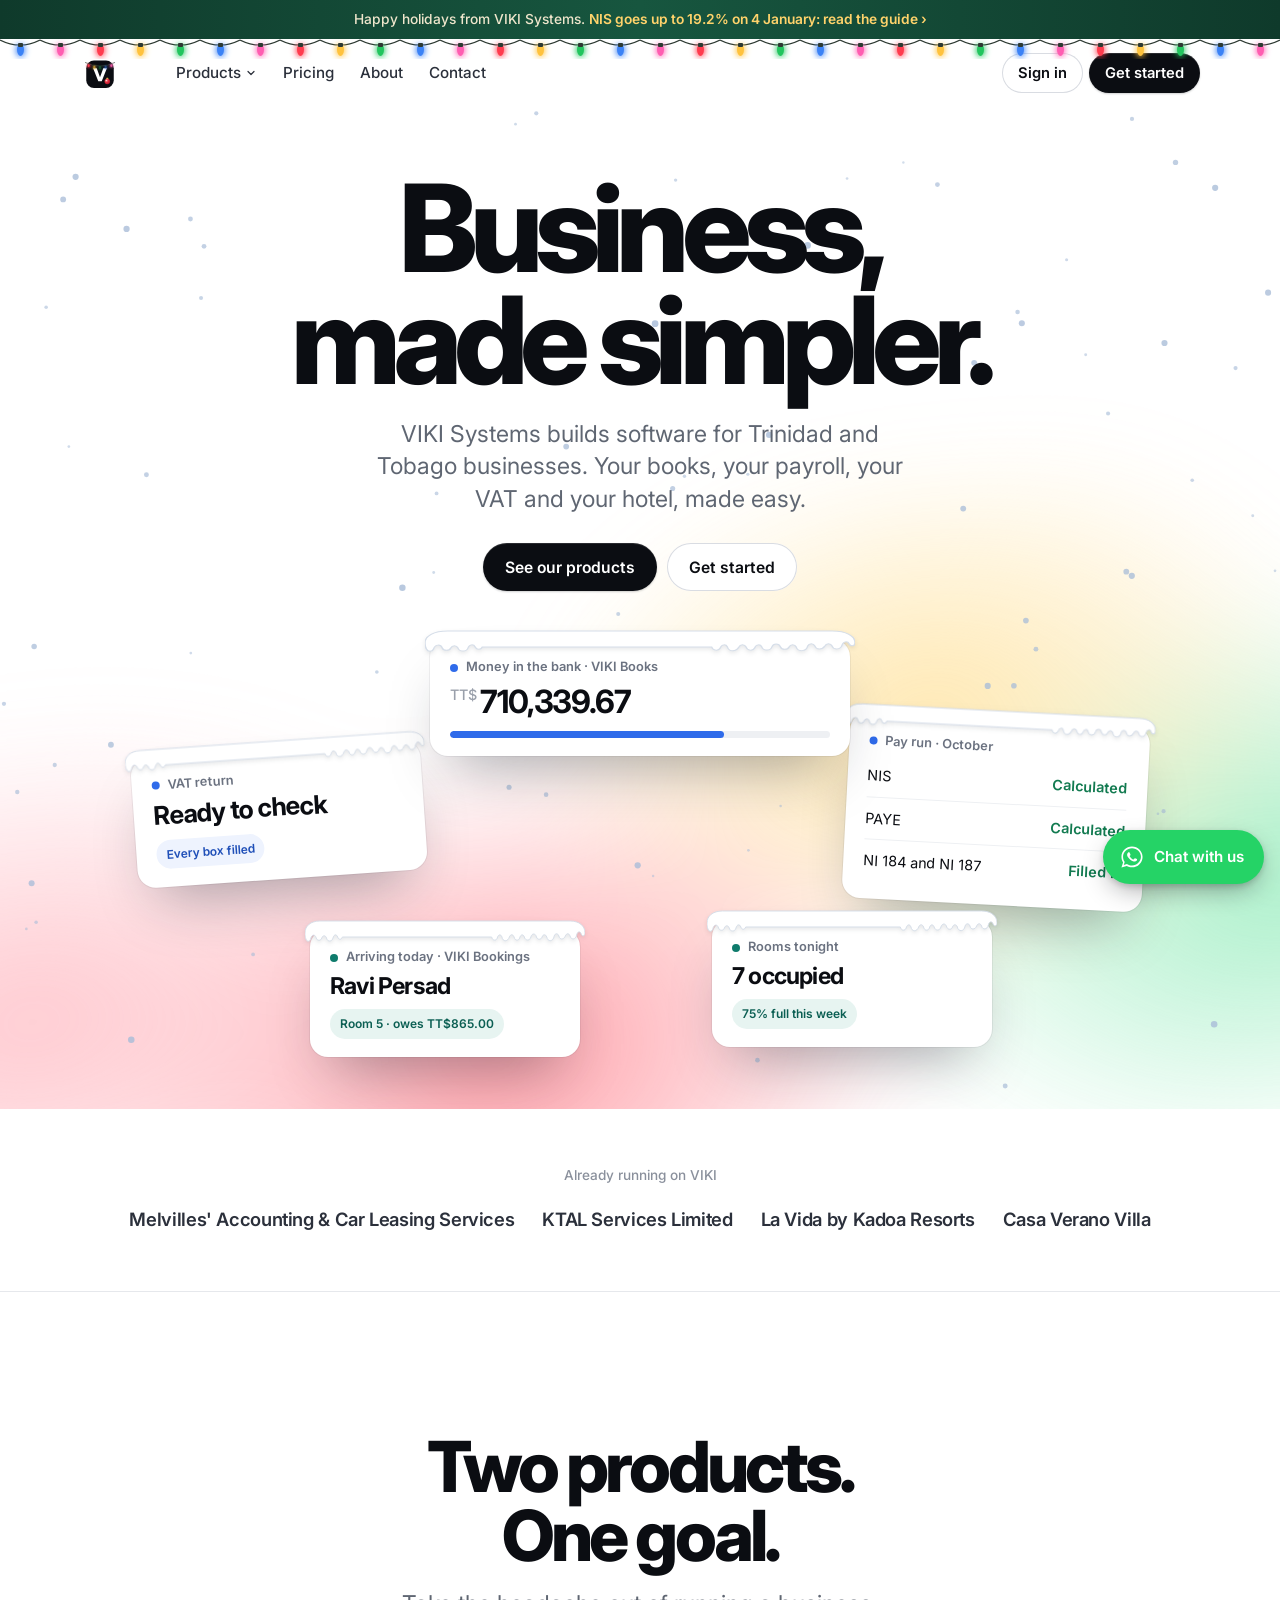
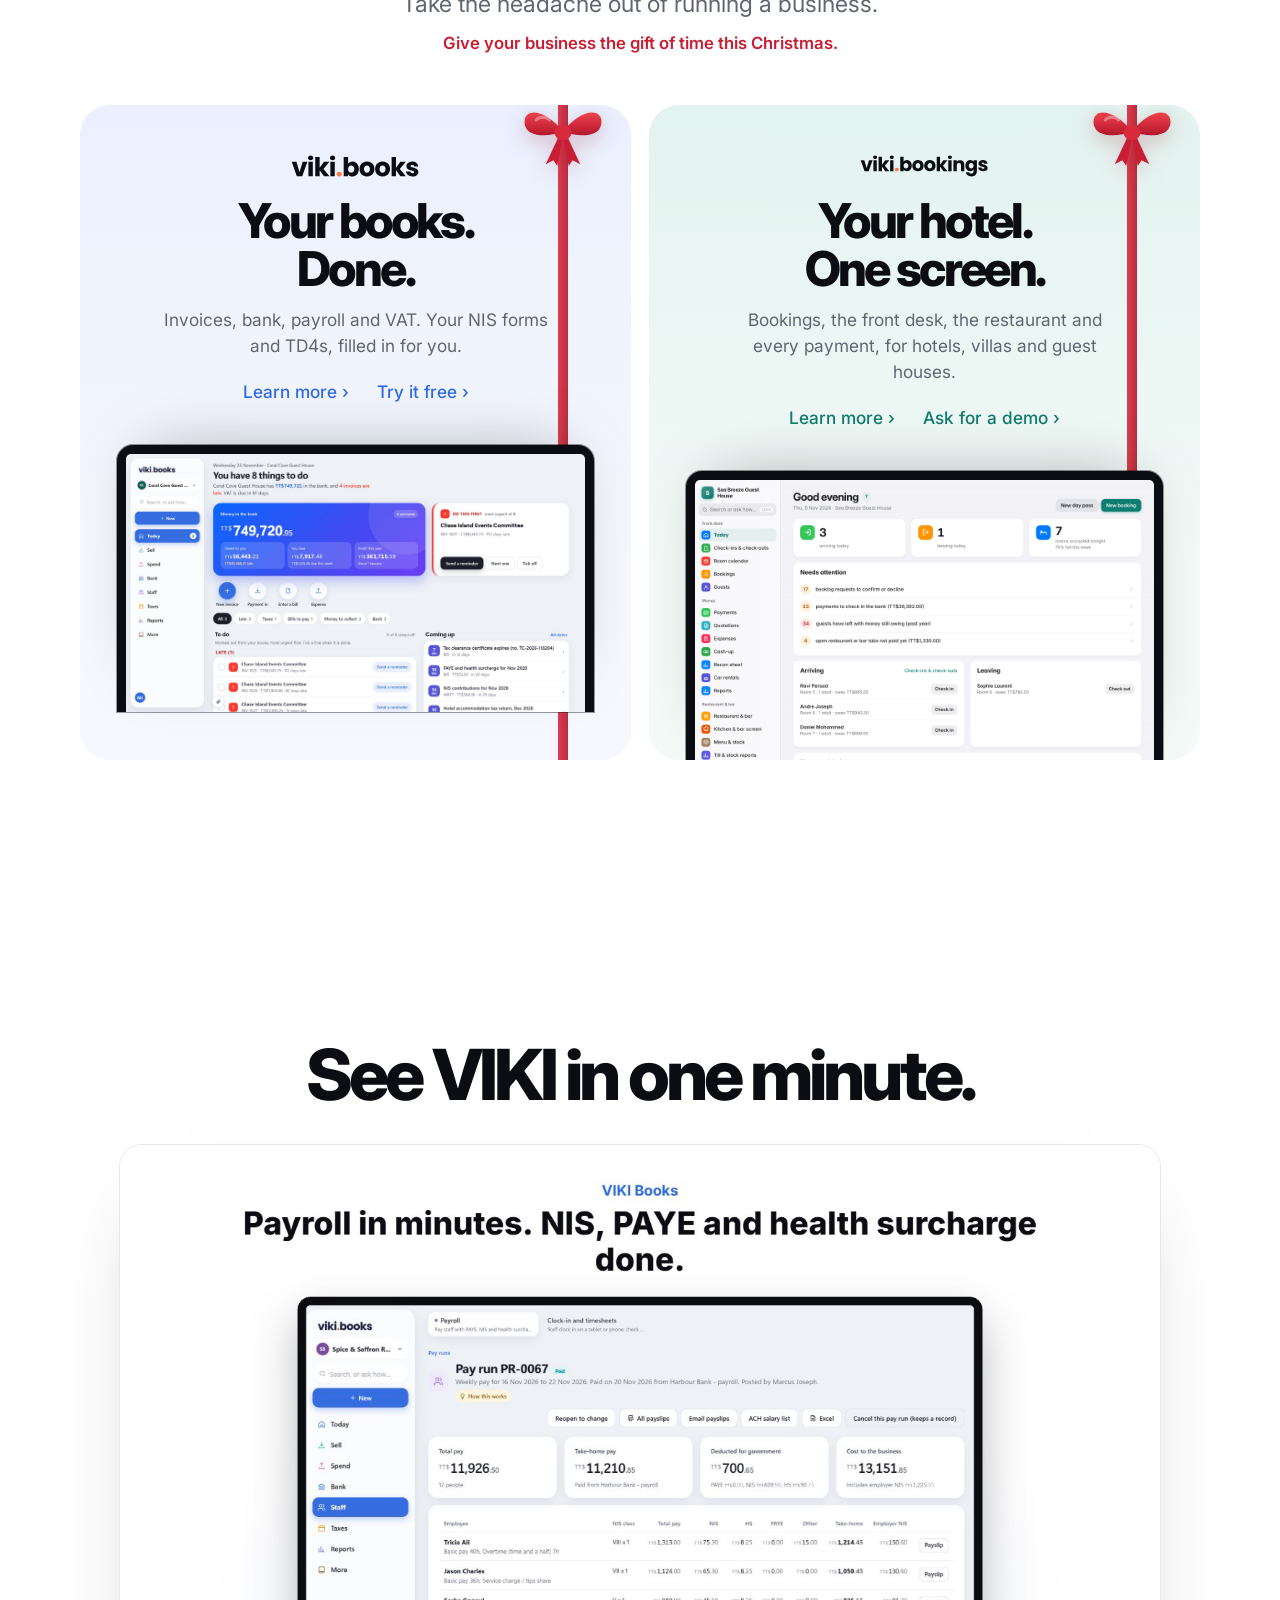
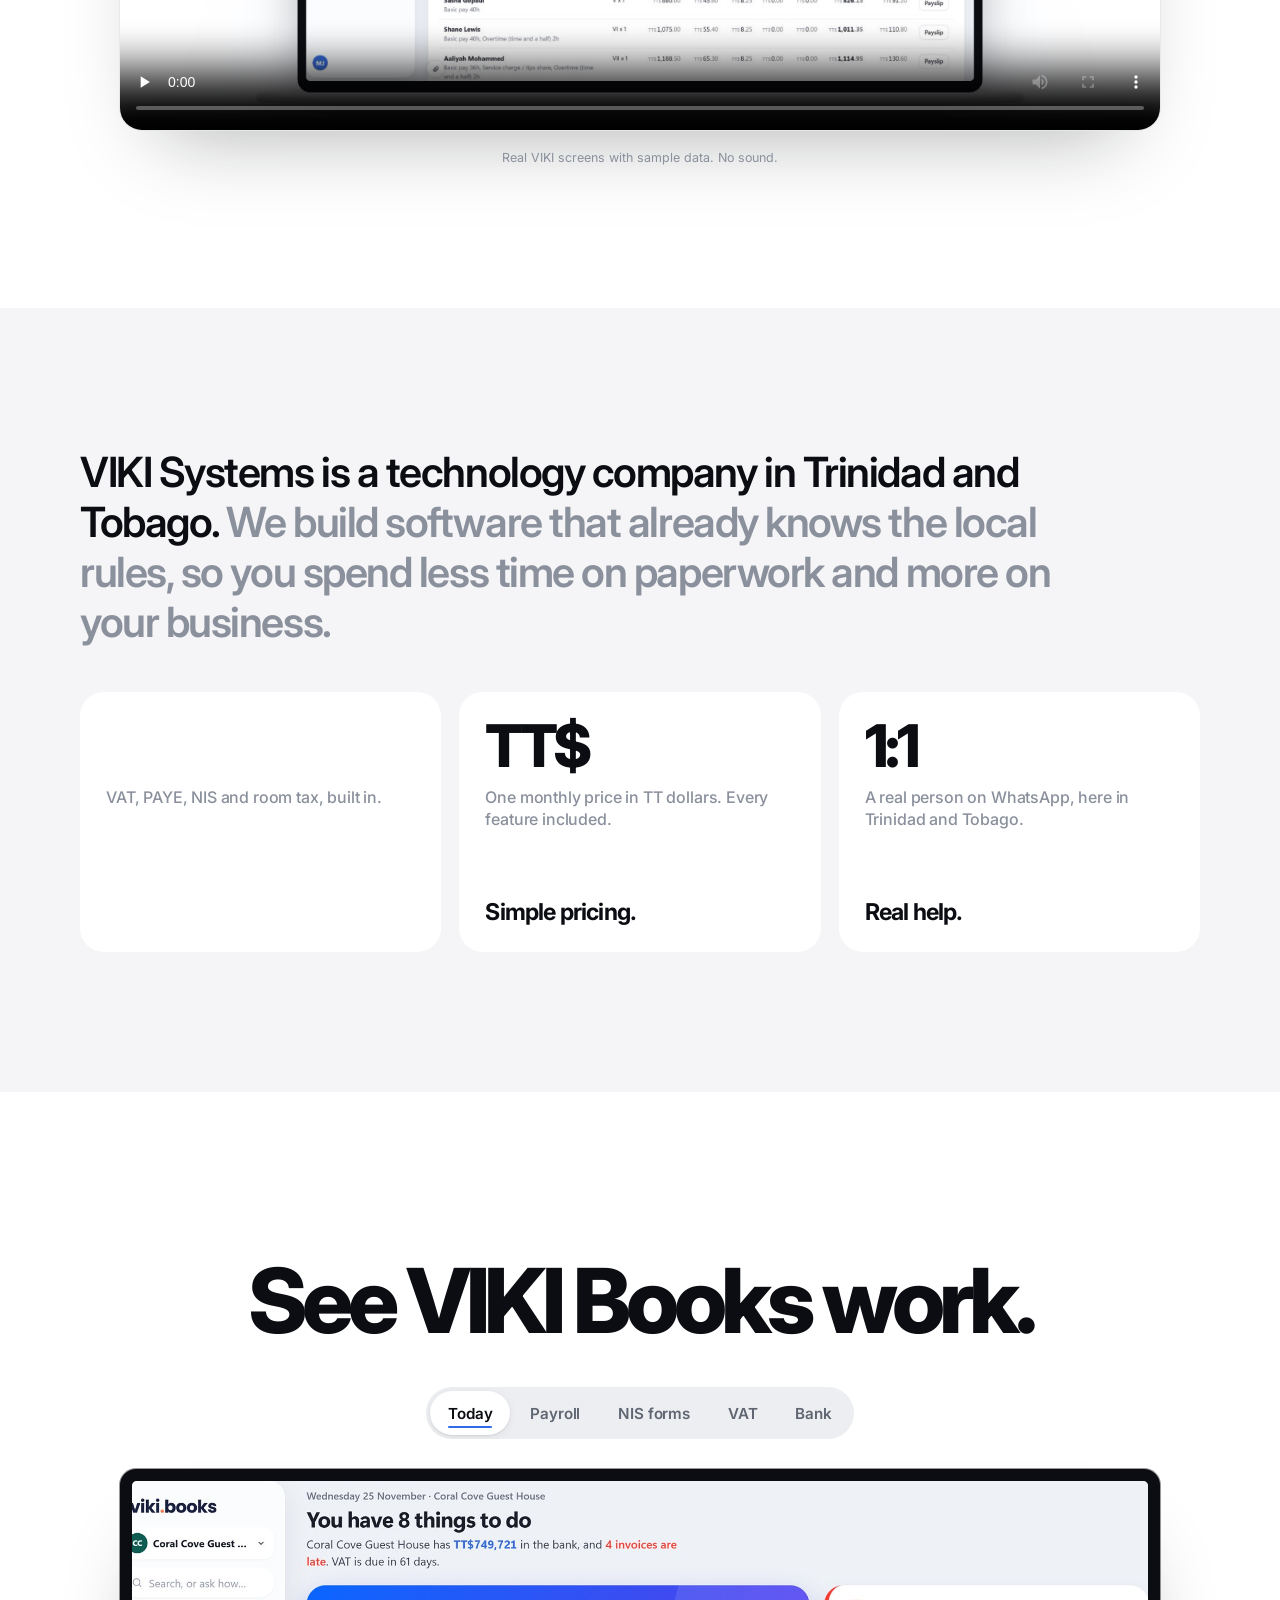
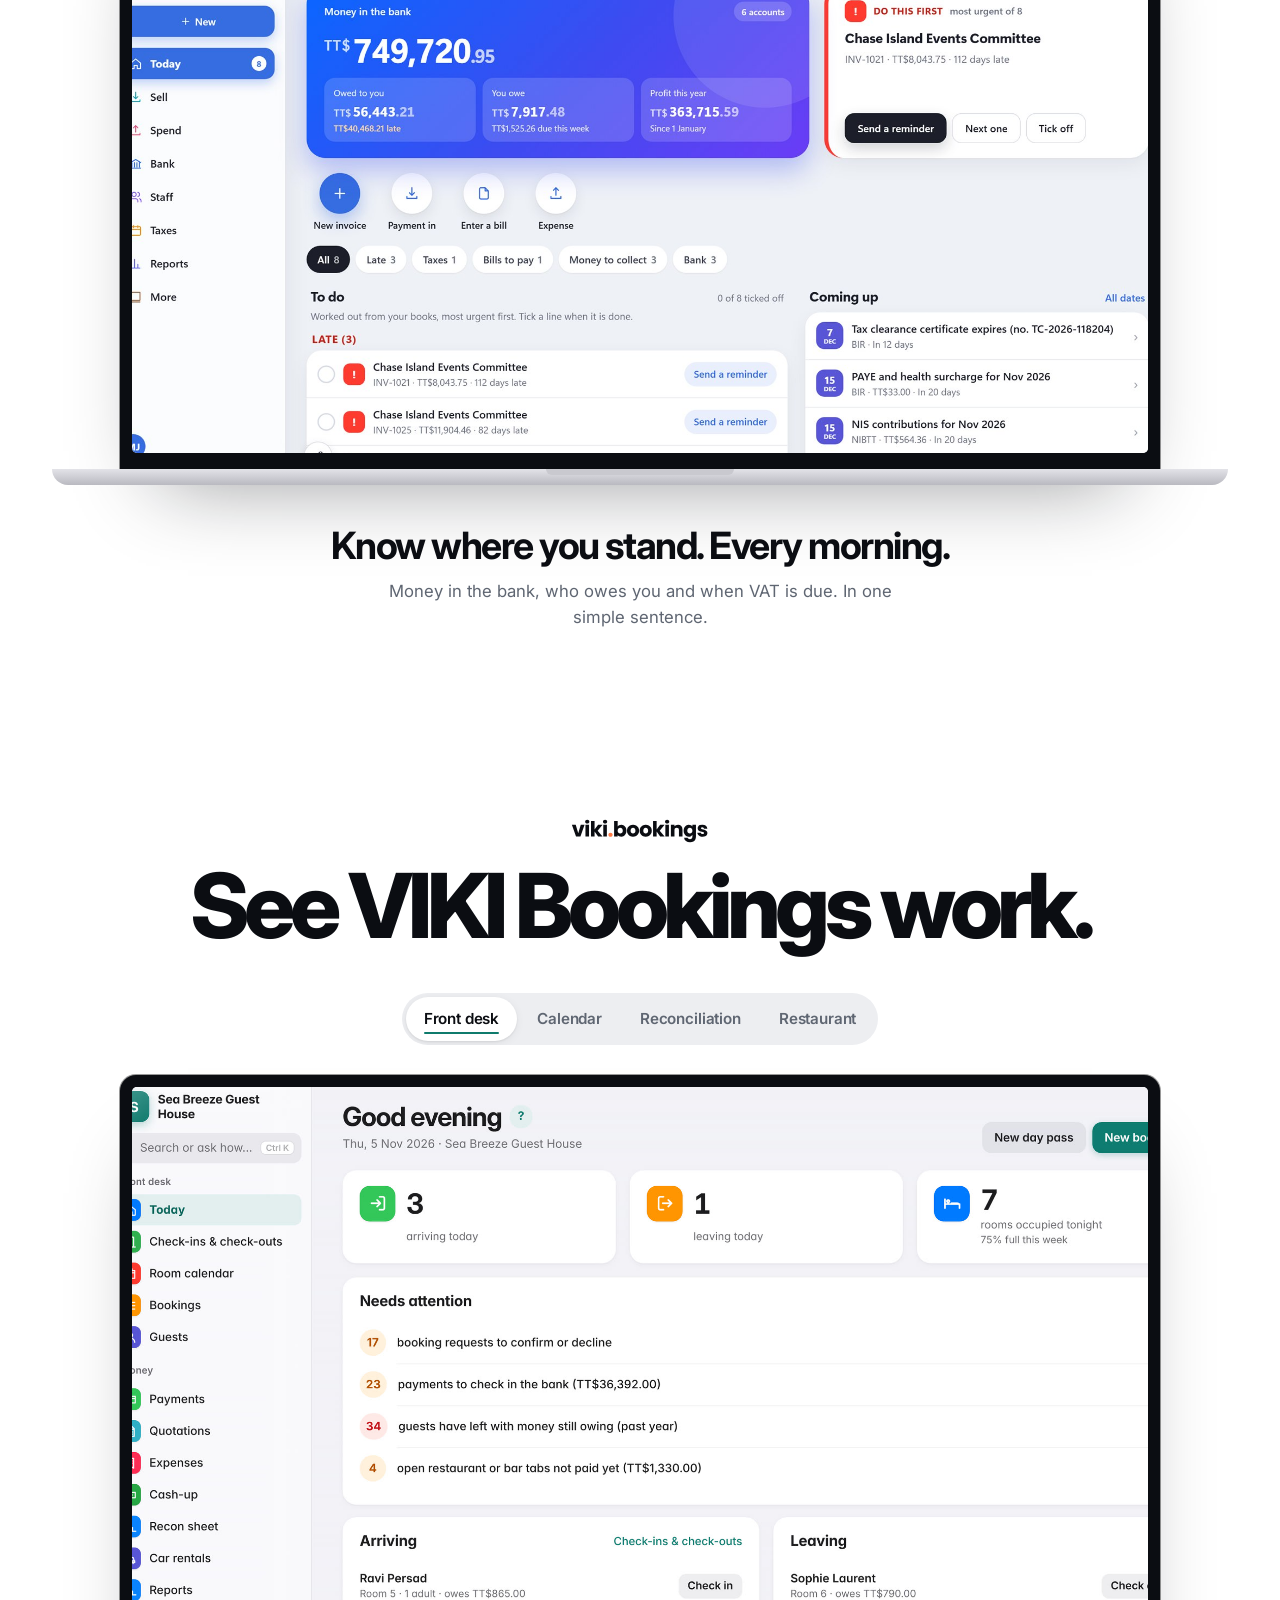
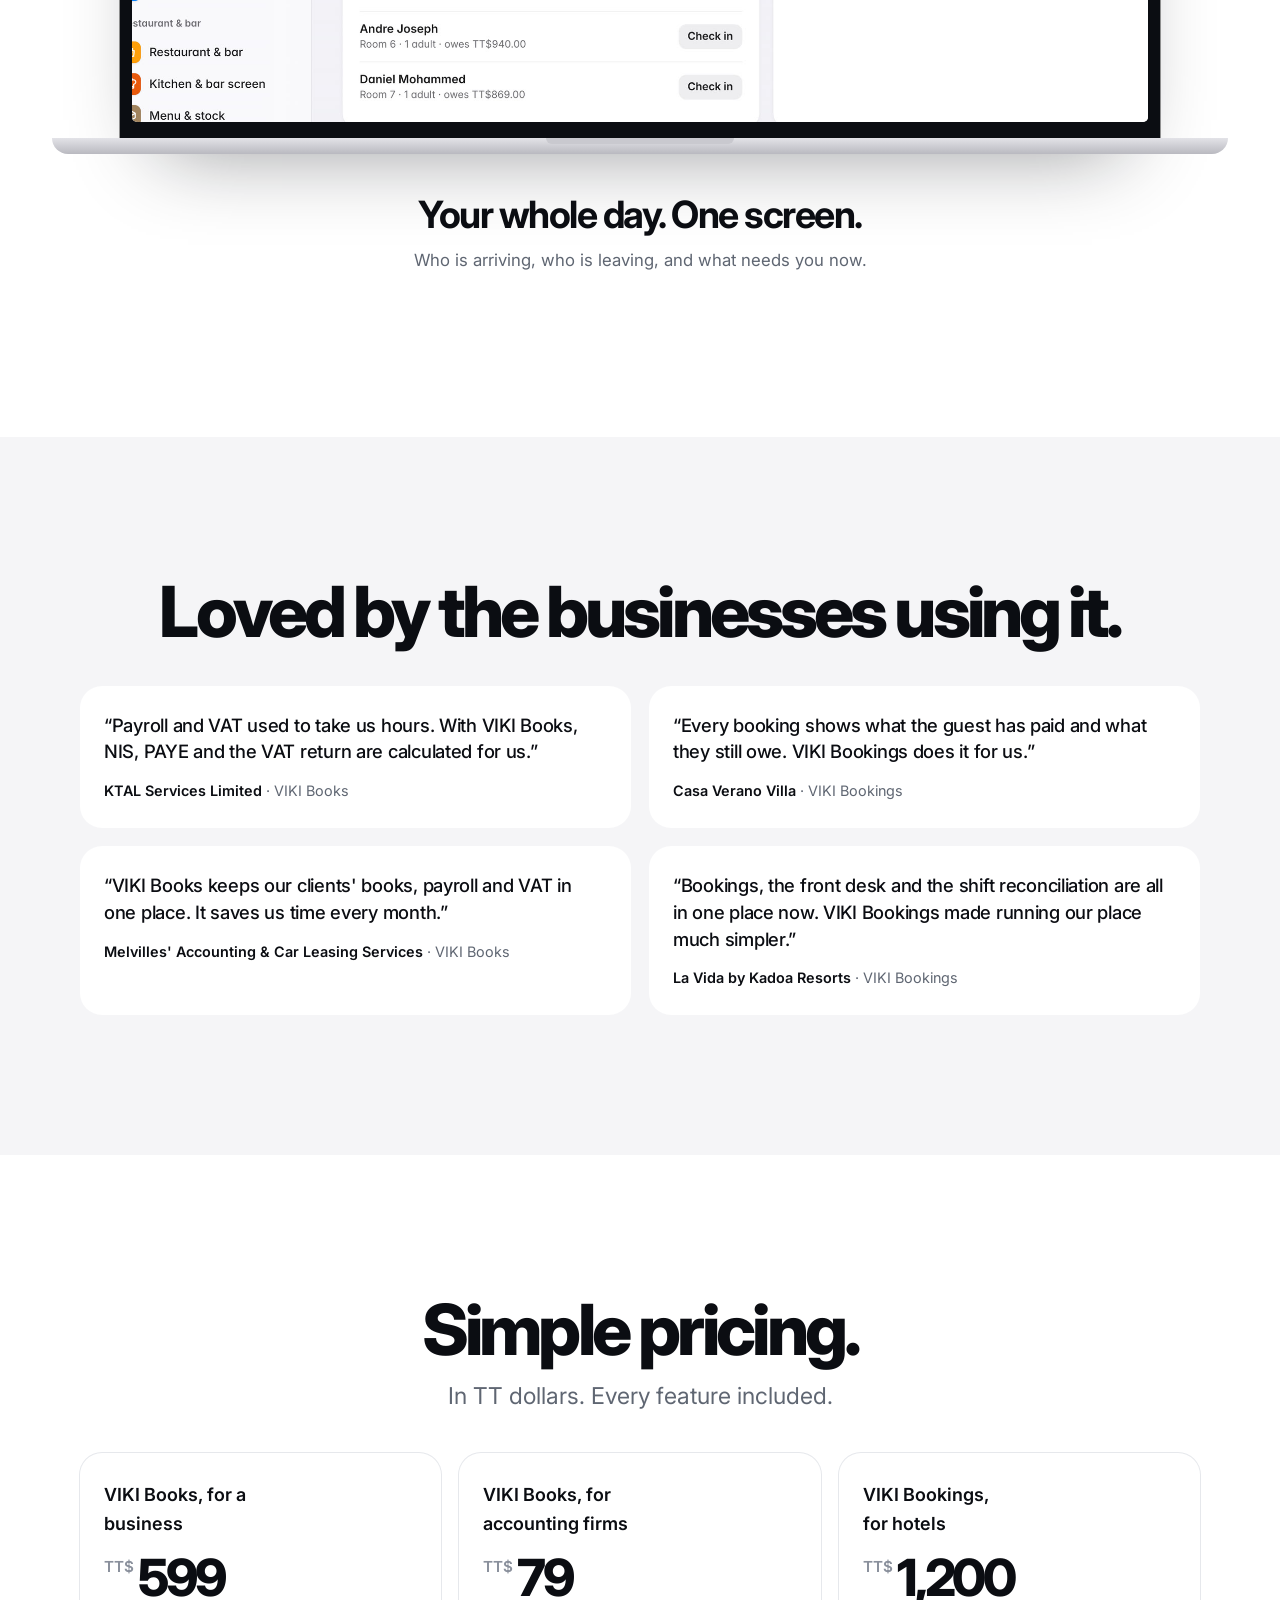
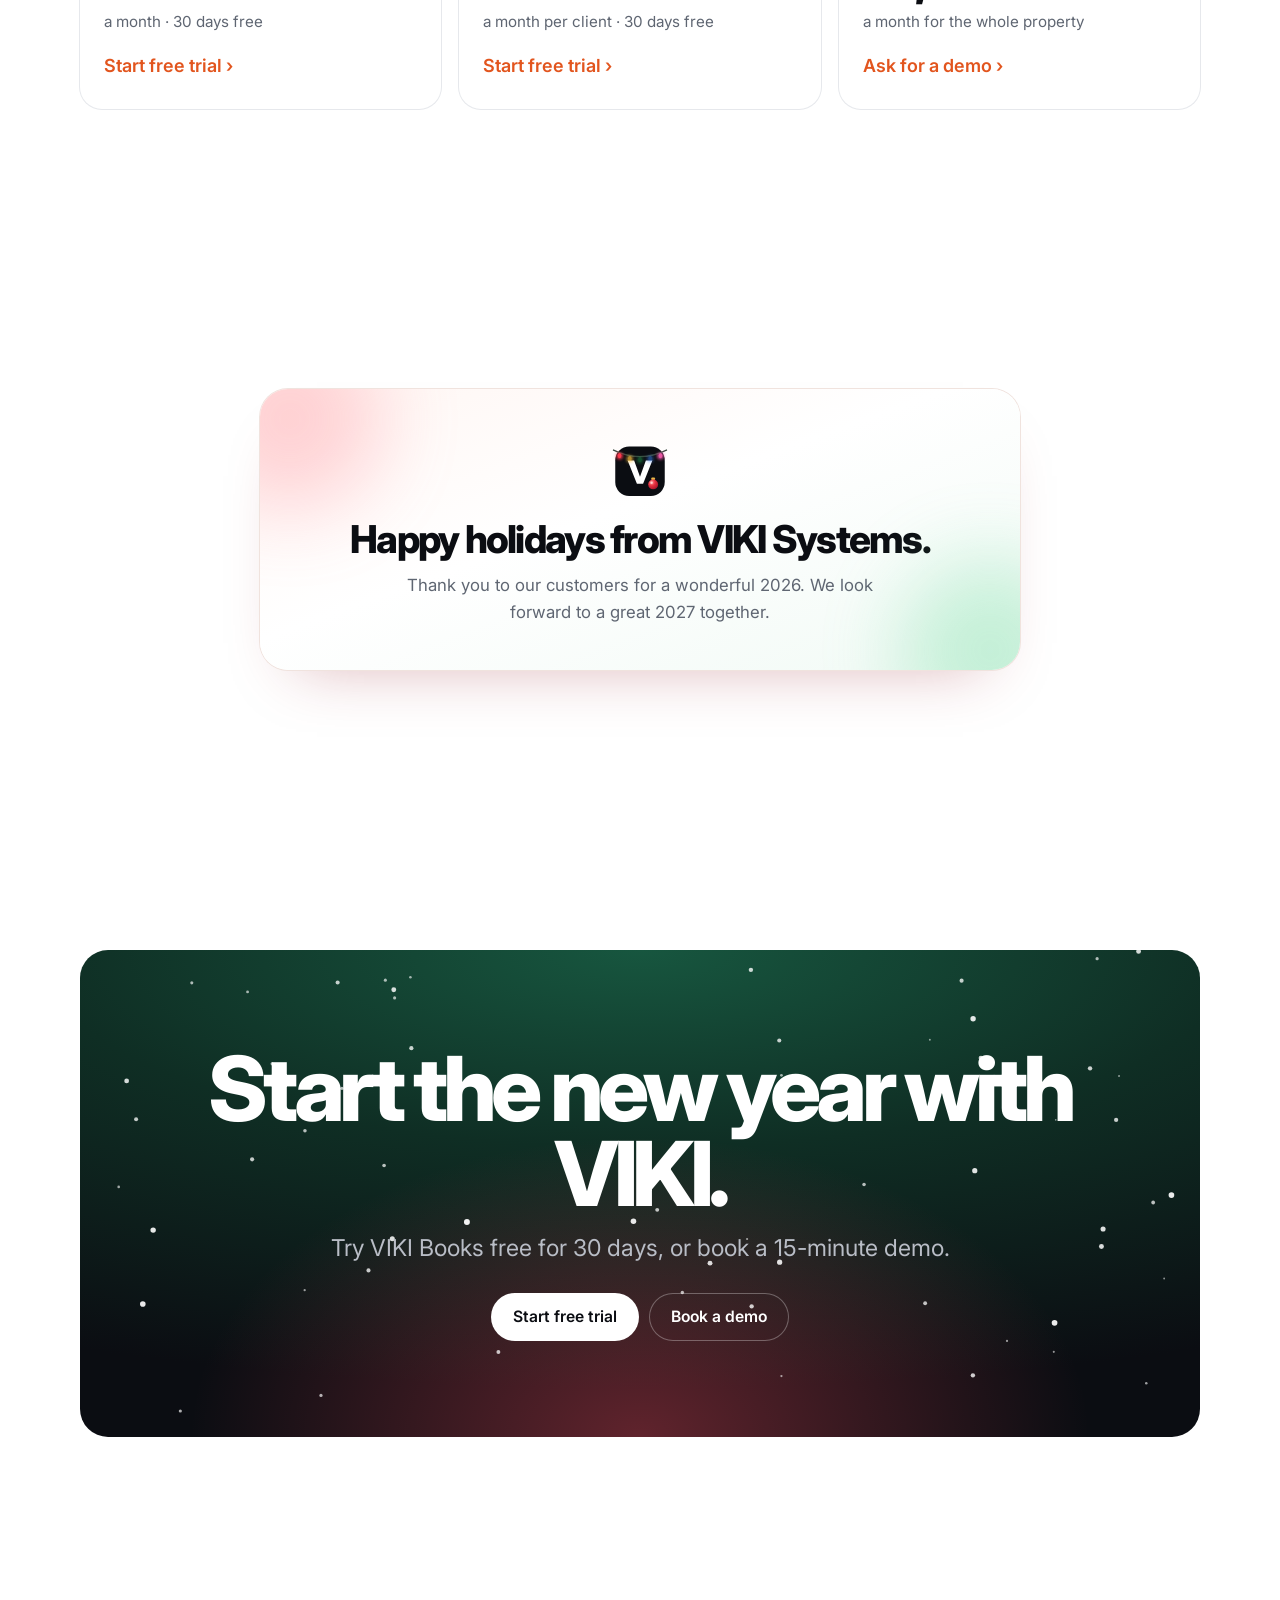
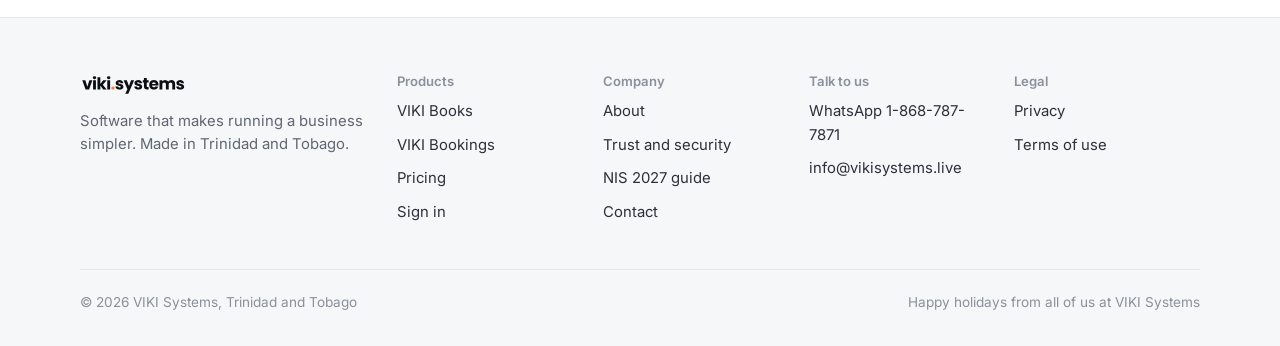
<file: index.html>
<!doctype html>
<html lang="en" class="xmas">
<head>
<meta charset="utf-8">
<meta name="viewport" content="width=device-width, initial-scale=1, viewport-fit=cover">
<title>VIKI Systems | Business, made simpler</title>
<meta name="description" content="VIKI Systems makes software that keeps your books, pays your staff, prepares your VAT and runs your hotel. VIKI Books and VIKI Bookings, made in Trinidad and Tobago.">
<link rel="canonical" href="https://vikisystems.live/">
<meta name="theme-color" content="#FFFFFF">
<meta property="og:type" content="website">
<meta property="og:site_name" content="VIKI Systems">
<meta property="og:title" content="VIKI Systems | Business, made simpler">
<meta property="og:description" content="VIKI Systems makes software that keeps your books, pays your staff, prepares your VAT and runs your hotel. VIKI Books and VIKI Bookings, made in Trinidad and Tobago.">
<meta property="og:url" content="https://vikisystems.live/">
<meta property="og:image" content="https://vikisystems.live/assets/products/books/books-today-dashboard.jpg">
<meta name="twitter:card" content="summary_large_image">
<link rel="icon" type="image/svg+xml" href="assets/brand/viki-v-holiday-lights.svg">
<link rel="preconnect" href="https://fonts.googleapis.com">
<link rel="preconnect" href="https://fonts.gstatic.com" crossorigin>
<link href="https://fonts.googleapis.com/css2?family=Inter:wght@400;500;600;700;800&display=swap" rel="stylesheet">
<link rel="stylesheet" href="v5.css?v=20261126c">
<link rel="stylesheet" href="v6.css?v=20261126c">
<link rel="stylesheet" href="xmas2.css?v=20261126c">
<script>document.documentElement.classList.add("js")</script>
</head>
<body>
<a class="skip" href="#main">Skip to content</a><a class="ribbon" href="nis-2027/">Happy holidays from VIKI Systems. <b>NIS goes up to 19.2% on 4 January: read the guide ›</b></a><div class="xlights" aria-hidden="true"><i style="--c:#FF3B4E;--d:0s"></i><i style="--c:#FFC23C;--d:-0.55s"></i><i style="--c:#22C55E;--d:-1.1s"></i><i style="--c:#3B82F6;--d:-1.6500000000000001s"></i><i style="--c:#FF5DB1;--d:-2.2s"></i><i style="--c:#FF3B4E;--d:0s"></i><i style="--c:#FFC23C;--d:-0.55s"></i><i style="--c:#22C55E;--d:-1.1s"></i><i style="--c:#3B82F6;--d:-1.6500000000000001s"></i><i style="--c:#FF5DB1;--d:-2.2s"></i><i style="--c:#FF3B4E;--d:0s"></i><i style="--c:#FFC23C;--d:-0.55s"></i><i style="--c:#22C55E;--d:-1.1s"></i><i style="--c:#3B82F6;--d:-1.6500000000000001s"></i><i style="--c:#FF5DB1;--d:-2.2s"></i><i style="--c:#FF3B4E;--d:0s"></i><i style="--c:#FFC23C;--d:-0.55s"></i><i style="--c:#22C55E;--d:-1.1s"></i><i style="--c:#3B82F6;--d:-1.6500000000000001s"></i><i style="--c:#FF5DB1;--d:-2.2s"></i><i style="--c:#FF3B4E;--d:0s"></i><i style="--c:#FFC23C;--d:-0.55s"></i><i style="--c:#22C55E;--d:-1.1s"></i><i style="--c:#3B82F6;--d:-1.6500000000000001s"></i><i style="--c:#FF5DB1;--d:-2.2s"></i><i style="--c:#FF3B4E;--d:0s"></i><i style="--c:#FFC23C;--d:-0.55s"></i><i style="--c:#22C55E;--d:-1.1s"></i><i style="--c:#3B82F6;--d:-1.6500000000000001s"></i><i style="--c:#FF5DB1;--d:-2.2s"></i><i style="--c:#FF3B4E;--d:0s"></i><i style="--c:#FFC23C;--d:-0.55s"></i><i style="--c:#22C55E;--d:-1.1s"></i><i style="--c:#3B82F6;--d:-1.6500000000000001s"></i><i style="--c:#FF5DB1;--d:-2.2s"></i><i style="--c:#FF3B4E;--d:0s"></i><i style="--c:#FFC23C;--d:-0.55s"></i><i style="--c:#22C55E;--d:-1.1s"></i><i style="--c:#3B82F6;--d:-1.6500000000000001s"></i><i style="--c:#FF5DB1;--d:-2.2s"></i><i style="--c:#FF3B4E;--d:0s"></i><i style="--c:#FFC23C;--d:-0.55s"></i><i style="--c:#22C55E;--d:-1.1s"></i><i style="--c:#3B82F6;--d:-1.6500000000000001s"></i><i style="--c:#FF5DB1;--d:-2.2s"></i><i style="--c:#FF3B4E;--d:0s"></i><i style="--c:#FFC23C;--d:-0.55s"></i><i style="--c:#22C55E;--d:-1.1s"></i></div>
<header class="nav">
  <div class="wrap nav__in">
    <a class="nav__logo" href="./" aria-label="VIKI Systems home"><img src="assets/brand/viki-v-holiday-lights.svg" alt="VIKI Systems" width="40" height="40" class="vmark"></a>
    <nav class="nav__links" aria-label="Main">
      <div class="nav__drop">
        <button type="button" aria-expanded="false" aria-haspopup="true">Products <svg viewBox="0 0 24 24" fill="none" stroke="currentColor" stroke-width="2.4" stroke-linecap="round" stroke-linejoin="round" aria-hidden="true"><path d="M6 9l6 6 6-6"/></svg></button>
        <div class="nav__panel">
          <a class="nav__item" href="books/"><i class="pico pico--books" aria-hidden="true"><svg viewBox="0 0 24 24" fill="none" stroke="currentColor" stroke-width="2" stroke-linecap="round" stroke-linejoin="round"><path d="M4 20V10M10 20V4M16 20v-7M22 20H2"/></svg></i><span><b>VIKI Books</b><span>Accounting, payroll and VAT for businesses and accounting firms</span></span></a>
          <a class="nav__item" href="bookings/"><i class="pico pico--bk" aria-hidden="true"><svg viewBox="0 0 24 24" fill="none" stroke="currentColor" stroke-width="2" stroke-linecap="round" stroke-linejoin="round"><path d="M3 18V8M3 14h18v4M21 14v-2a3 3 0 0 0-3-3h-7v5"/><circle cx="7" cy="11" r="2"/></svg></i><span><b>VIKI Bookings</b><span>Bookings, front desk, restaurant, payments and shift reconciliation for hotels</span></span></a>
        </div>
      </div>
      <a href="pricing/">Pricing</a>
      <a href="about/">About</a>
      <a href="contact/">Contact</a>
    </nav>
    <div class="nav__right">
      <a class="btn btn--light btn--sm nav__signin" href="https://books.vikisystems.live/">Sign in</a>
      <a class="btn btn--dark btn--sm" href="pricing/">Get started</a>
      <button class="nav__burger" type="button" aria-label="Open menu" aria-expanded="false" aria-controls="sheet"><span></span></button>
    </div>
  </div>
</header>
<div class="sheet" id="sheet">
  <div class="sheet__group">
    <p class="sheet__label">Products</p>
    <a class="nav__item" href="books/"><i class="pico pico--books" aria-hidden="true"><svg viewBox="0 0 24 24" fill="none" stroke="currentColor" stroke-width="2" stroke-linecap="round" stroke-linejoin="round"><path d="M4 20V10M10 20V4M16 20v-7M22 20H2"/></svg></i><span><b>VIKI Books</b><span>Accounting, payroll and VAT for businesses and accounting firms</span></span></a>
          <a class="nav__item" href="bookings/"><i class="pico pico--bk" aria-hidden="true"><svg viewBox="0 0 24 24" fill="none" stroke="currentColor" stroke-width="2" stroke-linecap="round" stroke-linejoin="round"><path d="M3 18V8M3 14h18v4M21 14v-2a3 3 0 0 0-3-3h-7v5"/><circle cx="7" cy="11" r="2"/></svg></i><span><b>VIKI Bookings</b><span>Bookings, front desk, restaurant, payments and shift reconciliation for hotels</span></span></a>
  </div>
  <div class="sheet__links">
    <a href="pricing/">Pricing</a>
    <a href="about/">About</a>
    <a href="trust/">Trust and security</a>
    <a href="contact/">Contact</a>
  </div>
  <div class="sheet__cta">
    <a class="btn btn--dark" href="pricing/">Get started</a>
    <a class="btn btn--light" href="https://books.vikisystems.live/">Sign in to VIKI Books</a>
  </div>
</div>
<main id="main">
<!-- HERO: who we are, in one line, over crafted VIKI panels -->
<section class="hx6" data-snow="light">
  <div class="glow" aria-hidden="true"></div>
  <div class="wrap">
    <h1 class="h-hero rv">Business,<br><span class="g">made simpler.</span></h1>
    <p class="lede rv rv-d1">VIKI Systems builds software for Trinidad and Tobago businesses. Your books, your payroll, your VAT and your hotel, made easy.</p>
    <div class="actions actions--stack rv rv-d2">
      <a class="btn btn--dark" href="#products">See our products</a>
      <a class="btn btn--light" href="pricing/">Get started</a>
    </div>
    <div class="stage6 rv" aria-label="Examples from VIKI Books and VIKI Bookings, with sample data" role="img">
      <div class="ui6 p1"><small><i></i>Money in the bank · VIKI Books</small><b><s>TT$</s>710,339.67</b><div class="bar"><i style="--w:72%"></i></div></div>
      <div class="ui6 p2 float"><small><i></i>VAT return</small><b style="font-size:1.6rem">Ready to check</b><span class="tagx">Every box filled</span></div>
      <div class="ui6 p3 float float--2"><small><i></i>Pay run · October</small><div class="r"><span>NIS</span><span class="ok">Calculated</span></div><div class="r"><span>PAYE</span><span class="ok">Calculated</span></div><div class="r"><span>NI 184 and NI 187</span><span class="ok">Filled in</span></div></div>
      <div class="ui6 ui6--bk p4 float float--3"><small><i></i>Arriving today · VIKI Bookings</small><b style="font-size:1.45rem">Ravi Persad</b><span class="tagx">Room 5 · owes TT$865.00</span></div>
      <div class="ui6 ui6--bk p5 float"><small><i></i>Rooms tonight</small><b style="font-size:1.45rem">7 occupied</b><span class="tagx">75% full this week</span></div>
    </div>
  </div>
</section>

<!-- CUSTOMERS -->
<section class="users">
  <div class="wrap">
    <p>Already running on VIKI</p>
    <ul><li>Melvilles' Accounting &amp; Car Leasing Services</li><li>KTAL Services Limited</li><li>La Vida by Kadoa Resorts</li><li>Casa Verano Villa</li></ul>
  </div>
</section>

<!-- WHAT WE MAKE: the two products, side by side -->
<section class="sec" id="products">
  <div class="wrap">
    <h2 class="h-2 center rv">Two products.<br><span class="g">One goal.</span></h2>
    <p class="lede center rv" style="margin:18px auto 0;max-width:560px">Take the headache out of running a business.</p>
    <p class="giftline rv">Give your business the gift of time this Christmas.</p>
    <div class="ptiles">
      <article class="ptile ptile--books rv"><svg class="bow" viewBox="0 0 96 72" aria-hidden="true"><defs><linearGradient id="bw" x1="0" x2="0" y1="0" y2="1"><stop offset="0" stop-color="#F0434F"/><stop offset="1" stop-color="#B5162B"/></linearGradient></defs><path d="M48 34 C30 10 6 8 8 26 C10 40 32 40 48 34Z" fill="url(#bw)"/><path d="M48 34 C66 10 90 8 88 26 C86 40 64 40 48 34Z" fill="url(#bw)"/><path d="M44 38 L30 68 L38 64 L42 70 L48 40Z" fill="#C81E33"/><path d="M52 38 L66 68 L58 64 L54 70 L48 40Z" fill="#C81E33"/><ellipse cx="48" cy="35" rx="9" ry="8" fill="#D92A3D"/><path d="M20 22 C24 18 30 18 34 22" stroke="#fff" stroke-opacity=".35" stroke-width="3" fill="none" stroke-linecap="round"/></svg>
        <img class="ptile__logo" src="assets/brand/viki-books-logo-dark.svg" alt="VIKI Books" width="137" height="28">
        <h3>Your books.<br><span class="g">Done.</span></h3>
        <p>Invoices, bank, payroll and VAT. Your NIS forms and TD4s, filled in for you.</p>
        <p class="more"><a href="books/">Learn more ›</a><a href="https://books.vikisystems.live/#/signup">Try it free ›</a></p>
        <div class="ptile__shot"><div class="mac__scr"><img src="assets/products/books/books-today-dashboard.jpg" alt="VIKI Books Today screen with money in the bank and when VAT is due (sample business)" width="2000" height="1125" loading="lazy"></div></div>
      </article>
      <article class="ptile ptile--bk rv rv-d1"><svg class="bow" viewBox="0 0 96 72" aria-hidden="true"><defs><linearGradient id="bw" x1="0" x2="0" y1="0" y2="1"><stop offset="0" stop-color="#F0434F"/><stop offset="1" stop-color="#B5162B"/></linearGradient></defs><path d="M48 34 C30 10 6 8 8 26 C10 40 32 40 48 34Z" fill="url(#bw)"/><path d="M48 34 C66 10 90 8 88 26 C86 40 64 40 48 34Z" fill="url(#bw)"/><path d="M44 38 L30 68 L38 64 L42 70 L48 40Z" fill="#C81E33"/><path d="M52 38 L66 68 L58 64 L54 70 L48 40Z" fill="#C81E33"/><ellipse cx="48" cy="35" rx="9" ry="8" fill="#D92A3D"/><path d="M20 22 C24 18 30 18 34 22" stroke="#fff" stroke-opacity=".35" stroke-width="3" fill="none" stroke-linecap="round"/></svg>
        <img class="ptile__logo" src="assets/brand/viki-bookings-logo-dark.svg" alt="VIKI Bookings" width="180" height="28">
        <h3>Your hotel.<br><span class="g">One screen.</span></h3>
        <p>Bookings, the front desk, the restaurant and every payment, for hotels, villas and guest houses.</p>
        <p class="more"><a href="bookings/">Learn more ›</a><a href="https://wa.me/18687877871?text=Hi%2C%20I%27d%20like%20a%20demo%20of%20VIKI%20Bookings%20for%20my%20property." target="_blank" rel="noopener">Ask for a demo ›</a></p>
        <div class="ptile__shot"><div class="mac__scr"><img src="assets/products/bookings/bookings-front-desk.jpg" alt="VIKI Bookings front desk with arrivals, departures and what needs attention (sample guest house)" width="2200" height="1376" loading="lazy"></div></div>
      </article>
    </div>
  </div>
</section>

<!-- ONE-MINUTE VIDEO -->
<section class="sec sec--tight" id="video">
  <div class="wrap">
    <h2 class="h-2 center rv">See VIKI in one minute.</h2>
    <div class="vid rv"><video controls playsinline preload="none" poster="assets/video/viki-in-one-minute.jpg" width="1440" height="810" aria-label="One-minute tour of VIKI Books and VIKI Bookings"><source src="assets/video/viki-in-one-minute.mp4" type="video/mp4"></video></div>
    <p class="sample center">Real VIKI screens with sample data. No sound.</p>
  </div>
</section>

<!-- WHO WE ARE -->
<section class="sec sec--apple">
  <div class="wrap">
    <p class="statement rv">VIKI Systems is a technology company in Trinidad and Tobago. <span>We build software that already knows the local rules, so you spend less time on paperwork and more on your business.</span></p>
    <div class="bento rv" style="margin-top:44px">
      <div class="tile tile--dark w2"><p class="big">BIR<small>VAT, PAYE, NIS and room tax, built in.</small></p><h3>Made for here.</h3></div>
      <div class="tile w2"><p class="big">TT$<small>One monthly price in TT dollars. Every feature included.</small></p><h3>Simple pricing.</h3></div>
      <div class="tile w2"><p class="big">1:1<small>A real person on WhatsApp, here in Trinidad and Tobago.</small></p><h3>Real help.</h3></div>
    </div>
  </div>
</section>

<!-- VIKI BOOKS, interactive -->
<section class="show6 show6--books" id="books">
  <div class="wrap">
    <img class="show6__logo rv" src="assets/brand/viki-books-logo-dark.svg" alt="VIKI Books" width="137" height="28">
    <h2 class="h-1 rv">See VIKI Books work.</h2>
    <div class="xp xp--books rv" data-xp>
      <div class="xp__tabs" role="tablist" aria-label="VIKI Books screens"><button type="button" role="tab" id="xp-books-5-t0" aria-controls="xp-books-5-p0" aria-selected="true" tabindex="0"><span>Today</span><i aria-hidden="true"></i></button><button type="button" role="tab" id="xp-books-5-t1" aria-controls="xp-books-5-p1" aria-selected="false" tabindex="-1"><span>Payroll</span><i aria-hidden="true"></i></button><button type="button" role="tab" id="xp-books-5-t2" aria-controls="xp-books-5-p2" aria-selected="false" tabindex="-1"><span>NIS forms</span><i aria-hidden="true"></i></button><button type="button" role="tab" id="xp-books-5-t3" aria-controls="xp-books-5-p3" aria-selected="false" tabindex="-1"><span>VAT</span><i aria-hidden="true"></i></button><button type="button" role="tab" id="xp-books-5-t4" aria-controls="xp-books-5-p4" aria-selected="false" tabindex="-1"><span>Bank</span><i aria-hidden="true"></i></button></div>
      <div class="xp__dev">
        <div class="mac"><div class="mac__scr"><div class="xp__screen" style="--ar:56.250%"><figure class="xp__slide is-on" role="tabpanel" id="xp-books-5-p0" aria-labelledby="xp-books-5-t0"><div class="xp__img" style="--fx:45%;--fy:30%"><img src="assets/products/books/books-today-dashboard.jpg" alt="VIKI Books Today screen: money in the bank, what customers owe, and the most urgent thing to do (sample business)" width="2000" height="1125" loading="lazy" decoding="async"></div></figure><figure class="xp__slide" role="tabpanel" id="xp-books-5-p1" aria-labelledby="xp-books-5-t1" hidden><div class="xp__img" style="--fx:62%;--fy:42%"><img src="assets/products/books/books-payroll.jpg" alt="VIKI Books pay run for 12 people: total pay, take-home pay, PAYE, NIS and health surcharge, and cost to the business (sample business)" width="2000" height="1125" loading="lazy" decoding="async"></div></figure><figure class="xp__slide" role="tabpanel" id="xp-books-5-p2" aria-labelledby="xp-books-5-t2" hidden><div class="xp__img" style="--fx:60%;--fy:60%"><img src="assets/products/books/books-ni184.jpg" alt="VIKI Books NIS forms: NI 184 and NI 187 filled in from the month's pay runs, with the NIB upload files (sample business)" width="2000" height="1125" loading="lazy" decoding="async"></div></figure><figure class="xp__slide" role="tabpanel" id="xp-books-5-p3" aria-labelledby="xp-books-5-t3" hidden><div class="xp__img" style="--fx:40%;--fy:70%"><img src="assets/products/books/books-vat-return.jpg" alt="VIKI Books VAT return laid out box by box like the BIR VAT 101 form (sample business)" width="2000" height="1125" loading="lazy" decoding="async"></div></figure><figure class="xp__slide" role="tabpanel" id="xp-books-5-p4" aria-labelledby="xp-books-5-t4" hidden><div class="xp__img" style="--fx:55%;--fy:55%"><img src="assets/products/books/books-bank-matching.jpg" alt="VIKI Books bank matching: bank statement lines with the payment VIKI suggests for each (sample business)" width="2000" height="1125" loading="lazy" decoding="async"></div></figure></div></div><div class="mac__base"></div></div>
      </div>
      <div class="xp__copy"><div class="xp__txt is-on"><h3>Know where you stand. Every morning.</h3><p>Money in the bank, who owes you and when VAT is due. In one simple sentence.</p></div><div class="xp__txt" hidden><h3>Payroll in minutes. NIS, PAYE and health surcharge done.</h3><p>Every pay run calculates take-home pay and what goes to the government. Payslips, emailed or printed, and a salary list for your bank.</p></div><div class="xp__txt" hidden><h3>Your NIS forms, filled in for you.</h3><p>NI 184 and NI 187 come straight from your pay runs, with the NIB online upload file. TD4s at year end too.</p></div><div class="xp__txt" hidden><h3>Your VAT return. Every box filled.</h3><p>Laid out like the BIR form. Check it, enter it on e-Tax by the 25th, done.</p></div><div class="xp__txt" hidden><h3>Your bank, matched in one click.</h3><p>Import your bank statement. VIKI finds each payment in your books, and you accept them all at once.</p></div></div>
    </div>
  </div>
</section>

<!-- VIKI BOOKINGS, interactive -->
<section class="show6 show6--bk" id="bookings">
  <div class="wrap">
    <img class="show6__logo rv" src="assets/brand/viki-bookings-logo-dark.svg" alt="VIKI Bookings" width="180" height="28">
    <h2 class="h-1 rv">See VIKI Bookings work.</h2>
    <div class="xp xp--bookings rv" data-xp>
      <div class="xp__tabs" role="tablist" aria-label="VIKI Bookings screens"><button type="button" role="tab" id="xp-bookings-4-t0" aria-controls="xp-bookings-4-p0" aria-selected="true" tabindex="0"><span>Front desk</span><i aria-hidden="true"></i></button><button type="button" role="tab" id="xp-bookings-4-t1" aria-controls="xp-bookings-4-p1" aria-selected="false" tabindex="-1"><span>Calendar</span><i aria-hidden="true"></i></button><button type="button" role="tab" id="xp-bookings-4-t2" aria-controls="xp-bookings-4-p2" aria-selected="false" tabindex="-1"><span>Reconciliation</span><i aria-hidden="true"></i></button><button type="button" role="tab" id="xp-bookings-4-t3" aria-controls="xp-bookings-4-p3" aria-selected="false" tabindex="-1"><span>Restaurant</span><i aria-hidden="true"></i></button></div>
      <div class="xp__dev">
        <div class="mac"><div class="mac__scr"><div class="xp__screen" style="--ar:62.545%"><figure class="xp__slide is-on" role="tabpanel" id="xp-bookings-4-p0" aria-labelledby="xp-bookings-4-t0"><div class="xp__img" style="--fx:28%;--fy:18%"><img src="assets/products/bookings/bookings-front-desk.jpg" alt="VIKI Bookings front desk: arrivals, departures, rooms occupied and what needs attention (sample guest house)" width="2200" height="1376" loading="lazy" decoding="async"></div></figure><figure class="xp__slide" role="tabpanel" id="xp-bookings-4-p1" aria-labelledby="xp-bookings-4-t1" hidden><div class="xp__img" style="--fx:44%;--fy:31%"><img src="assets/products/bookings/bookings-room-calendar.jpg" alt="VIKI Bookings room calendar: every room and night with what each guest owes (sample guest house)" width="2200" height="1376" loading="lazy" decoding="async"></div></figure><figure class="xp__slide" role="tabpanel" id="xp-bookings-4-p2" aria-labelledby="xp-bookings-4-t2" hidden><div class="xp__img" style="--fx:86%;--fy:44%"><img src="assets/products/bookings/bookings-cash-up.jpg" alt="VIKI Bookings shift reconciliation: total received, hotel and restaurant sales, and cash counted against expected (sample guest house)" width="2200" height="1046" loading="lazy" decoding="async"></div></figure><figure class="xp__slide" role="tabpanel" id="xp-bookings-4-p3" aria-labelledby="xp-bookings-4-t3" hidden><div class="xp__img" style="--fx:45%;--fy:41%"><img src="assets/products/bookings/bookings-restaurant-bar.jpg" alt="VIKI Bookings restaurant and bar POS: tables with open bills, food ready and quick sales (sample guest house)" width="2200" height="1376" loading="lazy" decoding="async"></div></figure></div></div><div class="mac__base"></div></div>
      </div>
      <div class="xp__copy"><div class="xp__txt is-on"><h3>Your whole day. One screen.</h3><p>Who is arriving, who is leaving, and what needs you now.</p></div><div class="xp__txt" hidden><h3>Never double-book a room again.</h3><p>Every room, every night, and what each guest still owes. Bookings from the big booking sites land here too.</p></div><div class="xp__txt" hidden><h3>Close every shift in one step.</h3><p>Staff count the cash. VIKI shows what was expected, whether the cash is short or over, and every card, deposit and Linx payment.</p></div><div class="xp__txt" hidden><h3>Tap a table. Send the order to the kitchen.</h3><p>A restaurant and bar point-of-sale system, built in. Charge it to the room, and your stock updates by itself.</p></div></div>
    </div>
  </div>
</section>

<!-- QUOTES -->
<section class="sec sec--apple" style="margin-top:96px">
  <div class="wrap">
    <h2 class="h-2 center rv" style="margin-bottom:40px">Loved by the businesses using it.</h2>
    <div class="quotes6 rv">
      <figure><blockquote>“Payroll and VAT used to take us hours. With VIKI Books, NIS, PAYE and the VAT return are calculated for us.”</blockquote><figcaption><b>KTAL Services Limited</b> · VIKI Books</figcaption></figure>
      <figure><blockquote>“Every booking shows what the guest has paid and what they still owe. VIKI Bookings does it for us.”</blockquote><figcaption><b>Casa Verano Villa</b> · VIKI Bookings</figcaption></figure>
      <figure><blockquote>“VIKI Books keeps our clients' books, payroll and VAT in one place. It saves us time every month.”</blockquote><figcaption><b>Melvilles' Accounting &amp; Car Leasing Services</b> · VIKI Books</figcaption></figure>
      <figure><blockquote>“Bookings, the front desk and the shift reconciliation are all in one place now. VIKI Bookings made running our place much simpler.”</blockquote><figcaption><b>La Vida by Kadoa Resorts</b> · VIKI Bookings</figcaption></figure>
    </div>
  </div>
</section>

<!-- PRICES -->
<section class="sec">
  <div class="wrap">
    <h2 class="h-2 center rv">Simple pricing.</h2>
    <p class="lede center rv" style="margin:16px auto 40px">In TT dollars. Every feature included.</p>
    <div class="prow rv">
      <a href="books/#prices"><span class="who">VIKI Books, for a business</span><span class="amt"><sup>TT$</sup>599</span><span class="per">a month · 30 days free</span><span class="go">Start free trial ›</span></a>
      <a href="books/#prices"><span class="who">VIKI Books, for accounting firms</span><span class="amt"><sup>TT$</sup>79</span><span class="per">a month per client · 30 days free</span><span class="go">Start free trial ›</span></a>
      <a href="bookings/#prices"><span class="who">VIKI Bookings, for hotels</span><span class="amt"><sup>TT$</sup>1,200</span><span class="per">a month for the whole property</span><span class="go">Ask for a demo ›</span></a>
    </div>
  </div>
</section>

<!-- HOLIDAY CARD -->
<section class="sec sec--tight">
  <div class="wrap">
    <div class="hcard rv">
      <img src="assets/brand/viki-v-holiday-lights.svg" alt="" width="72" height="72">
      <h2>Happy holidays from VIKI Systems.</h2>
      <p>Thank you to our customers for a wonderful 2026. We look forward to a great 2027 together.</p>
    </div>
  </div>
</section>

<!-- FINAL -->
<section class="sec sec--tight">
  <div class="final rv">
    <h2 class="h-1">Start the new year with VIKI.</h2>
    <p class="lede">Try VIKI Books free for 30 days, or book a 15-minute demo.</p>
    <div class="actions actions--stack">
      <a class="btn btn--white" href="https://books.vikisystems.live/#/signup">Start free trial</a>
      <a class="btn btn--light" href="contact/">Book a demo</a>
    </div>
  </div>
</section>
</main>
<footer class="foot">
  <div class="wrap">
    <div class="foot__grid">
      <div class="foot__brand">
        <img src="assets/brand/viki-systems-logo-dark.svg" alt="viki.systems" width="107" height="22">
        <p>Software that makes running a business simpler. Made in Trinidad and Tobago.</p>
      </div>
      <div><h4>Products</h4><ul><li><a href="books/">VIKI Books</a></li><li><a href="bookings/">VIKI Bookings</a></li><li><a href="pricing/">Pricing</a></li><li><a href="https://books.vikisystems.live/">Sign in</a></li></ul></div>
      <div><h4>Company</h4><ul><li><a href="about/">About</a></li><li><a href="trust/">Trust and security</a></li><li><a href="nis-2027/">NIS 2027 guide</a></li><li><a href="contact/">Contact</a></li></ul></div>
      <div><h4>Talk to us</h4><ul><li><a href="https://wa.me/18687877871" target="_blank" rel="noopener">WhatsApp 1-868-787-7871</a></li><li><a href="mailto:info@vikisystems.live">info@vikisystems.live</a></li></ul></div>
      <div><h4>Legal</h4><ul><li><a href="books/privacy.html">Privacy</a></li><li><a href="books/terms.html">Terms of use</a></li></ul></div>
    </div>
    <div class="foot__base"><span>© <span data-year>2026</span> VIKI Systems, Trinidad and Tobago</span><span>Happy holidays from all of us at VIKI Systems</span></div>
  </div>
</footer>
<a class="wa-fab" href="https://wa.me/18687877871?text=Hi%20VIKI%20Systems%2C%20I%20have%20a%20question." target="_blank" rel="noopener" aria-label="Chat with VIKI Systems on WhatsApp"><svg viewBox="0 0 32 32" aria-hidden="true"><path fill="currentColor" d="M16 3C8.8 3 3 8.7 3 15.8c0 2.5.7 4.9 2 6.9L3 29l6.5-1.9c1.9 1 4.1 1.6 6.5 1.6 7.2 0 13-5.7 13-12.8S23.2 3 16 3zm0 23.4c-2.1 0-4.1-.6-5.8-1.6l-.4-.2-3.9 1.1 1.1-3.7-.3-.4c-1.1-1.7-1.7-3.7-1.7-5.8C5 9.9 9.9 5.2 16 5.2s11 4.7 11 10.6-4.9 10.6-11 10.6zm6-7.9c-.3-.2-1.9-.9-2.2-1s-.5-.2-.7.2-.8 1-.9 1.2-.3.2-.6.1c-.3-.2-1.4-.5-2.6-1.6-1-.9-1.6-1.9-1.8-2.2s0-.5.1-.6l.5-.5c.1-.2.2-.3.3-.5s0-.4 0-.5-.7-1.7-1-2.3c-.3-.6-.5-.5-.7-.5h-.6c-.2 0-.5.1-.8.4s-1 1-1 2.5 1.1 2.9 1.2 3.1c.2.2 2.1 3.2 5.1 4.5.7.3 1.3.5 1.7.6.7.2 1.4.2 1.9.1.6-.1 1.9-.8 2.1-1.5.3-.7.3-1.4.2-1.5-.1-.1-.3-.2-.6-.3z"/></svg><span>Chat with us</span></a>
<script src="v5.js?v=20261126c" defer></script>
<script src="xp.js?v=20261126c" defer></script>
<script src="holiday.js?v=20261126c" defer></script>
</body>
</html>
</file>
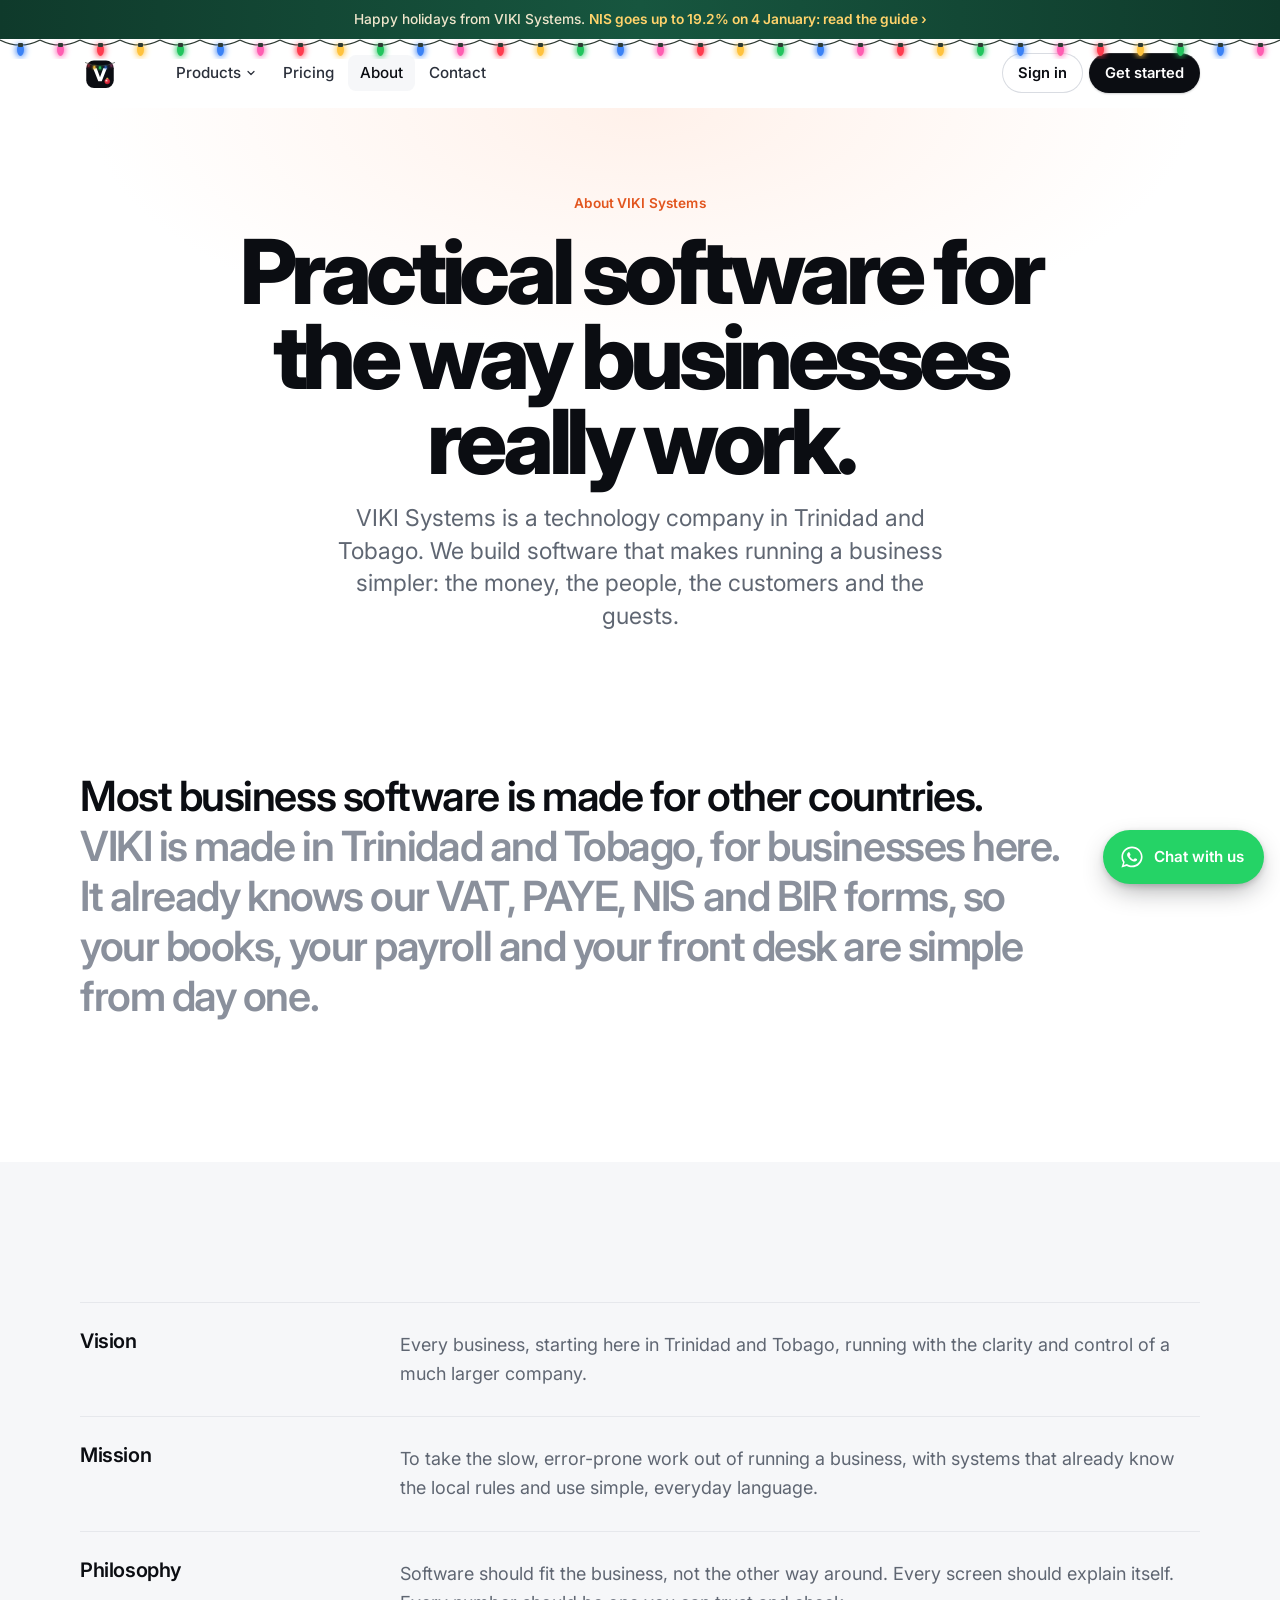
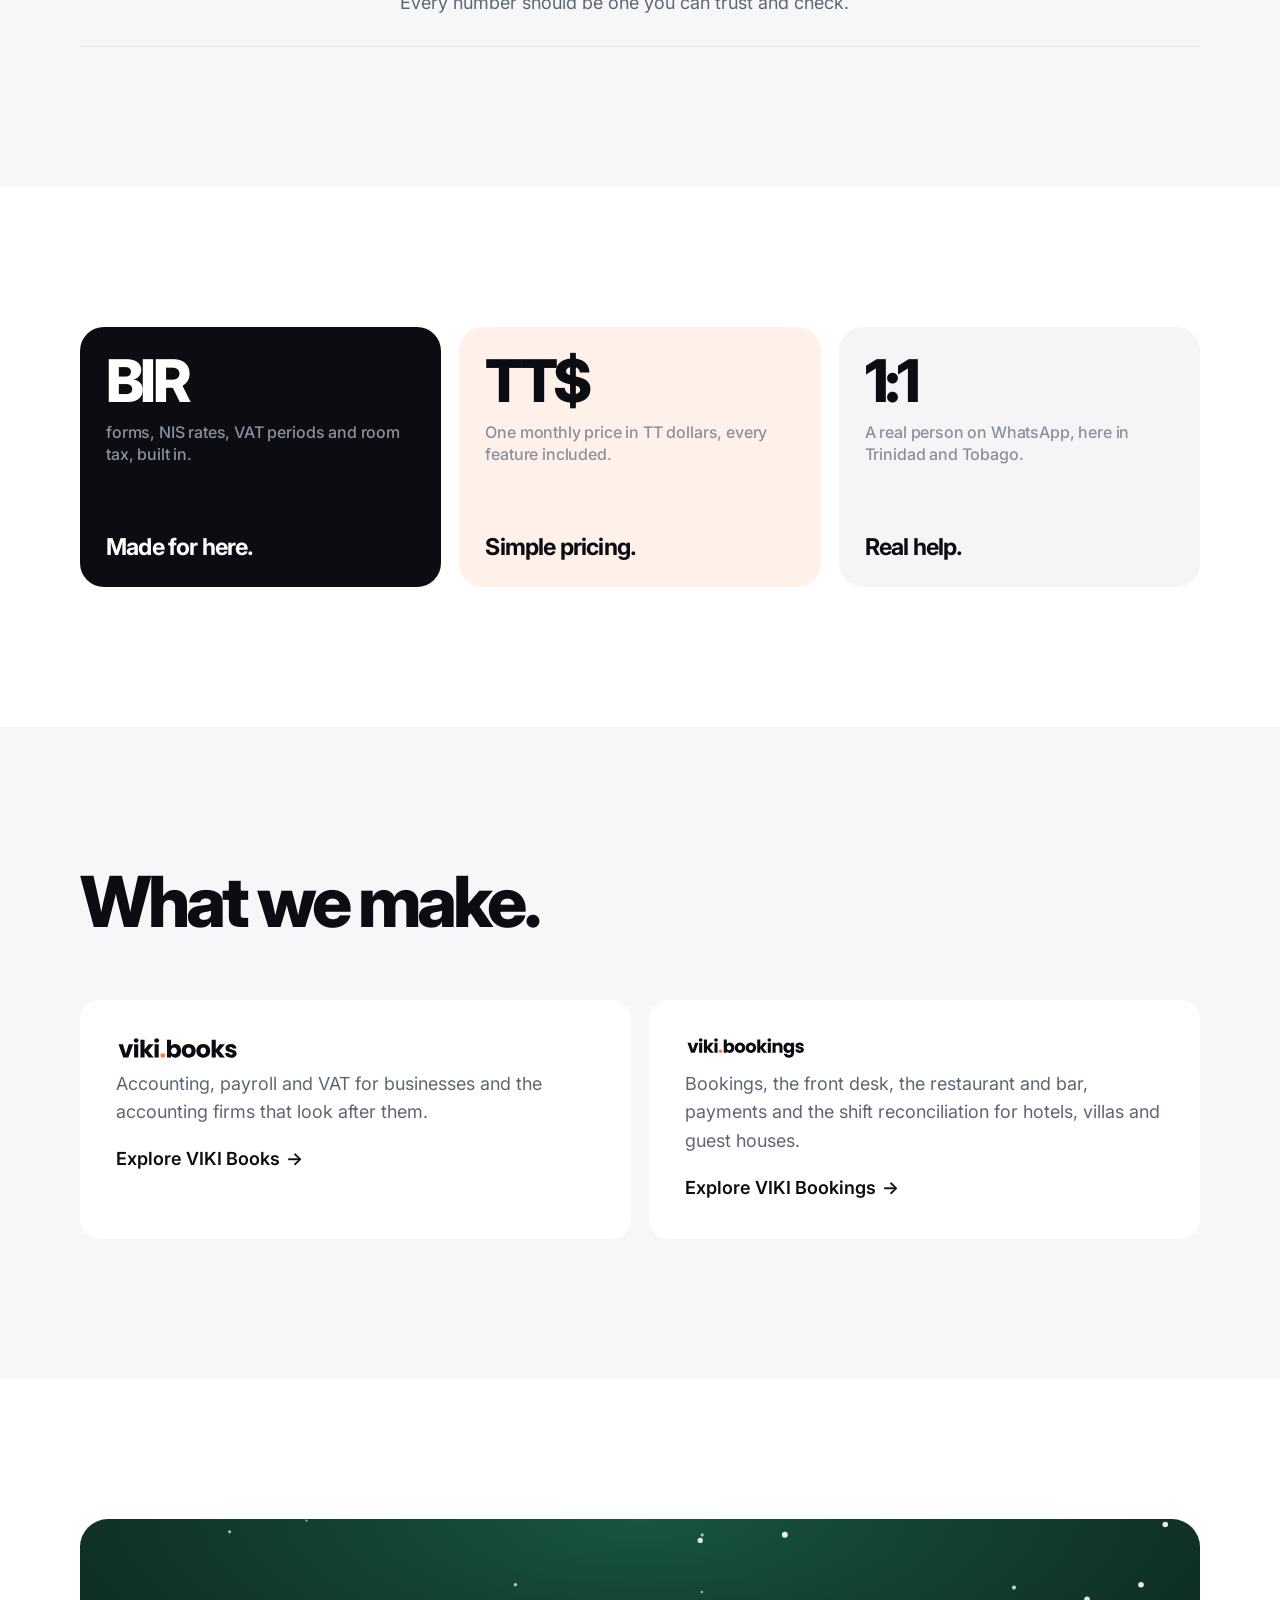
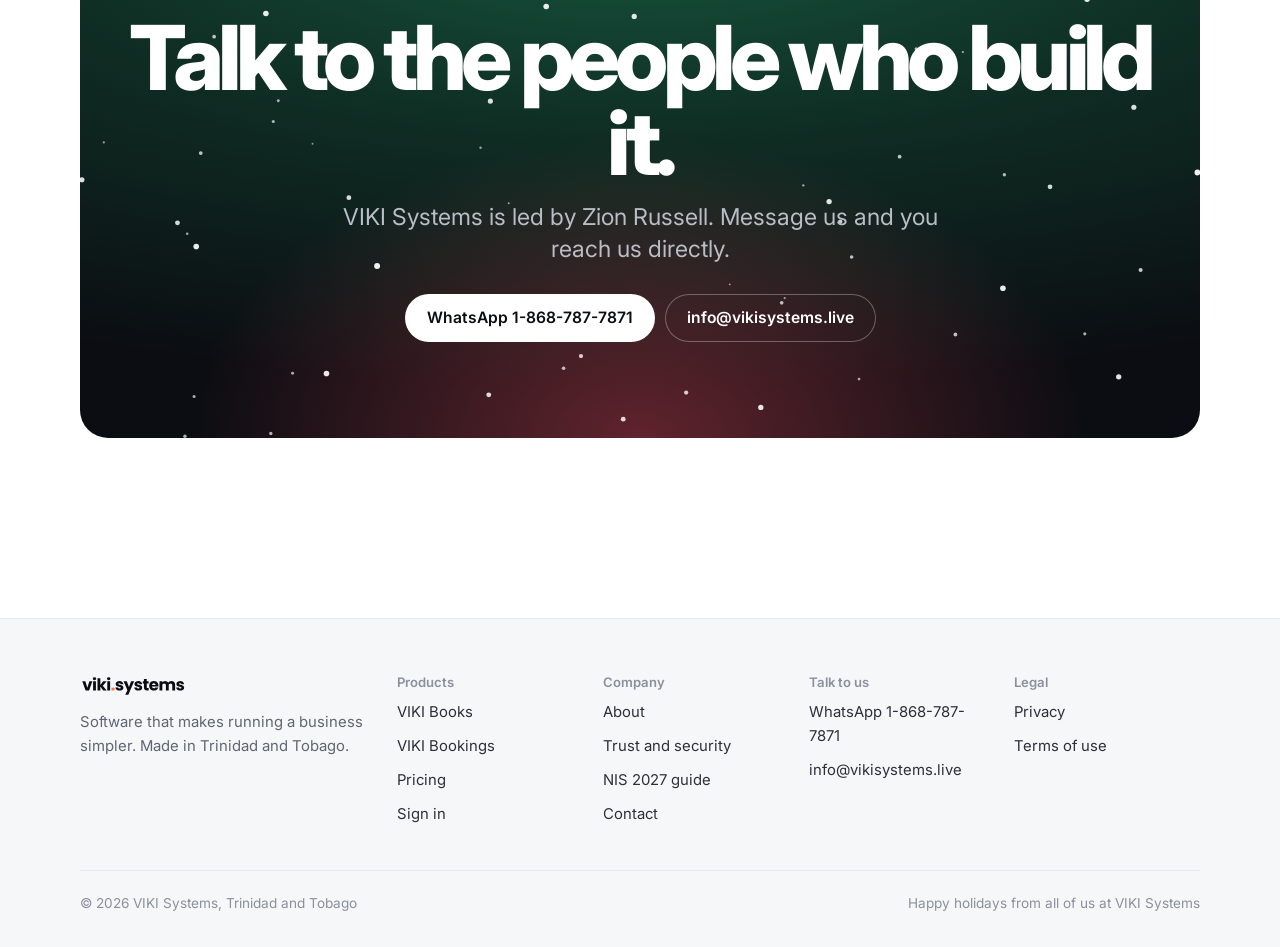
<file: about/index.html>
<!doctype html>
<html lang="en" class="xmas">
<head>
<meta charset="utf-8">
<meta name="viewport" content="width=device-width, initial-scale=1, viewport-fit=cover">
<title>About | VIKI Systems</title>
<meta name="description" content="VIKI Systems is a Trinidad and Tobago technology company building practical software that makes running a business simpler.">
<link rel="canonical" href="https://vikisystems.live/about/">
<meta name="theme-color" content="#FFFFFF">
<meta property="og:type" content="website">
<meta property="og:site_name" content="VIKI Systems">
<meta property="og:title" content="About | VIKI Systems">
<meta property="og:description" content="VIKI Systems is a Trinidad and Tobago technology company building practical software that makes running a business simpler.">
<meta property="og:url" content="https://vikisystems.live/about/">
<meta property="og:image" content="https://vikisystems.live/assets/products/books/books-today-dashboard.jpg">
<meta name="twitter:card" content="summary_large_image">
<link rel="icon" type="image/svg+xml" href="../assets/brand/viki-v-holiday-lights.svg">
<link rel="preconnect" href="https://fonts.googleapis.com">
<link rel="preconnect" href="https://fonts.gstatic.com" crossorigin>
<link href="https://fonts.googleapis.com/css2?family=Inter:wght@400;500;600;700;800&display=swap" rel="stylesheet">
<link rel="stylesheet" href="../v5.css?v=20261126c">
<link rel="stylesheet" href="../v6.css?v=20261126c">
<link rel="stylesheet" href="../xmas2.css?v=20261126c">
<script>document.documentElement.classList.add("js")</script>
</head>
<body>
<a class="skip" href="#main">Skip to content</a><a class="ribbon" href="../nis-2027/">Happy holidays from VIKI Systems. <b>NIS goes up to 19.2% on 4 January: read the guide ›</b></a><div class="xlights" aria-hidden="true"><i style="--c:#FF3B4E;--d:0s"></i><i style="--c:#FFC23C;--d:-0.55s"></i><i style="--c:#22C55E;--d:-1.1s"></i><i style="--c:#3B82F6;--d:-1.6500000000000001s"></i><i style="--c:#FF5DB1;--d:-2.2s"></i><i style="--c:#FF3B4E;--d:0s"></i><i style="--c:#FFC23C;--d:-0.55s"></i><i style="--c:#22C55E;--d:-1.1s"></i><i style="--c:#3B82F6;--d:-1.6500000000000001s"></i><i style="--c:#FF5DB1;--d:-2.2s"></i><i style="--c:#FF3B4E;--d:0s"></i><i style="--c:#FFC23C;--d:-0.55s"></i><i style="--c:#22C55E;--d:-1.1s"></i><i style="--c:#3B82F6;--d:-1.6500000000000001s"></i><i style="--c:#FF5DB1;--d:-2.2s"></i><i style="--c:#FF3B4E;--d:0s"></i><i style="--c:#FFC23C;--d:-0.55s"></i><i style="--c:#22C55E;--d:-1.1s"></i><i style="--c:#3B82F6;--d:-1.6500000000000001s"></i><i style="--c:#FF5DB1;--d:-2.2s"></i><i style="--c:#FF3B4E;--d:0s"></i><i style="--c:#FFC23C;--d:-0.55s"></i><i style="--c:#22C55E;--d:-1.1s"></i><i style="--c:#3B82F6;--d:-1.6500000000000001s"></i><i style="--c:#FF5DB1;--d:-2.2s"></i><i style="--c:#FF3B4E;--d:0s"></i><i style="--c:#FFC23C;--d:-0.55s"></i><i style="--c:#22C55E;--d:-1.1s"></i><i style="--c:#3B82F6;--d:-1.6500000000000001s"></i><i style="--c:#FF5DB1;--d:-2.2s"></i><i style="--c:#FF3B4E;--d:0s"></i><i style="--c:#FFC23C;--d:-0.55s"></i><i style="--c:#22C55E;--d:-1.1s"></i><i style="--c:#3B82F6;--d:-1.6500000000000001s"></i><i style="--c:#FF5DB1;--d:-2.2s"></i><i style="--c:#FF3B4E;--d:0s"></i><i style="--c:#FFC23C;--d:-0.55s"></i><i style="--c:#22C55E;--d:-1.1s"></i><i style="--c:#3B82F6;--d:-1.6500000000000001s"></i><i style="--c:#FF5DB1;--d:-2.2s"></i><i style="--c:#FF3B4E;--d:0s"></i><i style="--c:#FFC23C;--d:-0.55s"></i><i style="--c:#22C55E;--d:-1.1s"></i><i style="--c:#3B82F6;--d:-1.6500000000000001s"></i><i style="--c:#FF5DB1;--d:-2.2s"></i><i style="--c:#FF3B4E;--d:0s"></i><i style="--c:#FFC23C;--d:-0.55s"></i><i style="--c:#22C55E;--d:-1.1s"></i></div>
<header class="nav">
  <div class="wrap nav__in">
    <a class="nav__logo" href="../" aria-label="VIKI Systems home"><img src="../assets/brand/viki-v-holiday-lights.svg" alt="VIKI Systems" width="40" height="40" class="vmark"></a>
    <nav class="nav__links" aria-label="Main">
      <div class="nav__drop">
        <button type="button" aria-expanded="false" aria-haspopup="true">Products <svg viewBox="0 0 24 24" fill="none" stroke="currentColor" stroke-width="2.4" stroke-linecap="round" stroke-linejoin="round" aria-hidden="true"><path d="M6 9l6 6 6-6"/></svg></button>
        <div class="nav__panel">
          <a class="nav__item" href="../books/"><i class="pico pico--books" aria-hidden="true"><svg viewBox="0 0 24 24" fill="none" stroke="currentColor" stroke-width="2" stroke-linecap="round" stroke-linejoin="round"><path d="M4 20V10M10 20V4M16 20v-7M22 20H2"/></svg></i><span><b>VIKI Books</b><span>Accounting, payroll and VAT for businesses and accounting firms</span></span></a>
          <a class="nav__item" href="../bookings/"><i class="pico pico--bk" aria-hidden="true"><svg viewBox="0 0 24 24" fill="none" stroke="currentColor" stroke-width="2" stroke-linecap="round" stroke-linejoin="round"><path d="M3 18V8M3 14h18v4M21 14v-2a3 3 0 0 0-3-3h-7v5"/><circle cx="7" cy="11" r="2"/></svg></i><span><b>VIKI Bookings</b><span>Bookings, front desk, restaurant, payments and shift reconciliation for hotels</span></span></a>
        </div>
      </div>
      <a href="../pricing/">Pricing</a>
      <a href="../about/">About</a>
      <a href="../contact/">Contact</a>
    </nav>
    <div class="nav__right">
      <a class="btn btn--light btn--sm nav__signin" href="https://books.vikisystems.live/">Sign in</a>
      <a class="btn btn--dark btn--sm" href="../pricing/">Get started</a>
      <button class="nav__burger" type="button" aria-label="Open menu" aria-expanded="false" aria-controls="sheet"><span></span></button>
    </div>
  </div>
</header>
<div class="sheet" id="sheet">
  <div class="sheet__group">
    <p class="sheet__label">Products</p>
    <a class="nav__item" href="../books/"><i class="pico pico--books" aria-hidden="true"><svg viewBox="0 0 24 24" fill="none" stroke="currentColor" stroke-width="2" stroke-linecap="round" stroke-linejoin="round"><path d="M4 20V10M10 20V4M16 20v-7M22 20H2"/></svg></i><span><b>VIKI Books</b><span>Accounting, payroll and VAT for businesses and accounting firms</span></span></a>
          <a class="nav__item" href="../bookings/"><i class="pico pico--bk" aria-hidden="true"><svg viewBox="0 0 24 24" fill="none" stroke="currentColor" stroke-width="2" stroke-linecap="round" stroke-linejoin="round"><path d="M3 18V8M3 14h18v4M21 14v-2a3 3 0 0 0-3-3h-7v5"/><circle cx="7" cy="11" r="2"/></svg></i><span><b>VIKI Bookings</b><span>Bookings, front desk, restaurant, payments and shift reconciliation for hotels</span></span></a>
  </div>
  <div class="sheet__links">
    <a href="../pricing/">Pricing</a>
    <a href="../about/">About</a>
    <a href="../trust/">Trust and security</a>
    <a href="../contact/">Contact</a>
  </div>
  <div class="sheet__cta">
    <a class="btn btn--dark" href="../pricing/">Get started</a>
    <a class="btn btn--light" href="https://books.vikisystems.live/">Sign in to VIKI Books</a>
  </div>
</div>
<main id="main">
<section class="phero" style="--tint:var(--accent-soft)">
  <div class="wrap">
    <div class="center">
      <p class="kicker rv">About VIKI Systems</p>
      <h1 class="h-1 rv">Practical software for the way businesses really work<span class="o">.</span></h1>
      <p class="lede rv rv-d1">VIKI Systems is a technology company in Trinidad and Tobago. We build software that makes running a business simpler: the money, the people, the customers and the guests.</p>
    </div>
  </div>
</section>

<section class="sec">
  <div class="wrap">
    <p class="statement rv">Most business software is made for other countries. <span>VIKI is made in Trinidad and Tobago, for businesses here. It already knows our VAT, PAYE, NIS and BIR forms, so your books, your payroll and your front desk are simple from day one.</span></p>
  </div>
</section>

<section class="sec sec--grey">
  <div class="wrap">
    <div class="rows">
      <div class="rv"><h3>Vision</h3><p>Every business, starting here in Trinidad and Tobago, running with the clarity and control of a much larger company.</p></div>
      <div class="rv"><h3>Mission</h3><p>To take the slow, error-prone work out of running a business, with systems that already know the local rules and use simple, everyday language.</p></div>
      <div class="rv"><h3>Philosophy</h3><p>Software should fit the business, not the other way around. Every screen should explain itself. Every number should be one you can trust and check.</p></div>
    </div>
  </div>
</section>

<section class="sec">
  <div class="wrap">
    <div class="bento" style="margin-top:0">
      <div class="tile tile--dark w2"><p class="big">BIR<small>forms, NIS rates, VAT periods and room tax, built in.</small></p><h3>Made for here.</h3></div>
      <div class="tile tile--orange w2"><p class="big">TT$<small>One monthly price in TT dollars, every feature included.</small></p><h3>Simple pricing.</h3></div>
      <div class="tile w2"><p class="big">1:1<small>A real person on WhatsApp, here in Trinidad and Tobago.</small></p><h3>Real help.</h3></div>
    </div>
  </div>
</section>

<section class="sec sec--grey">
  <div class="wrap">
    <div class="head rv"><h2 class="h-2">What we make<span class="o">.</span></h2></div>
    <div class="who rv">
      <div style="background:#fff">
        <img src="../assets/brand/viki-books-logo-dark.svg" alt="VIKI Books" width="127" height="26" style="height:24px;width:auto">
        <p>Accounting, payroll and VAT for businesses and the accounting firms that look after them.</p>
        <a class="link" href="../books/">Explore VIKI Books <span class="arr" aria-hidden="true">→</span></a>
      </div>
      <div style="background:#fff">
        <img src="../assets/brand/viki-bookings-logo-dark.svg" alt="VIKI Bookings" width="167" height="26" style="height:24px;width:auto">
        <p>Bookings, the front desk, the restaurant and bar, payments and the shift reconciliation for hotels, villas and guest houses.</p>
        <a class="link" href="../bookings/">Explore VIKI Bookings <span class="arr" aria-hidden="true">→</span></a>
      </div>
    </div>
  </div>
</section>

<section class="sec sec--tight">
  <div class="final rv">
    <h2 class="h-1">Talk to the people who build it<span class="o">.</span></h2>
    <p class="lede">VIKI Systems is led by Zion Russell. Message us and you reach us directly.</p>
    <div class="actions actions--stack">
      <a class="btn btn--white" href="https://wa.me/18687877871" target="_blank" rel="noopener">WhatsApp 1-868-787-7871</a>
      <a class="btn btn--light" href="mailto:info@vikisystems.live">info@vikisystems.live</a>
    </div>
  </div>
</section>
</main>
<footer class="foot">
  <div class="wrap">
    <div class="foot__grid">
      <div class="foot__brand">
        <img src="../assets/brand/viki-systems-logo-dark.svg" alt="viki.systems" width="107" height="22">
        <p>Software that makes running a business simpler. Made in Trinidad and Tobago.</p>
      </div>
      <div><h4>Products</h4><ul><li><a href="../books/">VIKI Books</a></li><li><a href="../bookings/">VIKI Bookings</a></li><li><a href="../pricing/">Pricing</a></li><li><a href="https://books.vikisystems.live/">Sign in</a></li></ul></div>
      <div><h4>Company</h4><ul><li><a href="../about/">About</a></li><li><a href="../trust/">Trust and security</a></li><li><a href="../nis-2027/">NIS 2027 guide</a></li><li><a href="../contact/">Contact</a></li></ul></div>
      <div><h4>Talk to us</h4><ul><li><a href="https://wa.me/18687877871" target="_blank" rel="noopener">WhatsApp 1-868-787-7871</a></li><li><a href="mailto:info@vikisystems.live">info@vikisystems.live</a></li></ul></div>
      <div><h4>Legal</h4><ul><li><a href="../books/privacy.html">Privacy</a></li><li><a href="../books/terms.html">Terms of use</a></li></ul></div>
    </div>
    <div class="foot__base"><span>© <span data-year>2026</span> VIKI Systems, Trinidad and Tobago</span><span>Happy holidays from all of us at VIKI Systems</span></div>
  </div>
</footer>
<a class="wa-fab" href="https://wa.me/18687877871?text=Hi%20VIKI%20Systems%2C%20I%20have%20a%20question." target="_blank" rel="noopener" aria-label="Chat with VIKI Systems on WhatsApp"><svg viewBox="0 0 32 32" aria-hidden="true"><path fill="currentColor" d="M16 3C8.8 3 3 8.7 3 15.8c0 2.5.7 4.9 2 6.9L3 29l6.5-1.9c1.9 1 4.1 1.6 6.5 1.6 7.2 0 13-5.7 13-12.8S23.2 3 16 3zm0 23.4c-2.1 0-4.1-.6-5.8-1.6l-.4-.2-3.9 1.1 1.1-3.7-.3-.4c-1.1-1.7-1.7-3.7-1.7-5.8C5 9.9 9.9 5.2 16 5.2s11 4.7 11 10.6-4.9 10.6-11 10.6zm6-7.9c-.3-.2-1.9-.9-2.2-1s-.5-.2-.7.2-.8 1-.9 1.2-.3.2-.6.1c-.3-.2-1.4-.5-2.6-1.6-1-.9-1.6-1.9-1.8-2.2s0-.5.1-.6l.5-.5c.1-.2.2-.3.3-.5s0-.4 0-.5-.7-1.7-1-2.3c-.3-.6-.5-.5-.7-.5h-.6c-.2 0-.5.1-.8.4s-1 1-1 2.5 1.1 2.9 1.2 3.1c.2.2 2.1 3.2 5.1 4.5.7.3 1.3.5 1.7.6.7.2 1.4.2 1.9.1.6-.1 1.9-.8 2.1-1.5.3-.7.3-1.4.2-1.5-.1-.1-.3-.2-.6-.3z"/></svg><span>Chat with us</span></a>
<script src="../v5.js?v=20261126c" defer></script>
<script src="../xp.js?v=20261126c" defer></script>
<script src="../holiday.js?v=20261126c" defer></script>
</body>
</html>
</file>
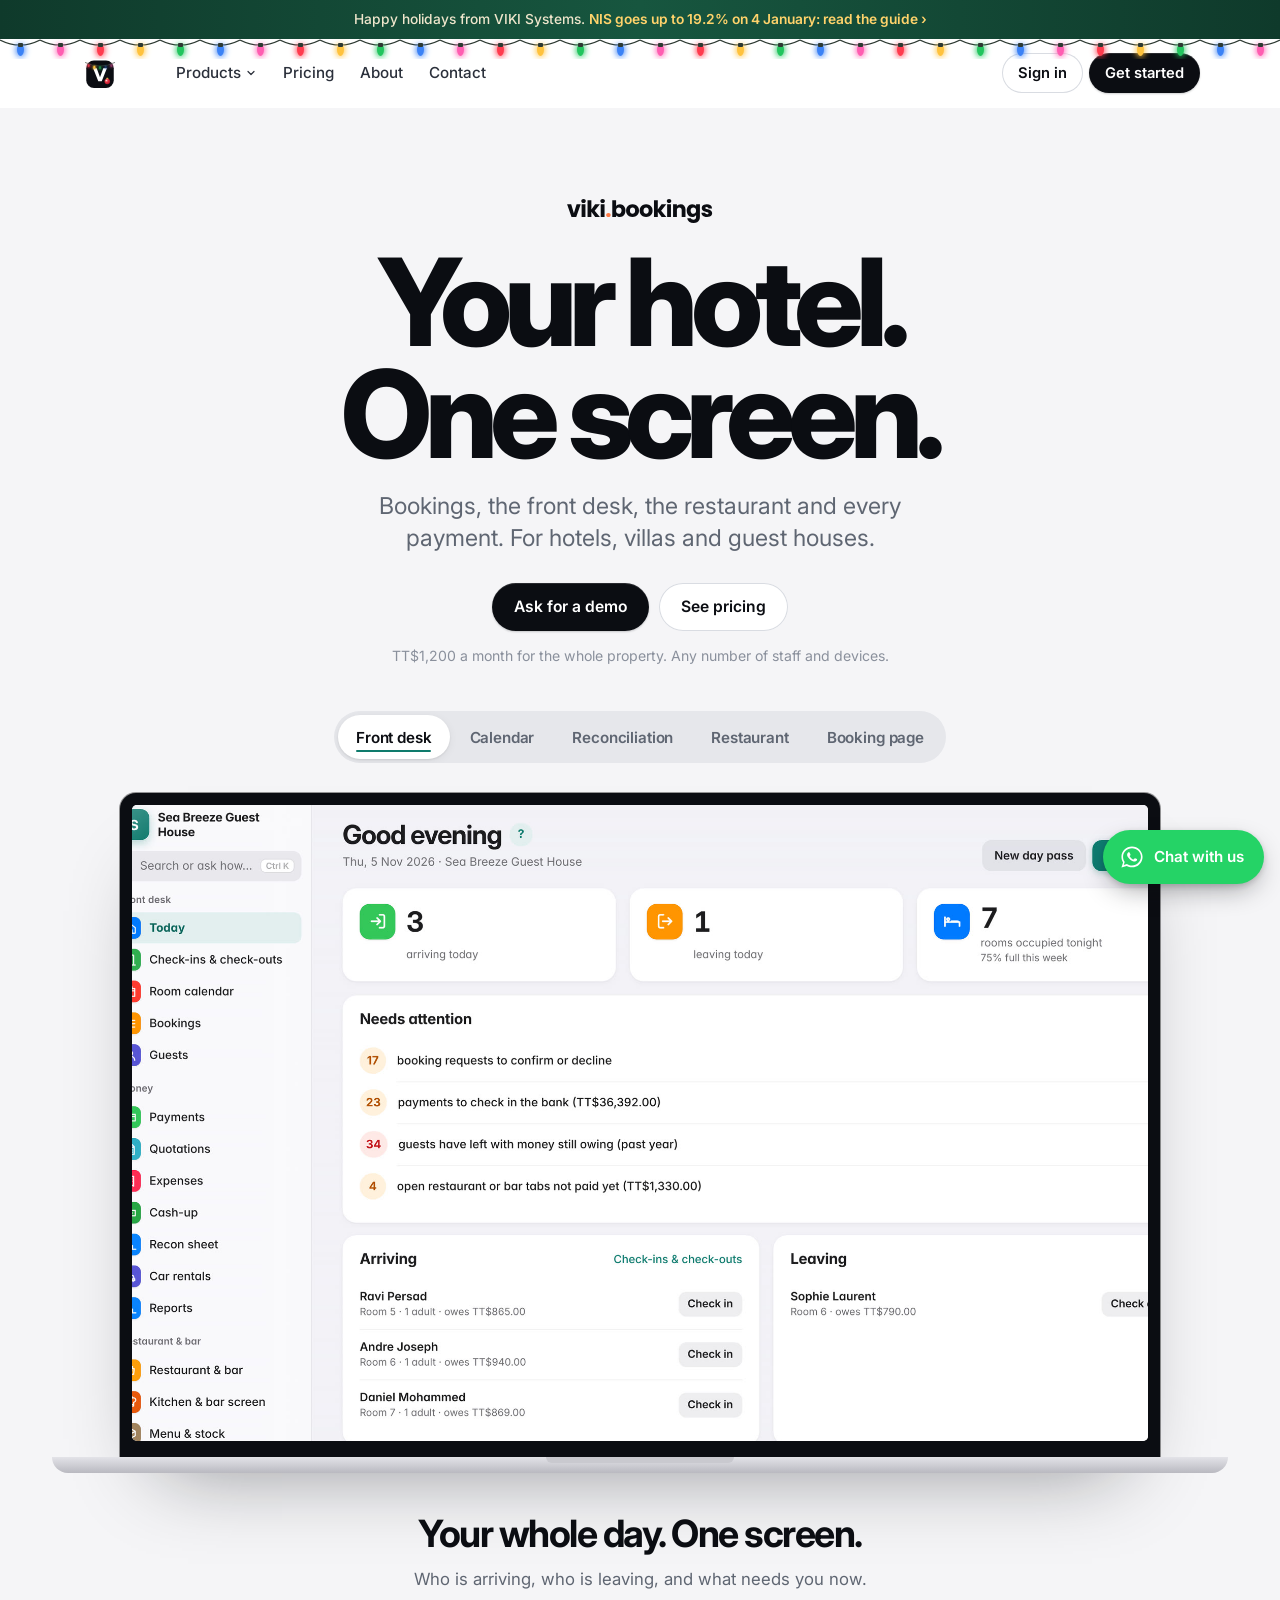
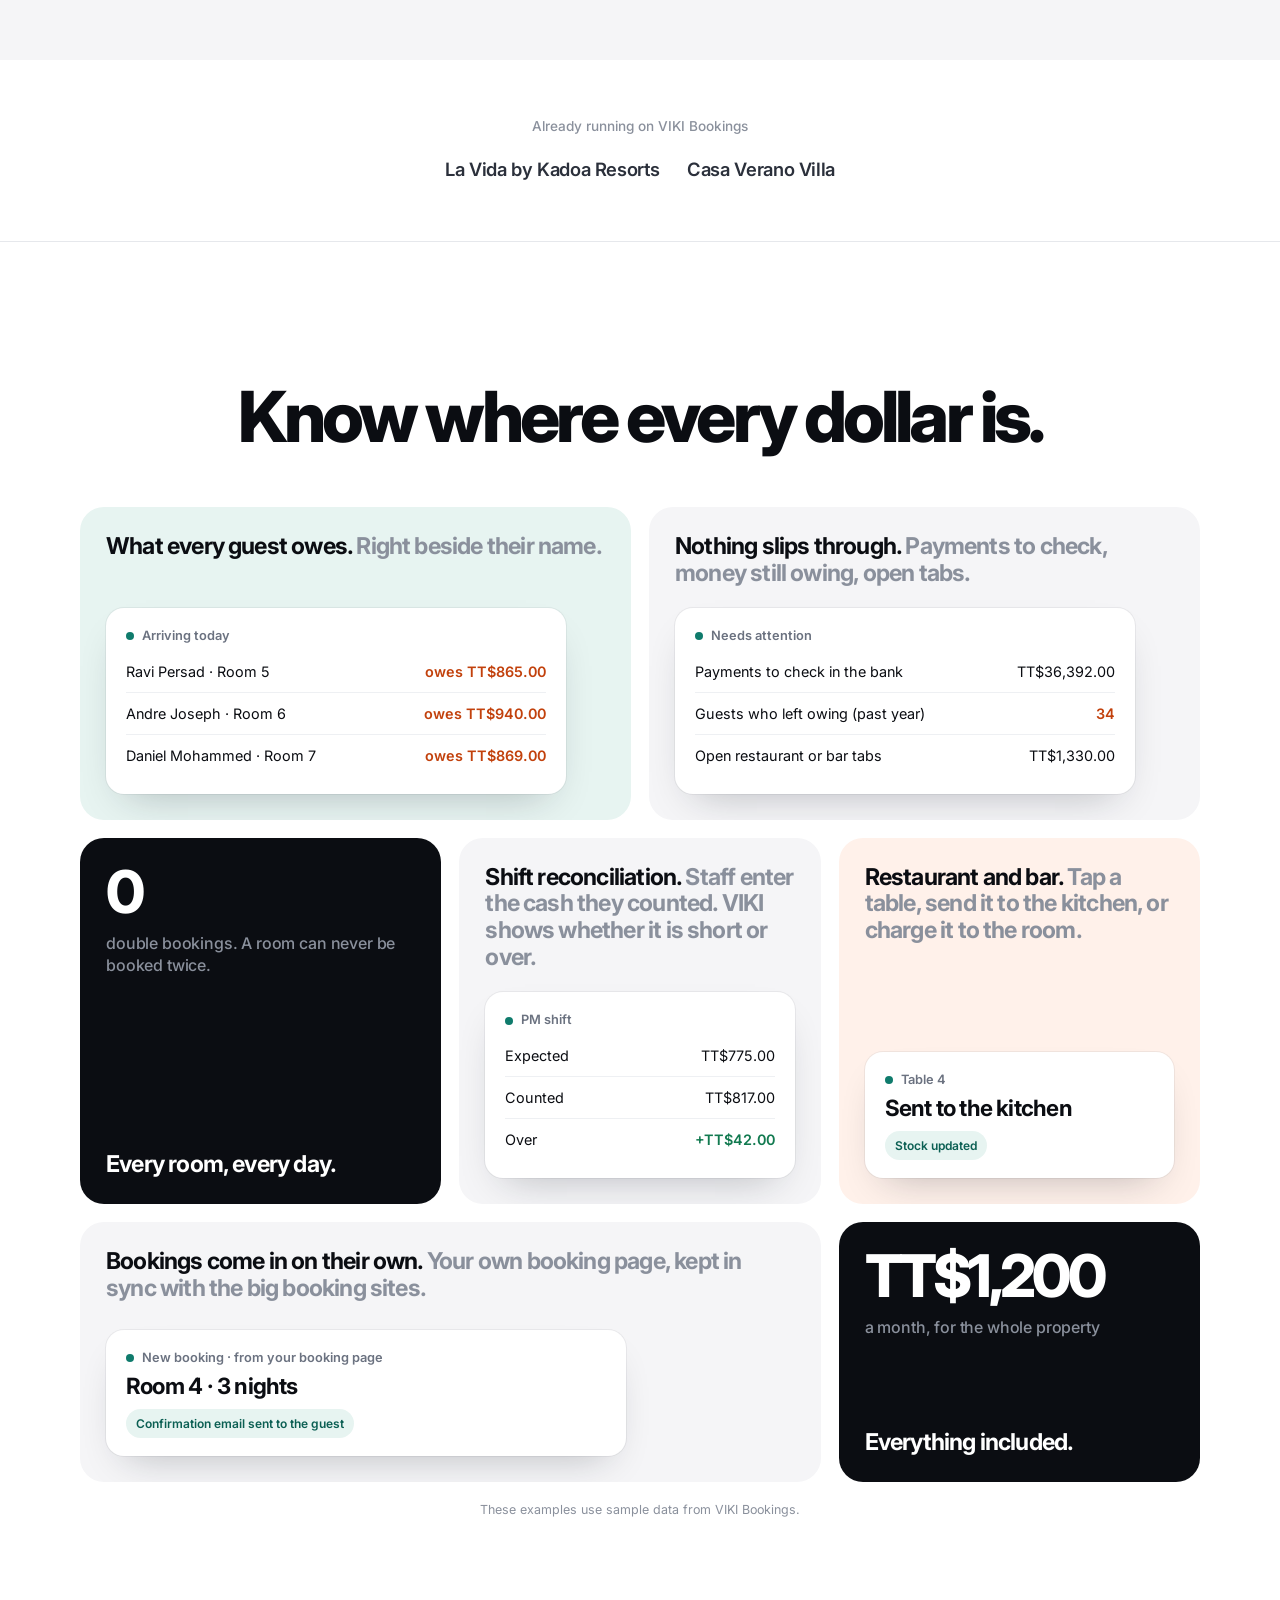
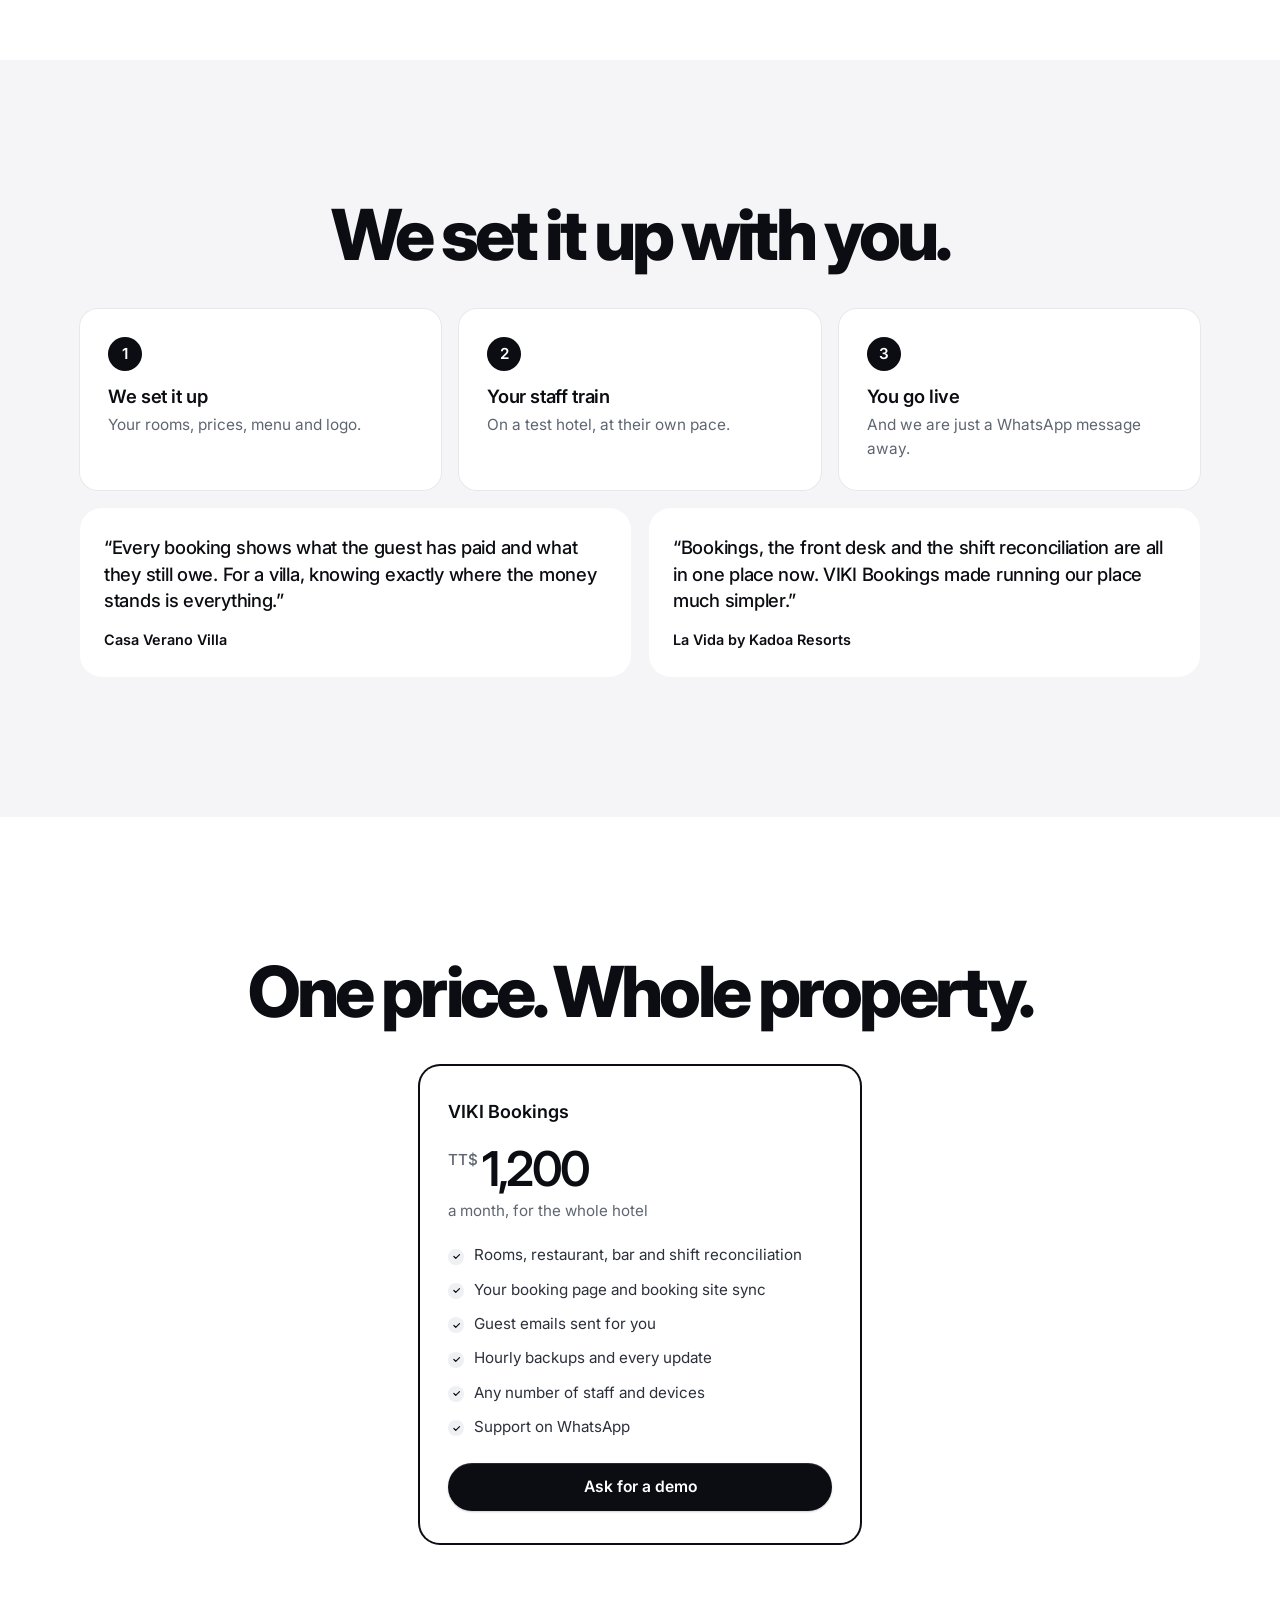
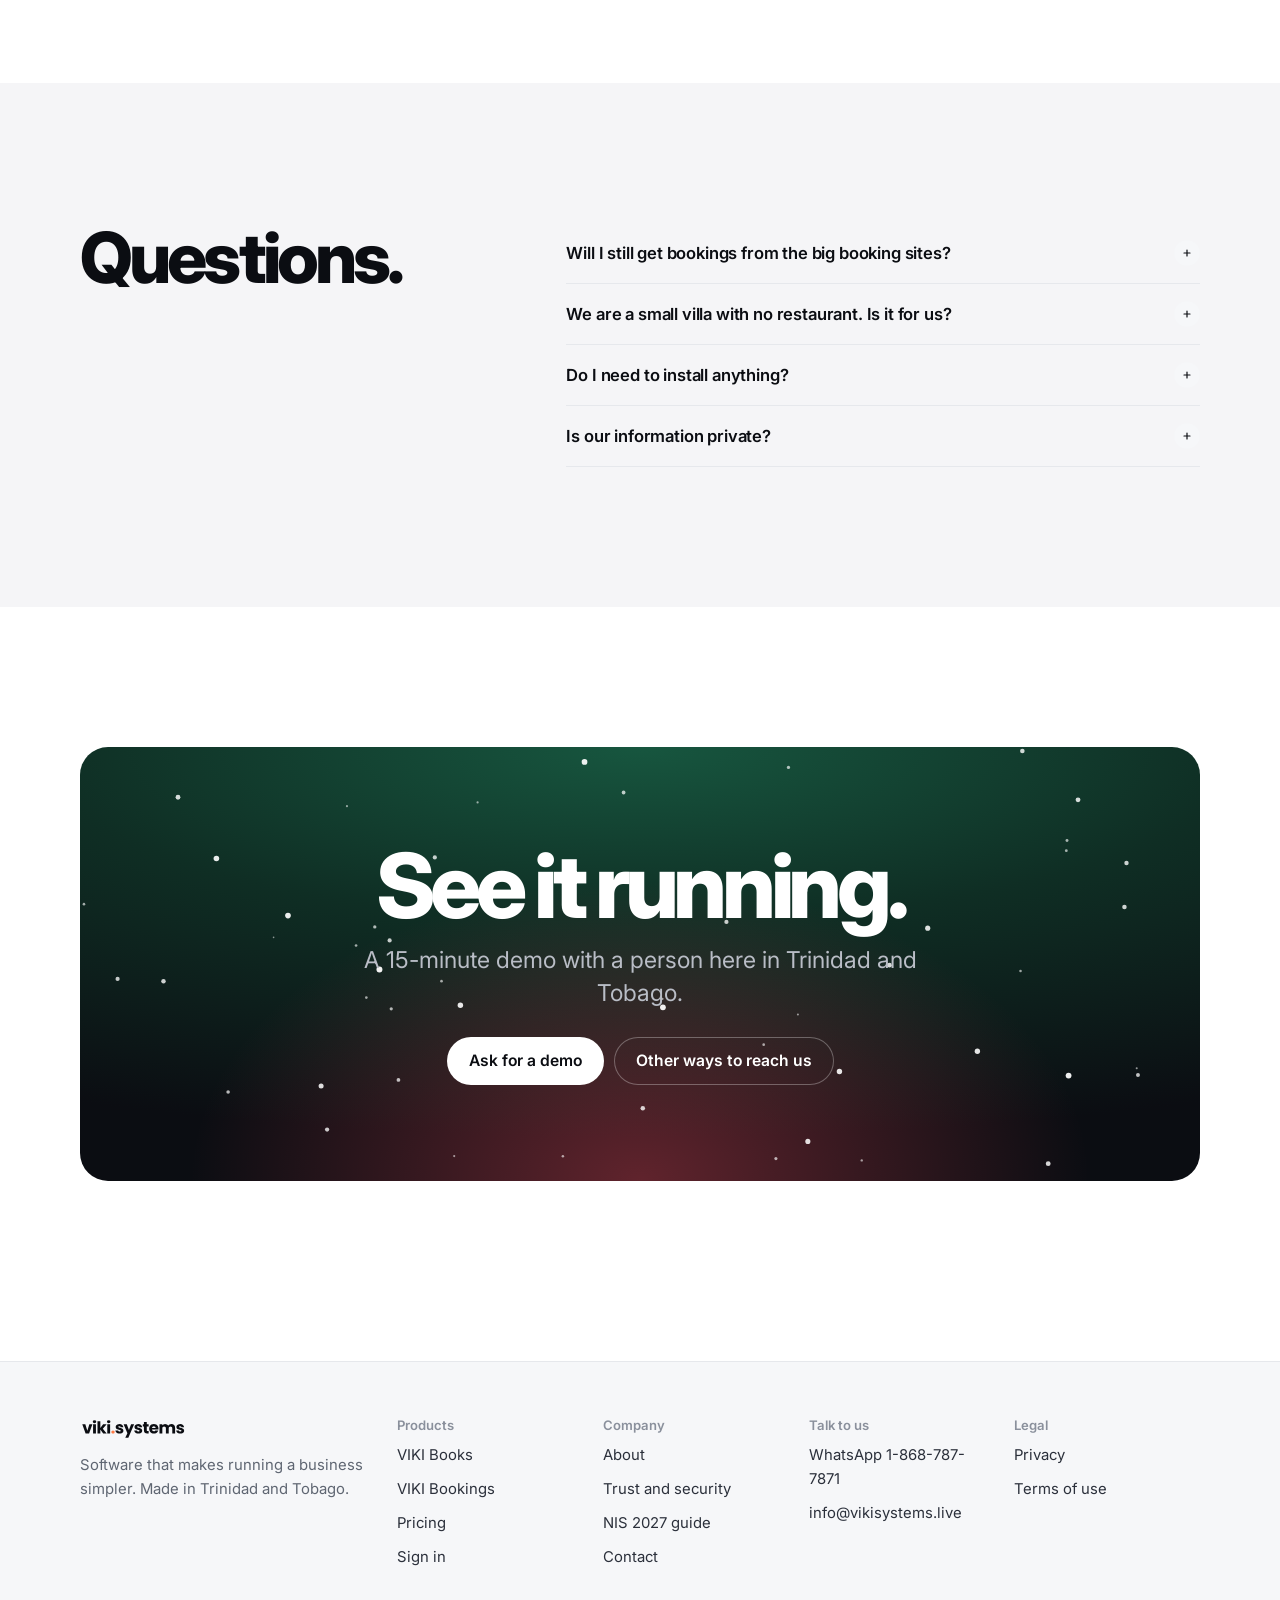
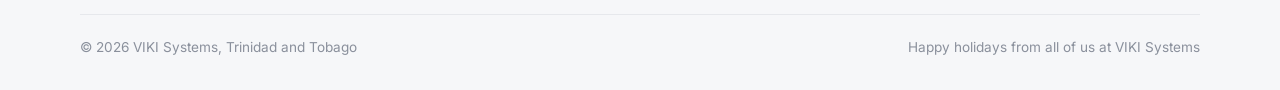
<file: bookings/index.html>
<!doctype html>
<html lang="en" class="xmas">
<head>
<meta charset="utf-8">
<meta name="viewport" content="width=device-width, initial-scale=1, viewport-fit=cover">
<title>VIKI Bookings | Run your whole hotel from one screen</title>
<meta name="description" content="Bookings, the front desk, the restaurant and bar point-of-sale system, every payment and the shift reconciliation, for hotels, villas and guest houses. TT$1,200 a month for the whole property.">
<link rel="canonical" href="https://vikisystems.live/bookings/">
<meta name="theme-color" content="#FFFFFF">
<meta property="og:type" content="website">
<meta property="og:site_name" content="VIKI Systems">
<meta property="og:title" content="VIKI Bookings | Run your whole hotel from one screen">
<meta property="og:description" content="Bookings, the front desk, the restaurant and bar point-of-sale system, every payment and the shift reconciliation, for hotels, villas and guest houses. TT$1,200 a month for the whole property.">
<meta property="og:url" content="https://vikisystems.live/bookings/">
<meta property="og:image" content="https://vikisystems.live/assets/products/bookings/bookings-front-desk.jpg">
<meta name="twitter:card" content="summary_large_image">
<link rel="icon" type="image/svg+xml" href="../assets/brand/viki-v-holiday-lights.svg">
<link rel="preconnect" href="https://fonts.googleapis.com">
<link rel="preconnect" href="https://fonts.gstatic.com" crossorigin>
<link href="https://fonts.googleapis.com/css2?family=Inter:wght@400;500;600;700;800&display=swap" rel="stylesheet">
<link rel="stylesheet" href="../v5.css?v=20261126c">
<link rel="stylesheet" href="../v6.css?v=20261126c">
<link rel="stylesheet" href="../xmas2.css?v=20261126c">
<script>document.documentElement.classList.add("js")</script>
</head>
<body>
<a class="skip" href="#main">Skip to content</a><a class="ribbon" href="../nis-2027/">Happy holidays from VIKI Systems. <b>NIS goes up to 19.2% on 4 January: read the guide ›</b></a><div class="xlights" aria-hidden="true"><i style="--c:#FF3B4E;--d:0s"></i><i style="--c:#FFC23C;--d:-0.55s"></i><i style="--c:#22C55E;--d:-1.1s"></i><i style="--c:#3B82F6;--d:-1.6500000000000001s"></i><i style="--c:#FF5DB1;--d:-2.2s"></i><i style="--c:#FF3B4E;--d:0s"></i><i style="--c:#FFC23C;--d:-0.55s"></i><i style="--c:#22C55E;--d:-1.1s"></i><i style="--c:#3B82F6;--d:-1.6500000000000001s"></i><i style="--c:#FF5DB1;--d:-2.2s"></i><i style="--c:#FF3B4E;--d:0s"></i><i style="--c:#FFC23C;--d:-0.55s"></i><i style="--c:#22C55E;--d:-1.1s"></i><i style="--c:#3B82F6;--d:-1.6500000000000001s"></i><i style="--c:#FF5DB1;--d:-2.2s"></i><i style="--c:#FF3B4E;--d:0s"></i><i style="--c:#FFC23C;--d:-0.55s"></i><i style="--c:#22C55E;--d:-1.1s"></i><i style="--c:#3B82F6;--d:-1.6500000000000001s"></i><i style="--c:#FF5DB1;--d:-2.2s"></i><i style="--c:#FF3B4E;--d:0s"></i><i style="--c:#FFC23C;--d:-0.55s"></i><i style="--c:#22C55E;--d:-1.1s"></i><i style="--c:#3B82F6;--d:-1.6500000000000001s"></i><i style="--c:#FF5DB1;--d:-2.2s"></i><i style="--c:#FF3B4E;--d:0s"></i><i style="--c:#FFC23C;--d:-0.55s"></i><i style="--c:#22C55E;--d:-1.1s"></i><i style="--c:#3B82F6;--d:-1.6500000000000001s"></i><i style="--c:#FF5DB1;--d:-2.2s"></i><i style="--c:#FF3B4E;--d:0s"></i><i style="--c:#FFC23C;--d:-0.55s"></i><i style="--c:#22C55E;--d:-1.1s"></i><i style="--c:#3B82F6;--d:-1.6500000000000001s"></i><i style="--c:#FF5DB1;--d:-2.2s"></i><i style="--c:#FF3B4E;--d:0s"></i><i style="--c:#FFC23C;--d:-0.55s"></i><i style="--c:#22C55E;--d:-1.1s"></i><i style="--c:#3B82F6;--d:-1.6500000000000001s"></i><i style="--c:#FF5DB1;--d:-2.2s"></i><i style="--c:#FF3B4E;--d:0s"></i><i style="--c:#FFC23C;--d:-0.55s"></i><i style="--c:#22C55E;--d:-1.1s"></i><i style="--c:#3B82F6;--d:-1.6500000000000001s"></i><i style="--c:#FF5DB1;--d:-2.2s"></i><i style="--c:#FF3B4E;--d:0s"></i><i style="--c:#FFC23C;--d:-0.55s"></i><i style="--c:#22C55E;--d:-1.1s"></i></div>
<header class="nav">
  <div class="wrap nav__in">
    <a class="nav__logo" href="../" aria-label="VIKI Systems home"><img src="../assets/brand/viki-v-holiday-lights.svg" alt="VIKI Systems" width="40" height="40" class="vmark"></a>
    <nav class="nav__links" aria-label="Main">
      <div class="nav__drop">
        <button type="button" aria-expanded="false" aria-haspopup="true">Products <svg viewBox="0 0 24 24" fill="none" stroke="currentColor" stroke-width="2.4" stroke-linecap="round" stroke-linejoin="round" aria-hidden="true"><path d="M6 9l6 6 6-6"/></svg></button>
        <div class="nav__panel">
          <a class="nav__item" href="../books/"><i class="pico pico--books" aria-hidden="true"><svg viewBox="0 0 24 24" fill="none" stroke="currentColor" stroke-width="2" stroke-linecap="round" stroke-linejoin="round"><path d="M4 20V10M10 20V4M16 20v-7M22 20H2"/></svg></i><span><b>VIKI Books</b><span>Accounting, payroll and VAT for businesses and accounting firms</span></span></a>
          <a class="nav__item" href="../bookings/"><i class="pico pico--bk" aria-hidden="true"><svg viewBox="0 0 24 24" fill="none" stroke="currentColor" stroke-width="2" stroke-linecap="round" stroke-linejoin="round"><path d="M3 18V8M3 14h18v4M21 14v-2a3 3 0 0 0-3-3h-7v5"/><circle cx="7" cy="11" r="2"/></svg></i><span><b>VIKI Bookings</b><span>Bookings, front desk, restaurant, payments and shift reconciliation for hotels</span></span></a>
        </div>
      </div>
      <a href="../pricing/">Pricing</a>
      <a href="../about/">About</a>
      <a href="../contact/">Contact</a>
    </nav>
    <div class="nav__right">
      <a class="btn btn--light btn--sm nav__signin" href="https://books.vikisystems.live/">Sign in</a>
      <a class="btn btn--dark btn--sm" href="../pricing/">Get started</a>
      <button class="nav__burger" type="button" aria-label="Open menu" aria-expanded="false" aria-controls="sheet"><span></span></button>
    </div>
  </div>
</header>
<div class="sheet" id="sheet">
  <div class="sheet__group">
    <p class="sheet__label">Products</p>
    <a class="nav__item" href="../books/"><i class="pico pico--books" aria-hidden="true"><svg viewBox="0 0 24 24" fill="none" stroke="currentColor" stroke-width="2" stroke-linecap="round" stroke-linejoin="round"><path d="M4 20V10M10 20V4M16 20v-7M22 20H2"/></svg></i><span><b>VIKI Books</b><span>Accounting, payroll and VAT for businesses and accounting firms</span></span></a>
          <a class="nav__item" href="../bookings/"><i class="pico pico--bk" aria-hidden="true"><svg viewBox="0 0 24 24" fill="none" stroke="currentColor" stroke-width="2" stroke-linecap="round" stroke-linejoin="round"><path d="M3 18V8M3 14h18v4M21 14v-2a3 3 0 0 0-3-3h-7v5"/><circle cx="7" cy="11" r="2"/></svg></i><span><b>VIKI Bookings</b><span>Bookings, front desk, restaurant, payments and shift reconciliation for hotels</span></span></a>
  </div>
  <div class="sheet__links">
    <a href="../pricing/">Pricing</a>
    <a href="../about/">About</a>
    <a href="../trust/">Trust and security</a>
    <a href="../contact/">Contact</a>
  </div>
  <div class="sheet__cta">
    <a class="btn btn--dark" href="../pricing/">Get started</a>
    <a class="btn btn--light" href="https://books.vikisystems.live/">Sign in to VIKI Books</a>
  </div>
</div>
<main id="main">
<div class="bk">
<!-- HERO -->
<section class="ph6 sec--apple">
  <div class="wrap">
    <img class="ph6__logo rv" src="../assets/brand/viki-bookings-logo-dark.svg" alt="VIKI Bookings" width="193" height="30">
    <h1 class="h-hero rv">Your hotel.<br><span class="g">One screen.</span></h1>
    <p class="lede rv rv-d1">Bookings, the front desk, the restaurant and every payment. For hotels, villas and guest houses.</p>
    <div class="actions actions--stack rv rv-d2">
      <a class="btn btn--dark" href="https://wa.me/18687877871?text=Hi%2C%20I%27d%20like%20a%20demo%20of%20VIKI%20Bookings%20for%20my%20property." target="_blank" rel="noopener">Ask for a demo</a>
      <a class="btn btn--light" href="#prices">See pricing</a>
    </div>
    <p class="note rv rv-d2">TT$1,200 a month for the whole property. Any number of staff and devices.</p>
    <div class="xp xp--bookings rv" data-xp>
      <div class="xp__tabs" role="tablist" aria-label="VIKI Bookings screens"><button type="button" role="tab" id="xp-bookings-5-t0" aria-controls="xp-bookings-5-p0" aria-selected="true" tabindex="0"><span>Front desk</span><i aria-hidden="true"></i></button><button type="button" role="tab" id="xp-bookings-5-t1" aria-controls="xp-bookings-5-p1" aria-selected="false" tabindex="-1"><span>Calendar</span><i aria-hidden="true"></i></button><button type="button" role="tab" id="xp-bookings-5-t2" aria-controls="xp-bookings-5-p2" aria-selected="false" tabindex="-1"><span>Reconciliation</span><i aria-hidden="true"></i></button><button type="button" role="tab" id="xp-bookings-5-t3" aria-controls="xp-bookings-5-p3" aria-selected="false" tabindex="-1"><span>Restaurant</span><i aria-hidden="true"></i></button><button type="button" role="tab" id="xp-bookings-5-t4" aria-controls="xp-bookings-5-p4" aria-selected="false" tabindex="-1"><span>Booking page</span><i aria-hidden="true"></i></button></div>
      <div class="xp__dev">
        <div class="mac"><div class="mac__scr"><div class="xp__screen" style="--ar:62.545%"><figure class="xp__slide is-on" role="tabpanel" id="xp-bookings-5-p0" aria-labelledby="xp-bookings-5-t0"><div class="xp__img" style="--fx:28%;--fy:18%"><img src="../assets/products/bookings/bookings-front-desk.jpg" alt="VIKI Bookings front desk: arrivals, departures, rooms occupied and what needs attention (sample guest house)" width="2200" height="1376" loading="lazy" decoding="async"></div></figure><figure class="xp__slide" role="tabpanel" id="xp-bookings-5-p1" aria-labelledby="xp-bookings-5-t1" hidden><div class="xp__img" style="--fx:44%;--fy:31%"><img src="../assets/products/bookings/bookings-room-calendar.jpg" alt="VIKI Bookings room calendar: every room and night with what each guest owes (sample guest house)" width="2200" height="1376" loading="lazy" decoding="async"></div></figure><figure class="xp__slide" role="tabpanel" id="xp-bookings-5-p2" aria-labelledby="xp-bookings-5-t2" hidden><div class="xp__img" style="--fx:86%;--fy:44%"><img src="../assets/products/bookings/bookings-cash-up.jpg" alt="VIKI Bookings shift reconciliation: total received, hotel and restaurant sales, and cash counted against expected (sample guest house)" width="2200" height="1046" loading="lazy" decoding="async"></div></figure><figure class="xp__slide" role="tabpanel" id="xp-bookings-5-p3" aria-labelledby="xp-bookings-5-t3" hidden><div class="xp__img" style="--fx:45%;--fy:41%"><img src="../assets/products/bookings/bookings-restaurant-bar.jpg" alt="VIKI Bookings restaurant and bar POS: tables with open bills, food ready and quick sales (sample guest house)" width="2200" height="1376" loading="lazy" decoding="async"></div></figure><figure class="xp__slide" role="tabpanel" id="xp-bookings-5-p4" aria-labelledby="xp-bookings-5-t4" hidden><div class="xp__img" style="--fx:77%;--fy:25%"><img src="../assets/products/bookings/bookings-booking-page.jpg" alt="VIKI Bookings booking page: guests choose dates and request a room (sample guest house)" width="2200" height="1376" loading="lazy" decoding="async"></div></figure></div></div><div class="mac__base"></div></div>
      </div>
      <div class="xp__copy"><div class="xp__txt is-on"><h3>Your whole day. One screen.</h3><p>Who is arriving, who is leaving, and what needs you now.</p></div><div class="xp__txt" hidden><h3>Never double-book a room again.</h3><p>Every room, every night, and what each guest still owes. Bookings from the big booking sites land here too.</p></div><div class="xp__txt" hidden><h3>Close every shift in one step.</h3><p>Staff count the cash. VIKI shows what was expected, whether the cash is short or over, and every card, deposit and Linx payment.</p></div><div class="xp__txt" hidden><h3>Tap a table. Send the order to the kitchen.</h3><p>A restaurant and bar point-of-sale system, built in. Charge it to the room, and your stock updates by itself.</p></div><div class="xp__txt" hidden><h3>Guests book direct. On your own page.</h3><p>Your rooms and your prices. Booking requests go straight into VIKI, and the guest gets an email.</p></div></div>
    </div>
  </div>
</section>

<!-- CUSTOMERS -->
<section class="users">
  <div class="wrap">
    <p>Already running on VIKI Bookings</p>
    <ul><li>La Vida by Kadoa Resorts</li><li>Casa Verano Villa</li></ul>
  </div>
</section>

<!-- MONEY -->
<section class="sec" id="payments">
  <div class="wrap">
    <h2 class="h-2 center rv">Know where every dollar is.</h2>
    <div class="bento rv">
      <div class="tile tile--teal w3">
        <h3>What every guest owes. <span>Right beside their name.</span></h3>
        <div class="ui6 ui6--bk"><small><i></i>Arriving today</small><div class="r"><span>Ravi Persad · Room 5</span><span class="due">owes TT$865.00</span></div><div class="r"><span>Andre Joseph · Room 6</span><span class="due">owes TT$940.00</span></div><div class="r"><span>Daniel Mohammed · Room 7</span><span class="due">owes TT$869.00</span></div></div>
      </div>
      <div class="tile w3">
        <h3>Nothing slips through. <span>Payments to check, money still owing, open tabs.</span></h3>
        <div class="ui6 ui6--bk"><small><i></i>Needs attention</small><div class="r"><span>Payments to check in the bank</span><span>TT$36,392.00</span></div><div class="r"><span>Guests who left owing (past year)</span><span class="due">34</span></div><div class="r"><span>Open restaurant or bar tabs</span><span>TT$1,330.00</span></div></div>
      </div>
      <div class="tile tile--dark w2">
        <p class="big">0<small>double bookings. A room can never be booked twice.</small></p>
        <h3>Every room, every day.</h3>
      </div>
      <div class="tile w2" id="recon">
        <h3>Shift reconciliation. <span>Staff enter the cash they counted. VIKI shows whether it is short or over.</span></h3>
        <div class="ui6 ui6--bk"><small><i></i>PM shift</small><div class="r"><span>Expected</span><span>TT$775.00</span></div><div class="r"><span>Counted</span><span>TT$817.00</span></div><div class="r"><span>Over</span><span class="ok">+TT$42.00</span></div></div>
      </div>
      <div class="tile tile--orange w2" id="till">
        <h3>Restaurant and bar. <span>Tap a table, send it to the kitchen, or charge it to the room.</span></h3>
        <div class="ui6 ui6--bk"><small><i></i>Table 4</small><b style="font-size:1.4rem">Sent to the kitchen</b><span class="tagx">Stock updated</span></div>
      </div>
      <div class="tile w4" id="calendar">
        <h3>Bookings come in on their own. <span>Your own booking page, kept in sync with the big booking sites.</span></h3>
        <div class="ui6 ui6--bk" style="max-width:520px"><small><i></i>New booking · from your booking page</small><b style="font-size:1.4rem">Room 4 · 3 nights</b><span class="tagx">Confirmation email sent to the guest</span></div>
      </div>
      <div class="tile tile--dark w2">
        <p class="big">TT$1,200<small>a month, for the whole property</small></p>
        <h3>Everything included.</h3>
      </div>
    </div>
    <p class="sample center">These examples use sample data from VIKI Bookings.</p>
  </div>
</section>

<!-- SET UP + QUOTES -->
<section class="sec sec--apple">
  <div class="wrap">
    <h2 class="h-2 center rv" style="margin-bottom:40px">We set it up with you.</h2>
    <ol class="steps rv">
      <li><h3>We set it up</h3><p>Your rooms, prices, menu and logo.</p></li>
      <li><h3>Your staff train</h3><p>On a test hotel, at their own pace.</p></li>
      <li><h3>You go live</h3><p>And we are just a WhatsApp message away.</p></li>
    </ol>
    <div class="quotes6 rv" style="margin-top:18px">
      <figure><blockquote>“Every booking shows what the guest has paid and what they still owe. For a villa, knowing exactly where the money stands is everything.”</blockquote><figcaption><b>Casa Verano Villa</b></figcaption></figure>
      <figure><blockquote>“Bookings, the front desk and the shift reconciliation are all in one place now. VIKI Bookings made running our place much simpler.”</blockquote><figcaption><b>La Vida by Kadoa Resorts</b></figcaption></figure>
    </div>
  </div>
</section>

<!-- PRICE -->
<section class="sec" id="prices">
  <div class="wrap">
    <h2 class="h-2 center rv" style="margin-bottom:40px">One price. Whole property.</h2>
    <div class="prices rv" style="max-width:440px;margin:0 auto;grid-template-columns:1fr">
      <div class="price price--hot">
        <p class="price__who">VIKI Bookings</p>
        <p class="price__amt"><sup>TT$</sup>1,200</p><p class="price__per">a month, for the whole hotel</p>
        <ul><li>Rooms, restaurant, bar and shift reconciliation</li><li>Your booking page and booking site sync</li><li>Guest emails sent for you</li><li>Hourly backups and every update</li><li>Any number of staff and devices</li><li>Support on WhatsApp</li></ul>
        <a class="btn btn--dark" href="https://wa.me/18687877871?text=Hi%2C%20I%27d%20like%20a%20demo%20of%20VIKI%20Bookings%20for%20my%20property." target="_blank" rel="noopener">Ask for a demo</a>
      </div>
    </div>
  </div>
</section>

<!-- FAQ -->
<section class="sec sec--apple" id="faq">
  <div class="wrap faq">
    <div class="head rv"><h2 class="h-2">Questions.</h2></div>
    <div class="qs rv">
      <details><summary>Will I still get bookings from the big booking sites?</summary><p>Yes. Their calendars stay in sync with VIKI, and guests can also book from your own page. A room can never be double-booked.</p></details>
      <details><summary>We are a small villa with no restaurant. Is it for us?</summary><p>Yes. It is made for hotels, villas and guest houses of every size. The restaurant and bar point-of-sale system is there if you run one.</p></details>
      <details><summary>Do I need to install anything?</summary><p>No. It works on a computer, tablet or phone.</p></details>
      <details><summary>Is our information private?</summary><p>Each property has its own copy of VIKI at its own address, backed up every hour. Every person signs in with their own login.</p></details>
    </div>
  </div>
</section>

<!-- FINAL -->
<section class="sec sec--tight">
  <div class="final rv">
    <h2 class="h-1">See it running.</h2>
    <p class="lede">A 15-minute demo with a person here in Trinidad and Tobago.</p>
    <div class="actions actions--stack">
      <a class="btn btn--white" href="https://wa.me/18687877871?text=Hi%2C%20I%27d%20like%20a%20demo%20of%20VIKI%20Bookings%20for%20my%20property." target="_blank" rel="noopener">Ask for a demo</a>
      <a class="btn btn--light" href="../contact/">Other ways to reach us</a>
    </div>
  </div>
</section>
</div>
</main>
<footer class="foot">
  <div class="wrap">
    <div class="foot__grid">
      <div class="foot__brand">
        <img src="../assets/brand/viki-systems-logo-dark.svg" alt="viki.systems" width="107" height="22">
        <p>Software that makes running a business simpler. Made in Trinidad and Tobago.</p>
      </div>
      <div><h4>Products</h4><ul><li><a href="../books/">VIKI Books</a></li><li><a href="../bookings/">VIKI Bookings</a></li><li><a href="../pricing/">Pricing</a></li><li><a href="https://books.vikisystems.live/">Sign in</a></li></ul></div>
      <div><h4>Company</h4><ul><li><a href="../about/">About</a></li><li><a href="../trust/">Trust and security</a></li><li><a href="../nis-2027/">NIS 2027 guide</a></li><li><a href="../contact/">Contact</a></li></ul></div>
      <div><h4>Talk to us</h4><ul><li><a href="https://wa.me/18687877871" target="_blank" rel="noopener">WhatsApp 1-868-787-7871</a></li><li><a href="mailto:info@vikisystems.live">info@vikisystems.live</a></li></ul></div>
      <div><h4>Legal</h4><ul><li><a href="../books/privacy.html">Privacy</a></li><li><a href="../books/terms.html">Terms of use</a></li></ul></div>
    </div>
    <div class="foot__base"><span>© <span data-year>2026</span> VIKI Systems, Trinidad and Tobago</span><span>Happy holidays from all of us at VIKI Systems</span></div>
  </div>
</footer>
<a class="wa-fab" href="https://wa.me/18687877871?text=Hi%20VIKI%20Systems%2C%20I%20have%20a%20question." target="_blank" rel="noopener" aria-label="Chat with VIKI Systems on WhatsApp"><svg viewBox="0 0 32 32" aria-hidden="true"><path fill="currentColor" d="M16 3C8.8 3 3 8.7 3 15.8c0 2.5.7 4.9 2 6.9L3 29l6.5-1.9c1.9 1 4.1 1.6 6.5 1.6 7.2 0 13-5.7 13-12.8S23.2 3 16 3zm0 23.4c-2.1 0-4.1-.6-5.8-1.6l-.4-.2-3.9 1.1 1.1-3.7-.3-.4c-1.1-1.7-1.7-3.7-1.7-5.8C5 9.9 9.9 5.2 16 5.2s11 4.7 11 10.6-4.9 10.6-11 10.6zm6-7.9c-.3-.2-1.9-.9-2.2-1s-.5-.2-.7.2-.8 1-.9 1.2-.3.2-.6.1c-.3-.2-1.4-.5-2.6-1.6-1-.9-1.6-1.9-1.8-2.2s0-.5.1-.6l.5-.5c.1-.2.2-.3.3-.5s0-.4 0-.5-.7-1.7-1-2.3c-.3-.6-.5-.5-.7-.5h-.6c-.2 0-.5.1-.8.4s-1 1-1 2.5 1.1 2.9 1.2 3.1c.2.2 2.1 3.2 5.1 4.5.7.3 1.3.5 1.7.6.7.2 1.4.2 1.9.1.6-.1 1.9-.8 2.1-1.5.3-.7.3-1.4.2-1.5-.1-.1-.3-.2-.6-.3z"/></svg><span>Chat with us</span></a>
<script src="../v5.js?v=20261126c" defer></script>
<script src="../xp.js?v=20261126c" defer></script>
<script src="../holiday.js?v=20261126c" defer></script>
</body>
</html>
</file>
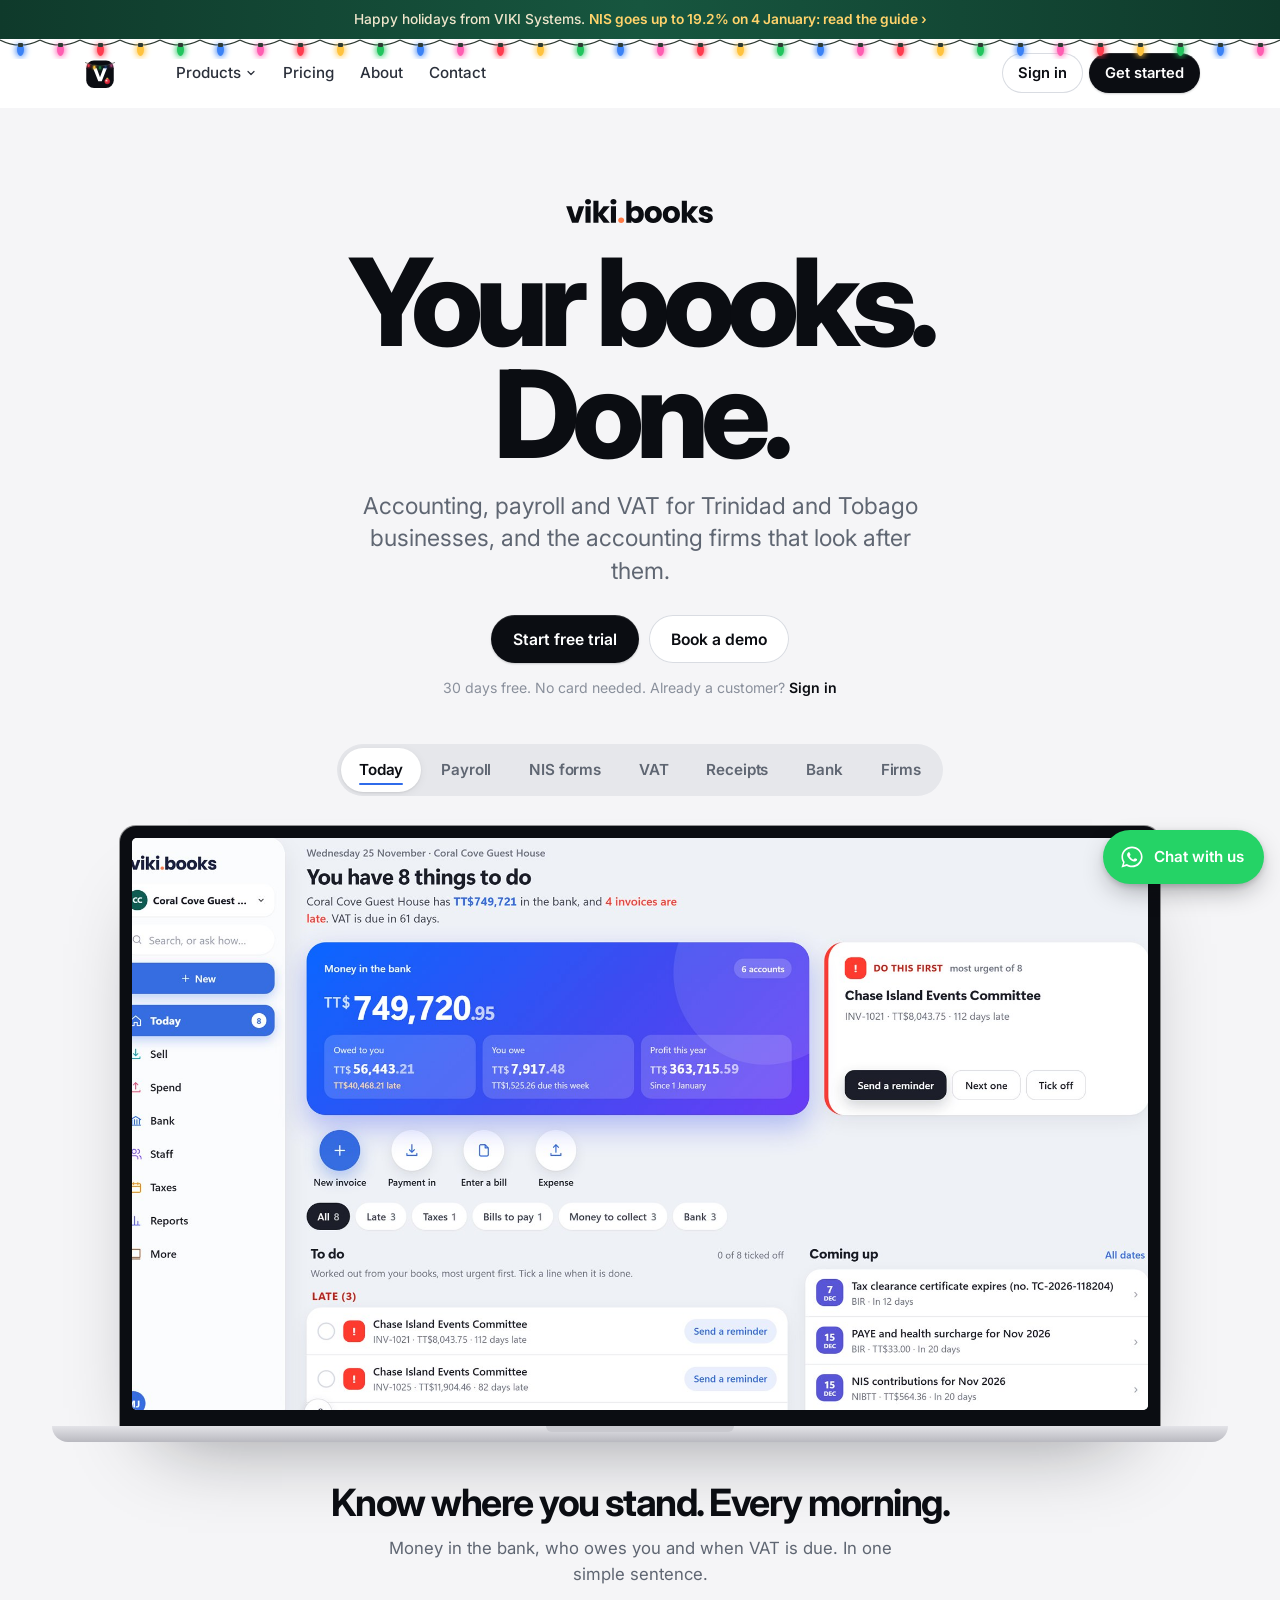
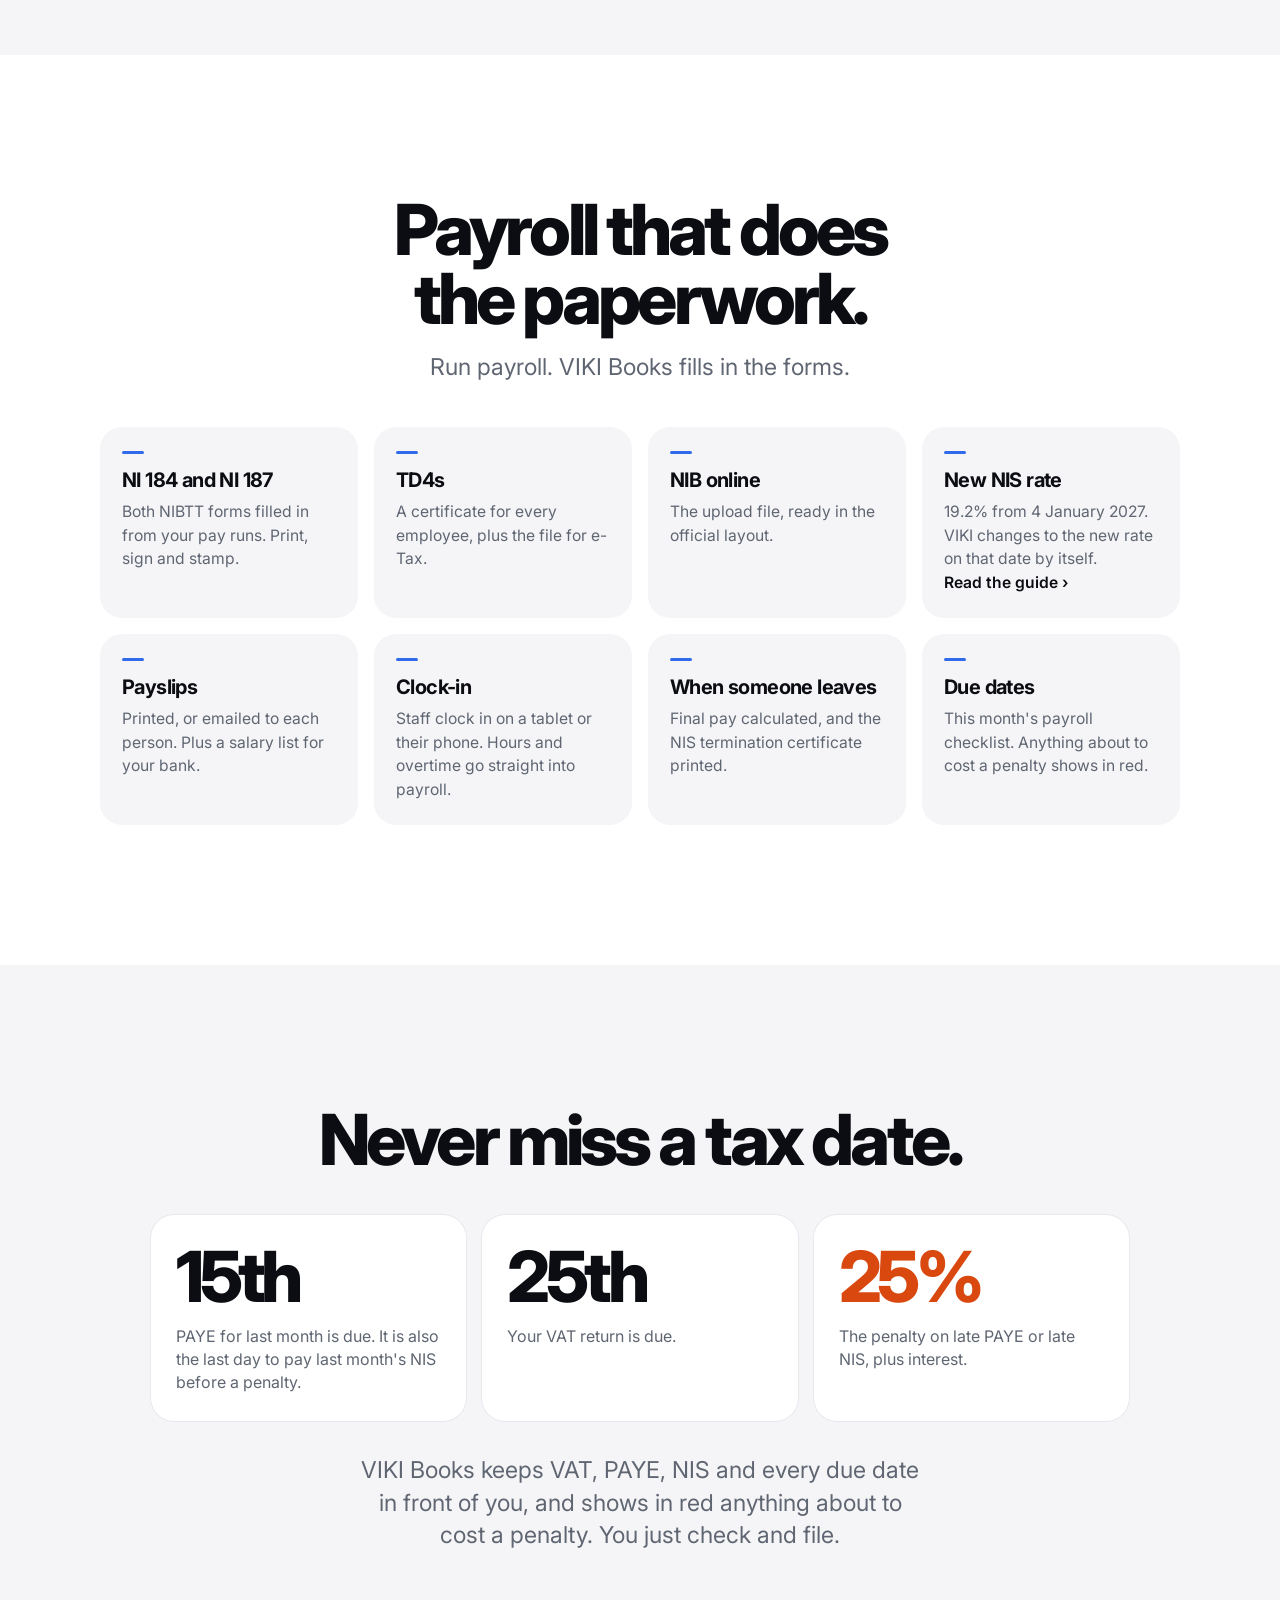
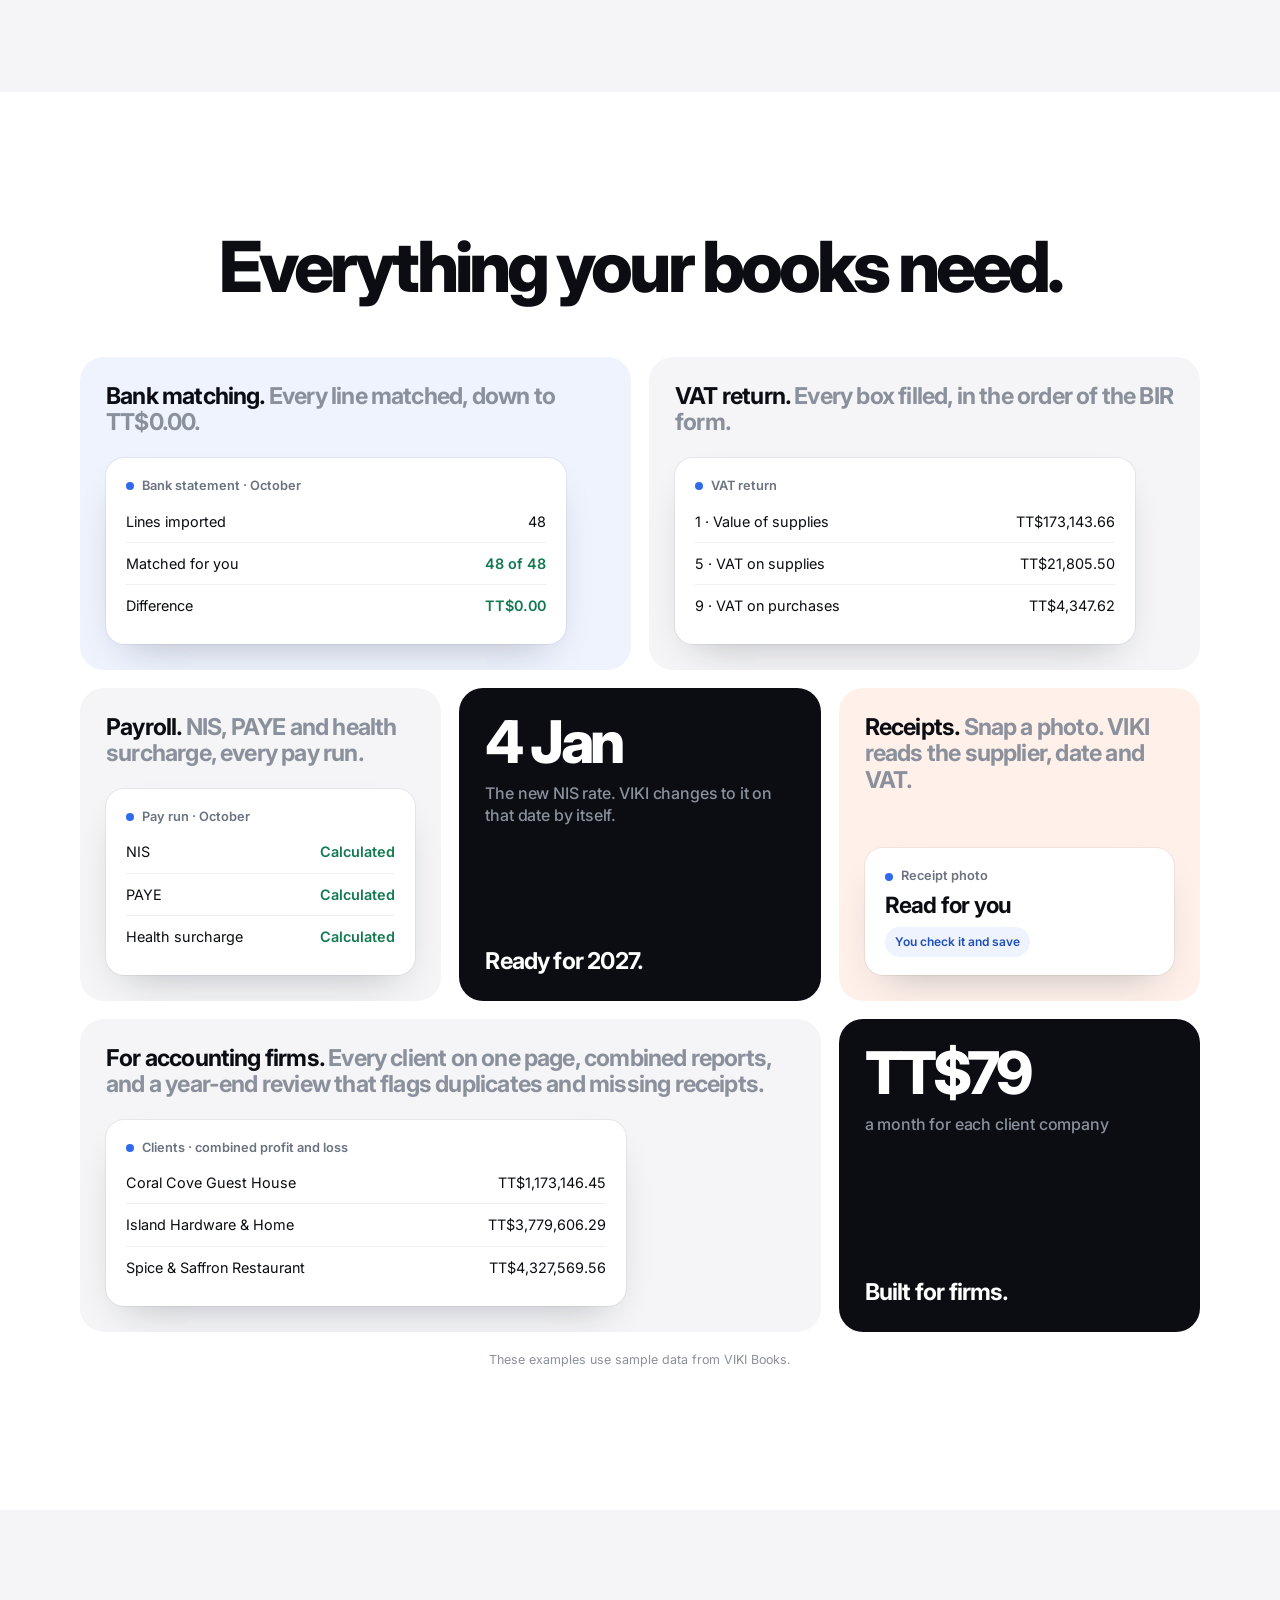
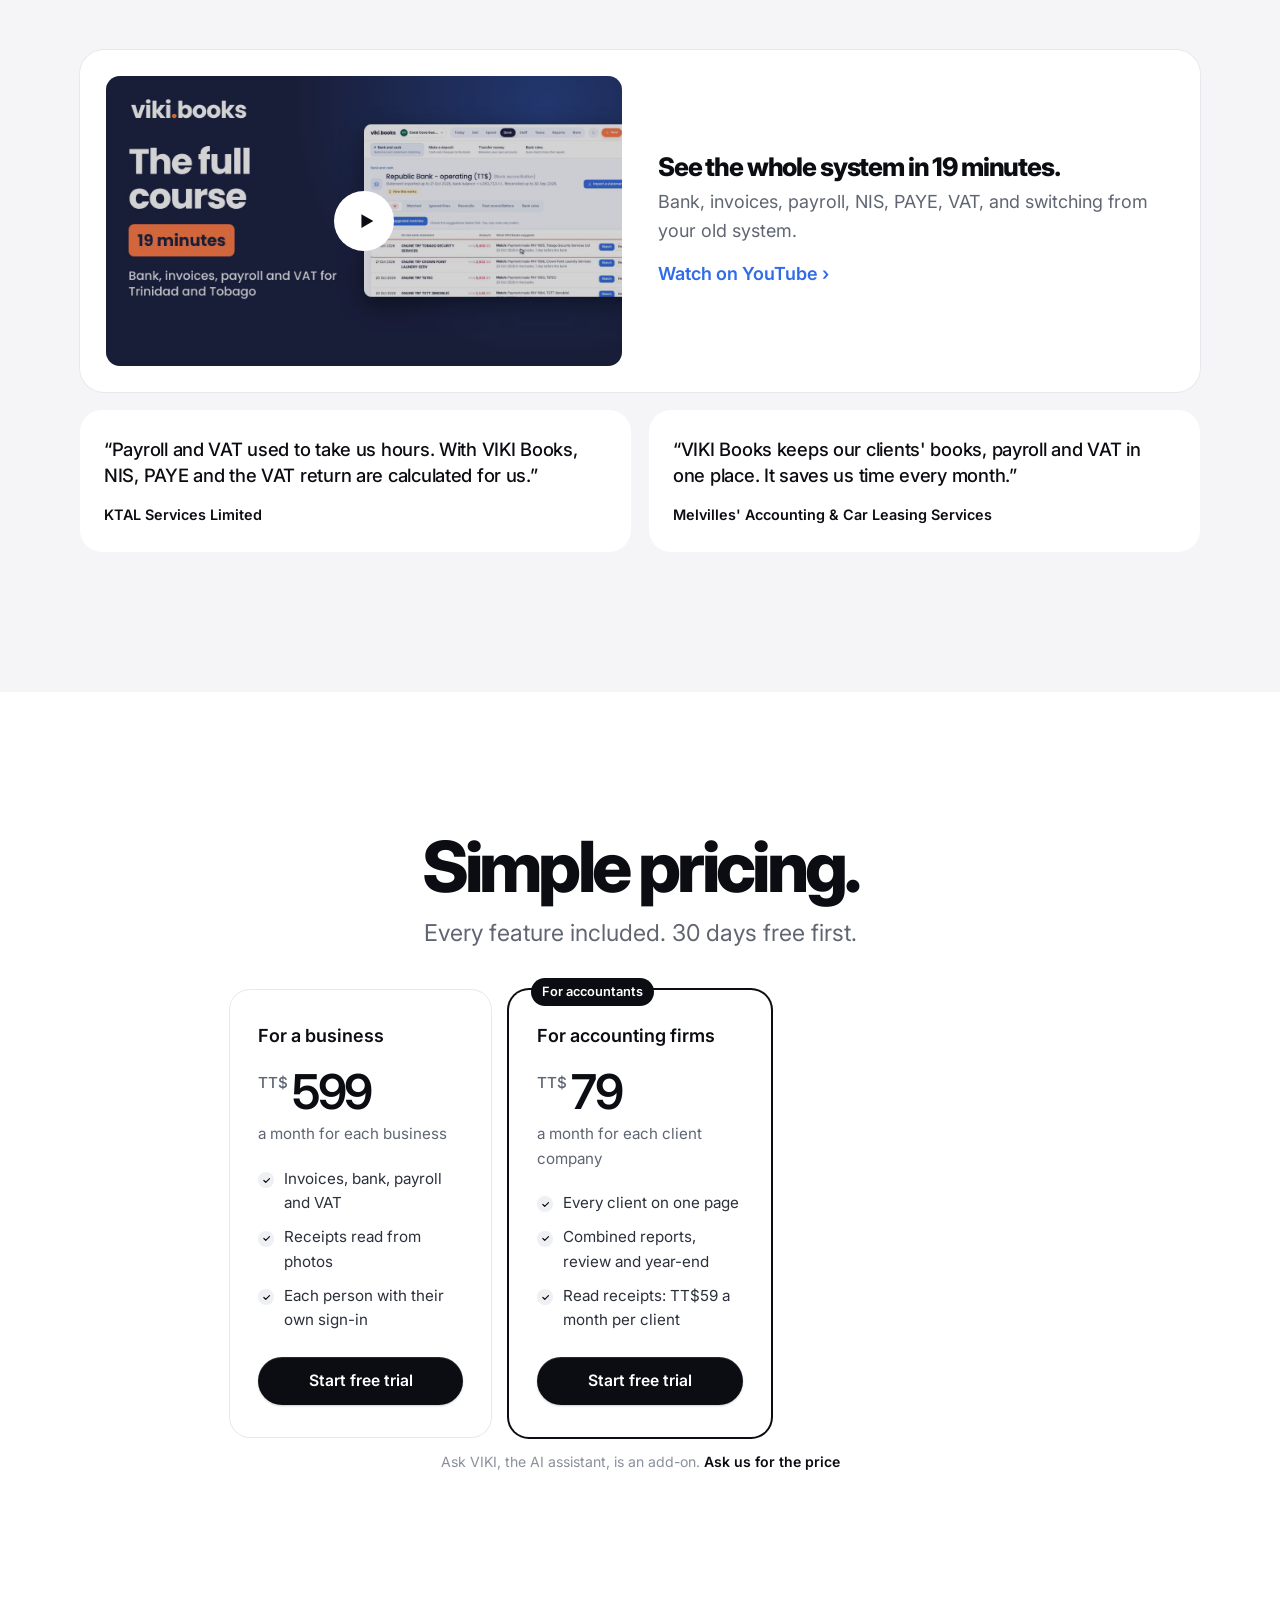
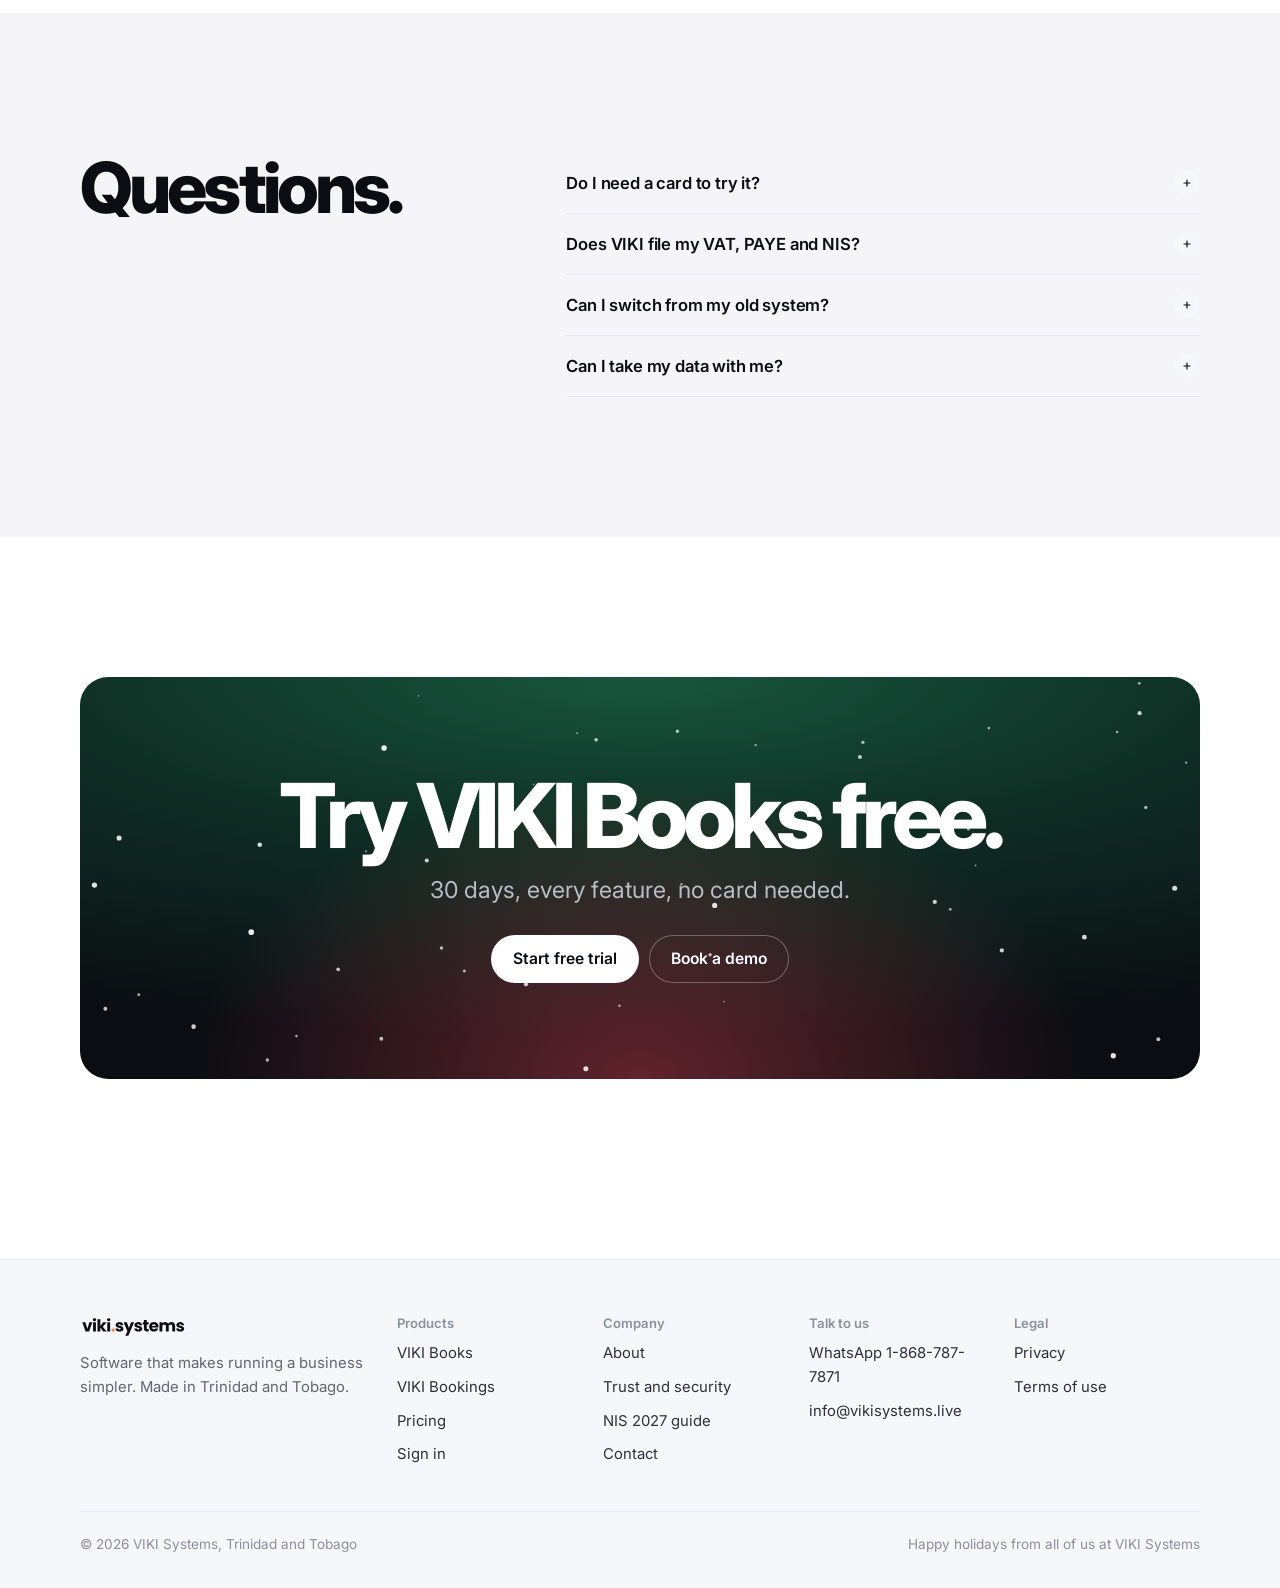
<file: books/index.html>
<!doctype html>
<html lang="en" class="xmas">
<head>
<meta charset="utf-8">
<meta name="viewport" content="width=device-width, initial-scale=1, viewport-fit=cover">
<title>VIKI Books | Accounting built for Trinidad and Tobago</title>
<meta name="description" content="Invoices, bank matching, payroll with NIS, PAYE and health surcharge, your VAT return laid out like the BIR form, and receipts read from a photo. 30 days free, no card needed.">
<link rel="canonical" href="https://vikisystems.live/books/">
<meta name="theme-color" content="#FFFFFF">
<meta property="og:type" content="website">
<meta property="og:site_name" content="VIKI Systems">
<meta property="og:title" content="VIKI Books | Accounting built for Trinidad and Tobago">
<meta property="og:description" content="Invoices, bank matching, payroll with NIS, PAYE and health surcharge, your VAT return laid out like the BIR form, and receipts read from a photo. 30 days free, no card needed.">
<meta property="og:url" content="https://vikisystems.live/books/">
<meta property="og:image" content="https://vikisystems.live/assets/products/books/books-today-dashboard.jpg">
<meta name="twitter:card" content="summary_large_image">
<link rel="icon" type="image/svg+xml" href="../assets/brand/viki-v-holiday-lights.svg">
<link rel="preconnect" href="https://fonts.googleapis.com">
<link rel="preconnect" href="https://fonts.gstatic.com" crossorigin>
<link href="https://fonts.googleapis.com/css2?family=Inter:wght@400;500;600;700;800&display=swap" rel="stylesheet">
<link rel="stylesheet" href="../v5.css?v=20261126c">
<link rel="stylesheet" href="../v6.css?v=20261126c">
<link rel="stylesheet" href="../xmas2.css?v=20261126c">
<script>document.documentElement.classList.add("js")</script>
</head>
<body>
<a class="skip" href="#main">Skip to content</a><a class="ribbon" href="../nis-2027/">Happy holidays from VIKI Systems. <b>NIS goes up to 19.2% on 4 January: read the guide ›</b></a><div class="xlights" aria-hidden="true"><i style="--c:#FF3B4E;--d:0s"></i><i style="--c:#FFC23C;--d:-0.55s"></i><i style="--c:#22C55E;--d:-1.1s"></i><i style="--c:#3B82F6;--d:-1.6500000000000001s"></i><i style="--c:#FF5DB1;--d:-2.2s"></i><i style="--c:#FF3B4E;--d:0s"></i><i style="--c:#FFC23C;--d:-0.55s"></i><i style="--c:#22C55E;--d:-1.1s"></i><i style="--c:#3B82F6;--d:-1.6500000000000001s"></i><i style="--c:#FF5DB1;--d:-2.2s"></i><i style="--c:#FF3B4E;--d:0s"></i><i style="--c:#FFC23C;--d:-0.55s"></i><i style="--c:#22C55E;--d:-1.1s"></i><i style="--c:#3B82F6;--d:-1.6500000000000001s"></i><i style="--c:#FF5DB1;--d:-2.2s"></i><i style="--c:#FF3B4E;--d:0s"></i><i style="--c:#FFC23C;--d:-0.55s"></i><i style="--c:#22C55E;--d:-1.1s"></i><i style="--c:#3B82F6;--d:-1.6500000000000001s"></i><i style="--c:#FF5DB1;--d:-2.2s"></i><i style="--c:#FF3B4E;--d:0s"></i><i style="--c:#FFC23C;--d:-0.55s"></i><i style="--c:#22C55E;--d:-1.1s"></i><i style="--c:#3B82F6;--d:-1.6500000000000001s"></i><i style="--c:#FF5DB1;--d:-2.2s"></i><i style="--c:#FF3B4E;--d:0s"></i><i style="--c:#FFC23C;--d:-0.55s"></i><i style="--c:#22C55E;--d:-1.1s"></i><i style="--c:#3B82F6;--d:-1.6500000000000001s"></i><i style="--c:#FF5DB1;--d:-2.2s"></i><i style="--c:#FF3B4E;--d:0s"></i><i style="--c:#FFC23C;--d:-0.55s"></i><i style="--c:#22C55E;--d:-1.1s"></i><i style="--c:#3B82F6;--d:-1.6500000000000001s"></i><i style="--c:#FF5DB1;--d:-2.2s"></i><i style="--c:#FF3B4E;--d:0s"></i><i style="--c:#FFC23C;--d:-0.55s"></i><i style="--c:#22C55E;--d:-1.1s"></i><i style="--c:#3B82F6;--d:-1.6500000000000001s"></i><i style="--c:#FF5DB1;--d:-2.2s"></i><i style="--c:#FF3B4E;--d:0s"></i><i style="--c:#FFC23C;--d:-0.55s"></i><i style="--c:#22C55E;--d:-1.1s"></i><i style="--c:#3B82F6;--d:-1.6500000000000001s"></i><i style="--c:#FF5DB1;--d:-2.2s"></i><i style="--c:#FF3B4E;--d:0s"></i><i style="--c:#FFC23C;--d:-0.55s"></i><i style="--c:#22C55E;--d:-1.1s"></i></div>
<header class="nav">
  <div class="wrap nav__in">
    <a class="nav__logo" href="../" aria-label="VIKI Systems home"><img src="../assets/brand/viki-v-holiday-lights.svg" alt="VIKI Systems" width="40" height="40" class="vmark"></a>
    <nav class="nav__links" aria-label="Main">
      <div class="nav__drop">
        <button type="button" aria-expanded="false" aria-haspopup="true">Products <svg viewBox="0 0 24 24" fill="none" stroke="currentColor" stroke-width="2.4" stroke-linecap="round" stroke-linejoin="round" aria-hidden="true"><path d="M6 9l6 6 6-6"/></svg></button>
        <div class="nav__panel">
          <a class="nav__item" href="../books/"><i class="pico pico--books" aria-hidden="true"><svg viewBox="0 0 24 24" fill="none" stroke="currentColor" stroke-width="2" stroke-linecap="round" stroke-linejoin="round"><path d="M4 20V10M10 20V4M16 20v-7M22 20H2"/></svg></i><span><b>VIKI Books</b><span>Accounting, payroll and VAT for businesses and accounting firms</span></span></a>
          <a class="nav__item" href="../bookings/"><i class="pico pico--bk" aria-hidden="true"><svg viewBox="0 0 24 24" fill="none" stroke="currentColor" stroke-width="2" stroke-linecap="round" stroke-linejoin="round"><path d="M3 18V8M3 14h18v4M21 14v-2a3 3 0 0 0-3-3h-7v5"/><circle cx="7" cy="11" r="2"/></svg></i><span><b>VIKI Bookings</b><span>Bookings, front desk, restaurant, payments and shift reconciliation for hotels</span></span></a>
        </div>
      </div>
      <a href="../pricing/">Pricing</a>
      <a href="../about/">About</a>
      <a href="../contact/">Contact</a>
    </nav>
    <div class="nav__right">
      <a class="btn btn--light btn--sm nav__signin" href="https://books.vikisystems.live/">Sign in</a>
      <a class="btn btn--dark btn--sm" href="../pricing/">Get started</a>
      <button class="nav__burger" type="button" aria-label="Open menu" aria-expanded="false" aria-controls="sheet"><span></span></button>
    </div>
  </div>
</header>
<div class="sheet" id="sheet">
  <div class="sheet__group">
    <p class="sheet__label">Products</p>
    <a class="nav__item" href="../books/"><i class="pico pico--books" aria-hidden="true"><svg viewBox="0 0 24 24" fill="none" stroke="currentColor" stroke-width="2" stroke-linecap="round" stroke-linejoin="round"><path d="M4 20V10M10 20V4M16 20v-7M22 20H2"/></svg></i><span><b>VIKI Books</b><span>Accounting, payroll and VAT for businesses and accounting firms</span></span></a>
          <a class="nav__item" href="../bookings/"><i class="pico pico--bk" aria-hidden="true"><svg viewBox="0 0 24 24" fill="none" stroke="currentColor" stroke-width="2" stroke-linecap="round" stroke-linejoin="round"><path d="M3 18V8M3 14h18v4M21 14v-2a3 3 0 0 0-3-3h-7v5"/><circle cx="7" cy="11" r="2"/></svg></i><span><b>VIKI Bookings</b><span>Bookings, front desk, restaurant, payments and shift reconciliation for hotels</span></span></a>
  </div>
  <div class="sheet__links">
    <a href="../pricing/">Pricing</a>
    <a href="../about/">About</a>
    <a href="../trust/">Trust and security</a>
    <a href="../contact/">Contact</a>
  </div>
  <div class="sheet__cta">
    <a class="btn btn--dark" href="../pricing/">Get started</a>
    <a class="btn btn--light" href="https://books.vikisystems.live/">Sign in to VIKI Books</a>
  </div>
</div>
<main id="main">
<!-- HERO -->
<section class="ph6 sec--apple">
  <div class="wrap">
    <img class="ph6__logo rv" src="../assets/brand/viki-books-logo-dark.svg" alt="VIKI Books" width="147" height="30">
    <h1 class="h-hero rv">Your books.<br><span class="g">Done.</span></h1>
    <p class="lede rv rv-d1">Accounting, payroll and VAT for Trinidad and Tobago businesses, and the accounting firms that look after them.</p>
    <div class="actions actions--stack rv rv-d2">
      <a class="btn btn--dark" href="https://books.vikisystems.live/#/signup">Start free trial</a>
      <a class="btn btn--light" href="https://wa.me/18687877871?text=Hi%2C%20I%27d%20like%20a%2015-minute%20demo%20of%20VIKI%20Books." target="_blank" rel="noopener">Book a demo</a>
    </div>
    <p class="note rv rv-d2">30 days free. No card needed. Already a customer? <a class="link" href="https://books.vikisystems.live/">Sign in</a></p>
    <div class="xp xp--books rv" data-xp>
      <div class="xp__tabs" role="tablist" aria-label="VIKI Books screens"><button type="button" role="tab" id="xp-books-7-t0" aria-controls="xp-books-7-p0" aria-selected="true" tabindex="0"><span>Today</span><i aria-hidden="true"></i></button><button type="button" role="tab" id="xp-books-7-t1" aria-controls="xp-books-7-p1" aria-selected="false" tabindex="-1"><span>Payroll</span><i aria-hidden="true"></i></button><button type="button" role="tab" id="xp-books-7-t2" aria-controls="xp-books-7-p2" aria-selected="false" tabindex="-1"><span>NIS forms</span><i aria-hidden="true"></i></button><button type="button" role="tab" id="xp-books-7-t3" aria-controls="xp-books-7-p3" aria-selected="false" tabindex="-1"><span>VAT</span><i aria-hidden="true"></i></button><button type="button" role="tab" id="xp-books-7-t4" aria-controls="xp-books-7-p4" aria-selected="false" tabindex="-1"><span>Receipts</span><i aria-hidden="true"></i></button><button type="button" role="tab" id="xp-books-7-t5" aria-controls="xp-books-7-p5" aria-selected="false" tabindex="-1"><span>Bank</span><i aria-hidden="true"></i></button><button type="button" role="tab" id="xp-books-7-t6" aria-controls="xp-books-7-p6" aria-selected="false" tabindex="-1"><span>Firms</span><i aria-hidden="true"></i></button></div>
      <div class="xp__dev">
        <div class="mac"><div class="mac__scr"><div class="xp__screen" style="--ar:56.286%"><figure class="xp__slide is-on" role="tabpanel" id="xp-books-7-p0" aria-labelledby="xp-books-7-t0"><div class="xp__img" style="--fx:45%;--fy:30%"><img src="../assets/products/books/books-today-dashboard.jpg" alt="VIKI Books Today screen: money in the bank, what customers owe, and the most urgent thing to do (sample business)" width="2000" height="1125" loading="lazy" decoding="async"></div></figure><figure class="xp__slide" role="tabpanel" id="xp-books-7-p1" aria-labelledby="xp-books-7-t1" hidden><div class="xp__img" style="--fx:62%;--fy:42%"><img src="../assets/products/books/books-payroll.jpg" alt="VIKI Books pay run for 12 people: total pay, take-home pay, PAYE, NIS and health surcharge, and cost to the business (sample business)" width="2000" height="1125" loading="lazy" decoding="async"></div></figure><figure class="xp__slide" role="tabpanel" id="xp-books-7-p2" aria-labelledby="xp-books-7-t2" hidden><div class="xp__img" style="--fx:60%;--fy:60%"><img src="../assets/products/books/books-ni184.jpg" alt="VIKI Books NIS forms: NI 184 and NI 187 filled in from the month's pay runs, with the NIB upload files (sample business)" width="2000" height="1125" loading="lazy" decoding="async"></div></figure><figure class="xp__slide" role="tabpanel" id="xp-books-7-p3" aria-labelledby="xp-books-7-t3" hidden><div class="xp__img" style="--fx:40%;--fy:70%"><img src="../assets/products/books/books-vat-return.jpg" alt="VIKI Books VAT return laid out box by box like the BIR VAT 101 form (sample business)" width="2000" height="1125" loading="lazy" decoding="async"></div></figure><figure class="xp__slide" role="tabpanel" id="xp-books-7-p4" aria-labelledby="xp-books-7-t4" hidden><div class="xp__img" style="--fx:26%;--fy:40%"><img src="../assets/products/books/books-read-receipts.jpg" alt="VIKI Books reading a receipt photo into supplier, date, receipt number and VAT (sample business)" width="1400" height="788" loading="lazy" decoding="async"></div></figure><figure class="xp__slide" role="tabpanel" id="xp-books-7-p5" aria-labelledby="xp-books-7-t5" hidden><div class="xp__img" style="--fx:55%;--fy:55%"><img src="../assets/products/books/books-bank-matching.jpg" alt="VIKI Books bank matching: bank statement lines with the payment VIKI suggests for each (sample business)" width="2000" height="1125" loading="lazy" decoding="async"></div></figure><figure class="xp__slide" role="tabpanel" id="xp-books-7-p6" aria-labelledby="xp-books-7-t6" hidden><div class="xp__img" style="--fx:60%;--fy:75%"><img src="../assets/products/books/books-firm-clients.jpg" alt="VIKI Books for accounting firms: a combined profit and loss across three client companies (sample clients)" width="2000" height="1125" loading="lazy" decoding="async"></div></figure></div></div><div class="mac__base"></div></div>
      </div>
      <div class="xp__copy"><div class="xp__txt is-on"><h3>Know where you stand. Every morning.</h3><p>Money in the bank, who owes you and when VAT is due. In one simple sentence.</p></div><div class="xp__txt" hidden><h3>Payroll in minutes. NIS, PAYE and health surcharge done.</h3><p>Every pay run calculates take-home pay and what goes to the government. Payslips, emailed or printed, and a salary list for your bank.</p></div><div class="xp__txt" hidden><h3>Your NIS forms, filled in for you.</h3><p>NI 184 and NI 187 come straight from your pay runs, with the NIB online upload file. TD4s at year end too.</p></div><div class="xp__txt" hidden><h3>Your VAT return. Every box filled.</h3><p>Laid out like the BIR form. Check it, enter it on e-Tax by the 25th, done.</p></div><div class="xp__txt" hidden><h3>Snap a receipt. VIKI reads it.</h3><p>Take a photo. VIKI fills in the supplier, the date and the VAT. You check it and save.</p></div><div class="xp__txt" hidden><h3>Your bank, matched in one click.</h3><p>Import your bank statement. VIKI finds each payment in your books, and you accept them all at once.</p></div><div class="xp__txt" hidden><h3>All your clients. One sign-in.</h3><p>Every client's books side by side, with combined reports. Tested with 100 client companies, every screen opens in under a second.</p></div></div>
    </div>
  </div>
</section>

<!-- PAYROLL PAPERWORK -->
<section class="sec" id="payroll">
  <div class="wrap">
    <h2 class="h-2 center rv">Payroll that does<br><span class="g">the paperwork.</span></h2>
    <p class="lede center rv" style="margin:18px auto 0;max-width:600px">Run payroll. VIKI Books fills in the forms.</p>
    <div class="pw6 rv">
      <div><b>NI 184 and NI 187</b><span>Both NIBTT forms filled in from your pay runs. Print, sign and stamp.</span></div>
      <div><b>TD4s</b><span>A certificate for every employee, plus the file for e-Tax.</span></div>
      <div><b>NIB online</b><span>The upload file, ready in the official layout.</span></div>
      <div><b>New NIS rate</b><span>19.2% from 4 January 2027. VIKI changes to the new rate on that date by itself. <a class="link" href="../nis-2027/">Read the guide ›</a></span></div>
      <div><b>Payslips</b><span>Printed, or emailed to each person. Plus a salary list for your bank.</span></div>
      <div><b>Clock-in</b><span>Staff clock in on a tablet or their phone. Hours and overtime go straight into payroll.</span></div>
      <div><b>When someone leaves</b><span>Final pay calculated, and the NIS termination certificate printed.</span></div>
      <div><b>Due dates</b><span>This month's payroll checklist. Anything about to cost a penalty shows in red.</span></div>
    </div>
  </div>
</section>

<!-- TAX DATES -->
<section class="sec sec--apple dl6" id="dates">
  <div class="wrap">
    <h2 class="h-2 center rv">Never miss a tax date.</h2>
    <div class="dl6__row rv">
      <div><b>15th</b><span>PAYE for last month is due. It is also the last day to pay last month's NIS before a penalty.</span></div>
      <div><b>25th</b><span>Your VAT return is due.</span></div>
      <div><b>25%</b><span>The penalty on late PAYE or late NIS, plus interest.</span></div>
    </div>
    <p class="lede center rv">VIKI Books keeps VAT, PAYE, NIS and every due date in front of you, and shows in red anything about to cost a penalty. You just check and file.</p>
  </div>
</section>

<!-- WHAT IT DOES -->
<section class="sec" id="features">
  <div class="wrap">
    <h2 class="h-2 center rv">Everything your books need.</h2>
    <div class="bento rv">
      <div class="tile tile--blue w3" id="bank">
        <h3>Bank matching. <span>Every line matched, down to TT$0.00.</span></h3>
        <div class="ui6"><small><i></i>Bank statement · October</small><div class="r"><span>Lines imported</span><span>48</span></div><div class="r"><span>Matched for you</span><span class="ok">48 of 48</span></div><div class="r"><span>Difference</span><span class="ok">TT$0.00</span></div></div>
      </div>
      <div class="tile w3" id="vat">
        <h3>VAT return. <span>Every box filled, in the order of the BIR form.</span></h3>
        <div class="ui6"><small><i></i>VAT return</small><div class="r"><span>1 · Value of supplies</span><span>TT$173,143.66</span></div><div class="r"><span>5 · VAT on supplies</span><span>TT$21,805.50</span></div><div class="r"><span>9 · VAT on purchases</span><span>TT$4,347.62</span></div></div>
      </div>
      <div class="tile w2">
        <h3>Payroll. <span>NIS, PAYE and health surcharge, every pay run.</span></h3>
        <div class="ui6"><small><i></i>Pay run · October</small><div class="r"><span>NIS</span><span class="ok">Calculated</span></div><div class="r"><span>PAYE</span><span class="ok">Calculated</span></div><div class="r"><span>Health surcharge</span><span class="ok">Calculated</span></div></div>
      </div>
      <div class="tile tile--dark w2">
        <p class="big">4 Jan<small>The new NIS rate. VIKI changes to it on that date by itself.</small></p>
        <h3>Ready for 2027.</h3>
      </div>
      <div class="tile tile--orange w2" id="receipts">
        <h3>Receipts. <span>Snap a photo. VIKI reads the supplier, date and VAT.</span></h3>
        <div class="ui6"><small><i></i>Receipt photo</small><b style="font-size:1.4rem">Read for you</b><span class="tagx">You check it and save</span></div>
      </div>
      <div class="tile w4" id="firms">
        <h3>For accounting firms. <span>Every client on one page, combined reports, and a year-end review that flags duplicates and missing receipts.</span></h3>
        <div class="ui6" style="max-width:520px"><small><i></i>Clients · combined profit and loss</small><div class="r"><span>Coral Cove Guest House</span><span>TT$1,173,146.45</span></div><div class="r"><span>Island Hardware &amp; Home</span><span>TT$3,779,606.29</span></div><div class="r"><span>Spice &amp; Saffron Restaurant</span><span>TT$4,327,569.56</span></div></div>
      </div>
      <div class="tile tile--dark w2">
        <p class="big">TT$79<small>a month for each client company</small></p>
        <h3>Built for firms.</h3>
      </div>
    </div>
    <p class="sample center">These examples use sample data from VIKI Books.</p>
  </div>
</section>

<!-- TOUR -->
<section class="sec sec--apple" id="course">
  <div class="wrap">
    <a class="tour rv" href="https://youtu.be/DyGMU4hZ6CI" target="_blank" rel="noopener">
      <span class="tour__img"><img src="../assets/products/books/books-course.jpg" alt="" width="1280" height="720" loading="lazy"><span aria-hidden="true"><svg viewBox="0 0 24 24" fill="currentColor"><path d="M7 4.5v15l13-7.5z"/></svg></span></span>
      <span><h3>See the whole system in 19 minutes.</h3><p>Bank, invoices, payroll, NIS, PAYE, VAT, and switching from your old system.</p><p class="go">Watch on YouTube ›</p></span>
    </a>
    <div class="quotes6 rv" style="margin-top:18px">
      <figure><blockquote>“Payroll and VAT used to take us hours. With VIKI Books, NIS, PAYE and the VAT return are calculated for us.”</blockquote><figcaption><b>KTAL Services Limited</b></figcaption></figure>
      <figure><blockquote>“VIKI Books keeps our clients' books, payroll and VAT in one place. It saves us time every month.”</blockquote><figcaption><b>Melvilles' Accounting &amp; Car Leasing Services</b></figcaption></figure>
    </div>
  </div>
</section>

<!-- PRICES -->
<section class="sec" id="prices">
  <div class="wrap">
    <h2 class="h-2 center rv">Simple pricing.</h2>
    <p class="lede center rv" style="margin:16px auto 40px">Every feature included. 30 days free first.</p>
    <div class="prices rv" style="max-width:820px;margin:0 auto">
      <div class="price">
        <p class="price__who">For a business</p>
        <p class="price__amt"><sup>TT$</sup>599</p><p class="price__per">a month for each business</p>
        <ul><li>Invoices, bank, payroll and VAT</li><li>Receipts read from photos</li><li>Each person with their own sign-in</li></ul>
        <a class="btn btn--dark" href="https://books.vikisystems.live/#/signup">Start free trial</a>
      </div>
      <div class="price price--hot">
        <span class="price__tag">For accountants</span>
        <p class="price__who">For accounting firms</p>
        <p class="price__amt"><sup>TT$</sup>79</p><p class="price__per">a month for each client company</p>
        <ul><li>Every client on one page</li><li>Combined reports, review and year-end</li><li>Read receipts: TT$59 a month per client</li></ul>
        <a class="btn btn--dark" href="https://books.vikisystems.live/#/signup">Start free trial</a>
      </div>
    </div>
    <p class="center note">Ask VIKI, the AI assistant, is an add-on. <a class="link" href="../contact/">Ask us for the price</a></p>
  </div>
</section>

<!-- FAQ -->
<section class="sec sec--apple" id="faq">
  <div class="wrap faq">
    <div class="head rv"><h2 class="h-2">Questions.</h2></div>
    <div class="qs rv">
      <details><summary>Do I need a card to try it?</summary><p>No. The free trial lasts 30 days with every feature, and needs no card.</p></details>
      <details><summary>Does VIKI file my VAT, PAYE and NIS?</summary><p>VIKI Books prepares everything: your VAT return box by box, the NI 184 and NI 187 forms, the NIB online upload file, and the TD4s with the e-Tax file. You, or your accountant, check them and file them with the BIR and NIBTT.</p></details>
      <details><summary>Can I switch from my old system?</summary><p>Yes. Import your lists, balances and unpaid invoices and bills, and check the trial balances match to the cent before you switch.</p></details>
      <details><summary>Can I take my data with me?</summary><p>Yes. Download a backup or export everything to Excel whenever you like.</p></details>
    </div>
  </div>
</section>

<!-- FINAL -->
<section class="sec sec--tight">
  <div class="final rv">
    <h2 class="h-1">Try VIKI Books free.</h2>
    <p class="lede">30 days, every feature, no card needed.</p>
    <div class="actions actions--stack">
      <a class="btn btn--white" href="https://books.vikisystems.live/#/signup">Start free trial</a>
      <a class="btn btn--light" href="../contact/">Book a demo</a>
    </div>
  </div>
</section>
</main>
<footer class="foot">
  <div class="wrap">
    <div class="foot__grid">
      <div class="foot__brand">
        <img src="../assets/brand/viki-systems-logo-dark.svg" alt="viki.systems" width="107" height="22">
        <p>Software that makes running a business simpler. Made in Trinidad and Tobago.</p>
      </div>
      <div><h4>Products</h4><ul><li><a href="../books/">VIKI Books</a></li><li><a href="../bookings/">VIKI Bookings</a></li><li><a href="../pricing/">Pricing</a></li><li><a href="https://books.vikisystems.live/">Sign in</a></li></ul></div>
      <div><h4>Company</h4><ul><li><a href="../about/">About</a></li><li><a href="../trust/">Trust and security</a></li><li><a href="../nis-2027/">NIS 2027 guide</a></li><li><a href="../contact/">Contact</a></li></ul></div>
      <div><h4>Talk to us</h4><ul><li><a href="https://wa.me/18687877871" target="_blank" rel="noopener">WhatsApp 1-868-787-7871</a></li><li><a href="mailto:info@vikisystems.live">info@vikisystems.live</a></li></ul></div>
      <div><h4>Legal</h4><ul><li><a href="../books/privacy.html">Privacy</a></li><li><a href="../books/terms.html">Terms of use</a></li></ul></div>
    </div>
    <div class="foot__base"><span>© <span data-year>2026</span> VIKI Systems, Trinidad and Tobago</span><span>Happy holidays from all of us at VIKI Systems</span></div>
  </div>
</footer>
<a class="wa-fab" href="https://wa.me/18687877871?text=Hi%20VIKI%20Systems%2C%20I%20have%20a%20question." target="_blank" rel="noopener" aria-label="Chat with VIKI Systems on WhatsApp"><svg viewBox="0 0 32 32" aria-hidden="true"><path fill="currentColor" d="M16 3C8.8 3 3 8.7 3 15.8c0 2.5.7 4.9 2 6.9L3 29l6.5-1.9c1.9 1 4.1 1.6 6.5 1.6 7.2 0 13-5.7 13-12.8S23.2 3 16 3zm0 23.4c-2.1 0-4.1-.6-5.8-1.6l-.4-.2-3.9 1.1 1.1-3.7-.3-.4c-1.1-1.7-1.7-3.7-1.7-5.8C5 9.9 9.9 5.2 16 5.2s11 4.7 11 10.6-4.9 10.6-11 10.6zm6-7.9c-.3-.2-1.9-.9-2.2-1s-.5-.2-.7.2-.8 1-.9 1.2-.3.2-.6.1c-.3-.2-1.4-.5-2.6-1.6-1-.9-1.6-1.9-1.8-2.2s0-.5.1-.6l.5-.5c.1-.2.2-.3.3-.5s0-.4 0-.5-.7-1.7-1-2.3c-.3-.6-.5-.5-.7-.5h-.6c-.2 0-.5.1-.8.4s-1 1-1 2.5 1.1 2.9 1.2 3.1c.2.2 2.1 3.2 5.1 4.5.7.3 1.3.5 1.7.6.7.2 1.4.2 1.9.1.6-.1 1.9-.8 2.1-1.5.3-.7.3-1.4.2-1.5-.1-.1-.3-.2-.6-.3z"/></svg><span>Chat with us</span></a>
<script src="../v5.js?v=20261126c" defer></script>
<script src="../xp.js?v=20261126c" defer></script>
<script src="../holiday.js?v=20261126c" defer></script>
</body>
</html>
</file>
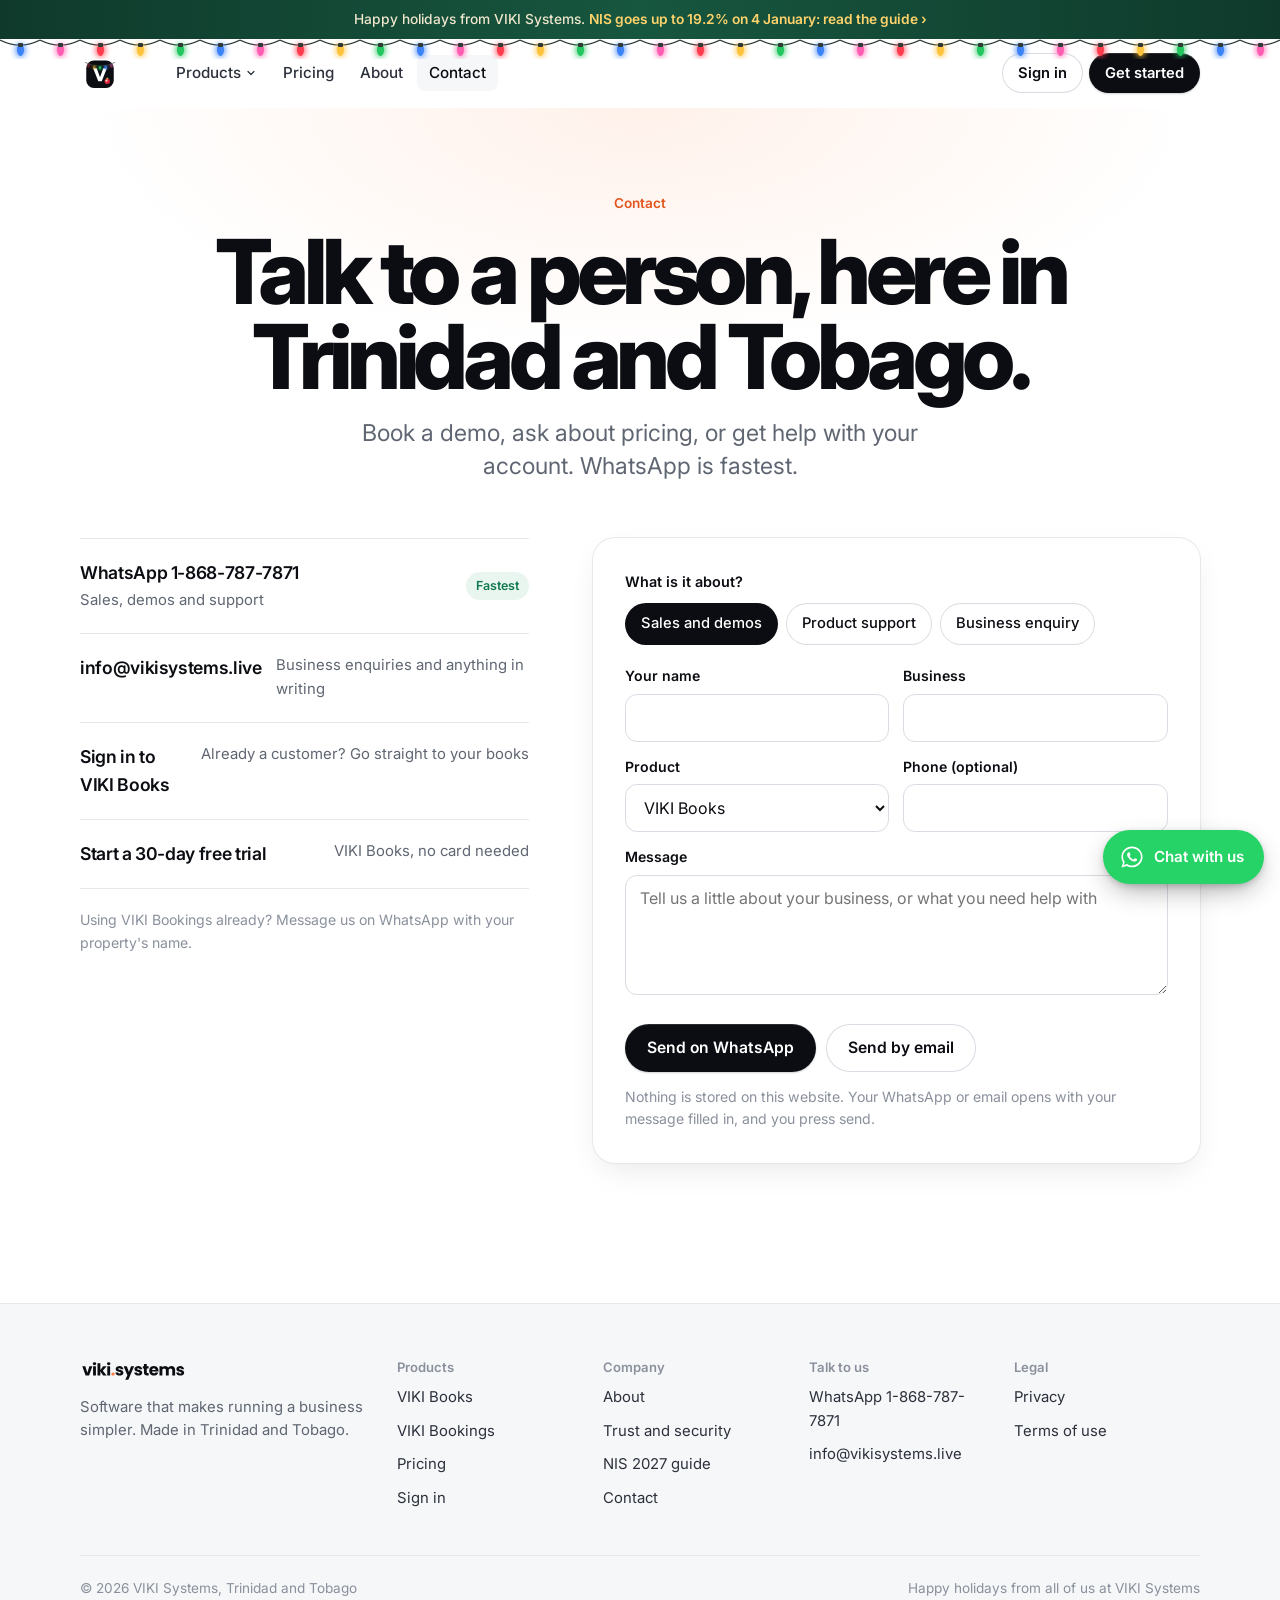
<file: contact/index.html>
<!doctype html>
<html lang="en" class="xmas">
<head>
<meta charset="utf-8">
<meta name="viewport" content="width=device-width, initial-scale=1, viewport-fit=cover">
<title>Contact | VIKI Systems</title>
<meta name="description" content="Talk to VIKI Systems in Trinidad and Tobago: sales and demos, product support and business enquiries. WhatsApp 1-868-787-7871 or info@vikisystems.live.">
<link rel="canonical" href="https://vikisystems.live/contact/">
<meta name="theme-color" content="#FFFFFF">
<meta property="og:type" content="website">
<meta property="og:site_name" content="VIKI Systems">
<meta property="og:title" content="Contact | VIKI Systems">
<meta property="og:description" content="Talk to VIKI Systems in Trinidad and Tobago: sales and demos, product support and business enquiries. WhatsApp 1-868-787-7871 or info@vikisystems.live.">
<meta property="og:url" content="https://vikisystems.live/contact/">
<meta property="og:image" content="https://vikisystems.live/assets/products/books/books-today-dashboard.jpg">
<meta name="twitter:card" content="summary_large_image">
<link rel="icon" type="image/svg+xml" href="../assets/brand/viki-v-holiday-lights.svg">
<link rel="preconnect" href="https://fonts.googleapis.com">
<link rel="preconnect" href="https://fonts.gstatic.com" crossorigin>
<link href="https://fonts.googleapis.com/css2?family=Inter:wght@400;500;600;700;800&display=swap" rel="stylesheet">
<link rel="stylesheet" href="../v5.css?v=20261126c">
<link rel="stylesheet" href="../v6.css?v=20261126c">
<link rel="stylesheet" href="../xmas2.css?v=20261126c">
<script>document.documentElement.classList.add("js")</script>
</head>
<body>
<a class="skip" href="#main">Skip to content</a><a class="ribbon" href="../nis-2027/">Happy holidays from VIKI Systems. <b>NIS goes up to 19.2% on 4 January: read the guide ›</b></a><div class="xlights" aria-hidden="true"><i style="--c:#FF3B4E;--d:0s"></i><i style="--c:#FFC23C;--d:-0.55s"></i><i style="--c:#22C55E;--d:-1.1s"></i><i style="--c:#3B82F6;--d:-1.6500000000000001s"></i><i style="--c:#FF5DB1;--d:-2.2s"></i><i style="--c:#FF3B4E;--d:0s"></i><i style="--c:#FFC23C;--d:-0.55s"></i><i style="--c:#22C55E;--d:-1.1s"></i><i style="--c:#3B82F6;--d:-1.6500000000000001s"></i><i style="--c:#FF5DB1;--d:-2.2s"></i><i style="--c:#FF3B4E;--d:0s"></i><i style="--c:#FFC23C;--d:-0.55s"></i><i style="--c:#22C55E;--d:-1.1s"></i><i style="--c:#3B82F6;--d:-1.6500000000000001s"></i><i style="--c:#FF5DB1;--d:-2.2s"></i><i style="--c:#FF3B4E;--d:0s"></i><i style="--c:#FFC23C;--d:-0.55s"></i><i style="--c:#22C55E;--d:-1.1s"></i><i style="--c:#3B82F6;--d:-1.6500000000000001s"></i><i style="--c:#FF5DB1;--d:-2.2s"></i><i style="--c:#FF3B4E;--d:0s"></i><i style="--c:#FFC23C;--d:-0.55s"></i><i style="--c:#22C55E;--d:-1.1s"></i><i style="--c:#3B82F6;--d:-1.6500000000000001s"></i><i style="--c:#FF5DB1;--d:-2.2s"></i><i style="--c:#FF3B4E;--d:0s"></i><i style="--c:#FFC23C;--d:-0.55s"></i><i style="--c:#22C55E;--d:-1.1s"></i><i style="--c:#3B82F6;--d:-1.6500000000000001s"></i><i style="--c:#FF5DB1;--d:-2.2s"></i><i style="--c:#FF3B4E;--d:0s"></i><i style="--c:#FFC23C;--d:-0.55s"></i><i style="--c:#22C55E;--d:-1.1s"></i><i style="--c:#3B82F6;--d:-1.6500000000000001s"></i><i style="--c:#FF5DB1;--d:-2.2s"></i><i style="--c:#FF3B4E;--d:0s"></i><i style="--c:#FFC23C;--d:-0.55s"></i><i style="--c:#22C55E;--d:-1.1s"></i><i style="--c:#3B82F6;--d:-1.6500000000000001s"></i><i style="--c:#FF5DB1;--d:-2.2s"></i><i style="--c:#FF3B4E;--d:0s"></i><i style="--c:#FFC23C;--d:-0.55s"></i><i style="--c:#22C55E;--d:-1.1s"></i><i style="--c:#3B82F6;--d:-1.6500000000000001s"></i><i style="--c:#FF5DB1;--d:-2.2s"></i><i style="--c:#FF3B4E;--d:0s"></i><i style="--c:#FFC23C;--d:-0.55s"></i><i style="--c:#22C55E;--d:-1.1s"></i></div>
<header class="nav">
  <div class="wrap nav__in">
    <a class="nav__logo" href="../" aria-label="VIKI Systems home"><img src="../assets/brand/viki-v-holiday-lights.svg" alt="VIKI Systems" width="40" height="40" class="vmark"></a>
    <nav class="nav__links" aria-label="Main">
      <div class="nav__drop">
        <button type="button" aria-expanded="false" aria-haspopup="true">Products <svg viewBox="0 0 24 24" fill="none" stroke="currentColor" stroke-width="2.4" stroke-linecap="round" stroke-linejoin="round" aria-hidden="true"><path d="M6 9l6 6 6-6"/></svg></button>
        <div class="nav__panel">
          <a class="nav__item" href="../books/"><i class="pico pico--books" aria-hidden="true"><svg viewBox="0 0 24 24" fill="none" stroke="currentColor" stroke-width="2" stroke-linecap="round" stroke-linejoin="round"><path d="M4 20V10M10 20V4M16 20v-7M22 20H2"/></svg></i><span><b>VIKI Books</b><span>Accounting, payroll and VAT for businesses and accounting firms</span></span></a>
          <a class="nav__item" href="../bookings/"><i class="pico pico--bk" aria-hidden="true"><svg viewBox="0 0 24 24" fill="none" stroke="currentColor" stroke-width="2" stroke-linecap="round" stroke-linejoin="round"><path d="M3 18V8M3 14h18v4M21 14v-2a3 3 0 0 0-3-3h-7v5"/><circle cx="7" cy="11" r="2"/></svg></i><span><b>VIKI Bookings</b><span>Bookings, front desk, restaurant, payments and shift reconciliation for hotels</span></span></a>
        </div>
      </div>
      <a href="../pricing/">Pricing</a>
      <a href="../about/">About</a>
      <a href="../contact/">Contact</a>
    </nav>
    <div class="nav__right">
      <a class="btn btn--light btn--sm nav__signin" href="https://books.vikisystems.live/">Sign in</a>
      <a class="btn btn--dark btn--sm" href="../pricing/">Get started</a>
      <button class="nav__burger" type="button" aria-label="Open menu" aria-expanded="false" aria-controls="sheet"><span></span></button>
    </div>
  </div>
</header>
<div class="sheet" id="sheet">
  <div class="sheet__group">
    <p class="sheet__label">Products</p>
    <a class="nav__item" href="../books/"><i class="pico pico--books" aria-hidden="true"><svg viewBox="0 0 24 24" fill="none" stroke="currentColor" stroke-width="2" stroke-linecap="round" stroke-linejoin="round"><path d="M4 20V10M10 20V4M16 20v-7M22 20H2"/></svg></i><span><b>VIKI Books</b><span>Accounting, payroll and VAT for businesses and accounting firms</span></span></a>
          <a class="nav__item" href="../bookings/"><i class="pico pico--bk" aria-hidden="true"><svg viewBox="0 0 24 24" fill="none" stroke="currentColor" stroke-width="2" stroke-linecap="round" stroke-linejoin="round"><path d="M3 18V8M3 14h18v4M21 14v-2a3 3 0 0 0-3-3h-7v5"/><circle cx="7" cy="11" r="2"/></svg></i><span><b>VIKI Bookings</b><span>Bookings, front desk, restaurant, payments and shift reconciliation for hotels</span></span></a>
  </div>
  <div class="sheet__links">
    <a href="../pricing/">Pricing</a>
    <a href="../about/">About</a>
    <a href="../trust/">Trust and security</a>
    <a href="../contact/">Contact</a>
  </div>
  <div class="sheet__cta">
    <a class="btn btn--dark" href="../pricing/">Get started</a>
    <a class="btn btn--light" href="https://books.vikisystems.live/">Sign in to VIKI Books</a>
  </div>
</div>
<main id="main">
<section class="phero" style="--tint:var(--accent-soft)">
  <div class="wrap">
    <div class="center">
      <p class="kicker rv">Contact</p>
      <h1 class="h-1 rv">Talk to a person, here in Trinidad and Tobago<span class="o">.</span></h1>
      <p class="lede rv rv-d1">Book a demo, ask about pricing, or get help with your account. WhatsApp is fastest.</p>
    </div>
  </div>
</section>

<section class="sec" style="padding-top:56px">
  <div class="wrap cx">
    <div class="rv">
      <div class="ways">
        <a href="https://wa.me/18687877871?text=Hi%2C%20I%27d%20like%20a%2015-minute%20demo%20of%20VIKI." target="_blank" rel="noopener"><b>WhatsApp 1-868-787-7871</b><span>Sales, demos and support</span><em>Fastest</em></a>
        <a href="mailto:info@vikisystems.live"><b>info@vikisystems.live</b><span>Business enquiries and anything in writing</span></a>
        <a href="https://books.vikisystems.live/"><b>Sign in to VIKI Books</b><span>Already a customer? Go straight to your books</span></a>
        <a href="https://books.vikisystems.live/#/signup"><b>Start a 30-day free trial</b><span>VIKI Books, no card needed</span></a>
      </div>
      <p class="note" style="margin-top:20px">Using VIKI Bookings already? Message us on WhatsApp with your property's name.</p>
    </div>

    <form class="form rv" data-mailform novalidate>
      <fieldset class="topics">
        <legend>What is it about?</legend>
        <label><input type="radio" name="topic" value="Sales and demos" checked><span>Sales and demos</span></label>
        <label><input type="radio" name="topic" value="Product support"><span>Product support</span></label>
        <label><input type="radio" name="topic" value="Business enquiry"><span>Business enquiry</span></label>
      </fieldset>
      <div class="fields">
        <div class="fields fields--2">
          <div class="field"><label for="f-name">Your name</label><input class="input" id="f-name" name="name" autocomplete="name" required></div>
          <div class="field"><label for="f-biz">Business</label><input class="input" id="f-biz" name="business" autocomplete="organization"></div>
        </div>
        <div class="fields fields--2">
          <div class="field"><label for="f-prod">Product</label>
            <select class="input" id="f-prod" name="product"><option>VIKI Books</option><option>VIKI Books for my accounting firm</option><option>VIKI Bookings</option><option>Not sure yet</option></select></div>
          <div class="field"><label for="f-phone">Phone (optional)</label><input class="input" id="f-phone" name="phone" type="tel" autocomplete="tel"></div>
        </div>
        <div class="field"><label for="f-msg">Message</label><textarea class="input" id="f-msg" name="message" required placeholder="Tell us a little about your business, or what you need help with"></textarea></div>
      </div>
      <div class="actions actions--stack">
        <button class="btn btn--dark" type="button" data-wa>Send on WhatsApp</button>
        <button class="btn btn--light" type="submit">Send by email</button>
      </div>
      <p class="note">Nothing is stored on this website. Your WhatsApp or email opens with your message filled in, and you press send.</p>
      <div class="form__done" role="status">
        <div class="tick"><svg viewBox="0 0 24 24" fill="none" stroke="currentColor" stroke-width="2.5" stroke-linecap="round" stroke-linejoin="round"><path d="M5 12l5 5L20 7"/></svg></div>
        <h3 class="h-3">Your message is ready to send</h3>
        <p class="muted" style="margin:10px auto 20px;max-width:360px">Your WhatsApp or email opened with everything filled in. Press send there and it reaches us.</p>
        <button class="btn btn--light btn--sm" type="button" data-again>Write another</button>
      </div>
    </form>
  </div>
</section>
</main>
<footer class="foot">
  <div class="wrap">
    <div class="foot__grid">
      <div class="foot__brand">
        <img src="../assets/brand/viki-systems-logo-dark.svg" alt="viki.systems" width="107" height="22">
        <p>Software that makes running a business simpler. Made in Trinidad and Tobago.</p>
      </div>
      <div><h4>Products</h4><ul><li><a href="../books/">VIKI Books</a></li><li><a href="../bookings/">VIKI Bookings</a></li><li><a href="../pricing/">Pricing</a></li><li><a href="https://books.vikisystems.live/">Sign in</a></li></ul></div>
      <div><h4>Company</h4><ul><li><a href="../about/">About</a></li><li><a href="../trust/">Trust and security</a></li><li><a href="../nis-2027/">NIS 2027 guide</a></li><li><a href="../contact/">Contact</a></li></ul></div>
      <div><h4>Talk to us</h4><ul><li><a href="https://wa.me/18687877871" target="_blank" rel="noopener">WhatsApp 1-868-787-7871</a></li><li><a href="mailto:info@vikisystems.live">info@vikisystems.live</a></li></ul></div>
      <div><h4>Legal</h4><ul><li><a href="../books/privacy.html">Privacy</a></li><li><a href="../books/terms.html">Terms of use</a></li></ul></div>
    </div>
    <div class="foot__base"><span>© <span data-year>2026</span> VIKI Systems, Trinidad and Tobago</span><span>Happy holidays from all of us at VIKI Systems</span></div>
  </div>
</footer>
<a class="wa-fab" href="https://wa.me/18687877871?text=Hi%20VIKI%20Systems%2C%20I%20have%20a%20question." target="_blank" rel="noopener" aria-label="Chat with VIKI Systems on WhatsApp"><svg viewBox="0 0 32 32" aria-hidden="true"><path fill="currentColor" d="M16 3C8.8 3 3 8.7 3 15.8c0 2.5.7 4.9 2 6.9L3 29l6.5-1.9c1.9 1 4.1 1.6 6.5 1.6 7.2 0 13-5.7 13-12.8S23.2 3 16 3zm0 23.4c-2.1 0-4.1-.6-5.8-1.6l-.4-.2-3.9 1.1 1.1-3.7-.3-.4c-1.1-1.7-1.7-3.7-1.7-5.8C5 9.9 9.9 5.2 16 5.2s11 4.7 11 10.6-4.9 10.6-11 10.6zm6-7.9c-.3-.2-1.9-.9-2.2-1s-.5-.2-.7.2-.8 1-.9 1.2-.3.2-.6.1c-.3-.2-1.4-.5-2.6-1.6-1-.9-1.6-1.9-1.8-2.2s0-.5.1-.6l.5-.5c.1-.2.2-.3.3-.5s0-.4 0-.5-.7-1.7-1-2.3c-.3-.6-.5-.5-.7-.5h-.6c-.2 0-.5.1-.8.4s-1 1-1 2.5 1.1 2.9 1.2 3.1c.2.2 2.1 3.2 5.1 4.5.7.3 1.3.5 1.7.6.7.2 1.4.2 1.9.1.6-.1 1.9-.8 2.1-1.5.3-.7.3-1.4.2-1.5-.1-.1-.3-.2-.6-.3z"/></svg><span>Chat with us</span></a>
<script src="../v5.js?v=20261126c" defer></script>
<script src="../xp.js?v=20261126c" defer></script>
<script src="../holiday.js?v=20261126c" defer></script>
</body>
</html>
</file>
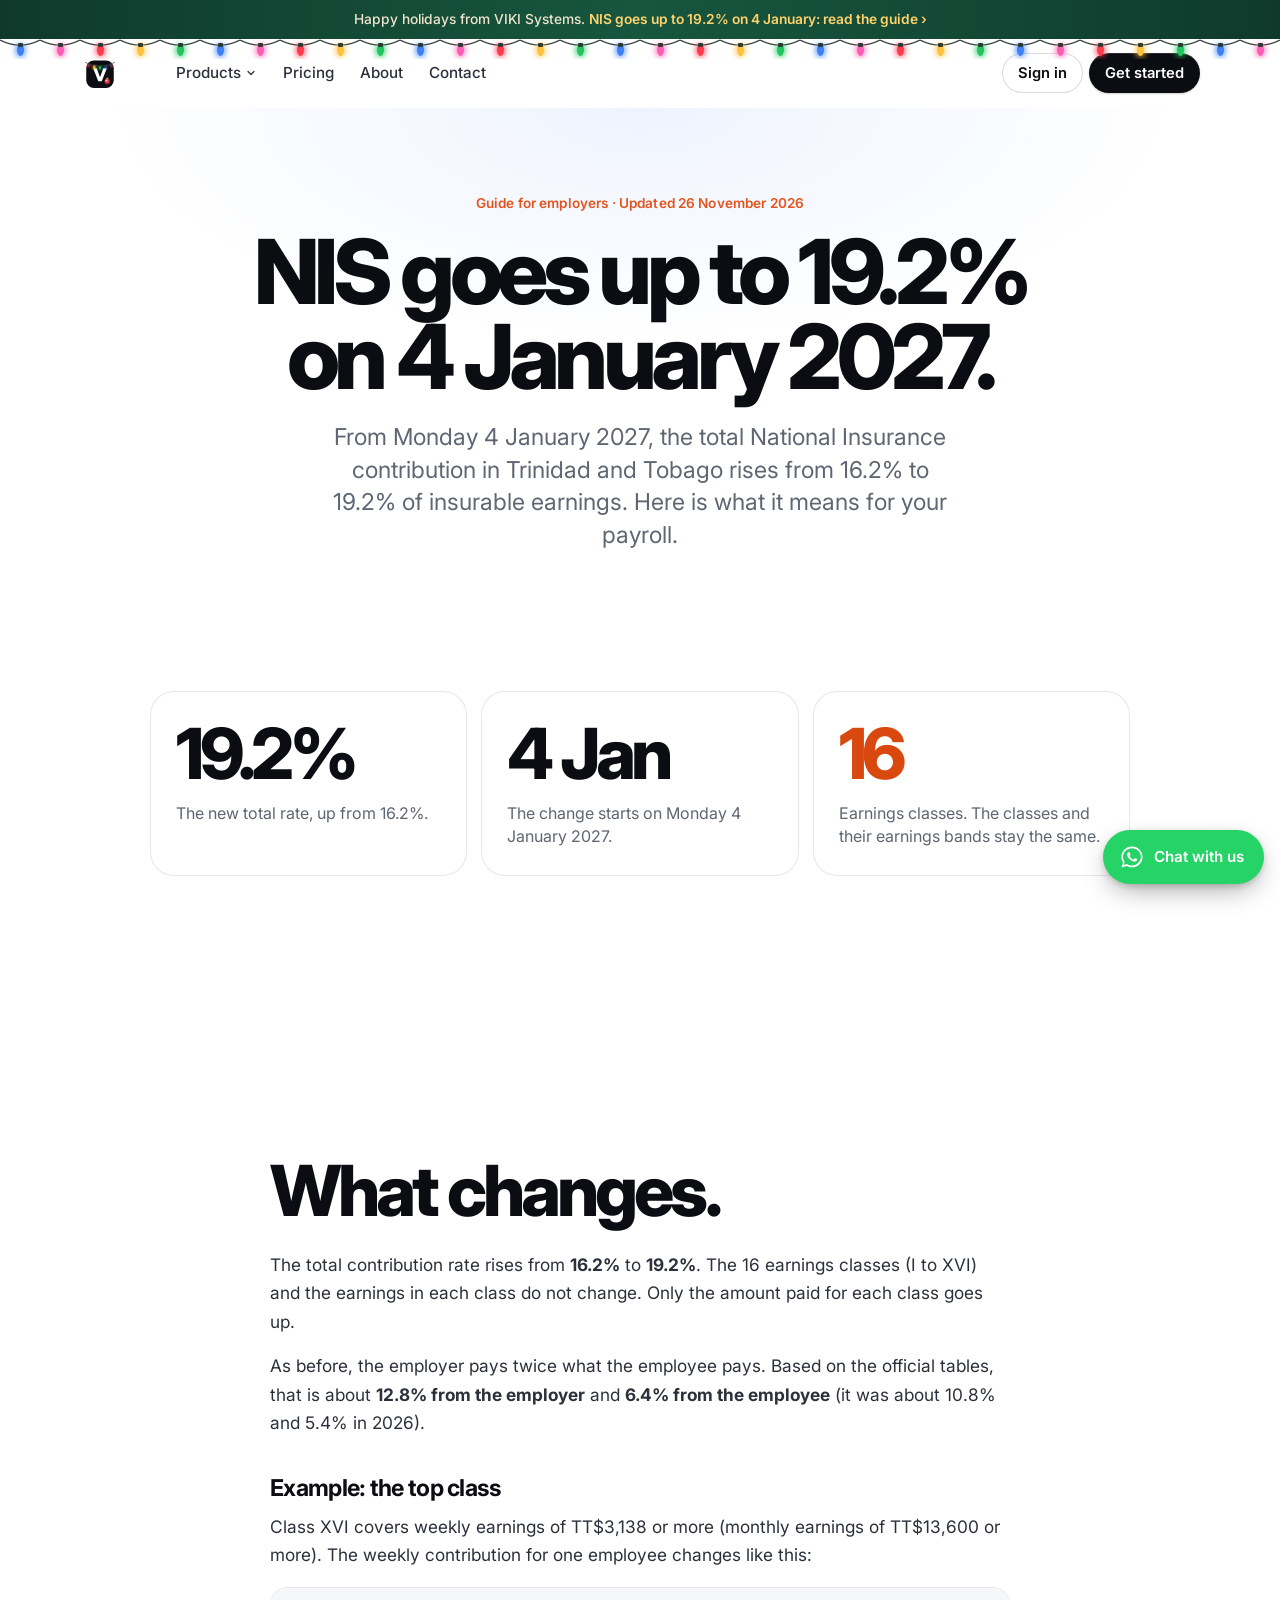
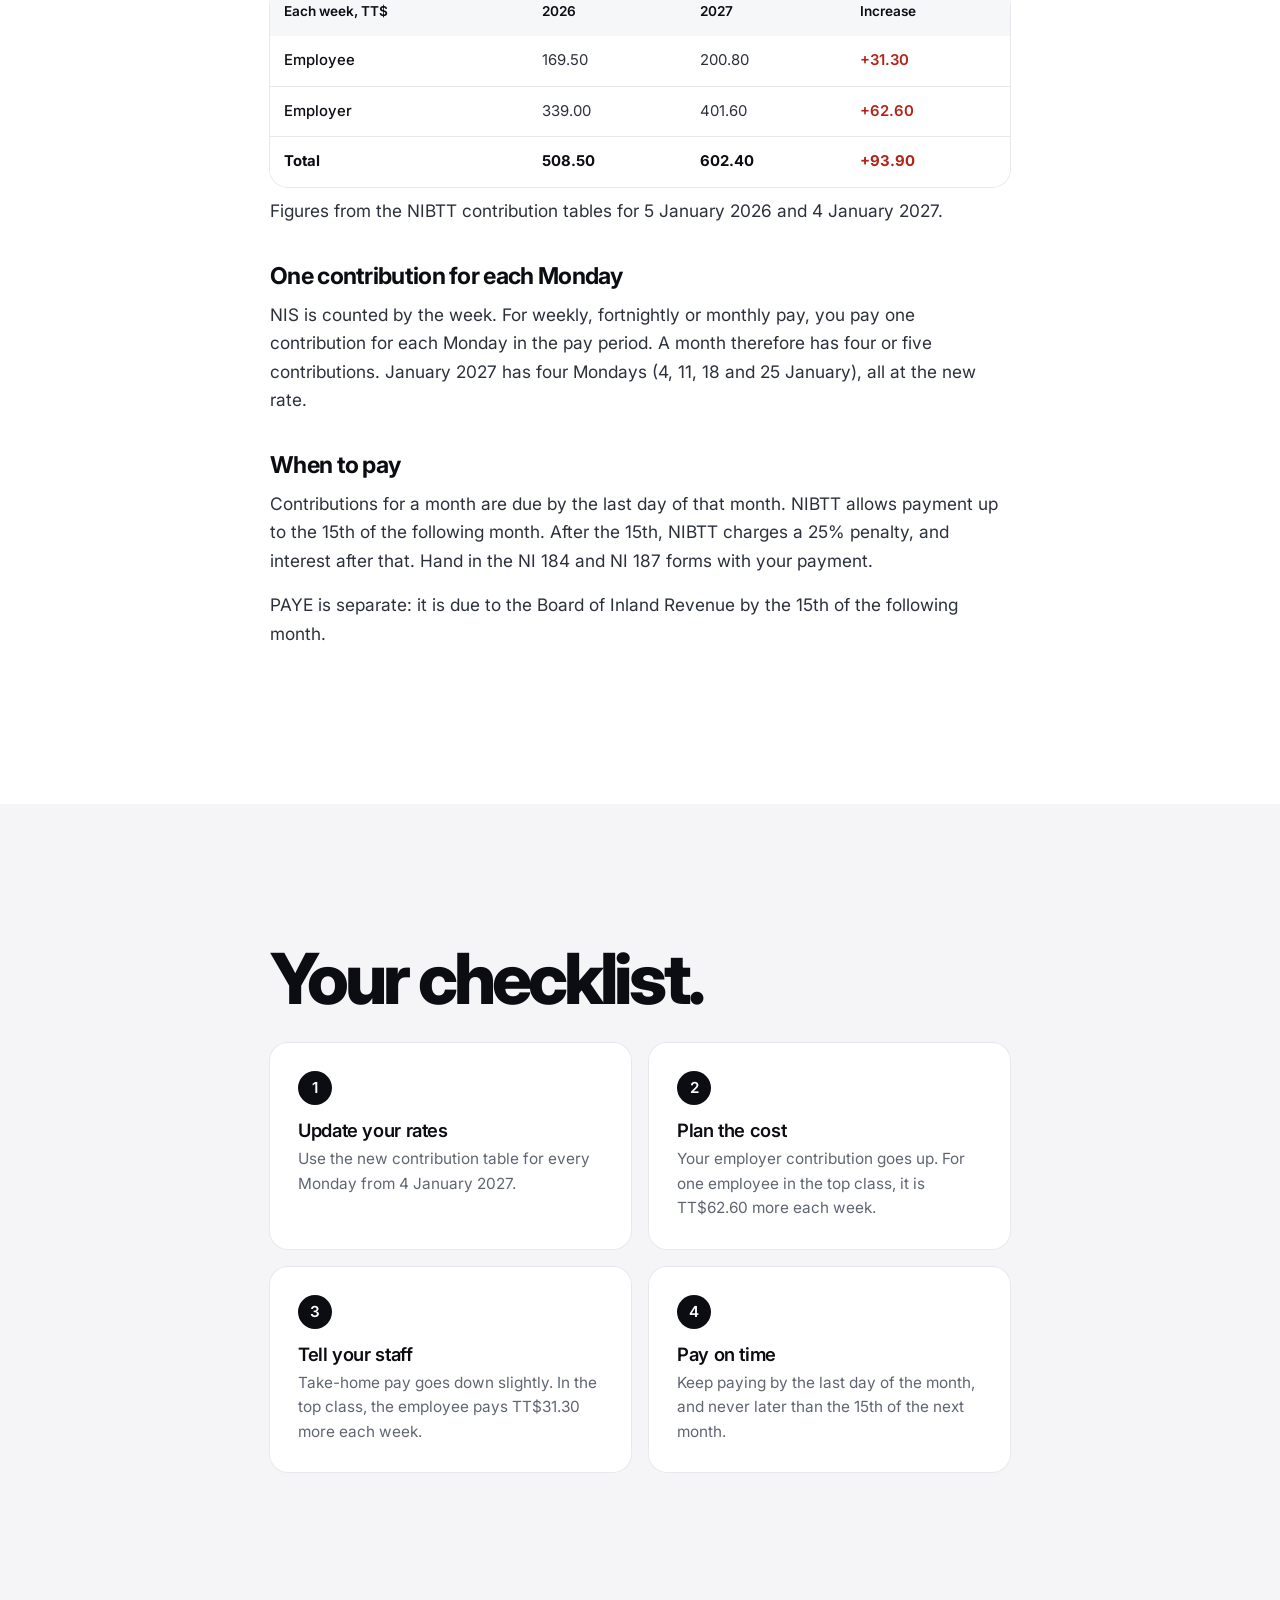
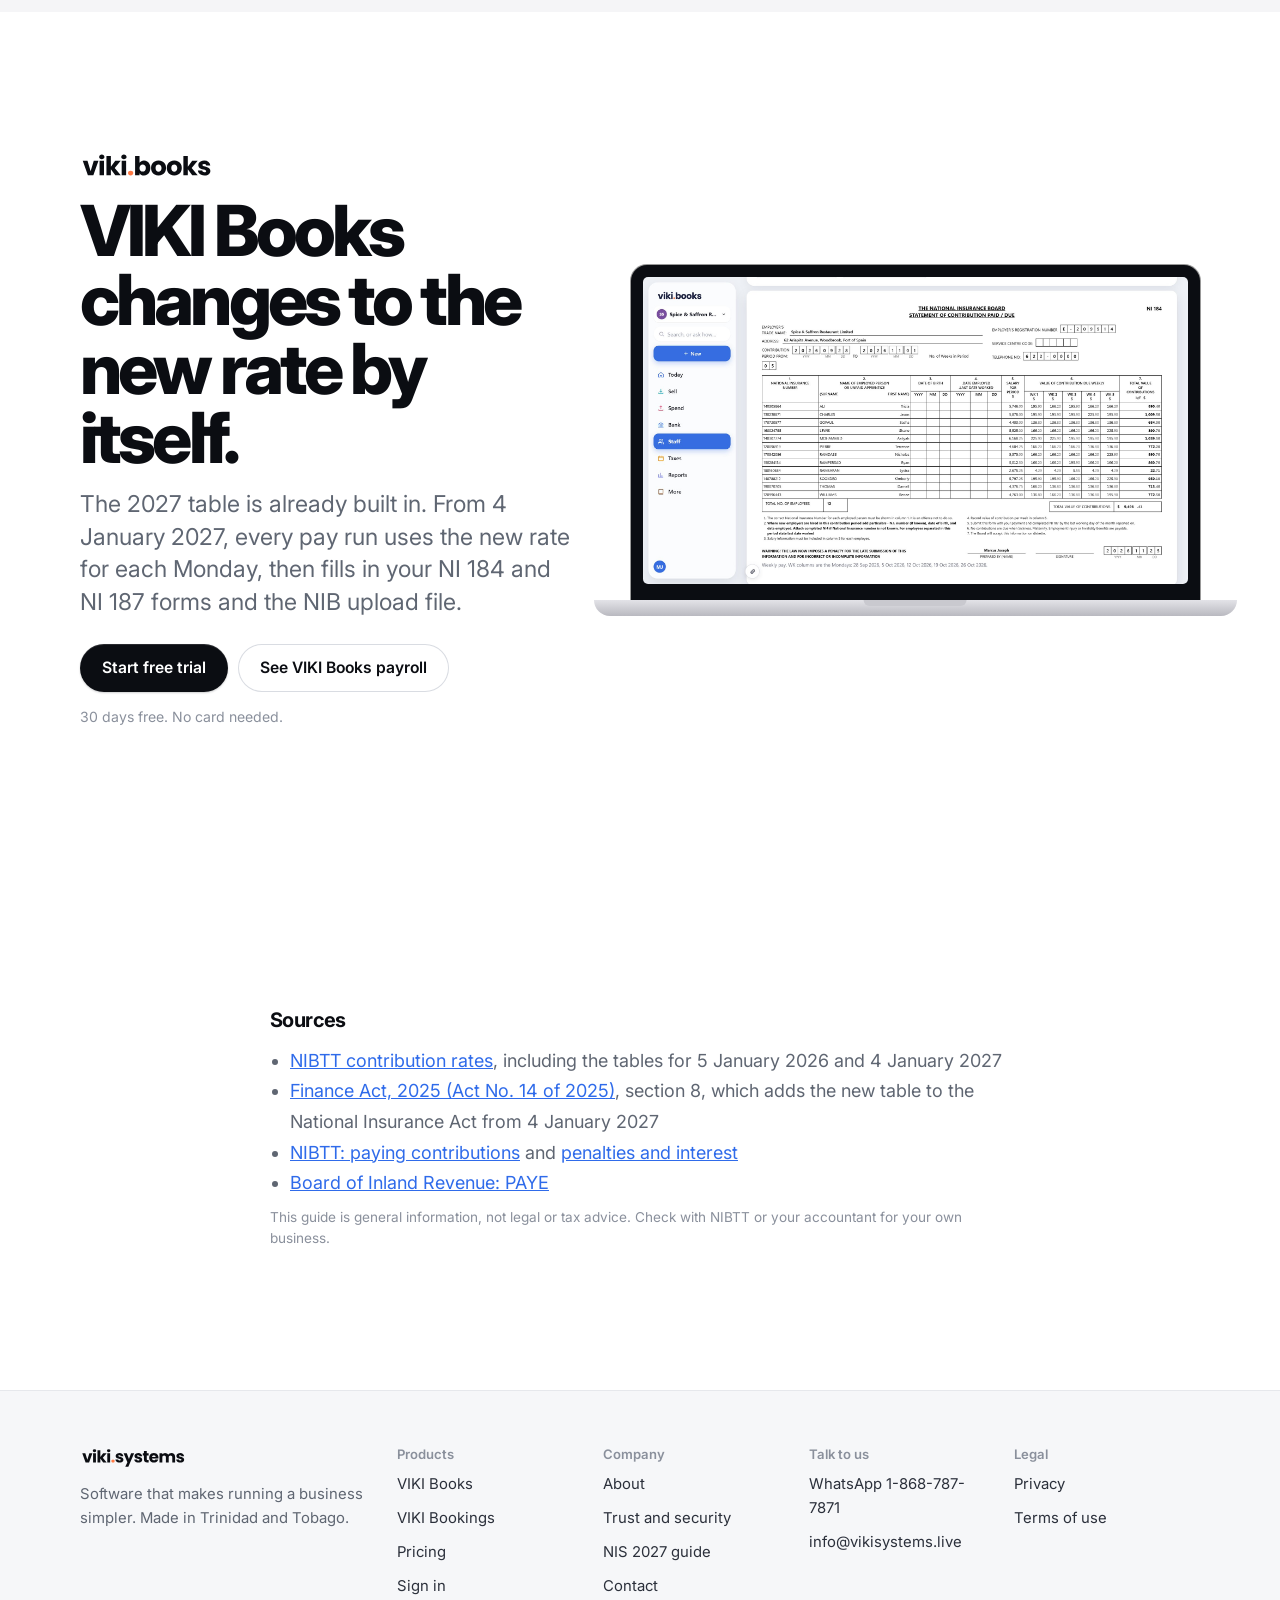
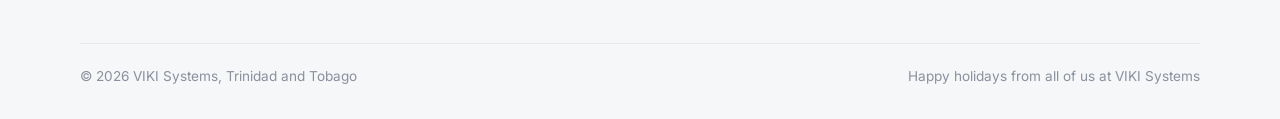
<file: nis-2027/index.html>
<!doctype html>
<html lang="en" class="xmas">
<head>
<meta charset="utf-8">
<meta name="viewport" content="width=device-width, initial-scale=1, viewport-fit=cover">
<title>NIS goes up to 19.2% on 4 January 2027 | Guide for employers</title>
<meta name="description" content="From Monday 4 January 2027 the National Insurance contribution in Trinidad and Tobago rises from 16.2% to 19.2%. What changes for your payroll, the new top-class amounts, when to pay, and a checklist for employers.">
<link rel="canonical" href="https://vikisystems.live/nis-2027/">
<meta name="theme-color" content="#FFFFFF">
<meta property="og:type" content="website">
<meta property="og:site_name" content="VIKI Systems">
<meta property="og:title" content="NIS goes up to 19.2% on 4 January 2027 | Guide for employers">
<meta property="og:description" content="From Monday 4 January 2027 the National Insurance contribution in Trinidad and Tobago rises from 16.2% to 19.2%. What changes for your payroll, the new top-class amounts, when to pay, and a checklist for employers.">
<meta property="og:url" content="https://vikisystems.live/nis-2027/">
<meta property="og:image" content="https://vikisystems.live/assets/products/books/books-ni184-form.jpg">
<meta name="twitter:card" content="summary_large_image">
<link rel="icon" type="image/svg+xml" href="../assets/brand/viki-v-holiday-lights.svg">
<link rel="preconnect" href="https://fonts.googleapis.com">
<link rel="preconnect" href="https://fonts.gstatic.com" crossorigin>
<link href="https://fonts.googleapis.com/css2?family=Inter:wght@400;500;600;700;800&display=swap" rel="stylesheet">
<link rel="stylesheet" href="../v5.css?v=20261126c">
<link rel="stylesheet" href="../v6.css?v=20261126c">
<link rel="stylesheet" href="../xmas2.css?v=20261126c">
<script>document.documentElement.classList.add("js")</script>
</head>
<body>
<a class="skip" href="#main">Skip to content</a><a class="ribbon" href="../nis-2027/">Happy holidays from VIKI Systems. <b>NIS goes up to 19.2% on 4 January: read the guide ›</b></a><div class="xlights" aria-hidden="true"><i style="--c:#FF3B4E;--d:0s"></i><i style="--c:#FFC23C;--d:-0.55s"></i><i style="--c:#22C55E;--d:-1.1s"></i><i style="--c:#3B82F6;--d:-1.6500000000000001s"></i><i style="--c:#FF5DB1;--d:-2.2s"></i><i style="--c:#FF3B4E;--d:0s"></i><i style="--c:#FFC23C;--d:-0.55s"></i><i style="--c:#22C55E;--d:-1.1s"></i><i style="--c:#3B82F6;--d:-1.6500000000000001s"></i><i style="--c:#FF5DB1;--d:-2.2s"></i><i style="--c:#FF3B4E;--d:0s"></i><i style="--c:#FFC23C;--d:-0.55s"></i><i style="--c:#22C55E;--d:-1.1s"></i><i style="--c:#3B82F6;--d:-1.6500000000000001s"></i><i style="--c:#FF5DB1;--d:-2.2s"></i><i style="--c:#FF3B4E;--d:0s"></i><i style="--c:#FFC23C;--d:-0.55s"></i><i style="--c:#22C55E;--d:-1.1s"></i><i style="--c:#3B82F6;--d:-1.6500000000000001s"></i><i style="--c:#FF5DB1;--d:-2.2s"></i><i style="--c:#FF3B4E;--d:0s"></i><i style="--c:#FFC23C;--d:-0.55s"></i><i style="--c:#22C55E;--d:-1.1s"></i><i style="--c:#3B82F6;--d:-1.6500000000000001s"></i><i style="--c:#FF5DB1;--d:-2.2s"></i><i style="--c:#FF3B4E;--d:0s"></i><i style="--c:#FFC23C;--d:-0.55s"></i><i style="--c:#22C55E;--d:-1.1s"></i><i style="--c:#3B82F6;--d:-1.6500000000000001s"></i><i style="--c:#FF5DB1;--d:-2.2s"></i><i style="--c:#FF3B4E;--d:0s"></i><i style="--c:#FFC23C;--d:-0.55s"></i><i style="--c:#22C55E;--d:-1.1s"></i><i style="--c:#3B82F6;--d:-1.6500000000000001s"></i><i style="--c:#FF5DB1;--d:-2.2s"></i><i style="--c:#FF3B4E;--d:0s"></i><i style="--c:#FFC23C;--d:-0.55s"></i><i style="--c:#22C55E;--d:-1.1s"></i><i style="--c:#3B82F6;--d:-1.6500000000000001s"></i><i style="--c:#FF5DB1;--d:-2.2s"></i><i style="--c:#FF3B4E;--d:0s"></i><i style="--c:#FFC23C;--d:-0.55s"></i><i style="--c:#22C55E;--d:-1.1s"></i><i style="--c:#3B82F6;--d:-1.6500000000000001s"></i><i style="--c:#FF5DB1;--d:-2.2s"></i><i style="--c:#FF3B4E;--d:0s"></i><i style="--c:#FFC23C;--d:-0.55s"></i><i style="--c:#22C55E;--d:-1.1s"></i></div>
<header class="nav">
  <div class="wrap nav__in">
    <a class="nav__logo" href="../" aria-label="VIKI Systems home"><img src="../assets/brand/viki-v-holiday-lights.svg" alt="VIKI Systems" width="40" height="40" class="vmark"></a>
    <nav class="nav__links" aria-label="Main">
      <div class="nav__drop">
        <button type="button" aria-expanded="false" aria-haspopup="true">Products <svg viewBox="0 0 24 24" fill="none" stroke="currentColor" stroke-width="2.4" stroke-linecap="round" stroke-linejoin="round" aria-hidden="true"><path d="M6 9l6 6 6-6"/></svg></button>
        <div class="nav__panel">
          <a class="nav__item" href="../books/"><i class="pico pico--books" aria-hidden="true"><svg viewBox="0 0 24 24" fill="none" stroke="currentColor" stroke-width="2" stroke-linecap="round" stroke-linejoin="round"><path d="M4 20V10M10 20V4M16 20v-7M22 20H2"/></svg></i><span><b>VIKI Books</b><span>Accounting, payroll and VAT for businesses and accounting firms</span></span></a>
          <a class="nav__item" href="../bookings/"><i class="pico pico--bk" aria-hidden="true"><svg viewBox="0 0 24 24" fill="none" stroke="currentColor" stroke-width="2" stroke-linecap="round" stroke-linejoin="round"><path d="M3 18V8M3 14h18v4M21 14v-2a3 3 0 0 0-3-3h-7v5"/><circle cx="7" cy="11" r="2"/></svg></i><span><b>VIKI Bookings</b><span>Bookings, front desk, restaurant, payments and shift reconciliation for hotels</span></span></a>
        </div>
      </div>
      <a href="../pricing/">Pricing</a>
      <a href="../about/">About</a>
      <a href="../contact/">Contact</a>
    </nav>
    <div class="nav__right">
      <a class="btn btn--light btn--sm nav__signin" href="https://books.vikisystems.live/">Sign in</a>
      <a class="btn btn--dark btn--sm" href="../pricing/">Get started</a>
      <button class="nav__burger" type="button" aria-label="Open menu" aria-expanded="false" aria-controls="sheet"><span></span></button>
    </div>
  </div>
</header>
<div class="sheet" id="sheet">
  <div class="sheet__group">
    <p class="sheet__label">Products</p>
    <a class="nav__item" href="../books/"><i class="pico pico--books" aria-hidden="true"><svg viewBox="0 0 24 24" fill="none" stroke="currentColor" stroke-width="2" stroke-linecap="round" stroke-linejoin="round"><path d="M4 20V10M10 20V4M16 20v-7M22 20H2"/></svg></i><span><b>VIKI Books</b><span>Accounting, payroll and VAT for businesses and accounting firms</span></span></a>
          <a class="nav__item" href="../bookings/"><i class="pico pico--bk" aria-hidden="true"><svg viewBox="0 0 24 24" fill="none" stroke="currentColor" stroke-width="2" stroke-linecap="round" stroke-linejoin="round"><path d="M3 18V8M3 14h18v4M21 14v-2a3 3 0 0 0-3-3h-7v5"/><circle cx="7" cy="11" r="2"/></svg></i><span><b>VIKI Bookings</b><span>Bookings, front desk, restaurant, payments and shift reconciliation for hotels</span></span></a>
  </div>
  <div class="sheet__links">
    <a href="../pricing/">Pricing</a>
    <a href="../about/">About</a>
    <a href="../trust/">Trust and security</a>
    <a href="../contact/">Contact</a>
  </div>
  <div class="sheet__cta">
    <a class="btn btn--dark" href="../pricing/">Get started</a>
    <a class="btn btn--light" href="https://books.vikisystems.live/">Sign in to VIKI Books</a>
  </div>
</div>
<main id="main">
<section class="phero guide-hero">
  <div class="wrap">
    <div class="center">
      <p class="kicker rv">Guide for employers · Updated 26 November 2026</p>
      <h1 class="h-1 rv">NIS goes up to 19.2% on 4&nbsp;January&nbsp;2027.</h1>
      <p class="lede rv rv-d1">From Monday 4 January 2027, the total National Insurance contribution in Trinidad and Tobago rises from 16.2% to 19.2% of insurable earnings. Here is what it means for your payroll.</p>
    </div>
  </div>
</section>

<section class="sec sec--tight">
  <div class="wrap">
    <div class="dl6__row rv" style="margin-top:0">
      <div><b>19.2%</b><span>The new total rate, up from 16.2%.</span></div>
      <div><b>4 Jan</b><span>The change starts on Monday 4 January 2027.</span></div>
      <div><b>16</b><span>Earnings classes. The classes and their earnings bands stay the same.</span></div>
    </div>
  </div>
</section>

<section class="sec">
  <div class="wrap guide">
    <h2 class="h-2 rv">What changes.</h2>
    <div class="guide__body rv">
      <p>The total contribution rate rises from <b>16.2%</b> to <b>19.2%</b>. The 16 earnings classes (I to XVI) and the earnings in each class do not change. Only the amount paid for each class goes up.</p>
      <p>As before, the employer pays twice what the employee pays. Based on the official tables, that is about <b>12.8% from the employer</b> and <b>6.4% from the employee</b> (it was about 10.8% and 5.4% in 2026).</p>
      <h3>Example: the top class</h3>
      <p>Class XVI covers weekly earnings of TT$3,138 or more (monthly earnings of TT$13,600 or more). The weekly contribution for one employee changes like this:</p>
      <div class="guide__table">
        <table class="tbl">
          <thead><tr><th scope="col">Each week, TT$</th><th scope="col">2026</th><th scope="col">2027</th><th scope="col">Increase</th></tr></thead>
          <tbody>
            <tr><th scope="row">Employee</th><td>169.50</td><td>200.80</td><td>+31.30</td></tr>
            <tr><th scope="row">Employer</th><td>339.00</td><td>401.60</td><td>+62.60</td></tr>
            <tr><th scope="row">Total</th><td>508.50</td><td>602.40</td><td>+93.90</td></tr>
          </tbody>
        </table>
      </div>
      <p class="guide__note">Figures from the NIBTT contribution tables for 5 January 2026 and 4 January 2027.</p>

      <h3>One contribution for each Monday</h3>
      <p>NIS is counted by the week. For weekly, fortnightly or monthly pay, you pay one contribution for each Monday in the pay period. A month therefore has four or five contributions. January 2027 has four Mondays (4, 11, 18 and 25 January), all at the new rate.</p>

      <h3>When to pay</h3>
      <p>Contributions for a month are due by the last day of that month. NIBTT allows payment up to the 15th of the following month. After the 15th, NIBTT charges a 25% penalty, and interest after that. Hand in the NI 184 and NI 187 forms with your payment.</p>
      <p>PAYE is separate: it is due to the Board of Inland Revenue by the 15th of the following month.</p>
    </div>
  </div>
</section>

<section class="sec sec--apple">
  <div class="wrap guide">
    <h2 class="h-2 rv">Your checklist.</h2>
    <ol class="steps guide__steps rv">
      <li><h3>Update your rates</h3><p>Use the new contribution table for every Monday from 4 January 2027.</p></li>
      <li><h3>Plan the cost</h3><p>Your employer contribution goes up. For one employee in the top class, it is TT$62.60 more each week.</p></li>
      <li><h3>Tell your staff</h3><p>Take-home pay goes down slightly. In the top class, the employee pays TT$31.30 more each week.</p></li>
      <li><h3>Pay on time</h3><p>Keep paying by the last day of the month, and never later than the 15th of the next month.</p></li>
    </ol>
  </div>
</section>

<section class="sec">
  <div class="wrap">
    <div class="split guide__viki rv">
      <div>
        <img class="guide__logo" src="../assets/brand/viki-books-logo-dark.svg" alt="VIKI Books" width="137" height="28">
        <h2 class="h-2">VIKI Books changes to the new rate by itself.</h2>
        <p class="lede">The 2027 table is already built in. From 4 January 2027, every pay run uses the new rate for each Monday, then fills in your NI 184 and NI 187 forms and the NIB upload file.</p>
        <div class="actions">
          <a class="btn btn--dark" href="https://books.vikisystems.live/#/signup">Start free trial</a>
          <a class="btn btn--light" href="../books/#payroll">See VIKI Books payroll</a>
        </div>
        <p class="note">30 days free. No card needed.</p>
      </div>
      <div class="guide__shot"><div class="mac"><div class="mac__scr"><img src="../assets/products/books/books-ni184-form.jpg" alt="VIKI Books with the NI 184 form filled in from the month's pay runs (sample business)" width="2000" height="1125" loading="lazy"></div><div class="mac__base"></div></div></div>
    </div>
  </div>
</section>

<section class="sec sec--tight">
  <div class="wrap guide">
    <h2 class="h-3 rv" style="font-size:1.25rem">Sources</h2>
    <ul class="guide__sources rv">
      <li><a href="https://nibtt.net/Contribution_Rates/rates.html" target="_blank" rel="noopener">NIBTT contribution rates</a>, including the tables for 5 January 2026 and 4 January 2027</li>
      <li><a href="https://www.printery.gov.tt/e-gazette/2025/Acts/Act_No._14_of_2025.pdf" target="_blank" rel="noopener">Finance Act, 2025 (Act No. 14 of 2025)</a>, section 8, which adds the new table to the National Insurance Act from 4 January 2027</li>
      <li><a href="https://nibtt.net/Registration_09/emp_contribution_2.html" target="_blank" rel="noopener">NIBTT: paying contributions</a> and <a href="https://nibtt.net/Registration_09/emp_penalties_interest.html" target="_blank" rel="noopener">penalties and interest</a></li>
      <li><a href="https://www.ird.gov.tt/PAYE" target="_blank" rel="noopener">Board of Inland Revenue: PAYE</a></li>
    </ul>
    <p class="guide__note">This guide is general information, not legal or tax advice. Check with NIBTT or your accountant for your own business.</p>
  </div>
</section>
</main>
<footer class="foot">
  <div class="wrap">
    <div class="foot__grid">
      <div class="foot__brand">
        <img src="../assets/brand/viki-systems-logo-dark.svg" alt="viki.systems" width="107" height="22">
        <p>Software that makes running a business simpler. Made in Trinidad and Tobago.</p>
      </div>
      <div><h4>Products</h4><ul><li><a href="../books/">VIKI Books</a></li><li><a href="../bookings/">VIKI Bookings</a></li><li><a href="../pricing/">Pricing</a></li><li><a href="https://books.vikisystems.live/">Sign in</a></li></ul></div>
      <div><h4>Company</h4><ul><li><a href="../about/">About</a></li><li><a href="../trust/">Trust and security</a></li><li><a href="../nis-2027/">NIS 2027 guide</a></li><li><a href="../contact/">Contact</a></li></ul></div>
      <div><h4>Talk to us</h4><ul><li><a href="https://wa.me/18687877871" target="_blank" rel="noopener">WhatsApp 1-868-787-7871</a></li><li><a href="mailto:info@vikisystems.live">info@vikisystems.live</a></li></ul></div>
      <div><h4>Legal</h4><ul><li><a href="../books/privacy.html">Privacy</a></li><li><a href="../books/terms.html">Terms of use</a></li></ul></div>
    </div>
    <div class="foot__base"><span>© <span data-year>2026</span> VIKI Systems, Trinidad and Tobago</span><span>Happy holidays from all of us at VIKI Systems</span></div>
  </div>
</footer>
<a class="wa-fab" href="https://wa.me/18687877871?text=Hi%20VIKI%20Systems%2C%20I%20have%20a%20question." target="_blank" rel="noopener" aria-label="Chat with VIKI Systems on WhatsApp"><svg viewBox="0 0 32 32" aria-hidden="true"><path fill="currentColor" d="M16 3C8.8 3 3 8.7 3 15.8c0 2.5.7 4.9 2 6.9L3 29l6.5-1.9c1.9 1 4.1 1.6 6.5 1.6 7.2 0 13-5.7 13-12.8S23.2 3 16 3zm0 23.4c-2.1 0-4.1-.6-5.8-1.6l-.4-.2-3.9 1.1 1.1-3.7-.3-.4c-1.1-1.7-1.7-3.7-1.7-5.8C5 9.9 9.9 5.2 16 5.2s11 4.7 11 10.6-4.9 10.6-11 10.6zm6-7.9c-.3-.2-1.9-.9-2.2-1s-.5-.2-.7.2-.8 1-.9 1.2-.3.2-.6.1c-.3-.2-1.4-.5-2.6-1.6-1-.9-1.6-1.9-1.8-2.2s0-.5.1-.6l.5-.5c.1-.2.2-.3.3-.5s0-.4 0-.5-.7-1.7-1-2.3c-.3-.6-.5-.5-.7-.5h-.6c-.2 0-.5.1-.8.4s-1 1-1 2.5 1.1 2.9 1.2 3.1c.2.2 2.1 3.2 5.1 4.5.7.3 1.3.5 1.7.6.7.2 1.4.2 1.9.1.6-.1 1.9-.8 2.1-1.5.3-.7.3-1.4.2-1.5-.1-.1-.3-.2-.6-.3z"/></svg><span>Chat with us</span></a>
<script src="../v5.js?v=20261126c" defer></script>
<script src="../xp.js?v=20261126c" defer></script>
<script src="../holiday.js?v=20261126c" defer></script>
</body>
</html>
</file>
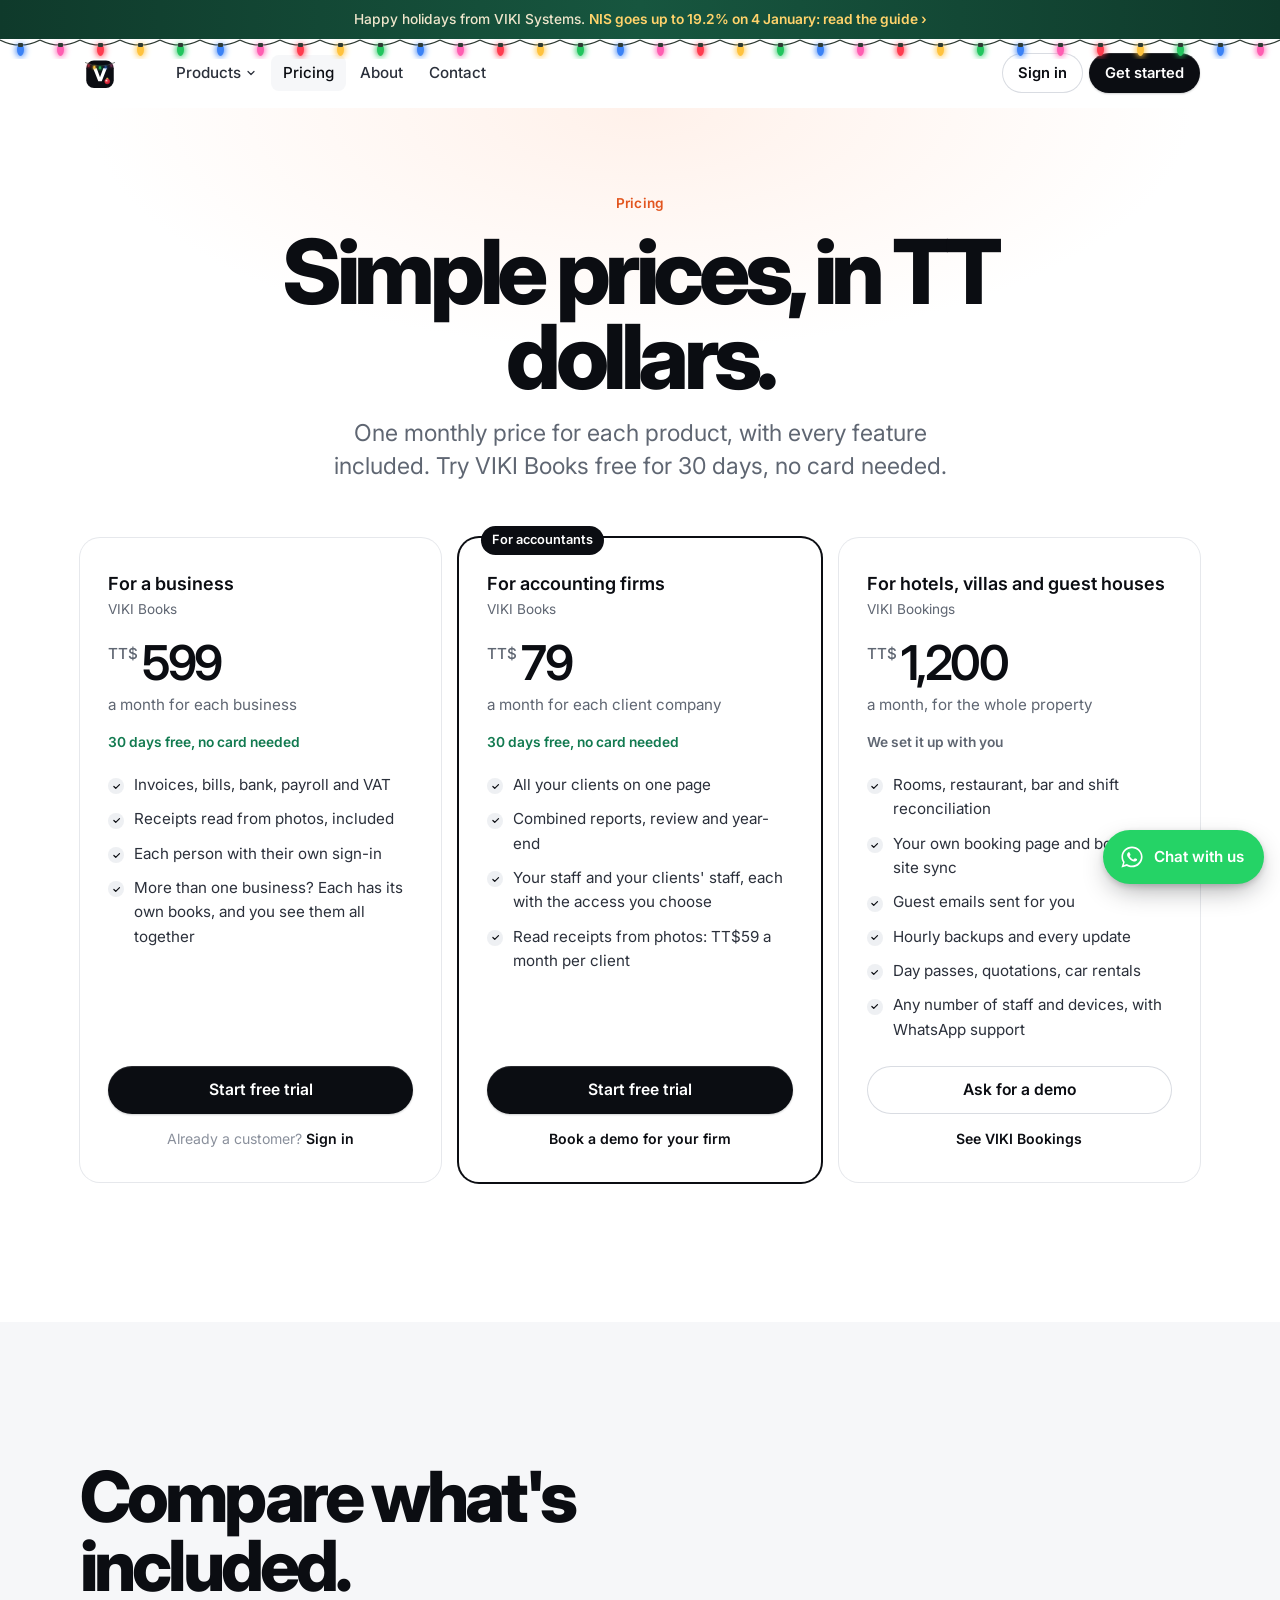
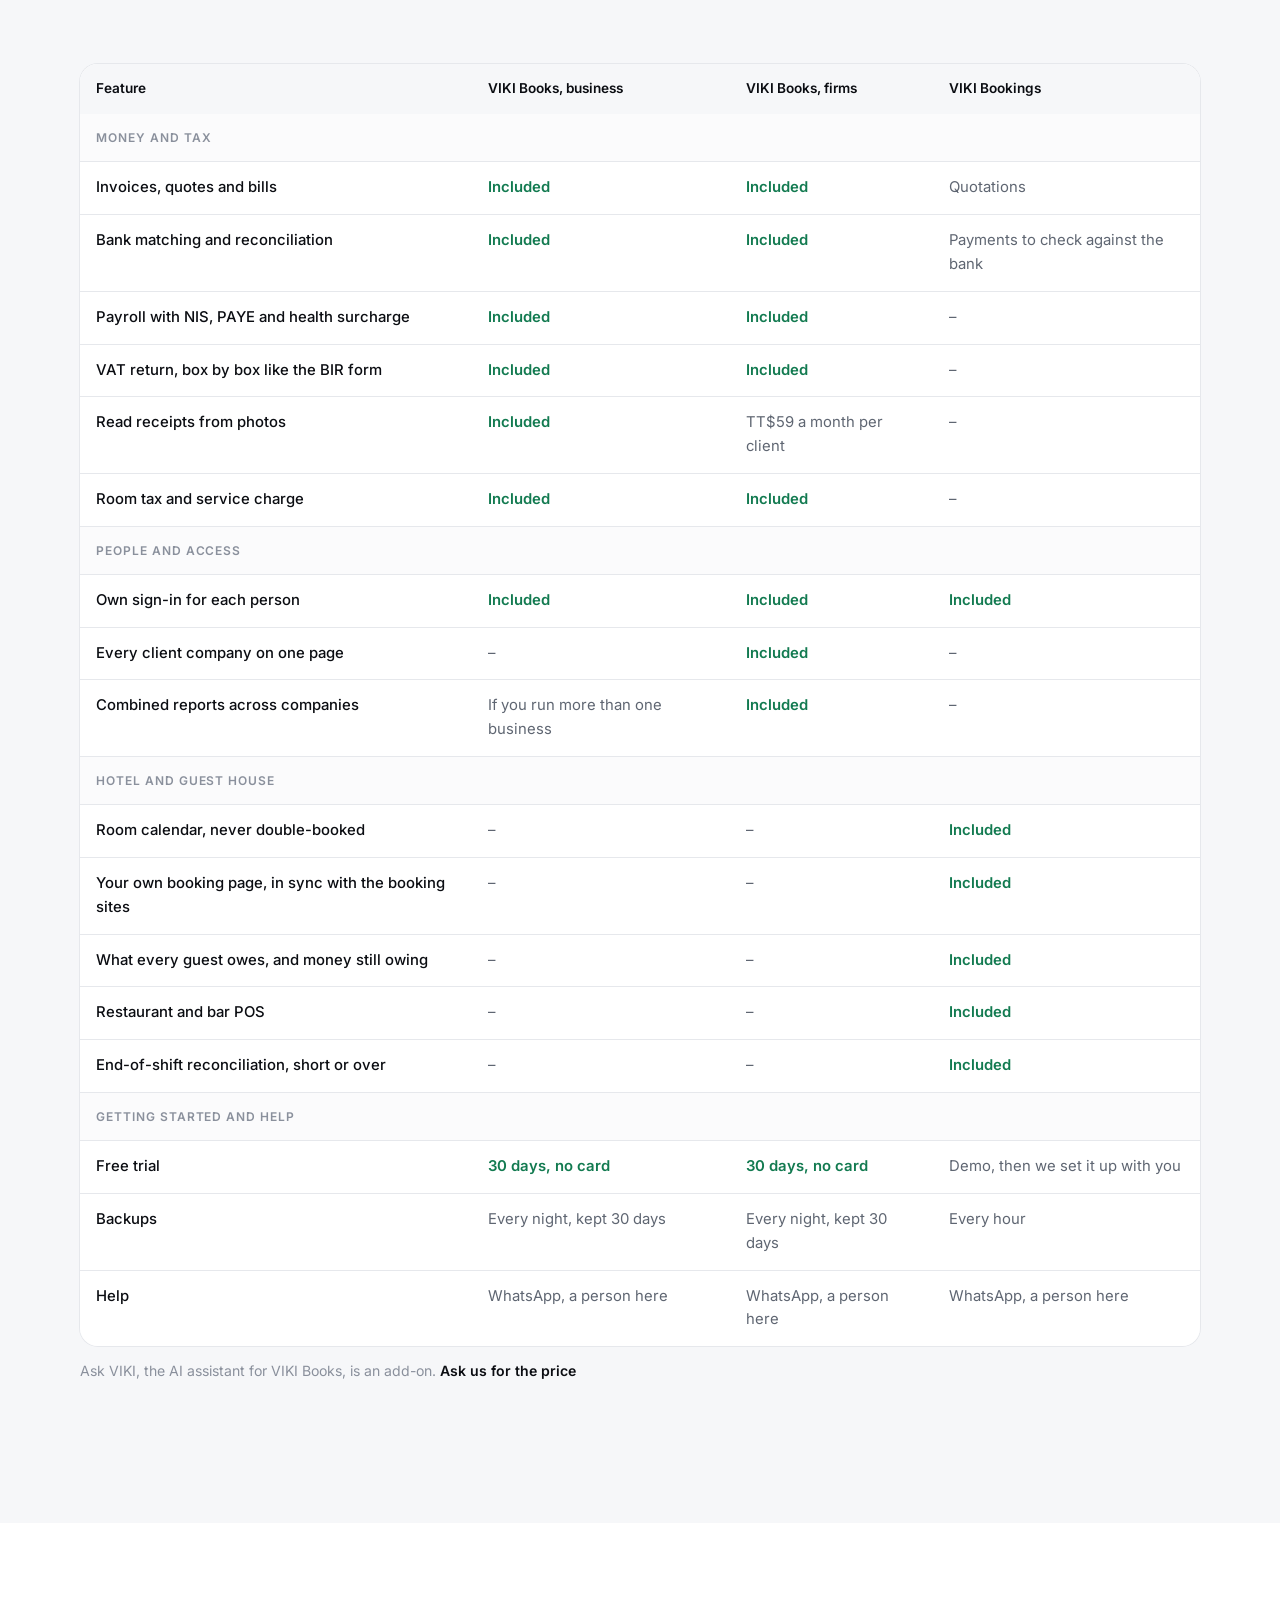
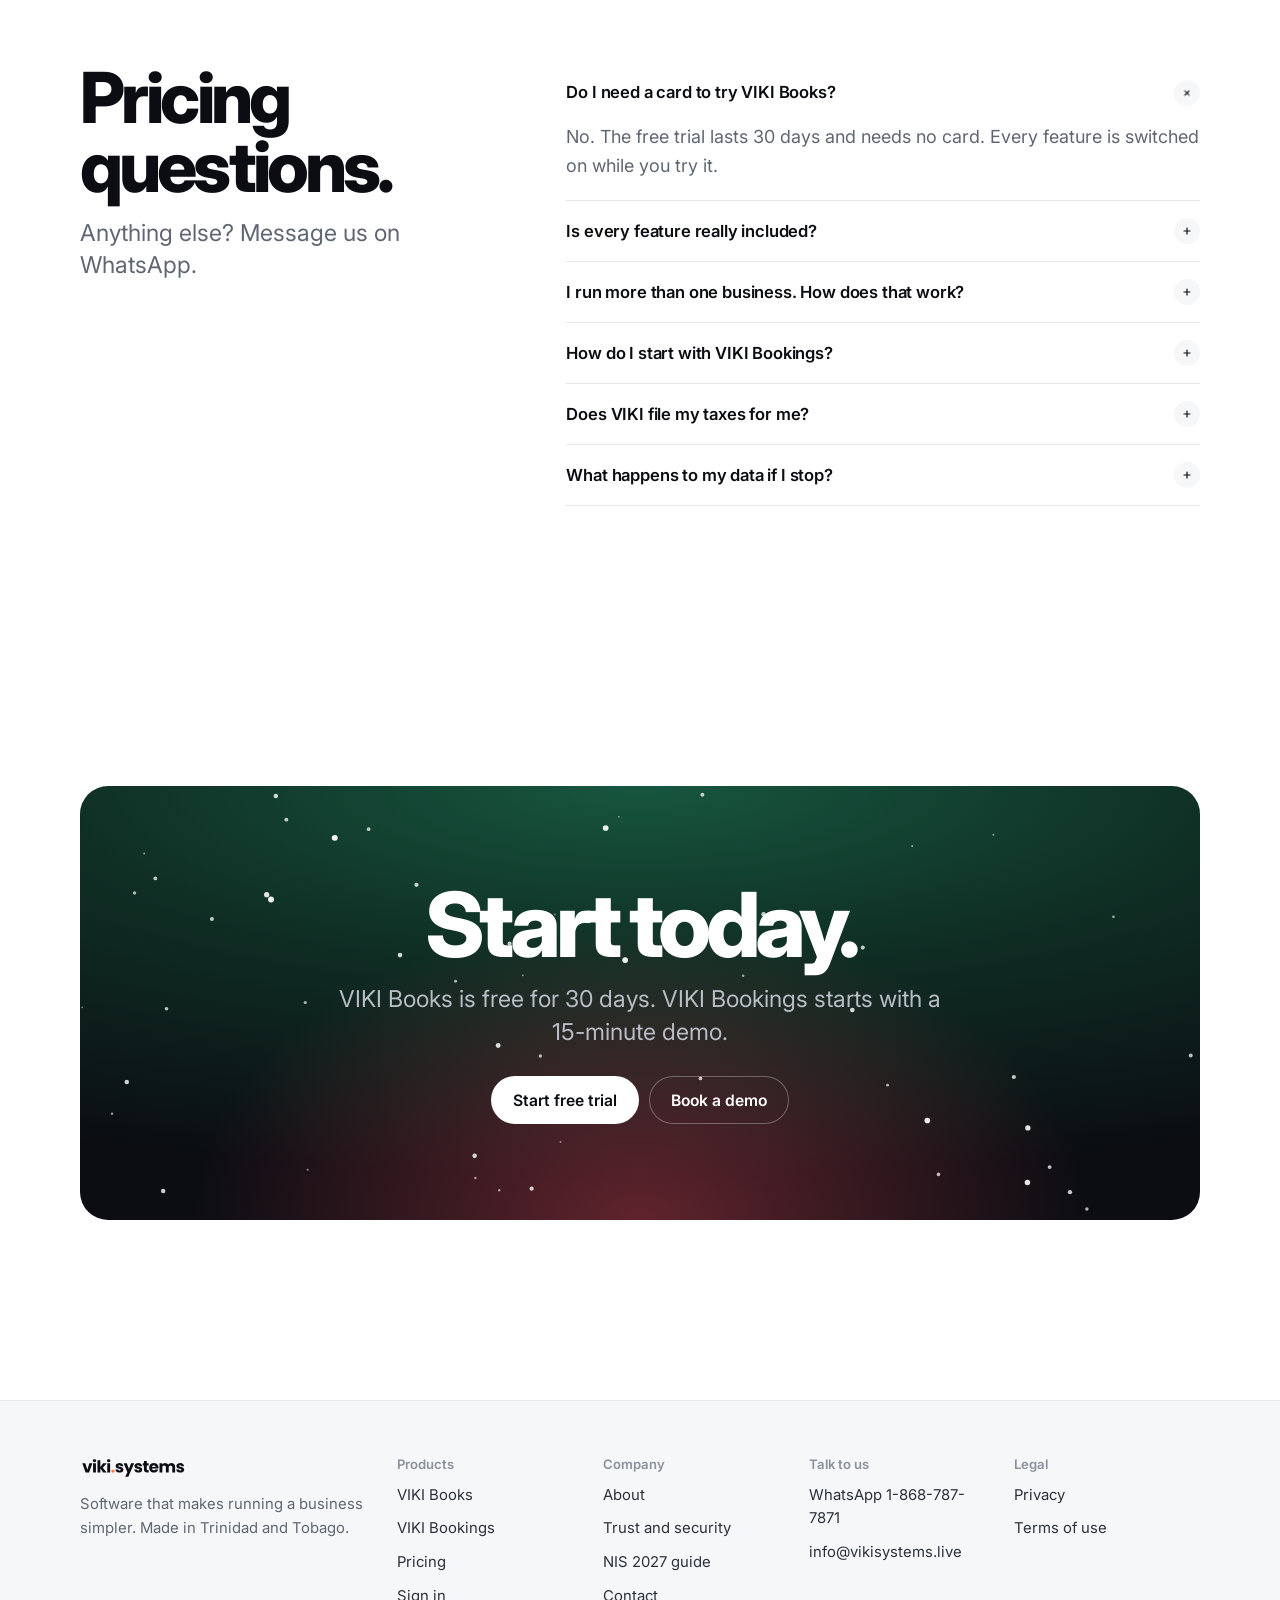
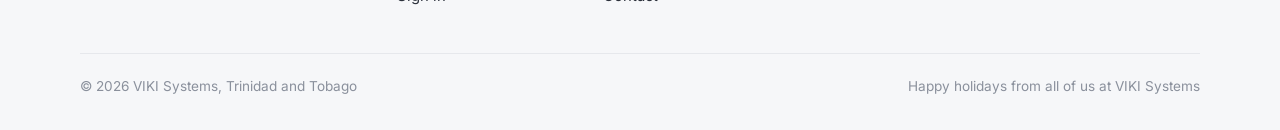
<file: pricing/index.html>
<!doctype html>
<html lang="en" class="xmas">
<head>
<meta charset="utf-8">
<meta name="viewport" content="width=device-width, initial-scale=1, viewport-fit=cover">
<title>Pricing | VIKI Systems</title>
<meta name="description" content="Simple monthly prices in TT dollars. VIKI Books TT$599 a month per business or TT$79 per client for accounting firms, 30 days free. VIKI Bookings TT$1,200 a month for the whole hotel.">
<link rel="canonical" href="https://vikisystems.live/pricing/">
<meta name="theme-color" content="#FFFFFF">
<meta property="og:type" content="website">
<meta property="og:site_name" content="VIKI Systems">
<meta property="og:title" content="Pricing | VIKI Systems">
<meta property="og:description" content="Simple monthly prices in TT dollars. VIKI Books TT$599 a month per business or TT$79 per client for accounting firms, 30 days free. VIKI Bookings TT$1,200 a month for the whole hotel.">
<meta property="og:url" content="https://vikisystems.live/pricing/">
<meta property="og:image" content="https://vikisystems.live/assets/products/books/books-today-dashboard.jpg">
<meta name="twitter:card" content="summary_large_image">
<link rel="icon" type="image/svg+xml" href="../assets/brand/viki-v-holiday-lights.svg">
<link rel="preconnect" href="https://fonts.googleapis.com">
<link rel="preconnect" href="https://fonts.gstatic.com" crossorigin>
<link href="https://fonts.googleapis.com/css2?family=Inter:wght@400;500;600;700;800&display=swap" rel="stylesheet">
<link rel="stylesheet" href="../v5.css?v=20261126c">
<link rel="stylesheet" href="../v6.css?v=20261126c">
<link rel="stylesheet" href="../xmas2.css?v=20261126c">
<script>document.documentElement.classList.add("js")</script>
</head>
<body>
<a class="skip" href="#main">Skip to content</a><a class="ribbon" href="../nis-2027/">Happy holidays from VIKI Systems. <b>NIS goes up to 19.2% on 4 January: read the guide ›</b></a><div class="xlights" aria-hidden="true"><i style="--c:#FF3B4E;--d:0s"></i><i style="--c:#FFC23C;--d:-0.55s"></i><i style="--c:#22C55E;--d:-1.1s"></i><i style="--c:#3B82F6;--d:-1.6500000000000001s"></i><i style="--c:#FF5DB1;--d:-2.2s"></i><i style="--c:#FF3B4E;--d:0s"></i><i style="--c:#FFC23C;--d:-0.55s"></i><i style="--c:#22C55E;--d:-1.1s"></i><i style="--c:#3B82F6;--d:-1.6500000000000001s"></i><i style="--c:#FF5DB1;--d:-2.2s"></i><i style="--c:#FF3B4E;--d:0s"></i><i style="--c:#FFC23C;--d:-0.55s"></i><i style="--c:#22C55E;--d:-1.1s"></i><i style="--c:#3B82F6;--d:-1.6500000000000001s"></i><i style="--c:#FF5DB1;--d:-2.2s"></i><i style="--c:#FF3B4E;--d:0s"></i><i style="--c:#FFC23C;--d:-0.55s"></i><i style="--c:#22C55E;--d:-1.1s"></i><i style="--c:#3B82F6;--d:-1.6500000000000001s"></i><i style="--c:#FF5DB1;--d:-2.2s"></i><i style="--c:#FF3B4E;--d:0s"></i><i style="--c:#FFC23C;--d:-0.55s"></i><i style="--c:#22C55E;--d:-1.1s"></i><i style="--c:#3B82F6;--d:-1.6500000000000001s"></i><i style="--c:#FF5DB1;--d:-2.2s"></i><i style="--c:#FF3B4E;--d:0s"></i><i style="--c:#FFC23C;--d:-0.55s"></i><i style="--c:#22C55E;--d:-1.1s"></i><i style="--c:#3B82F6;--d:-1.6500000000000001s"></i><i style="--c:#FF5DB1;--d:-2.2s"></i><i style="--c:#FF3B4E;--d:0s"></i><i style="--c:#FFC23C;--d:-0.55s"></i><i style="--c:#22C55E;--d:-1.1s"></i><i style="--c:#3B82F6;--d:-1.6500000000000001s"></i><i style="--c:#FF5DB1;--d:-2.2s"></i><i style="--c:#FF3B4E;--d:0s"></i><i style="--c:#FFC23C;--d:-0.55s"></i><i style="--c:#22C55E;--d:-1.1s"></i><i style="--c:#3B82F6;--d:-1.6500000000000001s"></i><i style="--c:#FF5DB1;--d:-2.2s"></i><i style="--c:#FF3B4E;--d:0s"></i><i style="--c:#FFC23C;--d:-0.55s"></i><i style="--c:#22C55E;--d:-1.1s"></i><i style="--c:#3B82F6;--d:-1.6500000000000001s"></i><i style="--c:#FF5DB1;--d:-2.2s"></i><i style="--c:#FF3B4E;--d:0s"></i><i style="--c:#FFC23C;--d:-0.55s"></i><i style="--c:#22C55E;--d:-1.1s"></i></div>
<header class="nav">
  <div class="wrap nav__in">
    <a class="nav__logo" href="../" aria-label="VIKI Systems home"><img src="../assets/brand/viki-v-holiday-lights.svg" alt="VIKI Systems" width="40" height="40" class="vmark"></a>
    <nav class="nav__links" aria-label="Main">
      <div class="nav__drop">
        <button type="button" aria-expanded="false" aria-haspopup="true">Products <svg viewBox="0 0 24 24" fill="none" stroke="currentColor" stroke-width="2.4" stroke-linecap="round" stroke-linejoin="round" aria-hidden="true"><path d="M6 9l6 6 6-6"/></svg></button>
        <div class="nav__panel">
          <a class="nav__item" href="../books/"><i class="pico pico--books" aria-hidden="true"><svg viewBox="0 0 24 24" fill="none" stroke="currentColor" stroke-width="2" stroke-linecap="round" stroke-linejoin="round"><path d="M4 20V10M10 20V4M16 20v-7M22 20H2"/></svg></i><span><b>VIKI Books</b><span>Accounting, payroll and VAT for businesses and accounting firms</span></span></a>
          <a class="nav__item" href="../bookings/"><i class="pico pico--bk" aria-hidden="true"><svg viewBox="0 0 24 24" fill="none" stroke="currentColor" stroke-width="2" stroke-linecap="round" stroke-linejoin="round"><path d="M3 18V8M3 14h18v4M21 14v-2a3 3 0 0 0-3-3h-7v5"/><circle cx="7" cy="11" r="2"/></svg></i><span><b>VIKI Bookings</b><span>Bookings, front desk, restaurant, payments and shift reconciliation for hotels</span></span></a>
        </div>
      </div>
      <a href="../pricing/">Pricing</a>
      <a href="../about/">About</a>
      <a href="../contact/">Contact</a>
    </nav>
    <div class="nav__right">
      <a class="btn btn--light btn--sm nav__signin" href="https://books.vikisystems.live/">Sign in</a>
      <a class="btn btn--dark btn--sm" href="../pricing/">Get started</a>
      <button class="nav__burger" type="button" aria-label="Open menu" aria-expanded="false" aria-controls="sheet"><span></span></button>
    </div>
  </div>
</header>
<div class="sheet" id="sheet">
  <div class="sheet__group">
    <p class="sheet__label">Products</p>
    <a class="nav__item" href="../books/"><i class="pico pico--books" aria-hidden="true"><svg viewBox="0 0 24 24" fill="none" stroke="currentColor" stroke-width="2" stroke-linecap="round" stroke-linejoin="round"><path d="M4 20V10M10 20V4M16 20v-7M22 20H2"/></svg></i><span><b>VIKI Books</b><span>Accounting, payroll and VAT for businesses and accounting firms</span></span></a>
          <a class="nav__item" href="../bookings/"><i class="pico pico--bk" aria-hidden="true"><svg viewBox="0 0 24 24" fill="none" stroke="currentColor" stroke-width="2" stroke-linecap="round" stroke-linejoin="round"><path d="M3 18V8M3 14h18v4M21 14v-2a3 3 0 0 0-3-3h-7v5"/><circle cx="7" cy="11" r="2"/></svg></i><span><b>VIKI Bookings</b><span>Bookings, front desk, restaurant, payments and shift reconciliation for hotels</span></span></a>
  </div>
  <div class="sheet__links">
    <a href="../pricing/">Pricing</a>
    <a href="../about/">About</a>
    <a href="../trust/">Trust and security</a>
    <a href="../contact/">Contact</a>
  </div>
  <div class="sheet__cta">
    <a class="btn btn--dark" href="../pricing/">Get started</a>
    <a class="btn btn--light" href="https://books.vikisystems.live/">Sign in to VIKI Books</a>
  </div>
</div>
<main id="main">
<section class="phero" style="--tint:var(--accent-soft)">
  <div class="wrap">
    <div class="center">
      <p class="kicker rv">Pricing</p>
      <h1 class="h-1 rv">Simple prices, in TT dollars<span class="o">.</span></h1>
      <p class="lede rv rv-d1">One monthly price for each product, with every feature included. Try VIKI Books free for 30 days, no card needed.</p>
    </div>
  </div>
</section>

<section class="sec" style="padding-top:56px">
  <div class="wrap">
    <div class="prices rv">
      <div class="price">
        <p class="price__who">For a business</p><p class="price__prod">VIKI Books</p>
        <p class="price__amt"><sup>TT$</sup>599</p><p class="price__per">a month for each business</p>
        <p class="price__trial">30 days free, no card needed</p>
        <ul><li>Invoices, bills, bank, payroll and VAT</li><li>Receipts read from photos, included</li><li>Each person with their own sign-in</li><li>More than one business? Each has its own books, and you see them all together</li></ul>
        <a class="btn btn--dark" href="https://books.vikisystems.live/#/signup">Start free trial</a>
        <p class="note center">Already a customer? <a class="link" href="https://books.vikisystems.live/">Sign in</a></p>
      </div>
      <div class="price price--hot">
        <span class="price__tag">For accountants</span>
        <p class="price__who">For accounting firms</p><p class="price__prod">VIKI Books</p>
        <p class="price__amt"><sup>TT$</sup>79</p><p class="price__per">a month for each client company</p>
        <p class="price__trial">30 days free, no card needed</p>
        <ul><li>All your clients on one page</li><li>Combined reports, review and year-end</li><li>Your staff and your clients' staff, each with the access you choose</li><li>Read receipts from photos: TT$59 a month per client</li></ul>
        <a class="btn btn--dark" href="https://books.vikisystems.live/#/signup">Start free trial</a>
        <p class="note center"><a class="link" href="https://wa.me/18687877871?text=Hi%2C%20I%27m%20an%20accountant%20and%20I%27d%20like%20a%20demo%20of%20VIKI%20Books%20for%20my%20firm." target="_blank" rel="noopener">Book a demo for your firm</a></p>
      </div>
      <div class="price">
        <p class="price__who">For hotels, villas and guest houses</p><p class="price__prod">VIKI Bookings</p>
        <p class="price__amt"><sup>TT$</sup>1,200</p><p class="price__per">a month, for the whole property</p>
        <p class="price__trial price__trial--grey">We set it up with you</p>
        <ul><li>Rooms, restaurant, bar and shift reconciliation</li><li>Your own booking page and booking site sync</li><li>Guest emails sent for you</li><li>Hourly backups and every update</li><li>Day passes, quotations, car rentals</li><li>Any number of staff and devices, with WhatsApp support</li></ul>
        <a class="btn btn--light" href="https://wa.me/18687877871?text=Hi%2C%20I%27d%20like%20a%20demo%20of%20VIKI%20Bookings%20for%20my%20property." target="_blank" rel="noopener">Ask for a demo</a>
        <p class="note center"><a class="link" href="../bookings/">See VIKI Bookings</a></p>
      </div>
    </div>
  </div>
</section>

<section class="sec sec--grey">
  <div class="wrap">
    <div class="head rv">
      <h2 class="h-2">Compare what's included<span class="o">.</span></h2>
    </div>
    <div class="tbl-wrap rv">
      <table class="tbl">
        <thead><tr><th scope="col">Feature</th><th scope="col">VIKI Books, business</th><th scope="col">VIKI Books, firms</th><th scope="col">VIKI Bookings</th></tr></thead>
        <tbody>
          <tr class="grp"><th colspan="4" scope="colgroup">Money and tax</th></tr>
          <tr><th scope="row">Invoices, quotes and bills</th><td class="y">Included</td><td class="y">Included</td><td>Quotations</td></tr>
          <tr><th scope="row">Bank matching and reconciliation</th><td class="y">Included</td><td class="y">Included</td><td>Payments to check against the bank</td></tr>
          <tr><th scope="row">Payroll with NIS, PAYE and health surcharge</th><td class="y">Included</td><td class="y">Included</td><td>–</td></tr>
          <tr><th scope="row">VAT return, box by box like the BIR form</th><td class="y">Included</td><td class="y">Included</td><td>–</td></tr>
          <tr><th scope="row">Read receipts from photos</th><td class="y">Included</td><td>TT$59 a month per client</td><td>–</td></tr>
          <tr><th scope="row">Room tax and service charge</th><td class="y">Included</td><td class="y">Included</td><td>–</td></tr>
          <tr class="grp"><th colspan="4" scope="colgroup">People and access</th></tr>
          <tr><th scope="row">Own sign-in for each person</th><td class="y">Included</td><td class="y">Included</td><td class="y">Included</td></tr>
          <tr><th scope="row">Every client company on one page</th><td>–</td><td class="y">Included</td><td>–</td></tr>
          <tr><th scope="row">Combined reports across companies</th><td>If you run more than one business</td><td class="y">Included</td><td>–</td></tr>
          <tr class="grp"><th colspan="4" scope="colgroup">Hotel and guest house</th></tr>
          <tr><th scope="row">Room calendar, never double-booked</th><td>–</td><td>–</td><td class="y">Included</td></tr>
          <tr><th scope="row">Your own booking page, in sync with the booking sites</th><td>–</td><td>–</td><td class="y">Included</td></tr>
          <tr><th scope="row">What every guest owes, and money still owing</th><td>–</td><td>–</td><td class="y">Included</td></tr>
          <tr><th scope="row">Restaurant and bar POS</th><td>–</td><td>–</td><td class="y">Included</td></tr>
          <tr><th scope="row">End-of-shift reconciliation, short or over</th><td>–</td><td>–</td><td class="y">Included</td></tr>
          <tr class="grp"><th colspan="4" scope="colgroup">Getting started and help</th></tr>
          <tr><th scope="row">Free trial</th><td class="y">30 days, no card</td><td class="y">30 days, no card</td><td>Demo, then we set it up with you</td></tr>
          <tr><th scope="row">Backups</th><td>Every night, kept 30 days</td><td>Every night, kept 30 days</td><td>Every hour</td></tr>
          <tr><th scope="row">Help</th><td>WhatsApp, a person here</td><td>WhatsApp, a person here</td><td>WhatsApp, a person here</td></tr>
        </tbody>
      </table>
    </div>
    <p class="note">Ask VIKI, the AI assistant for VIKI Books, is an add-on. <a class="link" href="../contact/">Ask us for the price</a></p>
  </div>
</section>

<section class="sec" id="faq">
  <div class="wrap faq">
    <div class="head rv">
      <h2 class="h-2">Pricing questions<span class="o">.</span></h2>
      <p class="lede">Anything else? Message us on WhatsApp.</p>
    </div>
    <div class="qs rv">
      <details open><summary>Do I need a card to try VIKI Books?</summary><p>No. The free trial lasts 30 days and needs no card. Every feature is switched on while you try it.</p></details>
      <details><summary>Is every feature really included?</summary><p>Yes. Each plan is one monthly price with every feature of that product included. The only extras are Read receipts for accounting firms and Ask VIKI, the AI assistant.</p></details>
      <details><summary>I run more than one business. How does that work?</summary><p>Each business has its own books and its own monthly price, and you see them all together. Accounting firms pay TT$79 a month for each client company.</p></details>
      <details><summary>How do I start with VIKI Bookings?</summary><p>We start with a short demo, then set it up with you: your rooms, prices, menu and logo. Your staff train on a test hotel before you go live.</p></details>
      <details><summary>Does VIKI file my taxes for me?</summary><p>VIKI Books prepares your VAT, PAYE and NIS figures and lists every deadline. You, or your accountant, check them and file them with the BIR and NIBTT.</p></details>
      <details><summary>What happens to my data if I stop?</summary><p>You can download a backup or export everything to one Excel file whenever you like, so your books always go with you.</p></details>
    </div>
  </div>
</section>

<section class="sec sec--tight">
  <div class="final rv">
    <h2 class="h-1">Start today<span class="o">.</span></h2>
    <p class="lede">VIKI Books is free for 30 days. VIKI Bookings starts with a 15-minute demo.</p>
    <div class="actions actions--stack">
      <a class="btn btn--white" href="https://books.vikisystems.live/#/signup">Start free trial</a>
      <a class="btn btn--light" href="../contact/">Book a demo</a>
    </div>
  </div>
</section>
</main>
<footer class="foot">
  <div class="wrap">
    <div class="foot__grid">
      <div class="foot__brand">
        <img src="../assets/brand/viki-systems-logo-dark.svg" alt="viki.systems" width="107" height="22">
        <p>Software that makes running a business simpler. Made in Trinidad and Tobago.</p>
      </div>
      <div><h4>Products</h4><ul><li><a href="../books/">VIKI Books</a></li><li><a href="../bookings/">VIKI Bookings</a></li><li><a href="../pricing/">Pricing</a></li><li><a href="https://books.vikisystems.live/">Sign in</a></li></ul></div>
      <div><h4>Company</h4><ul><li><a href="../about/">About</a></li><li><a href="../trust/">Trust and security</a></li><li><a href="../nis-2027/">NIS 2027 guide</a></li><li><a href="../contact/">Contact</a></li></ul></div>
      <div><h4>Talk to us</h4><ul><li><a href="https://wa.me/18687877871" target="_blank" rel="noopener">WhatsApp 1-868-787-7871</a></li><li><a href="mailto:info@vikisystems.live">info@vikisystems.live</a></li></ul></div>
      <div><h4>Legal</h4><ul><li><a href="../books/privacy.html">Privacy</a></li><li><a href="../books/terms.html">Terms of use</a></li></ul></div>
    </div>
    <div class="foot__base"><span>© <span data-year>2026</span> VIKI Systems, Trinidad and Tobago</span><span>Happy holidays from all of us at VIKI Systems</span></div>
  </div>
</footer>
<a class="wa-fab" href="https://wa.me/18687877871?text=Hi%20VIKI%20Systems%2C%20I%20have%20a%20question." target="_blank" rel="noopener" aria-label="Chat with VIKI Systems on WhatsApp"><svg viewBox="0 0 32 32" aria-hidden="true"><path fill="currentColor" d="M16 3C8.8 3 3 8.7 3 15.8c0 2.5.7 4.9 2 6.9L3 29l6.5-1.9c1.9 1 4.1 1.6 6.5 1.6 7.2 0 13-5.7 13-12.8S23.2 3 16 3zm0 23.4c-2.1 0-4.1-.6-5.8-1.6l-.4-.2-3.9 1.1 1.1-3.7-.3-.4c-1.1-1.7-1.7-3.7-1.7-5.8C5 9.9 9.9 5.2 16 5.2s11 4.7 11 10.6-4.9 10.6-11 10.6zm6-7.9c-.3-.2-1.9-.9-2.2-1s-.5-.2-.7.2-.8 1-.9 1.2-.3.2-.6.1c-.3-.2-1.4-.5-2.6-1.6-1-.9-1.6-1.9-1.8-2.2s0-.5.1-.6l.5-.5c.1-.2.2-.3.3-.5s0-.4 0-.5-.7-1.7-1-2.3c-.3-.6-.5-.5-.7-.5h-.6c-.2 0-.5.1-.8.4s-1 1-1 2.5 1.1 2.9 1.2 3.1c.2.2 2.1 3.2 5.1 4.5.7.3 1.3.5 1.7.6.7.2 1.4.2 1.9.1.6-.1 1.9-.8 2.1-1.5.3-.7.3-1.4.2-1.5-.1-.1-.3-.2-.6-.3z"/></svg><span>Chat with us</span></a>
<script src="../v5.js?v=20261126c" defer></script>
<script src="../xp.js?v=20261126c" defer></script>
<script src="../holiday.js?v=20261126c" defer></script>
</body>
</html>
</file>
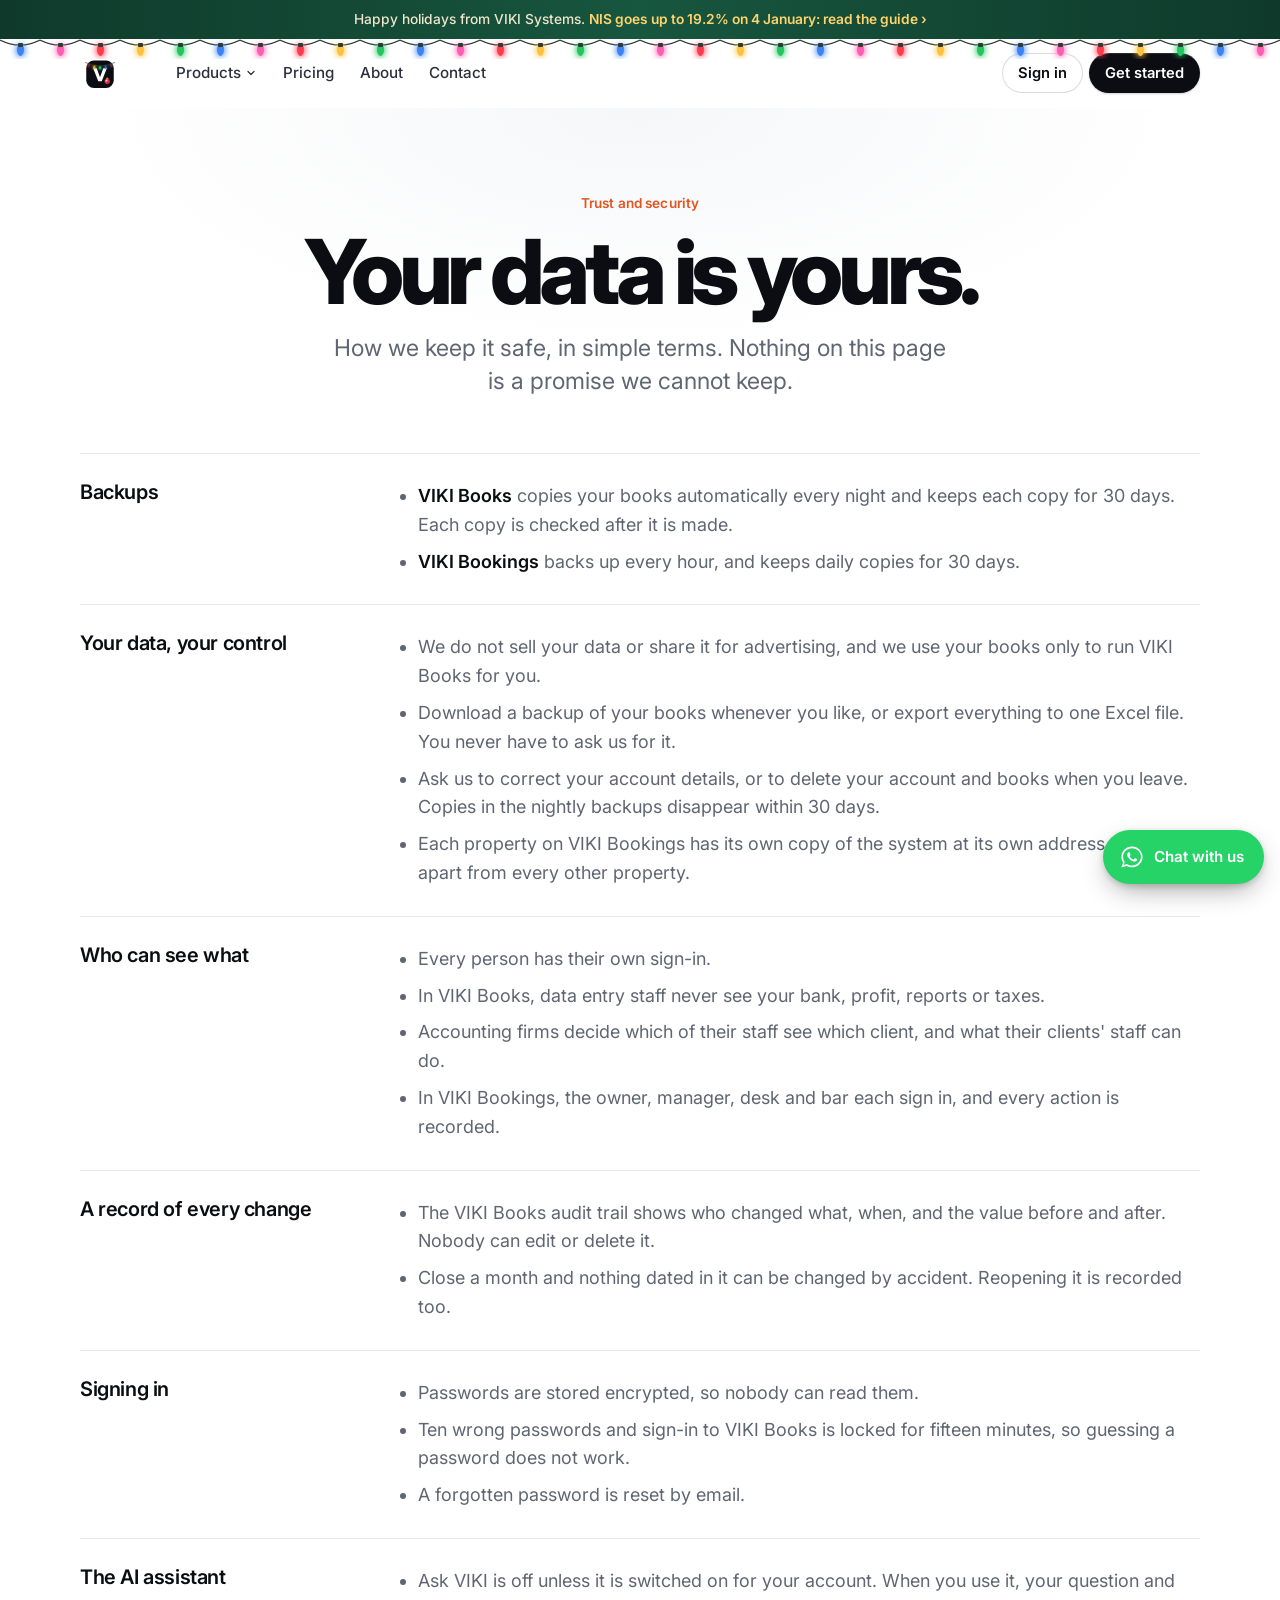
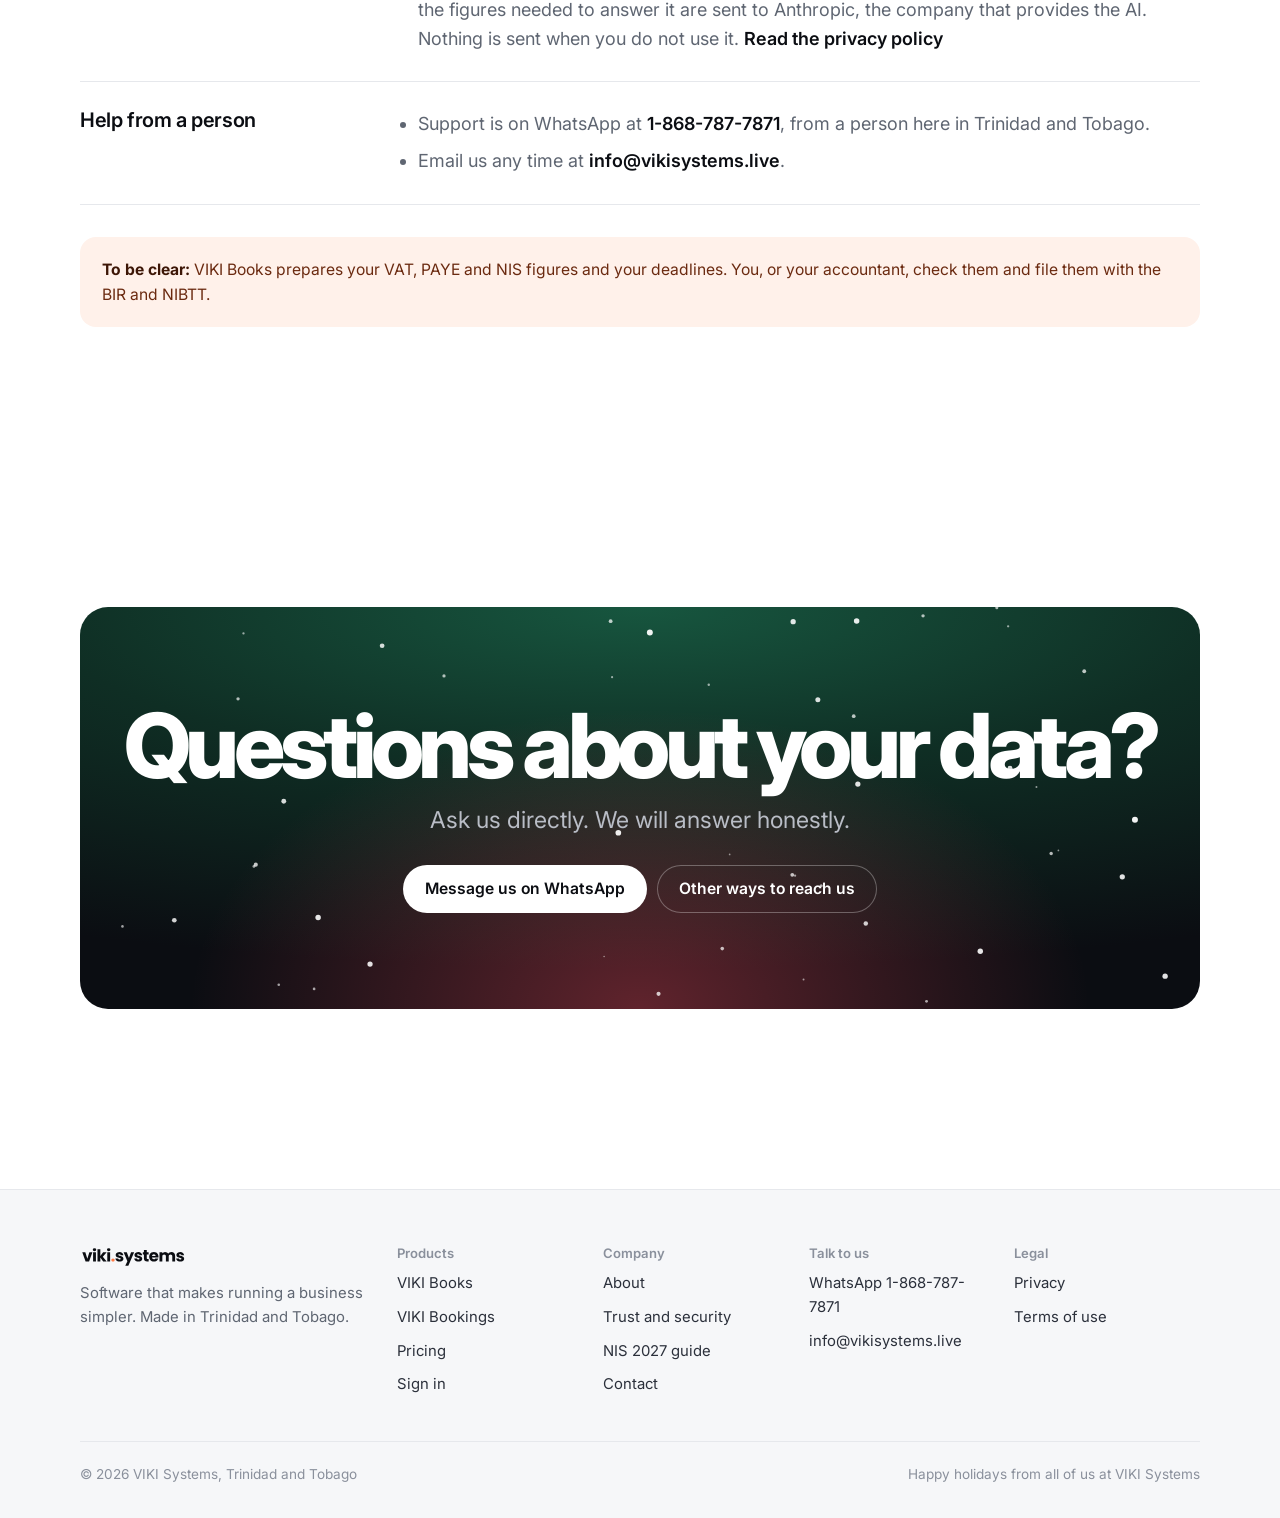
<file: trust/index.html>
<!doctype html>
<html lang="en" class="xmas">
<head>
<meta charset="utf-8">
<meta name="viewport" content="width=device-width, initial-scale=1, viewport-fit=cover">
<title>Trust and security | VIKI Systems</title>
<meta name="description" content="How VIKI Systems looks after your data: automatic backups, exports you control, your own sign-in, an audit trail nobody can edit, and help from a person in Trinidad and Tobago.">
<link rel="canonical" href="https://vikisystems.live/trust/">
<meta name="theme-color" content="#FFFFFF">
<meta property="og:type" content="website">
<meta property="og:site_name" content="VIKI Systems">
<meta property="og:title" content="Trust and security | VIKI Systems">
<meta property="og:description" content="How VIKI Systems looks after your data: automatic backups, exports you control, your own sign-in, an audit trail nobody can edit, and help from a person in Trinidad and Tobago.">
<meta property="og:url" content="https://vikisystems.live/trust/">
<meta property="og:image" content="https://vikisystems.live/assets/products/books/books-today-dashboard.jpg">
<meta name="twitter:card" content="summary_large_image">
<link rel="icon" type="image/svg+xml" href="../assets/brand/viki-v-holiday-lights.svg">
<link rel="preconnect" href="https://fonts.googleapis.com">
<link rel="preconnect" href="https://fonts.gstatic.com" crossorigin>
<link href="https://fonts.googleapis.com/css2?family=Inter:wght@400;500;600;700;800&display=swap" rel="stylesheet">
<link rel="stylesheet" href="../v5.css?v=20261126c">
<link rel="stylesheet" href="../v6.css?v=20261126c">
<link rel="stylesheet" href="../xmas2.css?v=20261126c">
<script>document.documentElement.classList.add("js")</script>
</head>
<body>
<a class="skip" href="#main">Skip to content</a><a class="ribbon" href="../nis-2027/">Happy holidays from VIKI Systems. <b>NIS goes up to 19.2% on 4 January: read the guide ›</b></a><div class="xlights" aria-hidden="true"><i style="--c:#FF3B4E;--d:0s"></i><i style="--c:#FFC23C;--d:-0.55s"></i><i style="--c:#22C55E;--d:-1.1s"></i><i style="--c:#3B82F6;--d:-1.6500000000000001s"></i><i style="--c:#FF5DB1;--d:-2.2s"></i><i style="--c:#FF3B4E;--d:0s"></i><i style="--c:#FFC23C;--d:-0.55s"></i><i style="--c:#22C55E;--d:-1.1s"></i><i style="--c:#3B82F6;--d:-1.6500000000000001s"></i><i style="--c:#FF5DB1;--d:-2.2s"></i><i style="--c:#FF3B4E;--d:0s"></i><i style="--c:#FFC23C;--d:-0.55s"></i><i style="--c:#22C55E;--d:-1.1s"></i><i style="--c:#3B82F6;--d:-1.6500000000000001s"></i><i style="--c:#FF5DB1;--d:-2.2s"></i><i style="--c:#FF3B4E;--d:0s"></i><i style="--c:#FFC23C;--d:-0.55s"></i><i style="--c:#22C55E;--d:-1.1s"></i><i style="--c:#3B82F6;--d:-1.6500000000000001s"></i><i style="--c:#FF5DB1;--d:-2.2s"></i><i style="--c:#FF3B4E;--d:0s"></i><i style="--c:#FFC23C;--d:-0.55s"></i><i style="--c:#22C55E;--d:-1.1s"></i><i style="--c:#3B82F6;--d:-1.6500000000000001s"></i><i style="--c:#FF5DB1;--d:-2.2s"></i><i style="--c:#FF3B4E;--d:0s"></i><i style="--c:#FFC23C;--d:-0.55s"></i><i style="--c:#22C55E;--d:-1.1s"></i><i style="--c:#3B82F6;--d:-1.6500000000000001s"></i><i style="--c:#FF5DB1;--d:-2.2s"></i><i style="--c:#FF3B4E;--d:0s"></i><i style="--c:#FFC23C;--d:-0.55s"></i><i style="--c:#22C55E;--d:-1.1s"></i><i style="--c:#3B82F6;--d:-1.6500000000000001s"></i><i style="--c:#FF5DB1;--d:-2.2s"></i><i style="--c:#FF3B4E;--d:0s"></i><i style="--c:#FFC23C;--d:-0.55s"></i><i style="--c:#22C55E;--d:-1.1s"></i><i style="--c:#3B82F6;--d:-1.6500000000000001s"></i><i style="--c:#FF5DB1;--d:-2.2s"></i><i style="--c:#FF3B4E;--d:0s"></i><i style="--c:#FFC23C;--d:-0.55s"></i><i style="--c:#22C55E;--d:-1.1s"></i><i style="--c:#3B82F6;--d:-1.6500000000000001s"></i><i style="--c:#FF5DB1;--d:-2.2s"></i><i style="--c:#FF3B4E;--d:0s"></i><i style="--c:#FFC23C;--d:-0.55s"></i><i style="--c:#22C55E;--d:-1.1s"></i></div>
<header class="nav">
  <div class="wrap nav__in">
    <a class="nav__logo" href="../" aria-label="VIKI Systems home"><img src="../assets/brand/viki-v-holiday-lights.svg" alt="VIKI Systems" width="40" height="40" class="vmark"></a>
    <nav class="nav__links" aria-label="Main">
      <div class="nav__drop">
        <button type="button" aria-expanded="false" aria-haspopup="true">Products <svg viewBox="0 0 24 24" fill="none" stroke="currentColor" stroke-width="2.4" stroke-linecap="round" stroke-linejoin="round" aria-hidden="true"><path d="M6 9l6 6 6-6"/></svg></button>
        <div class="nav__panel">
          <a class="nav__item" href="../books/"><i class="pico pico--books" aria-hidden="true"><svg viewBox="0 0 24 24" fill="none" stroke="currentColor" stroke-width="2" stroke-linecap="round" stroke-linejoin="round"><path d="M4 20V10M10 20V4M16 20v-7M22 20H2"/></svg></i><span><b>VIKI Books</b><span>Accounting, payroll and VAT for businesses and accounting firms</span></span></a>
          <a class="nav__item" href="../bookings/"><i class="pico pico--bk" aria-hidden="true"><svg viewBox="0 0 24 24" fill="none" stroke="currentColor" stroke-width="2" stroke-linecap="round" stroke-linejoin="round"><path d="M3 18V8M3 14h18v4M21 14v-2a3 3 0 0 0-3-3h-7v5"/><circle cx="7" cy="11" r="2"/></svg></i><span><b>VIKI Bookings</b><span>Bookings, front desk, restaurant, payments and shift reconciliation for hotels</span></span></a>
        </div>
      </div>
      <a href="../pricing/">Pricing</a>
      <a href="../about/">About</a>
      <a href="../contact/">Contact</a>
    </nav>
    <div class="nav__right">
      <a class="btn btn--light btn--sm nav__signin" href="https://books.vikisystems.live/">Sign in</a>
      <a class="btn btn--dark btn--sm" href="../pricing/">Get started</a>
      <button class="nav__burger" type="button" aria-label="Open menu" aria-expanded="false" aria-controls="sheet"><span></span></button>
    </div>
  </div>
</header>
<div class="sheet" id="sheet">
  <div class="sheet__group">
    <p class="sheet__label">Products</p>
    <a class="nav__item" href="../books/"><i class="pico pico--books" aria-hidden="true"><svg viewBox="0 0 24 24" fill="none" stroke="currentColor" stroke-width="2" stroke-linecap="round" stroke-linejoin="round"><path d="M4 20V10M10 20V4M16 20v-7M22 20H2"/></svg></i><span><b>VIKI Books</b><span>Accounting, payroll and VAT for businesses and accounting firms</span></span></a>
          <a class="nav__item" href="../bookings/"><i class="pico pico--bk" aria-hidden="true"><svg viewBox="0 0 24 24" fill="none" stroke="currentColor" stroke-width="2" stroke-linecap="round" stroke-linejoin="round"><path d="M3 18V8M3 14h18v4M21 14v-2a3 3 0 0 0-3-3h-7v5"/><circle cx="7" cy="11" r="2"/></svg></i><span><b>VIKI Bookings</b><span>Bookings, front desk, restaurant, payments and shift reconciliation for hotels</span></span></a>
  </div>
  <div class="sheet__links">
    <a href="../pricing/">Pricing</a>
    <a href="../about/">About</a>
    <a href="../trust/">Trust and security</a>
    <a href="../contact/">Contact</a>
  </div>
  <div class="sheet__cta">
    <a class="btn btn--dark" href="../pricing/">Get started</a>
    <a class="btn btn--light" href="https://books.vikisystems.live/">Sign in to VIKI Books</a>
  </div>
</div>
<main id="main">
<section class="phero" style="--tint:var(--bg-2)">
  <div class="wrap">
    <div class="center">
      <p class="kicker rv">Trust and security</p>
      <h1 class="h-1 rv">Your data is yours<span class="o">.</span></h1>
      <p class="lede rv rv-d1">How we keep it safe, in simple terms. Nothing on this page is a promise we cannot keep.</p>
    </div>
  </div>
</section>

<section class="sec" style="padding-top:56px">
  <div class="wrap">
    <div class="rows">
      <div class="rv"><h3>Backups</h3><ul>
        <li><b>VIKI Books</b> copies your books automatically every night and keeps each copy for 30 days. Each copy is checked after it is made.</li>
        <li><b>VIKI Bookings</b> backs up every hour, and keeps daily copies for 30 days.</li></ul></div>
      <div class="rv"><h3>Your data, your control</h3><ul>
        <li>We do not sell your data or share it for advertising, and we use your books only to run VIKI Books for you.</li>
        <li>Download a backup of your books whenever you like, or export everything to one Excel file. You never have to ask us for it.</li>
        <li>Ask us to correct your account details, or to delete your account and books when you leave. Copies in the nightly backups disappear within 30 days.</li>
        <li>Each property on VIKI Bookings has its own copy of the system at its own address, kept apart from every other property.</li></ul></div>
      <div class="rv"><h3>Who can see what</h3><ul>
        <li>Every person has their own sign-in.</li>
        <li>In VIKI Books, data entry staff never see your bank, profit, reports or taxes.</li>
        <li>Accounting firms decide which of their staff see which client, and what their clients' staff can do.</li>
        <li>In VIKI Bookings, the owner, manager, desk and bar each sign in, and every action is recorded.</li></ul></div>
      <div class="rv"><h3>A record of every change</h3><ul>
        <li>The VIKI Books audit trail shows who changed what, when, and the value before and after. Nobody can edit or delete it.</li>
        <li>Close a month and nothing dated in it can be changed by accident. Reopening it is recorded too.</li></ul></div>
      <div class="rv"><h3>Signing in</h3><ul>
        <li>Passwords are stored encrypted, so nobody can read them.</li>
        <li>Ten wrong passwords and sign-in to VIKI Books is locked for fifteen minutes, so guessing a password does not work.</li>
        <li>A forgotten password is reset by email.</li></ul></div>
      <div class="rv"><h3>The AI assistant</h3><ul>
        <li>Ask VIKI is off unless it is switched on for your account. When you use it, your question and the figures needed to answer it are sent to Anthropic, the company that provides the AI. Nothing is sent when you do not use it. <a class="link" href="../books/privacy.html">Read the privacy policy</a></li></ul></div>
      <div class="rv"><h3>Help from a person</h3><ul>
        <li>Support is on WhatsApp at <a class="link" href="https://wa.me/18687877871" target="_blank" rel="noopener">1-868-787-7871</a>, from a person here in Trinidad and Tobago.</li>
        <li>Email us any time at <a class="link" href="mailto:info@vikisystems.live">info@vikisystems.live</a>.</li></ul></div>
    </div>
    <div class="callout rv"><b>To be clear:</b> VIKI Books prepares your VAT, PAYE and NIS figures and your deadlines. You, or your accountant, check them and file them with the BIR and NIBTT.</div>
  </div>
</section>

<section class="sec sec--tight">
  <div class="final rv">
    <h2 class="h-1">Questions about your data<span class="o">?</span></h2>
    <p class="lede">Ask us directly. We will answer honestly.</p>
    <div class="actions actions--stack">
      <a class="btn btn--white" href="https://wa.me/18687877871" target="_blank" rel="noopener">Message us on WhatsApp</a>
      <a class="btn btn--light" href="../contact/">Other ways to reach us</a>
    </div>
  </div>
</section>
</main>
<footer class="foot">
  <div class="wrap">
    <div class="foot__grid">
      <div class="foot__brand">
        <img src="../assets/brand/viki-systems-logo-dark.svg" alt="viki.systems" width="107" height="22">
        <p>Software that makes running a business simpler. Made in Trinidad and Tobago.</p>
      </div>
      <div><h4>Products</h4><ul><li><a href="../books/">VIKI Books</a></li><li><a href="../bookings/">VIKI Bookings</a></li><li><a href="../pricing/">Pricing</a></li><li><a href="https://books.vikisystems.live/">Sign in</a></li></ul></div>
      <div><h4>Company</h4><ul><li><a href="../about/">About</a></li><li><a href="../trust/">Trust and security</a></li><li><a href="../nis-2027/">NIS 2027 guide</a></li><li><a href="../contact/">Contact</a></li></ul></div>
      <div><h4>Talk to us</h4><ul><li><a href="https://wa.me/18687877871" target="_blank" rel="noopener">WhatsApp 1-868-787-7871</a></li><li><a href="mailto:info@vikisystems.live">info@vikisystems.live</a></li></ul></div>
      <div><h4>Legal</h4><ul><li><a href="../books/privacy.html">Privacy</a></li><li><a href="../books/terms.html">Terms of use</a></li></ul></div>
    </div>
    <div class="foot__base"><span>© <span data-year>2026</span> VIKI Systems, Trinidad and Tobago</span><span>Happy holidays from all of us at VIKI Systems</span></div>
  </div>
</footer>
<a class="wa-fab" href="https://wa.me/18687877871?text=Hi%20VIKI%20Systems%2C%20I%20have%20a%20question." target="_blank" rel="noopener" aria-label="Chat with VIKI Systems on WhatsApp"><svg viewBox="0 0 32 32" aria-hidden="true"><path fill="currentColor" d="M16 3C8.8 3 3 8.7 3 15.8c0 2.5.7 4.9 2 6.9L3 29l6.5-1.9c1.9 1 4.1 1.6 6.5 1.6 7.2 0 13-5.7 13-12.8S23.2 3 16 3zm0 23.4c-2.1 0-4.1-.6-5.8-1.6l-.4-.2-3.9 1.1 1.1-3.7-.3-.4c-1.1-1.7-1.7-3.7-1.7-5.8C5 9.9 9.9 5.2 16 5.2s11 4.7 11 10.6-4.9 10.6-11 10.6zm6-7.9c-.3-.2-1.9-.9-2.2-1s-.5-.2-.7.2-.8 1-.9 1.2-.3.2-.6.1c-.3-.2-1.4-.5-2.6-1.6-1-.9-1.6-1.9-1.8-2.2s0-.5.1-.6l.5-.5c.1-.2.2-.3.3-.5s0-.4 0-.5-.7-1.7-1-2.3c-.3-.6-.5-.5-.7-.5h-.6c-.2 0-.5.1-.8.4s-1 1-1 2.5 1.1 2.9 1.2 3.1c.2.2 2.1 3.2 5.1 4.5.7.3 1.3.5 1.7.6.7.2 1.4.2 1.9.1.6-.1 1.9-.8 2.1-1.5.3-.7.3-1.4.2-1.5-.1-.1-.3-.2-.6-.3z"/></svg><span>Chat with us</span></a>
<script src="../v5.js?v=20261126c" defer></script>
<script src="../xp.js?v=20261126c" defer></script>
<script src="../holiday.js?v=20261126c" defer></script>
</body>
</html>
</file>
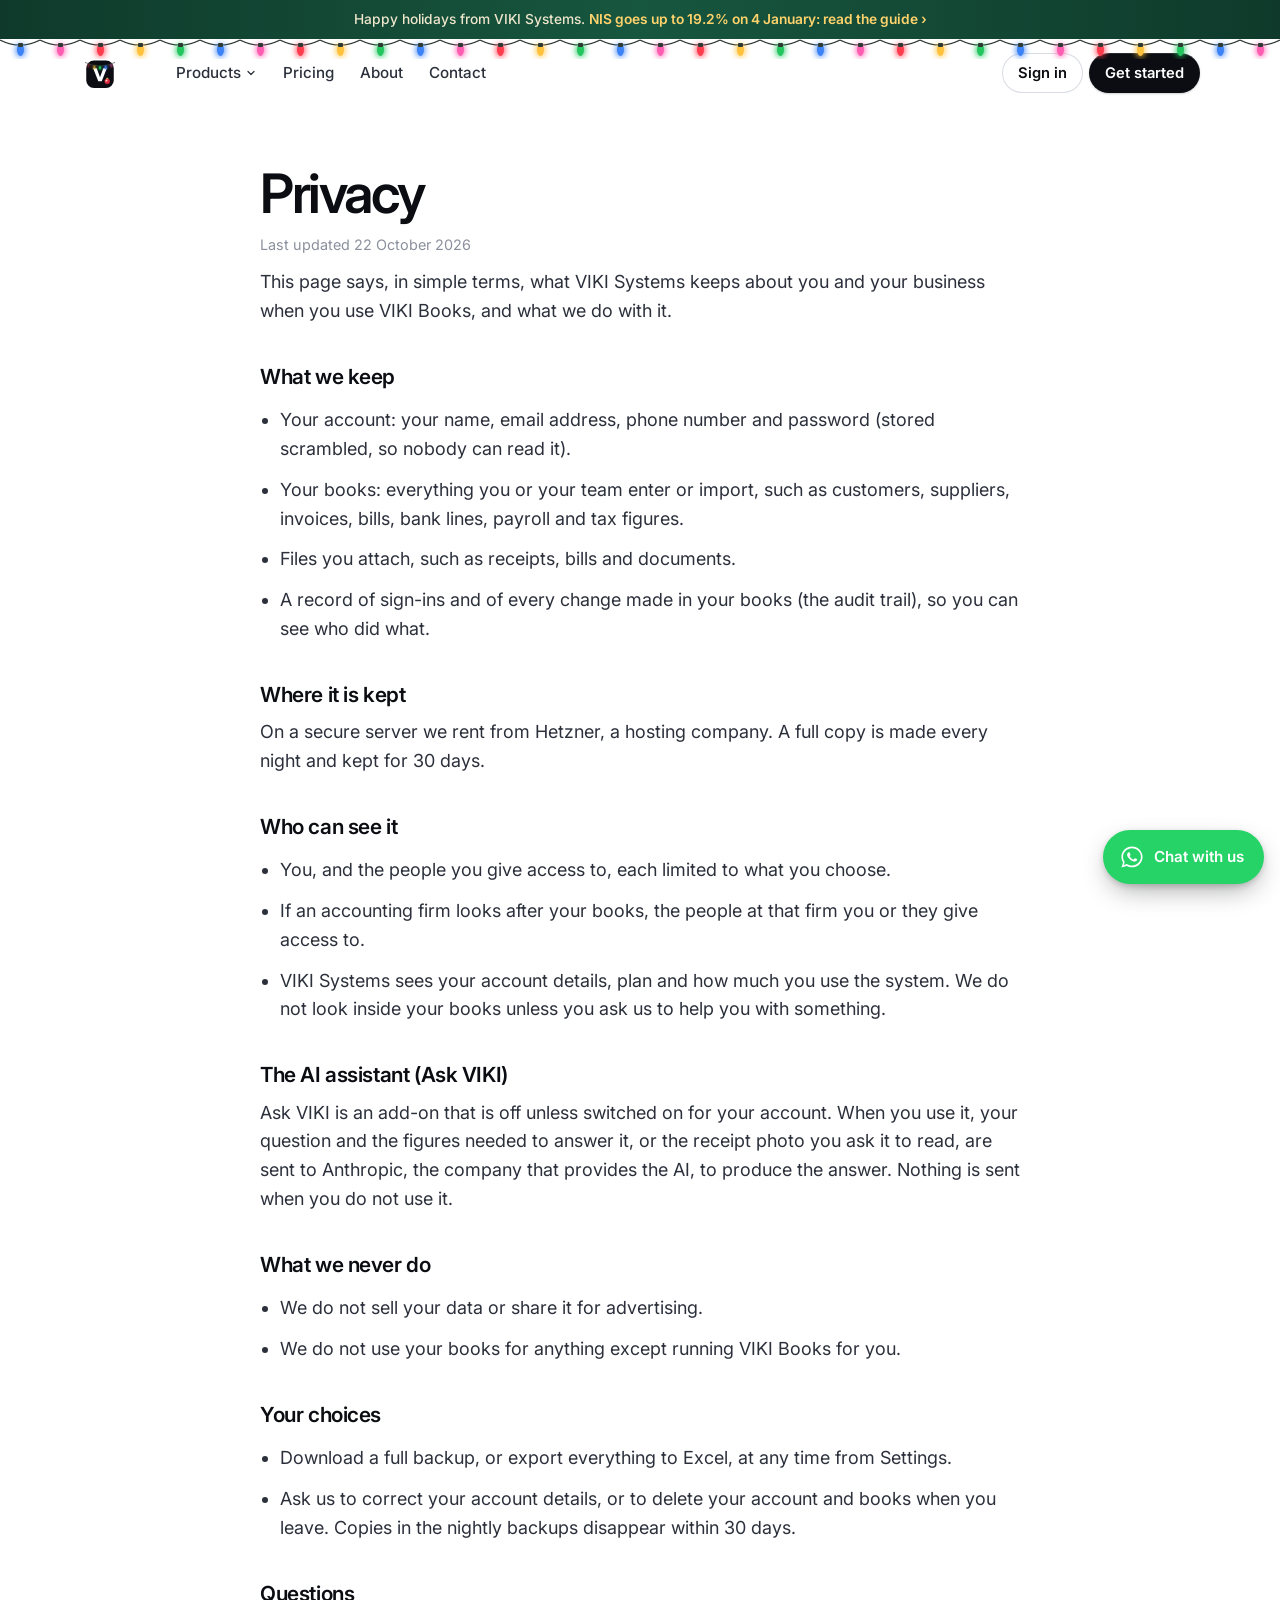
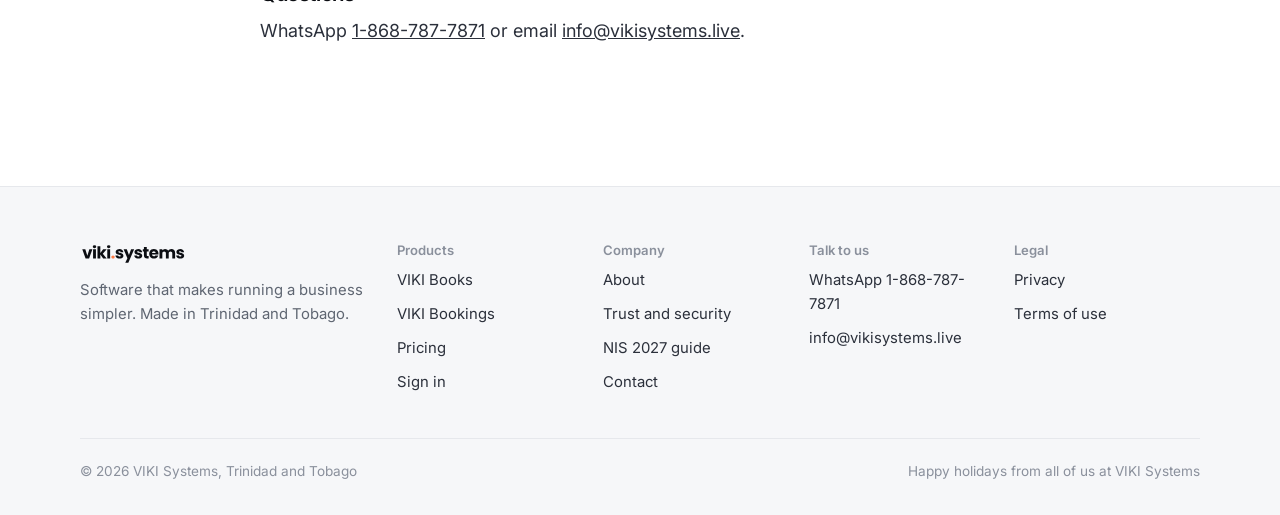
<file: books/privacy.html>
<!doctype html>
<html lang="en" class="xmas">
<head>
<meta charset="utf-8">
<meta name="viewport" content="width=device-width, initial-scale=1, viewport-fit=cover">
<title>Privacy | VIKI Books</title>
<meta name="description" content="What VIKI Systems keeps about you and your business when you use VIKI Books, and what we do with it.">
<link rel="canonical" href="https://vikisystems.live/books/privacy.html">
<meta name="theme-color" content="#FFFFFF">
<meta property="og:type" content="website">
<meta property="og:site_name" content="VIKI Systems">
<meta property="og:title" content="Privacy | VIKI Books">
<meta property="og:description" content="What VIKI Systems keeps about you and your business when you use VIKI Books, and what we do with it.">
<meta property="og:url" content="https://vikisystems.live/books/privacy.html">
<meta property="og:image" content="https://vikisystems.live/assets/products/books/books-today-dashboard.jpg">
<meta name="twitter:card" content="summary_large_image">
<link rel="icon" type="image/svg+xml" href="../assets/brand/viki-v-holiday-lights.svg">
<link rel="preconnect" href="https://fonts.googleapis.com">
<link rel="preconnect" href="https://fonts.gstatic.com" crossorigin>
<link href="https://fonts.googleapis.com/css2?family=Inter:wght@400;500;600;700;800&display=swap" rel="stylesheet">
<link rel="stylesheet" href="../v5.css?v=20261126c">
<link rel="stylesheet" href="../v6.css?v=20261126c">
<link rel="stylesheet" href="../xmas2.css?v=20261126c">
<script>document.documentElement.classList.add("js")</script>
</head>
<body>
<a class="skip" href="#main">Skip to content</a><a class="ribbon" href="../nis-2027/">Happy holidays from VIKI Systems. <b>NIS goes up to 19.2% on 4 January: read the guide ›</b></a><div class="xlights" aria-hidden="true"><i style="--c:#FF3B4E;--d:0s"></i><i style="--c:#FFC23C;--d:-0.55s"></i><i style="--c:#22C55E;--d:-1.1s"></i><i style="--c:#3B82F6;--d:-1.6500000000000001s"></i><i style="--c:#FF5DB1;--d:-2.2s"></i><i style="--c:#FF3B4E;--d:0s"></i><i style="--c:#FFC23C;--d:-0.55s"></i><i style="--c:#22C55E;--d:-1.1s"></i><i style="--c:#3B82F6;--d:-1.6500000000000001s"></i><i style="--c:#FF5DB1;--d:-2.2s"></i><i style="--c:#FF3B4E;--d:0s"></i><i style="--c:#FFC23C;--d:-0.55s"></i><i style="--c:#22C55E;--d:-1.1s"></i><i style="--c:#3B82F6;--d:-1.6500000000000001s"></i><i style="--c:#FF5DB1;--d:-2.2s"></i><i style="--c:#FF3B4E;--d:0s"></i><i style="--c:#FFC23C;--d:-0.55s"></i><i style="--c:#22C55E;--d:-1.1s"></i><i style="--c:#3B82F6;--d:-1.6500000000000001s"></i><i style="--c:#FF5DB1;--d:-2.2s"></i><i style="--c:#FF3B4E;--d:0s"></i><i style="--c:#FFC23C;--d:-0.55s"></i><i style="--c:#22C55E;--d:-1.1s"></i><i style="--c:#3B82F6;--d:-1.6500000000000001s"></i><i style="--c:#FF5DB1;--d:-2.2s"></i><i style="--c:#FF3B4E;--d:0s"></i><i style="--c:#FFC23C;--d:-0.55s"></i><i style="--c:#22C55E;--d:-1.1s"></i><i style="--c:#3B82F6;--d:-1.6500000000000001s"></i><i style="--c:#FF5DB1;--d:-2.2s"></i><i style="--c:#FF3B4E;--d:0s"></i><i style="--c:#FFC23C;--d:-0.55s"></i><i style="--c:#22C55E;--d:-1.1s"></i><i style="--c:#3B82F6;--d:-1.6500000000000001s"></i><i style="--c:#FF5DB1;--d:-2.2s"></i><i style="--c:#FF3B4E;--d:0s"></i><i style="--c:#FFC23C;--d:-0.55s"></i><i style="--c:#22C55E;--d:-1.1s"></i><i style="--c:#3B82F6;--d:-1.6500000000000001s"></i><i style="--c:#FF5DB1;--d:-2.2s"></i><i style="--c:#FF3B4E;--d:0s"></i><i style="--c:#FFC23C;--d:-0.55s"></i><i style="--c:#22C55E;--d:-1.1s"></i><i style="--c:#3B82F6;--d:-1.6500000000000001s"></i><i style="--c:#FF5DB1;--d:-2.2s"></i><i style="--c:#FF3B4E;--d:0s"></i><i style="--c:#FFC23C;--d:-0.55s"></i><i style="--c:#22C55E;--d:-1.1s"></i></div>
<header class="nav">
  <div class="wrap nav__in">
    <a class="nav__logo" href="../" aria-label="VIKI Systems home"><img src="../assets/brand/viki-v-holiday-lights.svg" alt="VIKI Systems" width="40" height="40" class="vmark"></a>
    <nav class="nav__links" aria-label="Main">
      <div class="nav__drop">
        <button type="button" aria-expanded="false" aria-haspopup="true">Products <svg viewBox="0 0 24 24" fill="none" stroke="currentColor" stroke-width="2.4" stroke-linecap="round" stroke-linejoin="round" aria-hidden="true"><path d="M6 9l6 6 6-6"/></svg></button>
        <div class="nav__panel">
          <a class="nav__item" href="../books/"><i class="pico pico--books" aria-hidden="true"><svg viewBox="0 0 24 24" fill="none" stroke="currentColor" stroke-width="2" stroke-linecap="round" stroke-linejoin="round"><path d="M4 20V10M10 20V4M16 20v-7M22 20H2"/></svg></i><span><b>VIKI Books</b><span>Accounting, payroll and VAT for businesses and accounting firms</span></span></a>
          <a class="nav__item" href="../bookings/"><i class="pico pico--bk" aria-hidden="true"><svg viewBox="0 0 24 24" fill="none" stroke="currentColor" stroke-width="2" stroke-linecap="round" stroke-linejoin="round"><path d="M3 18V8M3 14h18v4M21 14v-2a3 3 0 0 0-3-3h-7v5"/><circle cx="7" cy="11" r="2"/></svg></i><span><b>VIKI Bookings</b><span>Bookings, front desk, restaurant, payments and shift reconciliation for hotels</span></span></a>
        </div>
      </div>
      <a href="../pricing/">Pricing</a>
      <a href="../about/">About</a>
      <a href="../contact/">Contact</a>
    </nav>
    <div class="nav__right">
      <a class="btn btn--light btn--sm nav__signin" href="https://books.vikisystems.live/">Sign in</a>
      <a class="btn btn--dark btn--sm" href="../pricing/">Get started</a>
      <button class="nav__burger" type="button" aria-label="Open menu" aria-expanded="false" aria-controls="sheet"><span></span></button>
    </div>
  </div>
</header>
<div class="sheet" id="sheet">
  <div class="sheet__group">
    <p class="sheet__label">Products</p>
    <a class="nav__item" href="../books/"><i class="pico pico--books" aria-hidden="true"><svg viewBox="0 0 24 24" fill="none" stroke="currentColor" stroke-width="2" stroke-linecap="round" stroke-linejoin="round"><path d="M4 20V10M10 20V4M16 20v-7M22 20H2"/></svg></i><span><b>VIKI Books</b><span>Accounting, payroll and VAT for businesses and accounting firms</span></span></a>
          <a class="nav__item" href="../bookings/"><i class="pico pico--bk" aria-hidden="true"><svg viewBox="0 0 24 24" fill="none" stroke="currentColor" stroke-width="2" stroke-linecap="round" stroke-linejoin="round"><path d="M3 18V8M3 14h18v4M21 14v-2a3 3 0 0 0-3-3h-7v5"/><circle cx="7" cy="11" r="2"/></svg></i><span><b>VIKI Bookings</b><span>Bookings, front desk, restaurant, payments and shift reconciliation for hotels</span></span></a>
  </div>
  <div class="sheet__links">
    <a href="../pricing/">Pricing</a>
    <a href="../about/">About</a>
    <a href="../trust/">Trust and security</a>
    <a href="../contact/">Contact</a>
  </div>
  <div class="sheet__cta">
    <a class="btn btn--dark" href="../pricing/">Get started</a>
    <a class="btn btn--light" href="https://books.vikisystems.live/">Sign in to VIKI Books</a>
  </div>
</div>
<main id="main">
<section class="sec" style="padding-top:56px">
  <div class="wrap">
    <article class="doc">
<h1>Privacy</h1><p class="when">Last updated 22 October 2026</p>
<p>This page says, in simple terms, what VIKI Systems keeps about you and your business when you use VIKI Books, and what we do with it.</p>
<h2>What we keep</h2><ul>
<li>Your account: your name, email address, phone number and password (stored scrambled, so nobody can read it).</li>
<li>Your books: everything you or your team enter or import, such as customers, suppliers, invoices, bills, bank lines, payroll and tax figures.</li>
<li>Files you attach, such as receipts, bills and documents.</li>
<li>A record of sign-ins and of every change made in your books (the audit trail), so you can see who did what.</li></ul>
<h2>Where it is kept</h2><p>On a secure server we rent from Hetzner, a hosting company. A full copy is made every night and kept for 30 days.</p>
<h2>Who can see it</h2><ul>
<li>You, and the people you give access to, each limited to what you choose.</li>
<li>If an accounting firm looks after your books, the people at that firm you or they give access to.</li>
<li>VIKI Systems sees your account details, plan and how much you use the system. We do not look inside your books unless you ask us to help you with something.</li></ul>
<h2>The AI assistant (Ask VIKI)</h2><p>Ask VIKI is an add-on that is off unless switched on for your account. When you use it, your question and the figures needed to answer it, or the receipt photo you ask it to read, are sent to Anthropic, the company that provides the AI, to produce the answer. Nothing is sent when you do not use it.</p>
<h2>What we never do</h2><ul><li>We do not sell your data or share it for advertising.</li><li>We do not use your books for anything except running VIKI Books for you.</li></ul>
<h2>Your choices</h2><ul>
<li>Download a full backup, or export everything to Excel, at any time from Settings.</li>
<li>Ask us to correct your account details, or to delete your account and books when you leave. Copies in the nightly backups disappear within 30 days.</li></ul>
<h2>Questions</h2><p>WhatsApp <a href="https://wa.me/18687877871">1-868-787-7871</a> or email <a href="mailto:info@vikisystems.live">info@vikisystems.live</a>.</p>
    </article>
  </div>
</section>
</main>
<footer class="foot">
  <div class="wrap">
    <div class="foot__grid">
      <div class="foot__brand">
        <img src="../assets/brand/viki-systems-logo-dark.svg" alt="viki.systems" width="107" height="22">
        <p>Software that makes running a business simpler. Made in Trinidad and Tobago.</p>
      </div>
      <div><h4>Products</h4><ul><li><a href="../books/">VIKI Books</a></li><li><a href="../bookings/">VIKI Bookings</a></li><li><a href="../pricing/">Pricing</a></li><li><a href="https://books.vikisystems.live/">Sign in</a></li></ul></div>
      <div><h4>Company</h4><ul><li><a href="../about/">About</a></li><li><a href="../trust/">Trust and security</a></li><li><a href="../nis-2027/">NIS 2027 guide</a></li><li><a href="../contact/">Contact</a></li></ul></div>
      <div><h4>Talk to us</h4><ul><li><a href="https://wa.me/18687877871" target="_blank" rel="noopener">WhatsApp 1-868-787-7871</a></li><li><a href="mailto:info@vikisystems.live">info@vikisystems.live</a></li></ul></div>
      <div><h4>Legal</h4><ul><li><a href="../books/privacy.html">Privacy</a></li><li><a href="../books/terms.html">Terms of use</a></li></ul></div>
    </div>
    <div class="foot__base"><span>© <span data-year>2026</span> VIKI Systems, Trinidad and Tobago</span><span>Happy holidays from all of us at VIKI Systems</span></div>
  </div>
</footer>
<a class="wa-fab" href="https://wa.me/18687877871?text=Hi%20VIKI%20Systems%2C%20I%20have%20a%20question." target="_blank" rel="noopener" aria-label="Chat with VIKI Systems on WhatsApp"><svg viewBox="0 0 32 32" aria-hidden="true"><path fill="currentColor" d="M16 3C8.8 3 3 8.7 3 15.8c0 2.5.7 4.9 2 6.9L3 29l6.5-1.9c1.9 1 4.1 1.6 6.5 1.6 7.2 0 13-5.7 13-12.8S23.2 3 16 3zm0 23.4c-2.1 0-4.1-.6-5.8-1.6l-.4-.2-3.9 1.1 1.1-3.7-.3-.4c-1.1-1.7-1.7-3.7-1.7-5.8C5 9.9 9.9 5.2 16 5.2s11 4.7 11 10.6-4.9 10.6-11 10.6zm6-7.9c-.3-.2-1.9-.9-2.2-1s-.5-.2-.7.2-.8 1-.9 1.2-.3.2-.6.1c-.3-.2-1.4-.5-2.6-1.6-1-.9-1.6-1.9-1.8-2.2s0-.5.1-.6l.5-.5c.1-.2.2-.3.3-.5s0-.4 0-.5-.7-1.7-1-2.3c-.3-.6-.5-.5-.7-.5h-.6c-.2 0-.5.1-.8.4s-1 1-1 2.5 1.1 2.9 1.2 3.1c.2.2 2.1 3.2 5.1 4.5.7.3 1.3.5 1.7.6.7.2 1.4.2 1.9.1.6-.1 1.9-.8 2.1-1.5.3-.7.3-1.4.2-1.5-.1-.1-.3-.2-.6-.3z"/></svg><span>Chat with us</span></a>
<script src="../v5.js?v=20261126c" defer></script>
<script src="../xp.js?v=20261126c" defer></script>
<script src="../holiday.js?v=20261126c" defer></script>
</body>
</html>
</file>
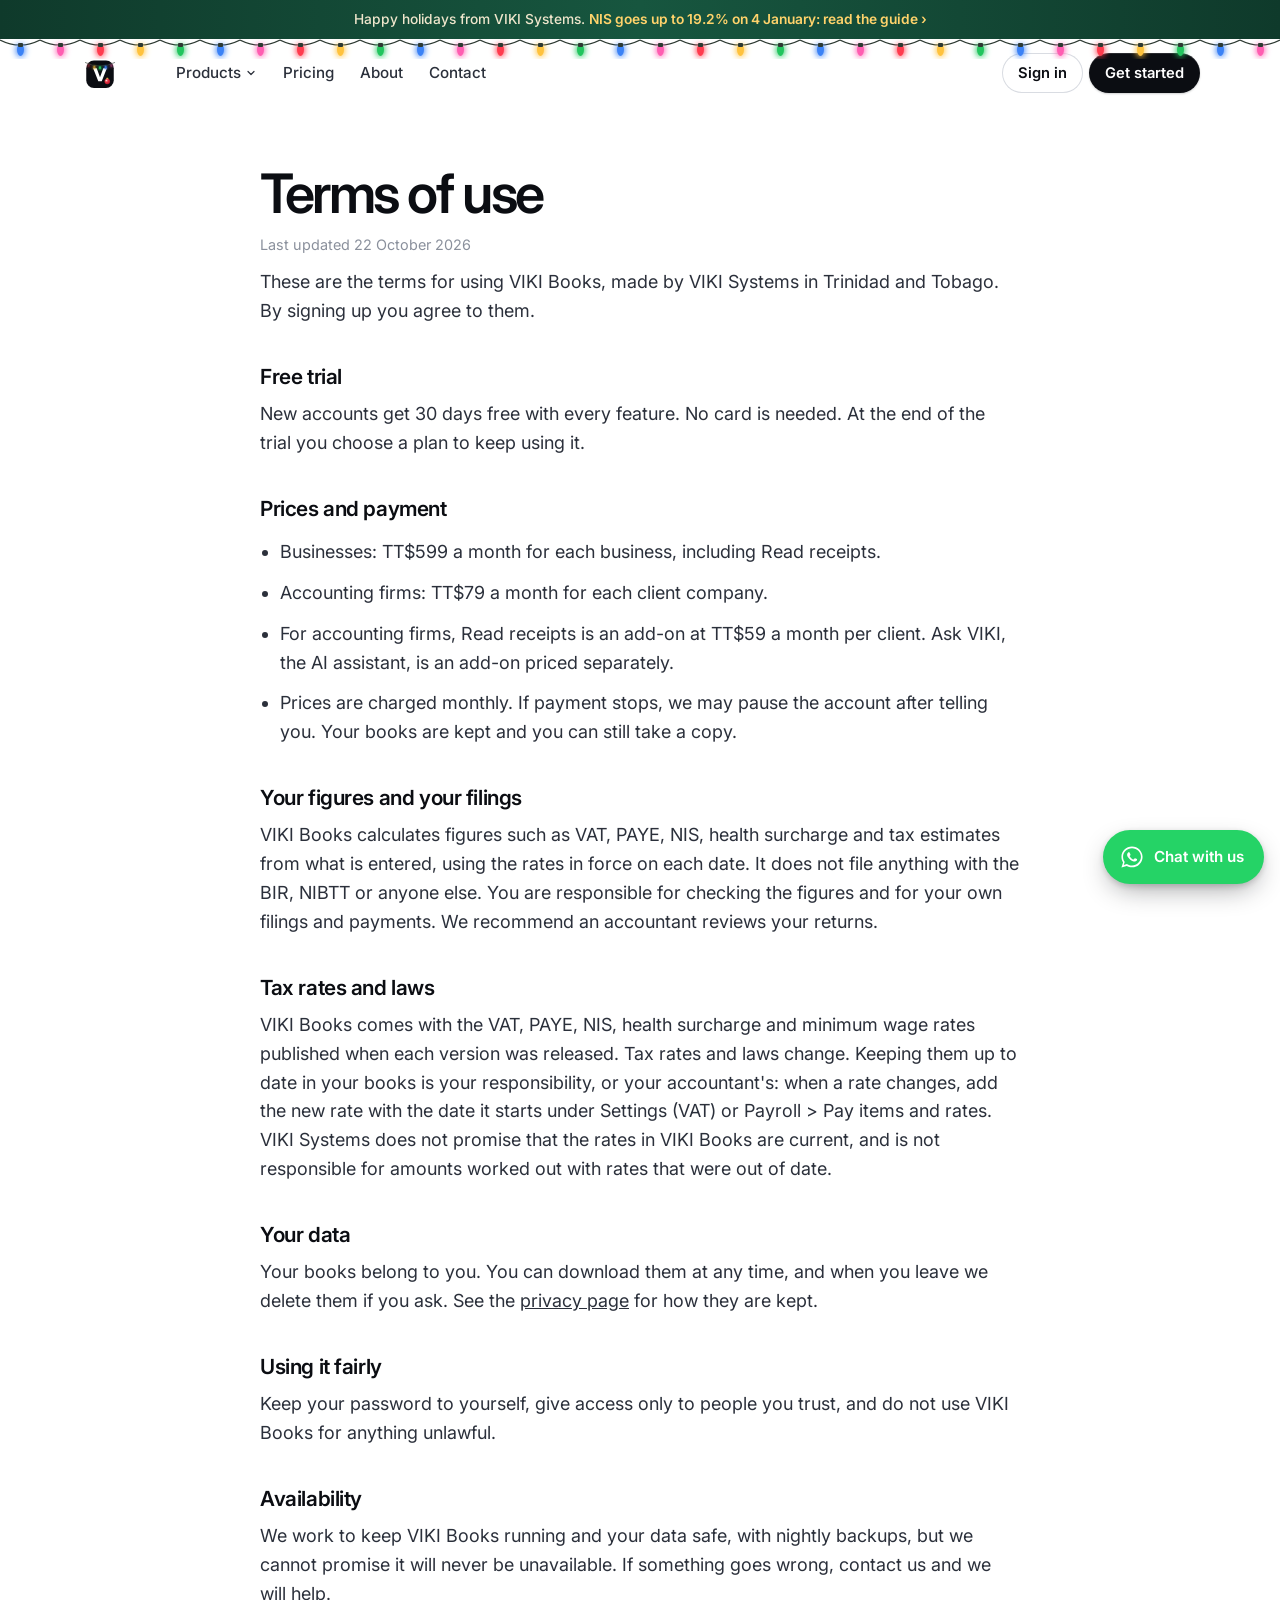
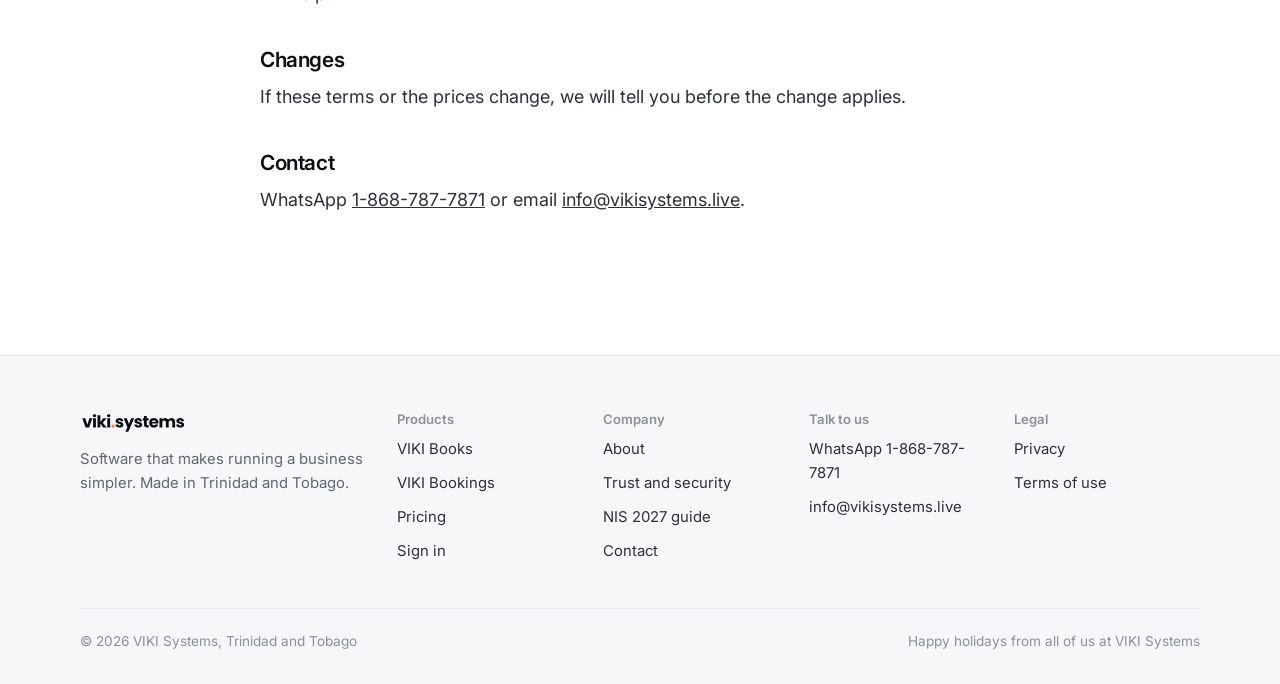
<file: books/terms.html>
<!doctype html>
<html lang="en" class="xmas">
<head>
<meta charset="utf-8">
<meta name="viewport" content="width=device-width, initial-scale=1, viewport-fit=cover">
<title>Terms of use | VIKI Books</title>
<meta name="description" content="The terms for using VIKI Books, made by VIKI Systems in Trinidad and Tobago.">
<link rel="canonical" href="https://vikisystems.live/books/terms.html">
<meta name="theme-color" content="#FFFFFF">
<meta property="og:type" content="website">
<meta property="og:site_name" content="VIKI Systems">
<meta property="og:title" content="Terms of use | VIKI Books">
<meta property="og:description" content="The terms for using VIKI Books, made by VIKI Systems in Trinidad and Tobago.">
<meta property="og:url" content="https://vikisystems.live/books/terms.html">
<meta property="og:image" content="https://vikisystems.live/assets/products/books/books-today-dashboard.jpg">
<meta name="twitter:card" content="summary_large_image">
<link rel="icon" type="image/svg+xml" href="../assets/brand/viki-v-holiday-lights.svg">
<link rel="preconnect" href="https://fonts.googleapis.com">
<link rel="preconnect" href="https://fonts.gstatic.com" crossorigin>
<link href="https://fonts.googleapis.com/css2?family=Inter:wght@400;500;600;700;800&display=swap" rel="stylesheet">
<link rel="stylesheet" href="../v5.css?v=20261126c">
<link rel="stylesheet" href="../v6.css?v=20261126c">
<link rel="stylesheet" href="../xmas2.css?v=20261126c">
<script>document.documentElement.classList.add("js")</script>
</head>
<body>
<a class="skip" href="#main">Skip to content</a><a class="ribbon" href="../nis-2027/">Happy holidays from VIKI Systems. <b>NIS goes up to 19.2% on 4 January: read the guide ›</b></a><div class="xlights" aria-hidden="true"><i style="--c:#FF3B4E;--d:0s"></i><i style="--c:#FFC23C;--d:-0.55s"></i><i style="--c:#22C55E;--d:-1.1s"></i><i style="--c:#3B82F6;--d:-1.6500000000000001s"></i><i style="--c:#FF5DB1;--d:-2.2s"></i><i style="--c:#FF3B4E;--d:0s"></i><i style="--c:#FFC23C;--d:-0.55s"></i><i style="--c:#22C55E;--d:-1.1s"></i><i style="--c:#3B82F6;--d:-1.6500000000000001s"></i><i style="--c:#FF5DB1;--d:-2.2s"></i><i style="--c:#FF3B4E;--d:0s"></i><i style="--c:#FFC23C;--d:-0.55s"></i><i style="--c:#22C55E;--d:-1.1s"></i><i style="--c:#3B82F6;--d:-1.6500000000000001s"></i><i style="--c:#FF5DB1;--d:-2.2s"></i><i style="--c:#FF3B4E;--d:0s"></i><i style="--c:#FFC23C;--d:-0.55s"></i><i style="--c:#22C55E;--d:-1.1s"></i><i style="--c:#3B82F6;--d:-1.6500000000000001s"></i><i style="--c:#FF5DB1;--d:-2.2s"></i><i style="--c:#FF3B4E;--d:0s"></i><i style="--c:#FFC23C;--d:-0.55s"></i><i style="--c:#22C55E;--d:-1.1s"></i><i style="--c:#3B82F6;--d:-1.6500000000000001s"></i><i style="--c:#FF5DB1;--d:-2.2s"></i><i style="--c:#FF3B4E;--d:0s"></i><i style="--c:#FFC23C;--d:-0.55s"></i><i style="--c:#22C55E;--d:-1.1s"></i><i style="--c:#3B82F6;--d:-1.6500000000000001s"></i><i style="--c:#FF5DB1;--d:-2.2s"></i><i style="--c:#FF3B4E;--d:0s"></i><i style="--c:#FFC23C;--d:-0.55s"></i><i style="--c:#22C55E;--d:-1.1s"></i><i style="--c:#3B82F6;--d:-1.6500000000000001s"></i><i style="--c:#FF5DB1;--d:-2.2s"></i><i style="--c:#FF3B4E;--d:0s"></i><i style="--c:#FFC23C;--d:-0.55s"></i><i style="--c:#22C55E;--d:-1.1s"></i><i style="--c:#3B82F6;--d:-1.6500000000000001s"></i><i style="--c:#FF5DB1;--d:-2.2s"></i><i style="--c:#FF3B4E;--d:0s"></i><i style="--c:#FFC23C;--d:-0.55s"></i><i style="--c:#22C55E;--d:-1.1s"></i><i style="--c:#3B82F6;--d:-1.6500000000000001s"></i><i style="--c:#FF5DB1;--d:-2.2s"></i><i style="--c:#FF3B4E;--d:0s"></i><i style="--c:#FFC23C;--d:-0.55s"></i><i style="--c:#22C55E;--d:-1.1s"></i></div>
<header class="nav">
  <div class="wrap nav__in">
    <a class="nav__logo" href="../" aria-label="VIKI Systems home"><img src="../assets/brand/viki-v-holiday-lights.svg" alt="VIKI Systems" width="40" height="40" class="vmark"></a>
    <nav class="nav__links" aria-label="Main">
      <div class="nav__drop">
        <button type="button" aria-expanded="false" aria-haspopup="true">Products <svg viewBox="0 0 24 24" fill="none" stroke="currentColor" stroke-width="2.4" stroke-linecap="round" stroke-linejoin="round" aria-hidden="true"><path d="M6 9l6 6 6-6"/></svg></button>
        <div class="nav__panel">
          <a class="nav__item" href="../books/"><i class="pico pico--books" aria-hidden="true"><svg viewBox="0 0 24 24" fill="none" stroke="currentColor" stroke-width="2" stroke-linecap="round" stroke-linejoin="round"><path d="M4 20V10M10 20V4M16 20v-7M22 20H2"/></svg></i><span><b>VIKI Books</b><span>Accounting, payroll and VAT for businesses and accounting firms</span></span></a>
          <a class="nav__item" href="../bookings/"><i class="pico pico--bk" aria-hidden="true"><svg viewBox="0 0 24 24" fill="none" stroke="currentColor" stroke-width="2" stroke-linecap="round" stroke-linejoin="round"><path d="M3 18V8M3 14h18v4M21 14v-2a3 3 0 0 0-3-3h-7v5"/><circle cx="7" cy="11" r="2"/></svg></i><span><b>VIKI Bookings</b><span>Bookings, front desk, restaurant, payments and shift reconciliation for hotels</span></span></a>
        </div>
      </div>
      <a href="../pricing/">Pricing</a>
      <a href="../about/">About</a>
      <a href="../contact/">Contact</a>
    </nav>
    <div class="nav__right">
      <a class="btn btn--light btn--sm nav__signin" href="https://books.vikisystems.live/">Sign in</a>
      <a class="btn btn--dark btn--sm" href="../pricing/">Get started</a>
      <button class="nav__burger" type="button" aria-label="Open menu" aria-expanded="false" aria-controls="sheet"><span></span></button>
    </div>
  </div>
</header>
<div class="sheet" id="sheet">
  <div class="sheet__group">
    <p class="sheet__label">Products</p>
    <a class="nav__item" href="../books/"><i class="pico pico--books" aria-hidden="true"><svg viewBox="0 0 24 24" fill="none" stroke="currentColor" stroke-width="2" stroke-linecap="round" stroke-linejoin="round"><path d="M4 20V10M10 20V4M16 20v-7M22 20H2"/></svg></i><span><b>VIKI Books</b><span>Accounting, payroll and VAT for businesses and accounting firms</span></span></a>
          <a class="nav__item" href="../bookings/"><i class="pico pico--bk" aria-hidden="true"><svg viewBox="0 0 24 24" fill="none" stroke="currentColor" stroke-width="2" stroke-linecap="round" stroke-linejoin="round"><path d="M3 18V8M3 14h18v4M21 14v-2a3 3 0 0 0-3-3h-7v5"/><circle cx="7" cy="11" r="2"/></svg></i><span><b>VIKI Bookings</b><span>Bookings, front desk, restaurant, payments and shift reconciliation for hotels</span></span></a>
  </div>
  <div class="sheet__links">
    <a href="../pricing/">Pricing</a>
    <a href="../about/">About</a>
    <a href="../trust/">Trust and security</a>
    <a href="../contact/">Contact</a>
  </div>
  <div class="sheet__cta">
    <a class="btn btn--dark" href="../pricing/">Get started</a>
    <a class="btn btn--light" href="https://books.vikisystems.live/">Sign in to VIKI Books</a>
  </div>
</div>
<main id="main">
<section class="sec" style="padding-top:56px">
  <div class="wrap">
    <article class="doc">
<h1>Terms of use</h1><p class="when">Last updated 22 October 2026</p>
<p>These are the terms for using VIKI Books, made by VIKI Systems in Trinidad and Tobago. By signing up you agree to them.</p>
<h2>Free trial</h2><p>New accounts get 30 days free with every feature. No card is needed. At the end of the trial you choose a plan to keep using it.</p>
<h2>Prices and payment</h2><ul>
<li>Businesses: TT$599 a month for each business, including Read receipts.</li>
<li>Accounting firms: TT$79 a month for each client company.</li>
<li>For accounting firms, Read receipts is an add-on at TT$59 a month per client. Ask VIKI, the AI assistant, is an add-on priced separately.</li>
<li>Prices are charged monthly. If payment stops, we may pause the account after telling you. Your books are kept and you can still take a copy.</li></ul>
<h2>Your figures and your filings</h2><p>VIKI Books calculates figures such as VAT, PAYE, NIS, health surcharge and tax estimates from what is entered, using the rates in force on each date. It does not file anything with the BIR, NIBTT or anyone else. You are responsible for checking the figures and for your own filings and payments. We recommend an accountant reviews your returns.</p>
<h2>Tax rates and laws</h2><p>VIKI Books comes with the VAT, PAYE, NIS, health surcharge and minimum wage rates published when each version was released. Tax rates and laws change. Keeping them up to date in your books is your responsibility, or your accountant's: when a rate changes, add the new rate with the date it starts under Settings (VAT) or Payroll &gt; Pay items and rates. VIKI Systems does not promise that the rates in VIKI Books are current, and is not responsible for amounts worked out with rates that were out of date.</p>
<h2>Your data</h2><p>Your books belong to you. You can download them at any time, and when you leave we delete them if you ask. See the <a href="privacy.html">privacy page</a> for how they are kept.</p>
<h2>Using it fairly</h2><p>Keep your password to yourself, give access only to people you trust, and do not use VIKI Books for anything unlawful.</p>
<h2>Availability</h2><p>We work to keep VIKI Books running and your data safe, with nightly backups, but we cannot promise it will never be unavailable. If something goes wrong, contact us and we will help.</p>
<h2>Changes</h2><p>If these terms or the prices change, we will tell you before the change applies.</p>
<h2>Contact</h2><p>WhatsApp <a href="https://wa.me/18687877871">1-868-787-7871</a> or email <a href="mailto:info@vikisystems.live">info@vikisystems.live</a>.</p>
    </article>
  </div>
</section>
</main>
<footer class="foot">
  <div class="wrap">
    <div class="foot__grid">
      <div class="foot__brand">
        <img src="../assets/brand/viki-systems-logo-dark.svg" alt="viki.systems" width="107" height="22">
        <p>Software that makes running a business simpler. Made in Trinidad and Tobago.</p>
      </div>
      <div><h4>Products</h4><ul><li><a href="../books/">VIKI Books</a></li><li><a href="../bookings/">VIKI Bookings</a></li><li><a href="../pricing/">Pricing</a></li><li><a href="https://books.vikisystems.live/">Sign in</a></li></ul></div>
      <div><h4>Company</h4><ul><li><a href="../about/">About</a></li><li><a href="../trust/">Trust and security</a></li><li><a href="../nis-2027/">NIS 2027 guide</a></li><li><a href="../contact/">Contact</a></li></ul></div>
      <div><h4>Talk to us</h4><ul><li><a href="https://wa.me/18687877871" target="_blank" rel="noopener">WhatsApp 1-868-787-7871</a></li><li><a href="mailto:info@vikisystems.live">info@vikisystems.live</a></li></ul></div>
      <div><h4>Legal</h4><ul><li><a href="../books/privacy.html">Privacy</a></li><li><a href="../books/terms.html">Terms of use</a></li></ul></div>
    </div>
    <div class="foot__base"><span>© <span data-year>2026</span> VIKI Systems, Trinidad and Tobago</span><span>Happy holidays from all of us at VIKI Systems</span></div>
  </div>
</footer>
<a class="wa-fab" href="https://wa.me/18687877871?text=Hi%20VIKI%20Systems%2C%20I%20have%20a%20question." target="_blank" rel="noopener" aria-label="Chat with VIKI Systems on WhatsApp"><svg viewBox="0 0 32 32" aria-hidden="true"><path fill="currentColor" d="M16 3C8.8 3 3 8.7 3 15.8c0 2.5.7 4.9 2 6.9L3 29l6.5-1.9c1.9 1 4.1 1.6 6.5 1.6 7.2 0 13-5.7 13-12.8S23.2 3 16 3zm0 23.4c-2.1 0-4.1-.6-5.8-1.6l-.4-.2-3.9 1.1 1.1-3.7-.3-.4c-1.1-1.7-1.7-3.7-1.7-5.8C5 9.9 9.9 5.2 16 5.2s11 4.7 11 10.6-4.9 10.6-11 10.6zm6-7.9c-.3-.2-1.9-.9-2.2-1s-.5-.2-.7.2-.8 1-.9 1.2-.3.2-.6.1c-.3-.2-1.4-.5-2.6-1.6-1-.9-1.6-1.9-1.8-2.2s0-.5.1-.6l.5-.5c.1-.2.2-.3.3-.5s0-.4 0-.5-.7-1.7-1-2.3c-.3-.6-.5-.5-.7-.5h-.6c-.2 0-.5.1-.8.4s-1 1-1 2.5 1.1 2.9 1.2 3.1c.2.2 2.1 3.2 5.1 4.5.7.3 1.3.5 1.7.6.7.2 1.4.2 1.9.1.6-.1 1.9-.8 2.1-1.5.3-.7.3-1.4.2-1.5-.1-.1-.3-.2-.6-.3z"/></svg><span>Chat with us</span></a>
<script src="../v5.js?v=20261126c" defer></script>
<script src="../xp.js?v=20261126c" defer></script>
<script src="../holiday.js?v=20261126c" defer></script>
</body>
</html>
</file>
<file: v5.css>
/* ==========================================================================
   VIKI Systems v5 (25 Nov 2026): light, minimal, premium. Mobile first.
   White and very light grey, deep charcoal type, VIKI orange as the accent.
   Real product screenshots in browser frames are the visual proof.
   ========================================================================== */
:root {
  --bg: #FFFFFF; --bg-2: #F6F7F9; --bg-3: #EEF0F3;
  --ink: #0B0D12; --ink-2: #2B303B; --muted: #5F6672; --faint: #8A909C;
  --line: #E6E8EC; --line-2: #D9DCE2;
  --accent: #FF7A45; --accent-ink: #E2551E; --accent-soft: #FFF1EA;
  --books: #2F6BEA; --books-soft: #EEF3FE; --bk: #0F7B6C; --bk-soft: #E7F4F1;
  --font: "Geist", "Inter", -apple-system, BlinkMacSystemFont, "Segoe UI", sans-serif;
  --wrap: 1200px; --gut: 20px;
  --r: 16px; --r-lg: 24px;
  --shadow: 0 1px 2px rgba(11,13,18,.04), 0 12px 32px -8px rgba(11,13,18,.10);
  --shadow-lg: 0 2px 4px rgba(11,13,18,.04), 0 30px 70px -20px rgba(11,13,18,.22);
  --ease: cubic-bezier(.22,.8,.24,1);
}
*, *::before, *::after { box-sizing: border-box; }
html { -webkit-text-size-adjust: 100%; scroll-behavior: smooth; scroll-padding-top: 76px; }
html, body { overflow-x: clip; }
body { margin: 0; background: var(--bg); color: var(--ink); font: 400 17px/1.6 var(--font); -webkit-font-smoothing: antialiased; text-rendering: optimizeLegibility; }
img { max-width: 100%; height: auto; display: block; }
a { color: inherit; }
button { font: inherit; color: inherit; cursor: pointer; }
p { margin: 0; }
h1, h2, h3, h4 { margin: 0; font-weight: 600; letter-spacing: -.03em; line-height: 1.08; color: var(--ink); }
:focus-visible { outline: 2px solid var(--accent); outline-offset: 3px; border-radius: 6px; }
.skip { position: absolute; left: 12px; top: -60px; z-index: 200; background: var(--ink); color: #fff; padding: 10px 16px; border-radius: 10px; font-weight: 600; text-decoration: none; }
.skip:focus { top: 12px; }
.sr { position: absolute; width: 1px; height: 1px; overflow: hidden; clip: rect(0 0 0 0); white-space: nowrap; }

.wrap { width: 100%; max-width: var(--wrap); margin: 0 auto; padding: 0 var(--gut); }
@media (min-width: 768px) { :root { --gut: 32px; } }
@media (min-width: 1100px) { :root { --gut: 40px; } body { font-size: 18px; } }

/* ---------- type scale ---------- */
.h-hero { font-size: clamp(2.7rem, 10.5vw, 5.6rem); letter-spacing: -.05em; line-height: .98; }
.h-1 { font-size: clamp(2.3rem, 8vw, 4.4rem); letter-spacing: -.045em; line-height: 1.02; }
.h-2 { font-size: clamp(1.95rem, 6.2vw, 3.3rem); letter-spacing: -.04em; line-height: 1.06; }
.h-3 { font-size: clamp(1.4rem, 4vw, 1.9rem); letter-spacing: -.03em; line-height: 1.15; }
.lede { font-size: clamp(1.08rem, 2.6vw, 1.3rem); line-height: 1.5; color: var(--muted); max-width: 620px; }
.muted { color: var(--muted); }
.kicker { display: inline-flex; align-items: center; gap: 8px; font-size: .85rem; font-weight: 600; letter-spacing: .01em; color: var(--accent-ink); margin-bottom: 14px; }
.kicker--books { color: var(--books); }
.kicker--bk { color: var(--bk); }
.o { color: var(--accent); }
.center { text-align: center; }
.center .lede { margin-left: auto; margin-right: auto; }

/* ---------- buttons ---------- */
.btn { display: inline-flex; align-items: center; justify-content: center; gap: 8px; min-height: 48px; padding: 0 22px; border-radius: 999px; border: 0; font: 600 .98rem/1 var(--font); text-decoration: none; white-space: nowrap; transition: transform .2s var(--ease), background .2s, box-shadow .2s, color .2s; }
.btn:active { transform: scale(.98); }
.btn--dark { background: var(--ink); color: #fff; box-shadow: 0 1px 2px rgba(11,13,18,.2), inset 0 1px 0 rgba(255,255,255,.12); }
.btn--dark:hover { background: #22262F; }
.btn--light { background: #fff; color: var(--ink); box-shadow: inset 0 0 0 1px var(--line-2); }
.btn--light:hover { box-shadow: inset 0 0 0 1px var(--ink); }
.btn--accent { background: var(--accent); color: #fff; box-shadow: 0 6px 16px -6px rgba(255,122,69,.6); }
.btn--accent:hover { background: var(--accent-ink); }
.btn--sm { min-height: 40px; padding: 0 16px; font-size: .92rem; }
.btn .arr { transition: transform .2s var(--ease); }
.btn:hover .arr { transform: translateX(3px); }
.actions { display: flex; flex-wrap: wrap; gap: 10px; margin-top: 28px; }
.center .actions { justify-content: center; }
@media (max-width: 479px) { .actions--stack { flex-direction: column; } .actions--stack .btn { width: 100%; } }
.link { color: var(--ink); font-weight: 600; text-decoration: none; display: inline-flex; gap: 6px; align-items: center; }
.link:hover { color: var(--accent-ink); }
.link .arr { transition: transform .2s var(--ease); }
.link:hover .arr { transform: translateX(3px); }
.note { margin-top: 14px; font-size: .88rem; color: var(--faint); }

/* ---------- navigation ---------- */
.nav { position: sticky; top: 0; z-index: 100; background: rgba(255,255,255,.82); -webkit-backdrop-filter: saturate(1.8) blur(18px); backdrop-filter: saturate(1.8) blur(18px); border-bottom: 1px solid transparent; transition: border-color .2s; }
.nav.is-scrolled { border-bottom-color: var(--line); }
.nav__in { display: flex; align-items: center; gap: 16px; height: 64px; }
.nav__logo { display: flex; align-items: center; flex: none; }
.nav__logo img { height: 22px; width: auto; }
.nav__links { display: none; align-items: center; gap: 2px; margin-left: 28px; }
.nav__links > a, .nav__drop > button { display: inline-flex; align-items: center; gap: 4px; height: 36px; padding: 0 12px; border-radius: 8px; border: 0; background: none; color: var(--ink-2); font-size: .95rem; font-weight: 500; text-decoration: none; transition: background .15s, color .15s; }
.nav__links > a:hover, .nav__drop > button:hover, .nav__links > a[aria-current="page"] { background: var(--bg-2); color: var(--ink); }
.nav__drop { position: relative; }
.nav__drop > button svg { width: 12px; height: 12px; transition: transform .2s; }
.nav__drop.open > button svg { transform: rotate(180deg); }
.nav__panel { position: absolute; top: calc(100% + 10px); left: -8px; width: 360px; padding: 8px; background: #fff; border-radius: 16px; box-shadow: 0 0 0 1px var(--line), var(--shadow-lg); opacity: 0; visibility: hidden; transform: translateY(-6px); transition: opacity .18s, transform .18s var(--ease), visibility .18s; }
.nav__drop.open .nav__panel { opacity: 1; visibility: visible; transform: none; }
.nav__item { display: grid; grid-template-columns: 40px 1fr; gap: 12px; align-items: center; padding: 12px; border-radius: 12px; text-decoration: none; }
.nav__item:hover { background: var(--bg-2); }
.nav__item b { display: block; font-weight: 600; font-size: .95rem; }
.nav__item span { display: block; font-size: .85rem; color: var(--muted); line-height: 1.35; }
.pico { width: 40px; height: 40px; border-radius: 11px; display: grid; place-items: center; color: #fff; font-style: normal; }
.pico svg { width: 20px; height: 20px; }
.nav__item b { color: var(--ink); }
.pico--books { background: var(--books); }
.pico--bk { background: var(--bk); }
.nav__right { margin-left: auto; display: flex; align-items: center; gap: 6px; }
.nav__signin { display: none; }
.nav__burger { width: 44px; height: 44px; border: 0; background: none; border-radius: 10px; display: grid; place-items: center; margin-right: -10px; }
.nav__burger span, .nav__burger span::before, .nav__burger span::after { display: block; width: 20px; height: 2px; border-radius: 2px; background: var(--ink); position: relative; transition: transform .25s var(--ease), background .2s; }
.nav__burger span::before, .nav__burger span::after { content: ""; position: absolute; left: 0; }
.nav__burger span::before { top: -6px; } .nav__burger span::after { top: 6px; }
.nav-open .nav__burger span { background: transparent; }
.nav-open .nav__burger span::before { transform: translateY(6px) rotate(45deg); }
.nav-open .nav__burger span::after { transform: translateY(-6px) rotate(-45deg); }
.nav .btn--dark.btn--sm { display: none; }
@media (min-width: 960px) {
  .nav__links, .nav__signin, .nav .btn--dark.btn--sm { display: inline-flex; }
  .nav__burger { display: none; }
  .nav__in { height: 68px; }
}
/* mobile sheet */
.sheet { position: fixed; inset: 64px 0 0; z-index: 99; background: #fff; padding: 12px var(--gut) 32px; overflow-y: auto; opacity: 0; visibility: hidden; transform: translateY(-8px); transition: opacity .2s, transform .25s var(--ease), visibility .2s; }
.nav-open .sheet { opacity: 1; visibility: visible; transform: none; }
.nav-open { overflow: hidden; }
.sheet__group { border-bottom: 1px solid var(--line); padding: 10px 0 14px; }
.sheet__label { font-size: .8rem; font-weight: 600; color: var(--faint); padding: 8px 0; }
.sheet .nav__item { padding: 12px 0; }
.sheet__links a { display: block; padding: 14px 0; font-size: 1.25rem; font-weight: 600; letter-spacing: -.02em; text-decoration: none; border-bottom: 1px solid var(--line); }
.sheet__cta { display: grid; gap: 10px; margin-top: 24px; }
.sheet__cta .btn { width: 100%; min-height: 52px; }
@media (min-width: 960px) { .sheet { display: none; } }

/* ---------- sections ---------- */
.sec { padding: 72px 0; }
.sec--grey { background: var(--bg-2); }
.sec--tight { padding: 48px 0; }
@media (min-width: 768px) { .sec { padding: 112px 0; } .sec--tight { padding: 64px 0; } }
@media (min-width: 1100px) { .sec { padding: 140px 0; } }
.head { max-width: 760px; margin-bottom: 40px; }
.head .lede { margin-top: 16px; }
.head.center { margin-left: auto; margin-right: auto; }
@media (min-width: 768px) { .head { margin-bottom: 64px; } }

/* ---------- browser frame with a real screenshot ---------- */
.frame { position: relative; border-radius: 14px; background: #fff; overflow: hidden; box-shadow: 0 0 0 1px rgba(11,13,18,.08), var(--shadow-lg); }
.frame__bar { display: flex; align-items: center; gap: 6px; height: 34px; padding: 0 14px; background: #F7F8FA; border-bottom: 1px solid var(--line); }
.frame__bar i { width: 9px; height: 9px; border-radius: 50%; background: #DADDE3; flex: none; }
.frame__bar span { margin: 0 auto; padding: 3px 12px; max-width: 70%; border-radius: 7px; background: #fff; box-shadow: inset 0 0 0 1px var(--line); font-size: .72rem; color: var(--faint); white-space: nowrap; overflow: hidden; text-overflow: ellipsis; }
.frame__view { position: relative; overflow: hidden; background: #fff; }
.frame__view img { width: 100%; }
/* on phones, zoom into the part of a screenshot that matters so it stays readable */
@media (max-width: 767px) {
  .frame__view[data-zoom] { aspect-ratio: var(--ar, 4 / 3); }
  .feat .frame__view[data-zoom] { aspect-ratio: 5 / 4; }
  .feat + .feat { margin-top: 56px; }
  .frame__view[data-zoom] img { position: absolute; top: 0; left: 0; width: var(--zw, 170%); max-width: none; transform: translate(var(--zx, 0%), var(--zy, 0%)); }
}
.frame--tilt { transform: perspective(1800px) rotateX(4deg); transform-origin: 50% 0; }
.cap { margin-top: 14px; font-size: .85rem; color: var(--faint); text-align: center; }

/* ---------- hero ---------- */
.hero { position: relative; padding: 56px 0 0; overflow: hidden; isolation: isolate; }
.hero::before { content: ""; position: absolute; inset: 0 0 auto; height: 620px; z-index: -1; background: radial-gradient(60% 60% at 50% 0%, var(--accent-soft) 0%, rgba(255,255,255,0) 70%); }
.hero .center { max-width: 920px; margin: 0 auto; }
.hero .lede { margin-top: 20px; }
.pill { display: inline-flex; align-items: center; gap: 10px; padding: 6px 14px 6px 6px; margin-bottom: 26px; border-radius: 999px; background: #fff; box-shadow: inset 0 0 0 1px var(--line), 0 1px 2px rgba(11,13,18,.04); font-size: .85rem; font-weight: 500; color: var(--ink-2); text-decoration: none; transition: box-shadow .2s; max-width: 100%; }
.pill:hover { box-shadow: inset 0 0 0 1px var(--line-2), 0 4px 12px rgba(11,13,18,.06); }
.pill b { padding: 3px 9px; border-radius: 999px; background: var(--ink); color: #fff; font-size: .75rem; font-weight: 600; flex: none; }
.pill span { overflow: hidden; text-overflow: ellipsis; white-space: nowrap; }
.hero__shot { position: relative; margin: 56px auto 0; max-width: 1120px; }
.hero__shot .frame--b { display: none; }
@media (min-width: 768px) {
  .hero { padding-top: 88px; }
  .hero__shot { margin-top: 72px; padding: 0 0 0; }
  .hero__shot .frame--a { width: 86%; }
  .hero__shot .frame--b { display: block; position: absolute; right: 0; top: 18%; width: 46%; }
}
.hero__fade { height: 1px; }

/* ---------- customers strip ---------- */
.users { padding: 40px 0; border-bottom: 1px solid var(--line); }
.users p { text-align: center; font-size: .85rem; color: var(--faint); font-weight: 500; }
.users ul { list-style: none; margin: 18px 0 0; padding: 0; display: flex; flex-wrap: wrap; justify-content: center; gap: 10px 28px; }
.users li { font-weight: 600; font-size: clamp(.95rem, 2.6vw, 1.15rem); letter-spacing: -.02em; color: var(--ink-2); }
@media (min-width: 768px) { .users { padding: 56px 0; } }

/* ---------- product showcase ---------- */
.prod { padding-top: 8px; }
.prod + .prod { margin-top: 88px; }
.prod__top { max-width: 760px; }
.prod__logo { height: 26px; width: auto; margin-bottom: 18px; }
.prod h3 { font-size: clamp(1.9rem, 6vw, 3rem); letter-spacing: -.04em; line-height: 1.06; }
.prod__top > p { margin-top: 14px; color: var(--muted); font-size: 1.08rem; max-width: 600px; }
.chips { list-style: none; margin: 20px 0 0; padding: 0; display: flex; flex-wrap: wrap; gap: 8px; }
.chips li { padding: 7px 12px; border-radius: 999px; font-size: .86rem; font-weight: 500; background: var(--books-soft); color: #1F4FB8; }
.prod--bk .chips li { background: var(--bk-soft); color: #0B5F53; }
.prod .frame { margin-top: 36px; }
@media (min-width: 768px) { .prod + .prod { margin-top: 140px; } .prod .frame { margin-top: 48px; } }

/* ---------- value grid (2 x 2, not cards) ---------- */
.vals { display: grid; gap: 0; border-top: 1px solid var(--line); }
.vals > div { padding: 26px 0; border-bottom: 1px solid var(--line); }
.vals h3 { font-size: 1.2rem; letter-spacing: -.02em; display: flex; gap: 12px; align-items: center; }
.vals h3 i { width: 30px; height: 30px; border-radius: 9px; background: var(--accent-soft); color: var(--accent-ink); display: grid; place-items: center; flex: none; }
.vals h3 i svg { width: 16px; height: 16px; }
.vals p { margin-top: 8px; color: var(--muted); padding-left: 42px; }
@media (min-width: 768px) {
  .vals { grid-template-columns: 1fr 1fr; column-gap: 56px; }
  .vals > div { padding: 32px 0; }
}

/* ---------- quotes: swipe on phones, grid on desktop ---------- */
.quotes { display: grid; grid-auto-flow: column; grid-auto-columns: 86%; gap: 14px; overflow-x: auto; scroll-snap-type: x mandatory; padding: 4px var(--gut) 18px; margin: 0 calc(-1 * var(--gut)); scrollbar-width: none; }
.quotes::-webkit-scrollbar { display: none; }
.quote { scroll-snap-align: center; margin: 0; padding: 28px 24px 24px; border-radius: 20px; background: #fff; box-shadow: 0 0 0 1px var(--line), var(--shadow); display: flex; flex-direction: column; justify-content: space-between; gap: 24px; }
.quote blockquote { margin: 0; font-size: 1.08rem; line-height: 1.55; color: var(--ink); letter-spacing: -.01em; }
.quote figcaption { display: grid; gap: 2px; font-size: .9rem; }
.quote figcaption b { font-weight: 600; }
.quote figcaption span { color: var(--books); font-weight: 500; }
.quote--bk figcaption span { color: var(--bk); }
.swipe-hint { margin-top: 4px; font-size: .82rem; color: var(--faint); text-align: center; }
@media (min-width: 768px) {
  .quotes { grid-auto-flow: row; grid-template-columns: 1fr 1fr; grid-auto-columns: auto; overflow: visible; margin: 0; padding: 0; gap: 18px; }
  .swipe-hint { display: none; }
}

/* ---------- prices ---------- */
.prices { display: grid; gap: 14px; }
.price { display: flex; flex-direction: column; padding: 28px 24px; border-radius: 20px; background: #fff; box-shadow: 0 0 0 1px var(--line); position: relative; }
.price--hot { box-shadow: 0 0 0 2px var(--ink); }
.price__tag { position: absolute; top: -12px; left: 22px; padding: 4px 11px; border-radius: 999px; background: var(--ink); color: #fff; font-size: .8rem; font-weight: 600; }
.price__who { font-weight: 600; }
.price__prod { font-size: .85rem; color: var(--muted); }
.price__amt { margin-top: 18px; font-size: 3rem; font-weight: 600; letter-spacing: -.05em; line-height: 1; display: flex; gap: 4px; }
.price__amt sup { font-size: .95rem; letter-spacing: 0; color: var(--muted); margin-top: .45em; font-weight: 500; }
.price__per { color: var(--muted); font-size: .95rem; margin-top: 6px; }
.price__trial { margin-top: 14px; font-size: .86rem; font-weight: 600; color: #127A50; }
.price__trial--grey { color: var(--muted); }
.price ul { list-style: none; margin: 20px 0 24px; padding: 0; display: grid; gap: 10px; flex: 1; align-content: start; }
.price li { position: relative; padding-left: 26px; font-size: .95rem; color: var(--ink-2); }
.price li::before { content: ""; position: absolute; left: 0; top: .35em; width: 16px; height: 16px; border-radius: 50%; background: var(--bg-3) url("data:image/svg+xml,%3Csvg xmlns='http://www.w3.org/2000/svg' viewBox='0 0 24 24' fill='none' stroke='%230B0D12' stroke-width='3.2' stroke-linecap='round' stroke-linejoin='round'%3E%3Cpath d='M5 12l5 5L20 7'/%3E%3C/svg%3E") center / 9px no-repeat; }
.price .btn { width: 100%; }
@media (min-width: 900px) { .prices { grid-template-columns: repeat(3, 1fr); gap: 18px; } .price { padding: 32px 28px; } }

/* ---------- final call to action ---------- */
.final { margin: 0 var(--gut) 24px; padding: 64px 22px; border-radius: 28px; background: var(--ink); color: #fff; text-align: center; position: relative; overflow: hidden; isolation: isolate; }
.final::before { content: ""; position: absolute; left: 50%; top: 100%; width: 900px; height: 600px; transform: translate(-50%, -50%); z-index: -1; border-radius: 50%; background: radial-gradient(closest-side, rgba(255,122,69,.45), rgba(255,122,69,0)); }
.final h2 { color: #fff; }
.final .lede { color: #B9BDC6; margin: 16px auto 0; }
.final .actions { justify-content: center; }
.final .btn--light { background: transparent; color: #fff; box-shadow: inset 0 0 0 1px rgba(255,255,255,.3); }
.final .btn--light:hover { box-shadow: inset 0 0 0 1px #fff; }
.final .btn--white { background: #fff; color: var(--ink); }
.final .note { color: #8A909C; }
@media (min-width: 768px) { .final { max-width: calc(var(--wrap) - 2 * var(--gut)); margin: 0 auto 40px; padding: 96px 40px; } }

/* ---------- product page hero ---------- */
.phero { padding: 48px 0 0; position: relative; overflow: hidden; isolation: isolate; }
.phero::before { content: ""; position: absolute; inset: 0 0 auto; height: 560px; z-index: -1; background: radial-gradient(60% 60% at 50% 0%, var(--tint, var(--books-soft)) 0%, rgba(255,255,255,0) 72%); }
.phero--bk { --tint: var(--bk-soft); }
.phero .center { max-width: 880px; margin: 0 auto; }
.phero__logo { height: 28px; width: auto; margin: 0 auto 22px; }
.phero .lede { margin-top: 18px; }
.phero .frame { margin: 48px auto 0; max-width: 1120px; }
@media (min-width: 768px) { .phero { padding-top: 80px; } .phero .frame { margin-top: 64px; } }

/* problems */
.probs { display: grid; gap: 12px; }
.prob { padding: 22px; border-radius: 18px; background: #fff; box-shadow: 0 0 0 1px var(--line); }
.prob s { text-decoration: none; display: block; font-size: .8rem; font-weight: 600; color: #B4412A; margin-bottom: 6px; }
.prob h3 { font-size: 1.1rem; letter-spacing: -.02em; }
.prob p { margin-top: 8px; color: var(--muted); font-size: .95rem; }
.prob p b { color: var(--ink); font-weight: 600; }
@media (min-width: 768px) { .probs { grid-template-columns: repeat(2, 1fr); gap: 16px; } .prob { padding: 28px; } }
@media (min-width: 1100px) { .probs--4 { grid-template-columns: repeat(4, 1fr); } }

/* feature rows: text and a real screenshot, alternating on desktop */
.feat { display: grid; gap: 28px; align-items: center; }
.feat + .feat { margin-top: 72px; }
.feat h3 { font-size: clamp(1.6rem, 4.6vw, 2.4rem); letter-spacing: -.035em; line-height: 1.08; }
.feat__copy > p { margin-top: 14px; color: var(--muted); font-size: 1.04rem; }
.ticks { list-style: none; margin: 18px 0 0; padding: 0; display: grid; gap: 10px; }
.ticks li { position: relative; padding-left: 28px; color: var(--ink-2); font-size: .98rem; }
.ticks li::before { content: ""; position: absolute; left: 0; top: .3em; width: 18px; height: 18px; border-radius: 50%; background: var(--tick, var(--books-soft)) url("data:image/svg+xml,%3Csvg xmlns='http://www.w3.org/2000/svg' viewBox='0 0 24 24' fill='none' stroke='%232F6BEA' stroke-width='3.2' stroke-linecap='round' stroke-linejoin='round'%3E%3Cpath d='M5 12l5 5L20 7'/%3E%3C/svg%3E") center / 10px no-repeat; }
.bk .ticks li::before { background: var(--bk-soft) url("data:image/svg+xml,%3Csvg xmlns='http://www.w3.org/2000/svg' viewBox='0 0 24 24' fill='none' stroke='%230F7B6C' stroke-width='3.2' stroke-linecap='round' stroke-linejoin='round'%3E%3Cpath d='M5 12l5 5L20 7'/%3E%3C/svg%3E") center / 10px no-repeat; }
@media (min-width: 960px) {
  .feat { grid-template-columns: minmax(0, .8fr) minmax(0, 1.2fr); gap: 64px; }
  .feat + .feat { margin-top: 120px; }
  .feat--flip { grid-template-columns: minmax(0, 1.2fr) minmax(0, .8fr); }
  .feat--flip .feat__copy { order: 2; }
}

/* gallery: more screens, swipe on phones */
.gallery { display: grid; grid-auto-flow: column; grid-auto-columns: 84%; gap: 16px; overflow-x: auto; scroll-snap-type: x mandatory; padding: 6px var(--gut) 24px; margin: 0 calc(-1 * var(--gut)); scrollbar-width: none; }
.gallery::-webkit-scrollbar { display: none; }
.gallery figure { margin: 0; scroll-snap-align: center; }
.gallery figcaption { margin-top: 12px; font-size: .92rem; }
.gallery figcaption b { display: block; font-weight: 600; }
.gallery figcaption span { color: var(--muted); }
@media (min-width: 900px) { .gallery { grid-auto-flow: row; grid-template-columns: repeat(3, 1fr); grid-auto-columns: auto; overflow: visible; margin: 0; padding: 0; gap: 24px; } }

/* steps */
.steps { list-style: none; margin: 0; padding: 0; display: grid; gap: 14px; counter-reset: s; }
.steps li { padding: 24px; border-radius: 18px; background: #fff; box-shadow: 0 0 0 1px var(--line); counter-increment: s; }
.steps li::before { content: counter(s); display: grid; place-items: center; width: 34px; height: 34px; border-radius: 50%; background: var(--ink); color: #fff; font-weight: 600; font-size: .95rem; margin-bottom: 16px; }
.steps h3 { font-size: 1.15rem; letter-spacing: -.02em; }
.steps p { margin-top: 6px; color: var(--muted); font-size: .96rem; }
@media (min-width: 768px) { .steps { grid-template-columns: repeat(3, 1fr); gap: 18px; } .steps li { padding: 28px; } }

/* who it is for */
.who { display: grid; gap: 14px; }
.who > div { padding: 28px 24px; border-radius: 20px; background: var(--bg-2); }
.who h3 { font-size: 1.35rem; letter-spacing: -.03em; }
.who p { margin-top: 10px; color: var(--muted); }
.who .link { margin-top: 18px; }
@media (min-width: 768px) { .who { grid-template-columns: 1fr 1fr; gap: 18px; } .who > div { padding: 36px; } }

/* money strip (VIKI Bookings) */
.money { display: grid; gap: 0; border-top: 1px solid var(--line); }
.money > div { padding: 20px 0; border-bottom: 1px solid var(--line); display: grid; gap: 4px; }
.money b { font-weight: 600; font-size: 1.05rem; letter-spacing: -.01em; }
.money span { color: var(--muted); font-size: .95rem; }
@media (min-width: 900px) { .money { grid-template-columns: repeat(4, 1fr); border-top: 0; gap: 28px; } .money > div { border-bottom: 0; border-top: 2px solid var(--bk); padding: 20px 0 0; } }

/* course */
.course { display: grid; gap: 28px; align-items: start; }
.course__video { position: relative; display: block; border-radius: 16px; overflow: hidden; box-shadow: 0 0 0 1px var(--line), var(--shadow-lg); }
.course__video::after { content: ""; position: absolute; inset: 0; background: linear-gradient(180deg, rgba(11,13,18,0) 50%, rgba(11,13,18,.35)); }
.course__play { position: absolute; left: 50%; top: 50%; z-index: 2; width: 72px; height: 72px; margin: -36px 0 0 -36px; border-radius: 50%; background: #fff; display: grid; place-items: center; box-shadow: 0 10px 30px rgba(0,0,0,.3); transition: transform .2s var(--ease); }
.course__video:hover .course__play { transform: scale(1.06); }
.course__play svg { width: 26px; height: 26px; margin-left: 4px; color: var(--ink); }
.chapters { list-style: none; margin: 0; padding: 0; border-top: 1px solid var(--line); }
.chapters a { display: grid; grid-template-columns: 56px 1fr; gap: 12px; padding: 14px 0; border-bottom: 1px solid var(--line); text-decoration: none; font-size: .96rem; }
.chapters a:hover { color: var(--accent-ink); }
.chapters time { color: var(--faint); font-variant-numeric: tabular-nums; }
@media (min-width: 960px) { .course { grid-template-columns: 1.2fr .8fr; gap: 48px; } }

/* FAQ */
.faq { display: grid; gap: 8px; }
@media (min-width: 960px) { .faq { grid-template-columns: .8fr 1.2fr; gap: 64px; } .faq .head { position: sticky; top: 100px; align-self: start; } }
.qs details { border-bottom: 1px solid var(--line); }
.qs summary { list-style: none; cursor: pointer; display: flex; align-items: center; justify-content: space-between; gap: 16px; min-height: 60px; padding: 16px 0; font-weight: 600; font-size: 1.04rem; letter-spacing: -.01em; }
.qs summary::-webkit-details-marker { display: none; }
.qs summary::after { content: ""; flex: none; width: 26px; height: 26px; border-radius: 50%; background: var(--bg-2) url("data:image/svg+xml,%3Csvg xmlns='http://www.w3.org/2000/svg' viewBox='0 0 24 24' fill='none' stroke='%230B0D12' stroke-width='2.4' stroke-linecap='round'%3E%3Cpath d='M12 6v12M6 12h12'/%3E%3C/svg%3E") center / 12px no-repeat; transition: transform .25s var(--ease); }
.qs details[open] summary::after { transform: rotate(45deg); }
.qs details p { padding: 0 0 20px; color: var(--muted); max-width: 640px; }

/* comparison table */
.tbl-wrap { overflow-x: auto; border-radius: 18px; box-shadow: 0 0 0 1px var(--line); -webkit-overflow-scrolling: touch; }
.tbl { width: 100%; border-collapse: collapse; font-size: .93rem; background: #fff; }
.tbl th, .tbl td { padding: 14px 16px; text-align: left; border-bottom: 1px solid var(--line); vertical-align: top; }
.tbl thead th { background: var(--bg-2); font-weight: 600; font-size: .85rem; }
.tbl tbody th { font-weight: 500; min-width: 200px; }
.tbl td { color: var(--muted); min-width: 140px; }
.tbl .y { color: #127A50; font-weight: 600; }
.tbl .grp th { background: #FBFBFC; font-size: .75rem; letter-spacing: .08em; text-transform: uppercase; color: var(--faint); font-weight: 600; }
.tbl tr:last-child th, .tbl tr:last-child td { border-bottom: 0; }

/* plain list rows (trust, about) */
.rows { display: grid; gap: 0; border-top: 1px solid var(--line); }
.rows > div { padding: 28px 0; border-bottom: 1px solid var(--line); display: grid; gap: 12px; }
.rows h3 { font-size: 1.25rem; letter-spacing: -.02em; }
.rows p, .rows li { color: var(--muted); }
.rows ul { margin: 0; padding-left: 18px; display: grid; gap: 8px; }
.rows li b, .rows p b { color: var(--ink); font-weight: 600; }
@media (min-width: 900px) { .rows > div { grid-template-columns: 280px 1fr; gap: 40px; } }
.callout { margin-top: 32px; padding: 20px 22px; border-radius: 16px; background: var(--accent-soft); color: #6B2A10; font-size: .98rem; }
.callout b { color: #3D1606; }
.statement { font-size: clamp(1.5rem, 4.4vw, 2.6rem); font-weight: 600; letter-spacing: -.035em; line-height: 1.2; max-width: 980px; }
.statement span { color: var(--faint); }

/* contact */
.cx { display: grid; gap: 40px; align-items: start; }
@media (min-width: 960px) { .cx { grid-template-columns: .85fr 1.15fr; gap: 64px; } }
.ways { display: grid; border-top: 1px solid var(--line); }
.ways a { display: grid; grid-template-columns: 1fr auto; gap: 2px 14px; padding: 20px 0; border-bottom: 1px solid var(--line); text-decoration: none; }
.ways b { font-weight: 600; font-size: 1.1rem; letter-spacing: -.02em; }
.ways span { color: var(--muted); font-size: .93rem; }
.ways em { grid-column: 2; grid-row: 1 / span 2; align-self: center; font-style: normal; font-size: .78rem; font-weight: 600; color: #127A50; background: #E8F6EF; padding: 4px 10px; border-radius: 999px; }
.ways a:hover b { color: var(--accent-ink); }
.form { padding: 24px; border-radius: 22px; background: #fff; box-shadow: 0 0 0 1px var(--line), var(--shadow); position: relative; }
@media (min-width: 768px) { .form { padding: 32px; } }
.topics { border: 0; margin: 0 0 20px; padding: 0; display: flex; flex-wrap: wrap; gap: 8px; }
.topics legend { font-size: .9rem; font-weight: 600; margin-bottom: 10px; padding: 0; }
.topics label { position: relative; }
.topics input { position: absolute; inset: 0; opacity: 0; cursor: pointer; }
.topics span { display: inline-flex; align-items: center; min-height: 42px; padding: 0 16px; border-radius: 999px; box-shadow: inset 0 0 0 1px var(--line-2); font-size: .92rem; font-weight: 500; transition: background .15s, color .15s; }
.topics input:checked + span { background: var(--ink); color: #fff; box-shadow: none; }
.topics input:focus-visible + span { outline: 2px solid var(--accent); outline-offset: 2px; }
.fields { display: grid; gap: 14px; }
@media (min-width: 640px) { .fields--2 { grid-template-columns: 1fr 1fr; } }
.field label { display: block; font-size: .88rem; font-weight: 600; margin-bottom: 6px; }
.input { width: 100%; min-height: 48px; padding: 12px 14px; border-radius: 12px; border: 1px solid var(--line-2); background: #fff; font: 400 1rem var(--font); color: var(--ink); transition: border-color .15s, box-shadow .15s; }
.input:focus { outline: none; border-color: var(--ink); box-shadow: 0 0 0 3px rgba(11,13,18,.08); }
textarea.input { min-height: 120px; resize: vertical; }
.form .actions { margin-top: 20px; }
.form__done { display: none; text-align: center; padding: 24px 0; }
.form.sent > *:not(.form__done) { display: none; }
.form.sent .form__done { display: block; }
.form__done .tick { width: 56px; height: 56px; border-radius: 50%; background: #E8F6EF; color: #127A50; display: grid; place-items: center; margin: 0 auto 16px; }
.form__done .tick svg { width: 26px; height: 26px; }

/* legal document */
.doc { max-width: 760px; margin: 0 auto; }
.doc h1 { font-size: clamp(2.2rem, 7vw, 3.4rem); letter-spacing: -.045em; }
.doc .when { color: var(--faint); margin-top: 10px; font-size: .9rem; }
.doc h2 { font-size: 1.3rem; letter-spacing: -.02em; margin-top: 40px; }
.doc p, .doc li { color: var(--ink-2); margin-top: 12px; }
.doc ul { padding-left: 20px; }

/* ---------- footer ---------- */
.foot { background: var(--bg-2); border-top: 1px solid var(--line); padding: 56px 0 32px; font-size: .93rem; }
.foot__grid { display: grid; grid-template-columns: 1fr 1fr; gap: 32px 20px; }
.foot__brand { grid-column: 1 / -1; }
.foot__brand img { height: 22px; width: auto; }
.foot__brand p { margin-top: 14px; color: var(--muted); max-width: 320px; }
.foot h4 { font-size: .82rem; font-weight: 600; color: var(--faint); letter-spacing: 0; margin-bottom: 12px; }
.foot ul { list-style: none; margin: 0; padding: 0; display: grid; gap: 10px; }
.foot a { text-decoration: none; color: var(--ink-2); }
.foot a:hover { color: var(--ink); text-decoration: underline; }
.foot__base { margin-top: 44px; padding-top: 22px; border-top: 1px solid var(--line); display: flex; flex-wrap: wrap; justify-content: space-between; gap: 8px; color: var(--faint); font-size: .85rem; }
@media (min-width: 900px) { .foot__grid { grid-template-columns: 1.6fr repeat(4, 1fr); } .foot__brand { grid-column: auto; } }

/* ---------- gentle entrances ---------- */
.js .rv { opacity: 0; transform: translateY(18px); transition: opacity .7s var(--ease), transform .7s var(--ease); }
.js .rv.in { opacity: 1; transform: none; }
.js .rv-d1 { transition-delay: .08s; } .js .rv-d2 { transition-delay: .16s; }
@media (prefers-reduced-motion: reduce) {
  html { scroll-behavior: auto; }
  .js .rv { opacity: 1; transform: none; transition: none; }
  *, *::before, *::after { transition-duration: 0s !important; animation-duration: 0s !important; }
}
</file>
<file: v6.css>
/* ==========================================================================
   VIKI Systems v6 (25 Nov 2026): the owner's pick, a mix of "crafted product"
   (Stripe) and "devices" (Apple). Very few words. Loaded after v5.css.
   - Type: Inter, heavy and tight for headlines.
   - Crafted panels: crisp VIKI UI pieces built in HTML (sample data).
   - Devices: the real VIKI screens on a laptop and a phone.
   ========================================================================== */
:root { --font: "Inter", -apple-system, BlinkMacSystemFont, "Segoe UI", sans-serif; --apple: #F5F5F7; }
body { font-family: var(--font); }
h1, h2, h3, h4 { font-family: var(--font); }
.h-hero { font-size: clamp(3.1rem, 13vw, 7.6rem); font-weight: 800; letter-spacing: -.065em; line-height: .92; }
.h-1 { font-size: clamp(2.6rem, 10vw, 5.6rem); font-weight: 800; letter-spacing: -.06em; line-height: .95; }
.h-2 { font-size: clamp(2.2rem, 8vw, 4.4rem); font-weight: 800; letter-spacing: -.055em; line-height: .98; }
.h-3 { font-weight: 700; }
.lede { font-size: clamp(1.12rem, 3vw, 1.45rem); line-height: 1.4; color: #5F6672; }
.h-hero .o, .h-1 .o, .h-2 .o { color: inherit; }
.sec--apple { background: var(--apple); }
.final h2 { font-weight: 800; letter-spacing: -.06em; }

/* ---------- hero with crafted panels over a colour glow ---------- */
.hx6 { position: relative; overflow: hidden; isolation: isolate; padding: 64px 0 0; text-align: center; }
.hx6 .lede { margin: 22px auto 0; max-width: 560px; }
.hx6 .actions { justify-content: center; }
.glow { position: absolute; left: -20%; right: -20%; bottom: -10%; height: 70%; z-index: -1; transform: skewY(-6deg); filter: blur(46px); opacity: .7;
  background: radial-gradient(38% 60% at 18% 62%, #FFB38F 0, transparent 70%), radial-gradient(36% 60% at 48% 72%, #FF7A45 0, transparent 70%),
              radial-gradient(34% 55% at 82% 58%, #8FB3FF 0, transparent 70%), radial-gradient(30% 50% at 66% 30%, #7FE0C9 0, transparent 70%); }
.stage6 { position: relative; height: 470px; margin: 48px auto 0; max-width: 1100px; }
@media (max-width: 767px) { .stage6 { height: 400px; margin-top: 40px; } .hx6 { padding-top: 40px; } }

/* a crafted panel: one crisp piece of the VIKI interface */
.ui6 { position: absolute; background: #fff; border-radius: 18px; padding: 18px 20px; text-align: left; box-shadow: 0 30px 60px -22px rgba(20,25,40,.38), 0 0 0 1px rgba(20,25,40,.06); }
.ui6 small { display: flex; align-items: center; gap: 8px; font-size: .8rem; font-weight: 600; color: #6B7280; }
.ui6 small i { width: 8px; height: 8px; border-radius: 50%; background: var(--books); flex: none; }
.ui6--bk small i { background: var(--bk); }
.ui6 b { display: block; margin-top: 6px; font-size: 2rem; font-weight: 700; letter-spacing: -.035em; line-height: 1.1; }
.ui6 b s { text-decoration: none; font-size: .9rem; font-weight: 500; color: #9AA0AB; vertical-align: .9em; margin-right: 3px; letter-spacing: 0; }
.ui6 .r { display: flex; justify-content: space-between; gap: 18px; padding: 9px 0; border-top: 1px solid #EEF0F3; font-size: .9rem; }
.ui6 .r:first-of-type { border-top: 0; margin-top: 4px; }
.ui6 .ok { color: #127A50; font-weight: 600; }
.ui6 .due { color: #C2410C; font-weight: 600; }
.ui6 .bar { height: 7px; border-radius: 9px; background: #EEF0F3; margin-top: 12px; overflow: hidden; }
.ui6 .bar i { display: block; height: 100%; width: var(--w, 70%); border-radius: 9px; background: var(--books); }
.ui6--bk .bar i { background: var(--bk); }
.ui6 .tagx { display: inline-block; margin-top: 10px; padding: 5px 10px; border-radius: 99px; font-size: .75rem; font-weight: 600; background: var(--books-soft); color: #1F4FB8; }
.ui6--bk .tagx { background: var(--bk-soft); color: #0B5F53; }
/* positions in the hero */
.p1 { left: 50%; top: 0; width: 420px; transform: translateX(-50%); z-index: 3; }
.p2 { left: 4%; top: 110px; width: 290px; transform: rotate(-4deg); }
.p3 { right: 4%; top: 80px; width: 300px; transform: rotate(3deg); }
.p4 { left: 20%; top: 290px; width: 270px; z-index: 4; }
.p5 { right: 18%; top: 280px; width: 280px; z-index: 4; }
@media (max-width: 767px) {
  .ui6 { padding: 14px 16px; border-radius: 16px; }
  .ui6 b { font-size: 1.5rem; }
  .stage6 { height: 330px; }
  .p1 { width: 88%; }
  .p2 { left: 0; top: 118px; width: 64%; transform: rotate(-3deg); }
  .p4 { left: auto; right: 0; top: 214px; width: 68%; transform: rotate(2deg); }
  .p3, .p5 { display: none; }
}
@media (prefers-reduced-motion: no-preference) {
  .float { animation: bob 9s ease-in-out infinite; }
  .float--2 { animation-delay: -3s; } .float--3 { animation-delay: -6s; }
  @keyframes bob { 0%, 100% { translate: 0 0; } 50% { translate: 0 -8px; } }
}
.sample { font-size: .78rem; color: #8A909C; margin-top: 18px; }

/* ---------- product showcase: Apple-style, real screens on devices ---------- */
.show6 { text-align: center; padding: 80px 0 0; overflow: hidden; }
.show6__logo { height: 28px; width: auto; margin: 0 auto 18px; }
.show6 .lede { margin: 18px auto 0; max-width: 600px; }
.more { display: flex; flex-wrap: wrap; justify-content: center; gap: 10px 28px; margin-top: 26px; font-size: 1.1rem; }
.more a { color: var(--accent-ink); text-decoration: none; font-weight: 500; }
.more a:hover { text-decoration: underline; }
.show6--bk .more a { color: var(--bk); }
.show6--books .more a { color: var(--books); }
@media (min-width: 768px) { .show6 { padding-top: 120px; } }

/* devices */
.dev { position: relative; max-width: 1040px; margin: 48px auto 0; padding-bottom: 0; }
.mac { width: 88%; margin: 0 auto; }
.mac__scr { background: #0B0D12; border-radius: 16px 16px 0 0; padding: 12px 12px 16px; box-shadow: 0 0 0 1px rgba(0,0,0,.4); }
.mac__scr img { width: 100%; border-radius: 5px; }
.mac__base { position: relative; height: 16px; margin: 0 -6.5%; border-radius: 0 0 16px 16px; background: linear-gradient(#E3E3E8, #B9B9C0); box-shadow: 0 34px 44px -24px rgba(0,0,0,.4); }
.mac__base::before { content: ""; position: absolute; left: 50%; top: 0; width: 16%; height: 6px; transform: translateX(-50%); border-radius: 0 0 8px 8px; background: #C9C9CF; }
.phone { position: absolute; right: 2%; bottom: -24px; width: 23%; min-width: 120px; aspect-ratio: 9 / 19.2; background: #0B0D12; border-radius: 15% / 7%; padding: 2.4%; box-shadow: 0 40px 60px -24px rgba(0,0,0,.5); }
.phone__scr { position: relative; width: 100%; height: 100%; border-radius: 12% / 5.6%; overflow: hidden; background: #fff; }
.phone__scr img { position: absolute; top: 0; height: 100%; width: auto; max-width: none; left: var(--px, -60%); }
.phone__scr::before { content: ""; position: absolute; left: 50%; top: 2.2%; z-index: 2; width: 32%; height: 3.6%; transform: translateX(-50%); border-radius: 99px; background: #0B0D12; }
@media (max-width: 767px) { .mac { width: 100%; } .mac__base { margin: 0 -3%; } .phone { width: 30%; right: -2%; bottom: -14px; } }
.dev + .bento, .dev + .quotes6 { margin-top: 72px; }

/* ---------- bento: crafted panels in a grid, one line each ---------- */
.bento { display: grid; gap: 14px; margin-top: 56px; }
@media (min-width: 900px) { .bento { grid-template-columns: repeat(6, 1fr); gap: 18px; } .bento > .w2 { grid-column: span 2; } .bento > .w3 { grid-column: span 3; } .bento > .w4 { grid-column: span 4; } }
.tile { position: relative; overflow: hidden; display: flex; flex-direction: column; justify-content: space-between; gap: 22px; min-height: 260px; padding: 26px; border-radius: 24px; background: var(--apple); text-align: left; }
.sec--apple .tile { background: #fff; }
.tile h3 { font-size: 1.45rem; font-weight: 700; letter-spacing: -.035em; line-height: 1.15; }
.tile h3 span { color: #8A909C; }
.tile .ui6 { position: relative; inset: auto; transform: none; width: 100%; max-width: 360px; box-shadow: 0 18px 40px -20px rgba(20,25,40,.3), 0 0 0 1px rgba(20,25,40,.06); }
.tile--dark { background: #0B0D12; color: #fff; }
.tile--dark h3 { color: #fff; } .tile--dark h3 span { color: #8A909C; }
.tile .big { font-size: clamp(2.8rem, 4.6vw, 3.9rem); font-weight: 800; letter-spacing: -.06em; line-height: .95; overflow-wrap: anywhere; }
.tile .big small { display: block; font-size: 1rem; font-weight: 500; letter-spacing: -.01em; line-height: 1.4; color: #8A909C; margin-top: 12px; }
.tile .ui6 { max-width: 460px; }
.tile--orange { background: #FFF1EA; }
.tile--blue { background: #EEF3FE; }
.tile--teal { background: #E7F4F1; }
.tile .stack { display: grid; gap: 10px; }

/* ---------- one-line quotes ---------- */
.quotes6 { display: grid; gap: 12px; }
.quotes6 figure { margin: 0; padding: 26px 24px; border-radius: 22px; background: var(--apple); }
.sec--apple .quotes6 figure { background: #fff; }
.quotes6 blockquote { margin: 0; font-size: 1.15rem; font-weight: 500; letter-spacing: -.015em; line-height: 1.45; }
.quotes6 figcaption { margin-top: 14px; font-size: .9rem; color: var(--muted); }
.quotes6 figcaption b { color: var(--ink); font-weight: 600; }
@media (min-width: 900px) { .quotes6 { grid-template-columns: repeat(2, 1fr); gap: 18px; } }

/* ---------- price row: three prices, almost no words ---------- */
.prow { display: grid; gap: 12px; }
.prow a { display: grid; gap: 6px; padding: 28px 24px; border-radius: 22px; background: #fff; text-decoration: none; box-shadow: 0 0 0 1px var(--line); transition: box-shadow .2s, transform .2s var(--ease); }
.prow a:hover { box-shadow: 0 0 0 1px var(--ink); transform: translateY(-2px); }
.prow .who { font-weight: 600; }
.prow .amt { font-size: 3.2rem; font-weight: 800; letter-spacing: -.06em; line-height: 1; display: flex; gap: 4px; margin-top: 8px; }
.prow .amt sup { font-size: .95rem; font-weight: 600; color: #8A909C; letter-spacing: 0; margin-top: .45em; }
.prow .per { color: var(--muted); font-size: .95rem; }
.prow .go { margin-top: 12px; font-weight: 600; color: var(--accent-ink); }
@media (min-width: 900px) { .prow { grid-template-columns: repeat(3, 1fr); gap: 18px; } }

/* product page hero (devices) */
.ph6 { text-align: center; padding: 56px 0 0; overflow: hidden; position: relative; isolation: isolate; }
.ph6 .lede { margin: 20px auto 0; max-width: 600px; }
.ph6 .actions { justify-content: center; }
.ph6__logo { height: 30px; width: auto; margin: 0 auto 20px; }
@media (min-width: 768px) { .ph6 { padding-top: 88px; } }

/* compact course row */
.tour { display: grid; gap: 22px; align-items: center; padding: 22px; border-radius: 24px; background: #fff; box-shadow: 0 0 0 1px var(--line); text-decoration: none; }
.tour__img { position: relative; border-radius: 14px; overflow: hidden; }
.tour__img::after { content: ""; position: absolute; inset: 0; background: rgba(11,13,18,.18); }
.tour__img span { position: absolute; left: 50%; top: 50%; z-index: 2; width: 60px; height: 60px; margin: -30px 0 0 -30px; border-radius: 50%; background: #fff; display: grid; place-items: center; }
.tour__img svg { width: 22px; height: 22px; margin-left: 3px; }
.tour h3 { font-size: 1.6rem; font-weight: 800; letter-spacing: -.045em; }
.tour p { margin-top: 8px; color: var(--muted); }
.tour .go { margin-top: 14px; font-weight: 600; color: var(--books); }
@media (min-width: 768px) { .tour { grid-template-columns: 1fr 1fr; gap: 36px; padding: 26px; } }

/* ---------- Product tours (xp): clean, Apple-style ---------- */
.xp { --tc: var(--books); --push: 1.1; max-width: 1040px; margin: 44px auto 0; text-align: center; }
.xp--books { --push: 1.07; }
.xp--bookings { --tc: var(--bk); }
.xp__tabs { display: inline-flex; gap: 2px; max-width: 100%; padding: 4px; border-radius: 999px; background: #EDEEF1; overflow-x: auto; scrollbar-width: none; -webkit-overflow-scrolling: touch; }
.sec--apple .xp__tabs { background: #E6E7EB; }
.xp__tabs::-webkit-scrollbar { display: none; }
.xp__tabs button { position: relative; flex: none; min-height: 44px; padding: 0 18px; border: 0; border-radius: 999px; background: none; font: 600 .95rem/1 var(--font); letter-spacing: -.01em; color: var(--muted); cursor: pointer; overflow: hidden; transition: color .2s, background .2s, box-shadow .2s; }
.xp__tabs button:hover { color: var(--ink); }
.xp__tabs button[aria-selected="true"] { background: #fff; color: var(--ink); box-shadow: 0 1px 2px rgba(11,13,18,.08), 0 2px 10px rgba(11,13,18,.06); }
.xp__tabs button:focus-visible { outline: 2px solid var(--tc); outline-offset: -2px; }
.xp__tabs button i { position: absolute; left: 18px; right: 18px; bottom: 7px; height: 2px; border-radius: 2px; background: var(--tc); transform: scaleX(0); transform-origin: left; opacity: 0; }
.xp.is-auto .xp__tabs button[aria-selected="true"] i { opacity: 1; animation: xpbar var(--dur, 6.5s) linear forwards; }
@keyframes xpbar { to { transform: scaleX(1); } }
.xp__dev { margin-top: 30px; }
.xp .mac { width: 100%; }
.xp .mac__scr { box-shadow: 0 0 0 1px rgba(0,0,0,.4), 0 50px 80px -40px rgba(11,13,18,.45); }
.xp__screen { position: relative; height: 0; padding-top: var(--ar); overflow: hidden; border-radius: 5px; background: #F3F4F7; isolation: isolate; }
.xp__slide { position: absolute; inset: 0; margin: 0; opacity: 0; transition: opacity .7s ease; }
.xp__slide.is-on { opacity: 1; z-index: 1; }
.xp__img { transform-origin: var(--fx, 50%) var(--fy, 50%); transition: transform 1.6s cubic-bezier(.3,.7,.2,1); }
.xp__img img { display: block; width: 100%; height: auto; border-radius: 0; }
.xp.is-live .xp__slide.is-on .xp__img { transform: scale(var(--push)); transition: transform 7s cubic-bezier(.33,.1,.3,1) .6s; }
.xp__copy { display: grid; max-width: 640px; margin: 40px auto 0; }
.xp__txt { grid-area: 1 / 1; opacity: 0; transform: translateY(8px); transition: opacity .5s, transform .5s; }
.xp__txt.is-on { opacity: 1; transform: none; }
.xp__txt h3 { font-size: clamp(1.55rem, 3.6vw, 2.35rem); font-weight: 700; letter-spacing: -.04em; line-height: 1.1; }
.xp__txt p { margin: 12px auto 0; max-width: 540px; color: var(--muted); font-size: 1.05rem; line-height: 1.55; }
@media (max-width: 767px) {
  .xp { margin-top: 34px; }
  .xp__tabs { display: flex; border-radius: 16px; }
  .xp__tabs button { padding: 0 15px; font-size: .9rem; }
  .xp__tabs button i { left: 15px; right: 15px; }
  .xp__dev { margin: 22px -4px 0; }
  .xp .mac__scr { padding: 7px 7px 10px; border-radius: 12px 12px 0 0; }
  .xp__copy { margin-top: 30px; }
}
@media (prefers-reduced-motion: reduce) { .xp__slide, .xp__img, .xp__txt { transition: none !important; } .xp .xp__img { transform: none !important; } }

/* ---------- Home: the two products as big tiles ---------- */
.ptiles { display: grid; gap: 14px; margin-top: 48px; }
@media (min-width: 900px) { .ptiles { grid-template-columns: 1fr 1fr; gap: 18px; } }
.ptile { position: relative; overflow: hidden; display: flex; flex-direction: column; align-items: center; text-align: center; padding: 48px 22px 0; border-radius: 30px; }
.ptile--books { background: linear-gradient(180deg, #EAF0FE 0%, #F6F8FE 70%); }
.ptile--bk { background: linear-gradient(180deg, #E3F3EF 0%, #F3FAF8 70%); }
.ptile__logo { height: 26px; width: auto; }
.ptile h3 { margin-top: 18px; font-size: clamp(2.1rem, 5vw, 3rem); font-weight: 800; letter-spacing: -.055em; line-height: 1; }
.ptile p { margin: 14px auto 0; max-width: 400px; color: var(--muted); font-size: 1.08rem; line-height: 1.5; }
.ptile .more { margin-top: 20px; }
.ptile--books .more a { color: var(--books); }
.ptile--bk .more a { color: var(--bk); }
.ptile__shot { width: 94%; margin: 40px auto -6px; }
.ptile__shot .mac__scr { padding: 9px 9px 0; border-radius: 16px 16px 0 0; box-shadow: 0 0 0 1px rgba(0,0,0,.4), 0 -20px 60px -30px rgba(11,13,18,.35); }
.ptile__shot img { display: block; width: 100%; border-radius: 5px 5px 0 0; }
.ptile:hover .ptile__shot { transform: translateY(-6px); }
.ptile__shot { transition: transform .5s var(--ease); }
/* ---------- Tax dates band (Books) ---------- */
.dl6__row { display: grid; gap: 14px; max-width: 980px; margin: 40px auto 0; }
.dl6__row div { padding: 28px 26px; border-radius: 24px; background: #fff; box-shadow: inset 0 0 0 1px var(--line); text-align: left; }
.dl6__row b { display: block; font-size: clamp(3rem, 8vw, 4.4rem); font-weight: 800; letter-spacing: -.06em; line-height: 1; color: var(--ink); }
.dl6__row div:last-child b { color: #D9480F; }
.dl6__row span { display: block; margin-top: 12px; color: var(--muted); font-size: 1rem; line-height: 1.45; }
.dl6 .lede { margin: 32px auto 0; max-width: 560px; }
@media (min-width: 768px) { .dl6__row { grid-template-columns: repeat(3, 1fr); } }

/* ---------- Holiday season (html.xmas), switched on in site-src/build.js ---------- */
.ribbon { display: block; padding: 10px 16px; background: linear-gradient(90deg, #0F3A2B, #17563F 50%, #0F3A2B); color: #EFE6CC; font-size: .86rem; font-weight: 500; line-height: 1.4; text-align: center; text-decoration: none; }
.ribbon b { color: #FFD36B; font-weight: 600; }
.ribbon:hover b { text-decoration: underline; }
.nav__logo .vmark { width: 40px; height: 40px; margin: -4px 0; }
.xmas .glow { opacity: .55;
  background: radial-gradient(36% 60% at 16% 64%, #FF9AA6 0, transparent 70%), radial-gradient(34% 60% at 42% 76%, #FF4D5E 0, transparent 70%),
              radial-gradient(32% 55% at 66% 34%, #FFD36B 0, transparent 70%), radial-gradient(34% 58% at 86% 62%, #5EE29A 0, transparent 70%); }
.snow { position: absolute; inset: 0; z-index: -1; width: 100%; height: 100%; pointer-events: none; }
.xmas .final { background: radial-gradient(120% 90% at 50% 0%, #17563F 0%, #0F2E24 45%, #0B0D12 100%); }
.xmas .final::before { background: radial-gradient(closest-side, rgba(255,77,94,.35), rgba(255,77,94,0)); }
/* ---------- Books: payroll paperwork grid ---------- */
.pw6 { display: grid; gap: 12px; max-width: 1080px; margin: 44px auto 0; }
.pw6 div { padding: 24px 22px; border-radius: 22px; background: var(--apple); }
.pw6 b { display: block; font-size: 1.25rem; font-weight: 700; letter-spacing: -.03em; line-height: 1.2; color: var(--ink); }
.pw6 b::before { content: ""; display: block; width: 22px; height: 3px; margin-bottom: 14px; border-radius: 3px; background: var(--books); }
.pw6 span { display: block; margin-top: 8px; color: var(--muted); font-size: .98rem; line-height: 1.5; }
@media (min-width: 640px) { .pw6 { grid-template-columns: 1fr 1fr; } }
@media (min-width: 1000px) { .pw6 { grid-template-columns: repeat(4, 1fr); gap: 16px; } }

/* ---------- WhatsApp chat button (every page) ---------- */
.wa-fab { position: fixed; right: max(16px, env(safe-area-inset-right)); bottom: max(16px, env(safe-area-inset-bottom)); z-index: 120; display: inline-flex; align-items: center; gap: 9px; height: 54px; padding: 0 20px 0 16px; border-radius: 999px; background: #25D366; color: #fff; font: 600 .95rem/1 var(--font); text-decoration: none; box-shadow: 0 10px 28px -8px rgba(11,13,18,.45), 0 2px 6px rgba(11,13,18,.15); transition: transform .25s var(--ease), box-shadow .25s; }
.wa-fab svg { width: 26px; height: 26px; flex: none; }
.wa-fab:hover { transform: translateY(-2px); box-shadow: 0 14px 32px -8px rgba(11,13,18,.5), 0 2px 6px rgba(11,13,18,.15); }
.wa-fab:focus-visible { outline: 3px solid var(--ink); outline-offset: 3px; }
body.nav-open .wa-fab { opacity: 0; pointer-events: none; }
@media (max-width: 767px) { .wa-fab { width: 56px; height: 56px; padding: 0; justify-content: center; } .wa-fab span { position: absolute; width: 1px; height: 1px; overflow: hidden; clip: rect(0 0 0 0); } }
@media print { .wa-fab { display: none; } }

/* ---------- Guides (NIS 2027) ---------- */
.guide { max-width: 820px; }
.guide__body { margin-top: 26px; }
.guide__body p { margin: 0 0 16px; font-size: 1.08rem; line-height: 1.65; color: var(--ink-2); }
.guide__body h3 { margin: 38px 0 12px; font-size: 1.45rem; font-weight: 700; letter-spacing: -.03em; }
.guide__table { margin: 18px 0 10px; overflow-x: auto; border-radius: 18px; box-shadow: 0 0 0 1px var(--line); -webkit-overflow-scrolling: touch; }
.guide .tbl th, .guide .tbl td { min-width: 0; padding: 13px 14px; }
.guide .tbl td { color: var(--ink-2); white-space: nowrap; }
.guide .tbl td:last-child { color: #B42318; font-weight: 600; }
.guide .tbl tbody tr:last-child th, .guide .tbl tbody tr:last-child td { font-weight: 700; color: var(--ink); }
.guide .tbl tbody tr:last-child td:last-child { color: #B42318; }
.guide__note { font-size: .85rem; color: var(--faint); margin-top: 8px; }
.guide__steps { margin-top: 30px; }
@media (min-width: 900px) { .guide__steps { grid-template-columns: repeat(2, 1fr); } }
.guide__viki { display: grid; gap: 40px; align-items: center; }
.guide__viki .lede { margin-top: 16px; }
.guide__viki .actions { margin-top: 26px; }
.guide__logo { height: 26px; width: auto; margin-bottom: 18px; }
.guide__shot .mac { width: 100%; }
@media (min-width: 960px) { .guide__viki { grid-template-columns: 1fr 1.15fr; gap: 56px; } }
.guide__sources { margin: 14px 0 0; padding-left: 20px; color: var(--muted); line-height: 1.7; }
.guide__sources a { color: var(--books); }
.guide-hero .h-1 { max-width: 900px; margin: 0 auto; }
.guide-hero .lede { max-width: 640px; margin: 22px auto 0; }
@media (max-width: 767px) { .guide .tbl th, .guide .tbl td { padding: 11px 10px; font-size: .84rem; } }

/* ---------- One-minute video (home) ---------- */
.vid { max-width: 1040px; margin: 36px auto 0; border-radius: 22px; overflow: hidden; background: #fff; box-shadow: 0 0 0 1px var(--line), 0 40px 80px -40px rgba(11,13,18,.35); }
.vid video { display: block; width: 100%; height: auto; background: #fff; }
@media (max-width: 767px) { .vid { border-radius: 16px; margin-top: 26px; } }
</file>
<file: xmas2.css>
/* Extra Christmas touches (preview). Loaded only when VIKI_XMAS2=1. */

/* 1. light snow in the home hero (holiday.js draws it) */
.snow--light { z-index: -1; }

/* 2. snow resting on the floating VIKI cards */
.stage6 .ui6::before { content: ""; position: absolute; left: -5px; right: -5px; top: -9px; height: 22px; z-index: 2; pointer-events: none;
  background: url("data:image/svg+xml,%3Csvg xmlns='http://www.w3.org/2000/svg' viewBox='0 0 300 22' preserveAspectRatio='none'%3E%3Cpath d='M0 13C0 6 6 1 16 1h268c10 0 16 5 16 12 0 3-3 4-4 1-1-3-4-3-5 1-1 5-6 5-7 1-1-3-4-3-5 0-2 4-6 4-7 0-1-3-4-3-5 0-1 6-7 6-8 1-1-3-4-3-5 0-1 3-5 3-6 0-1-4-5-4-6 0-1 4-6 4-7 0-1-3-4-3-5 1-1 3-5 3-6-1-1-3-4-3-5 0-2 5-7 5-8 0-1-3-4-3-5 1-1 3-5 3-6-1H40c-1 3-4 3-5 0-1-3-4-3-5 1-1 4-6 4-7 0-1-3-4-3-5 0-1 3-5 3-6 0-1-4-5-4-6 1-1 3-4 3-5 0C0 17 0 15 0 13z' fill='%23FFFFFF' stroke='%23D6DEE9' stroke-width='1'/%3E%3C/svg%3E") center / 100% 100% no-repeat;
  filter: drop-shadow(0 2px 2px rgba(20,25,40,.10)); }

/* 3. gift bows on the product cards */
.giftline { margin: 10px auto 0; text-align: center; font-weight: 600; color: #C81E33; font-size: 1.05rem; }
.ptile .bow { position: absolute; top: -6px; right: 22px; width: 92px; height: auto; filter: drop-shadow(0 6px 10px rgba(150,20,40,.25)); }
.ptile::after { content: ""; position: absolute; top: 0; bottom: 0; right: 63px; width: 10px; background: linear-gradient(90deg, #D92A3D, #B5162B); opacity: .9; pointer-events: none; z-index: 0; }
.ptile > * { position: relative; z-index: 1; }
.ptile .bow { z-index: 2; position: absolute; }
/* phones: the ribbon wraps across the top of the card like a gift box, and the bow sits centred above the logo, clear of every word */
@media (max-width: 767px) {
  .ptile { padding-top: 74px; }
  .ptile::after { top: 22px; bottom: auto; left: 0; right: 0; width: auto; height: 8px; background: linear-gradient(180deg, #D92A3D, #B5162B); }
  .ptile .bow { top: 2px; left: 50%; right: auto; width: 72px; transform: translateX(-50%); }
}

/* 4. small twinkling lights under the green banner */
.xlights { position: relative; height: 20px; margin-bottom: -20px; z-index: 101; display: flex; justify-content: center; overflow: hidden; pointer-events: none;
  background: url("data:image/svg+xml,%3Csvg xmlns='http://www.w3.org/2000/svg' viewBox='0 0 40 12'%3E%3Cpath d='M0 1 Q20 11 40 1' fill='none' stroke='%232E3A33' stroke-width='1.2'/%3E%3C/svg%3E") 0 0 / 40px 12px repeat-x; }
.xlights i { flex: none; position: relative; width: 40px; }
.xlights i::before { content: ""; position: absolute; left: 50%; top: 6px; width: 7px; height: 11px; margin-left: -3.5px; border-radius: 50% 50% 50% 50% / 40% 40% 60% 60%; background: var(--c); box-shadow: 0 0 6px 1px var(--c); animation: xtw 2.6s ease-in-out infinite; animation-delay: var(--d); }
.xlights i::after { content: ""; position: absolute; left: 50%; top: 4px; width: 5px; height: 4px; margin-left: -2.5px; border-radius: 1px; background: #2E3A33; }
@keyframes xtw { 0%, 100% { opacity: 1; } 50% { opacity: .35; box-shadow: none; } }

/* 5. "Happy holidays" card */
.hcard { position: relative; overflow: hidden; max-width: 760px; margin: 0 auto; padding: 44px 28px; border-radius: 28px; text-align: center; background: linear-gradient(160deg, #FFF6F3, #FFFFFF 45%, #F1FAF5); box-shadow: 0 0 0 1px #F0E3DE, 0 30px 60px -36px rgba(150,30,40,.35); }
.hcard img { width: 72px; height: 72px; margin: 0 auto 14px; }
.hcard h2 { font-size: clamp(1.7rem, 4vw, 2.4rem); font-weight: 800; letter-spacing: -.045em; }
.hcard p { margin: 12px auto 0; max-width: 520px; color: var(--muted); font-size: 1.05rem; }
.hcard::before, .hcard::after { content: ""; position: absolute; width: 180px; height: 180px; border-radius: 50%; filter: blur(40px); opacity: .35; pointer-events: none; }
.hcard::before { left: -60px; top: -60px; background: #FF8A95; }
.hcard::after { right: -60px; bottom: -70px; background: #6EDC9E; }
.hcard > * { position: relative; }

@media (prefers-reduced-motion: reduce) { .xlights i::before { animation: none; } }
</file>
